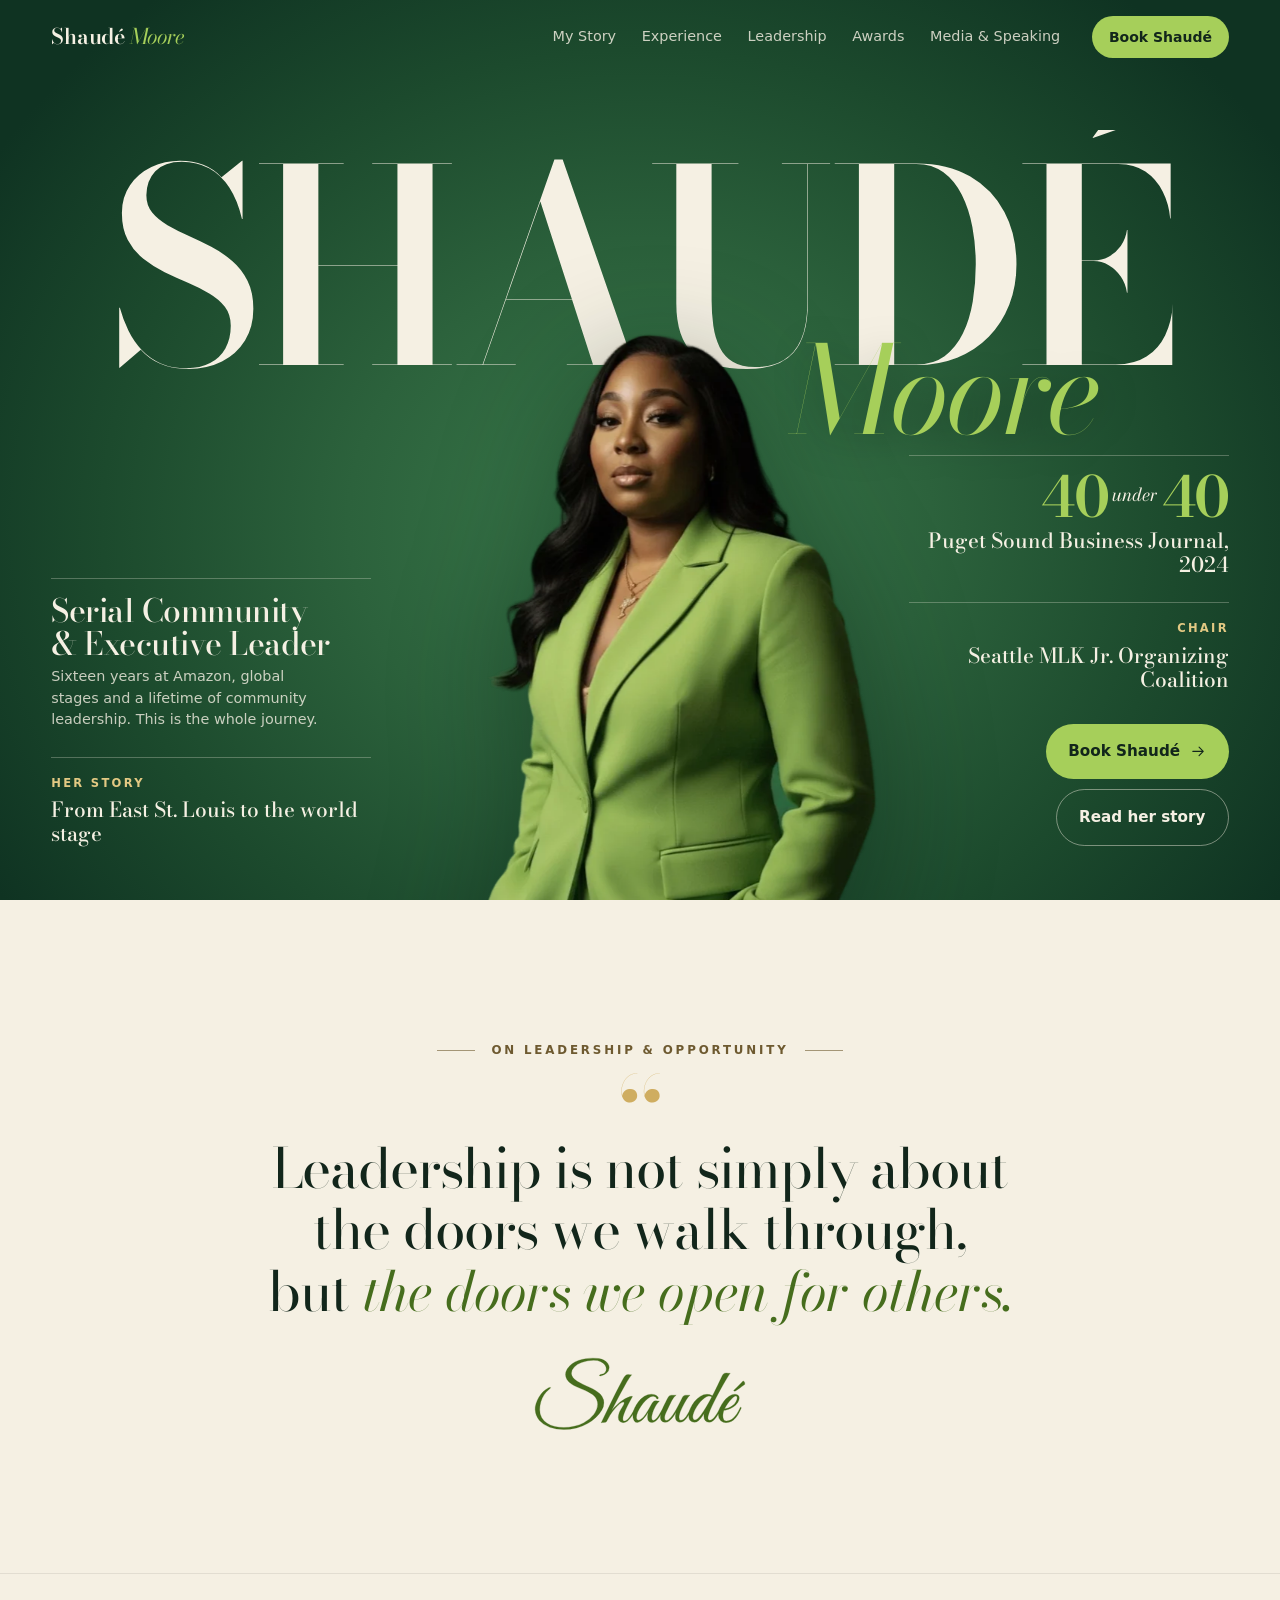
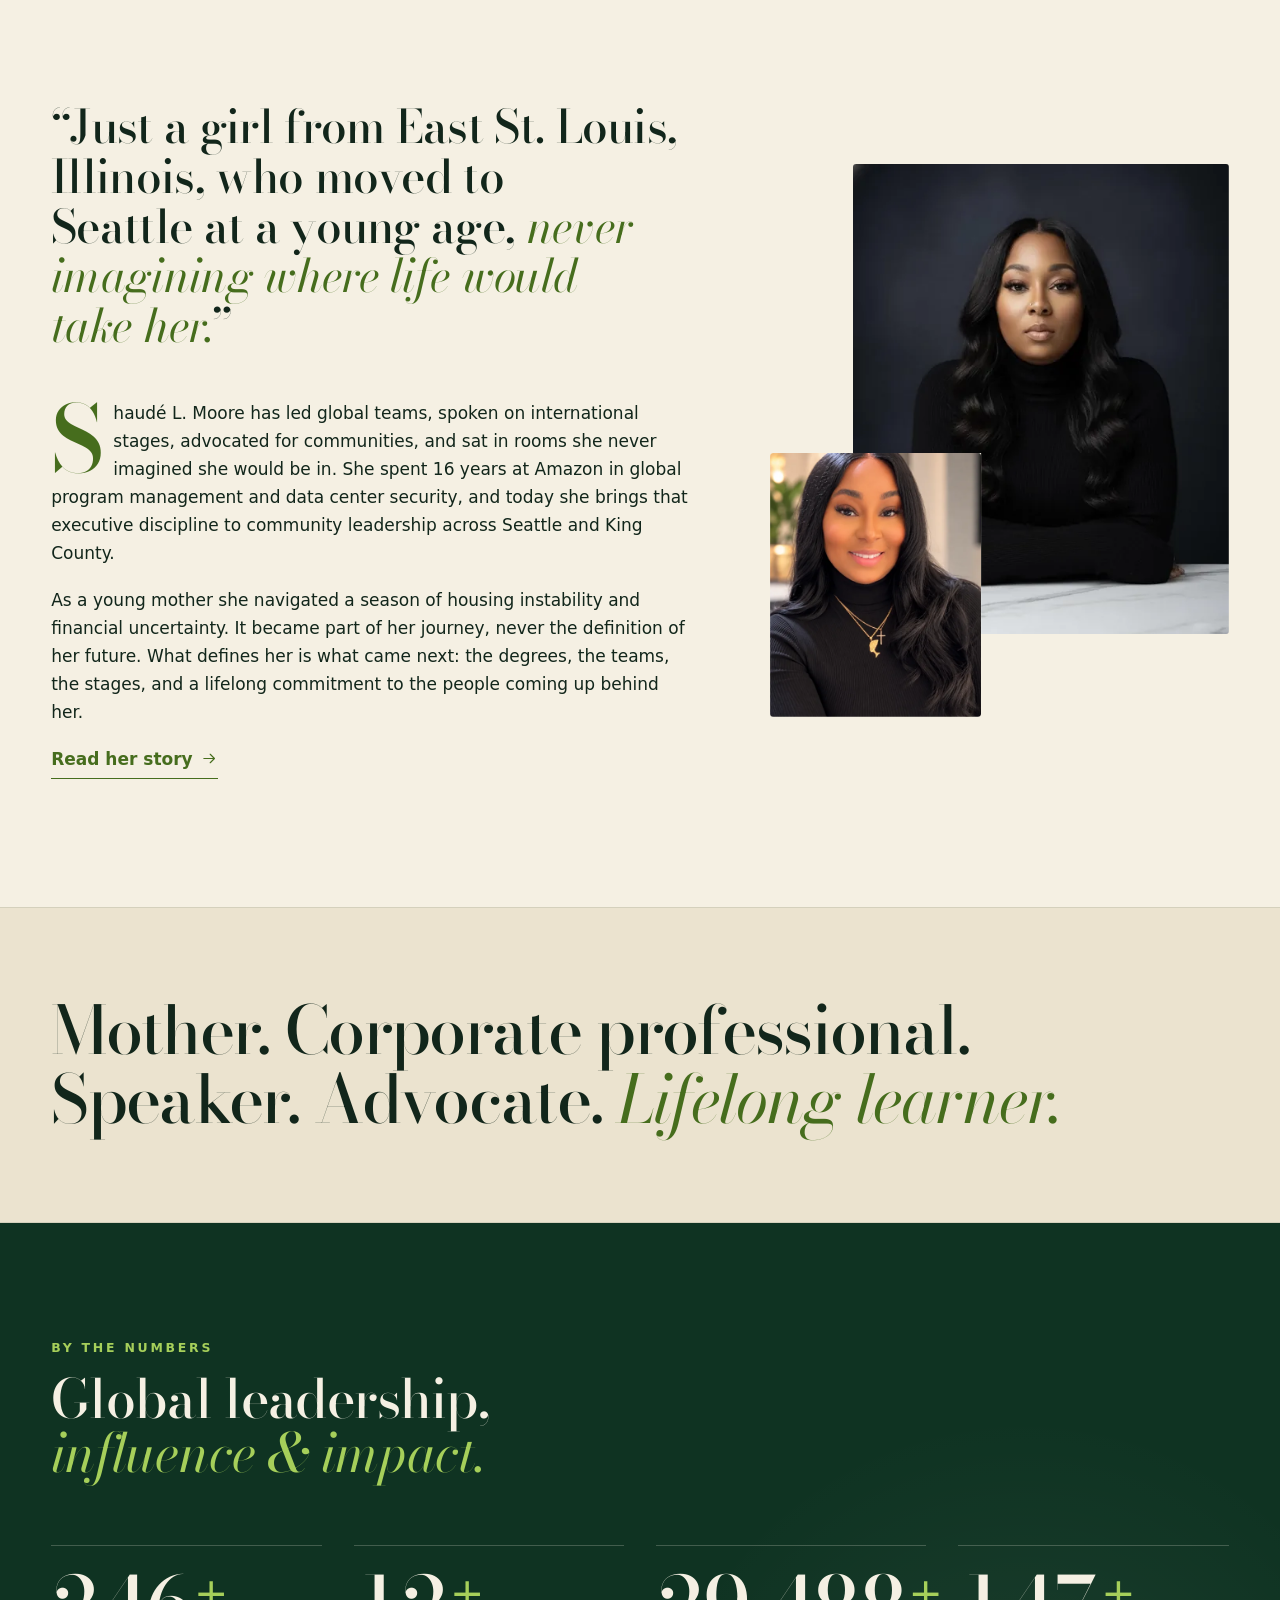
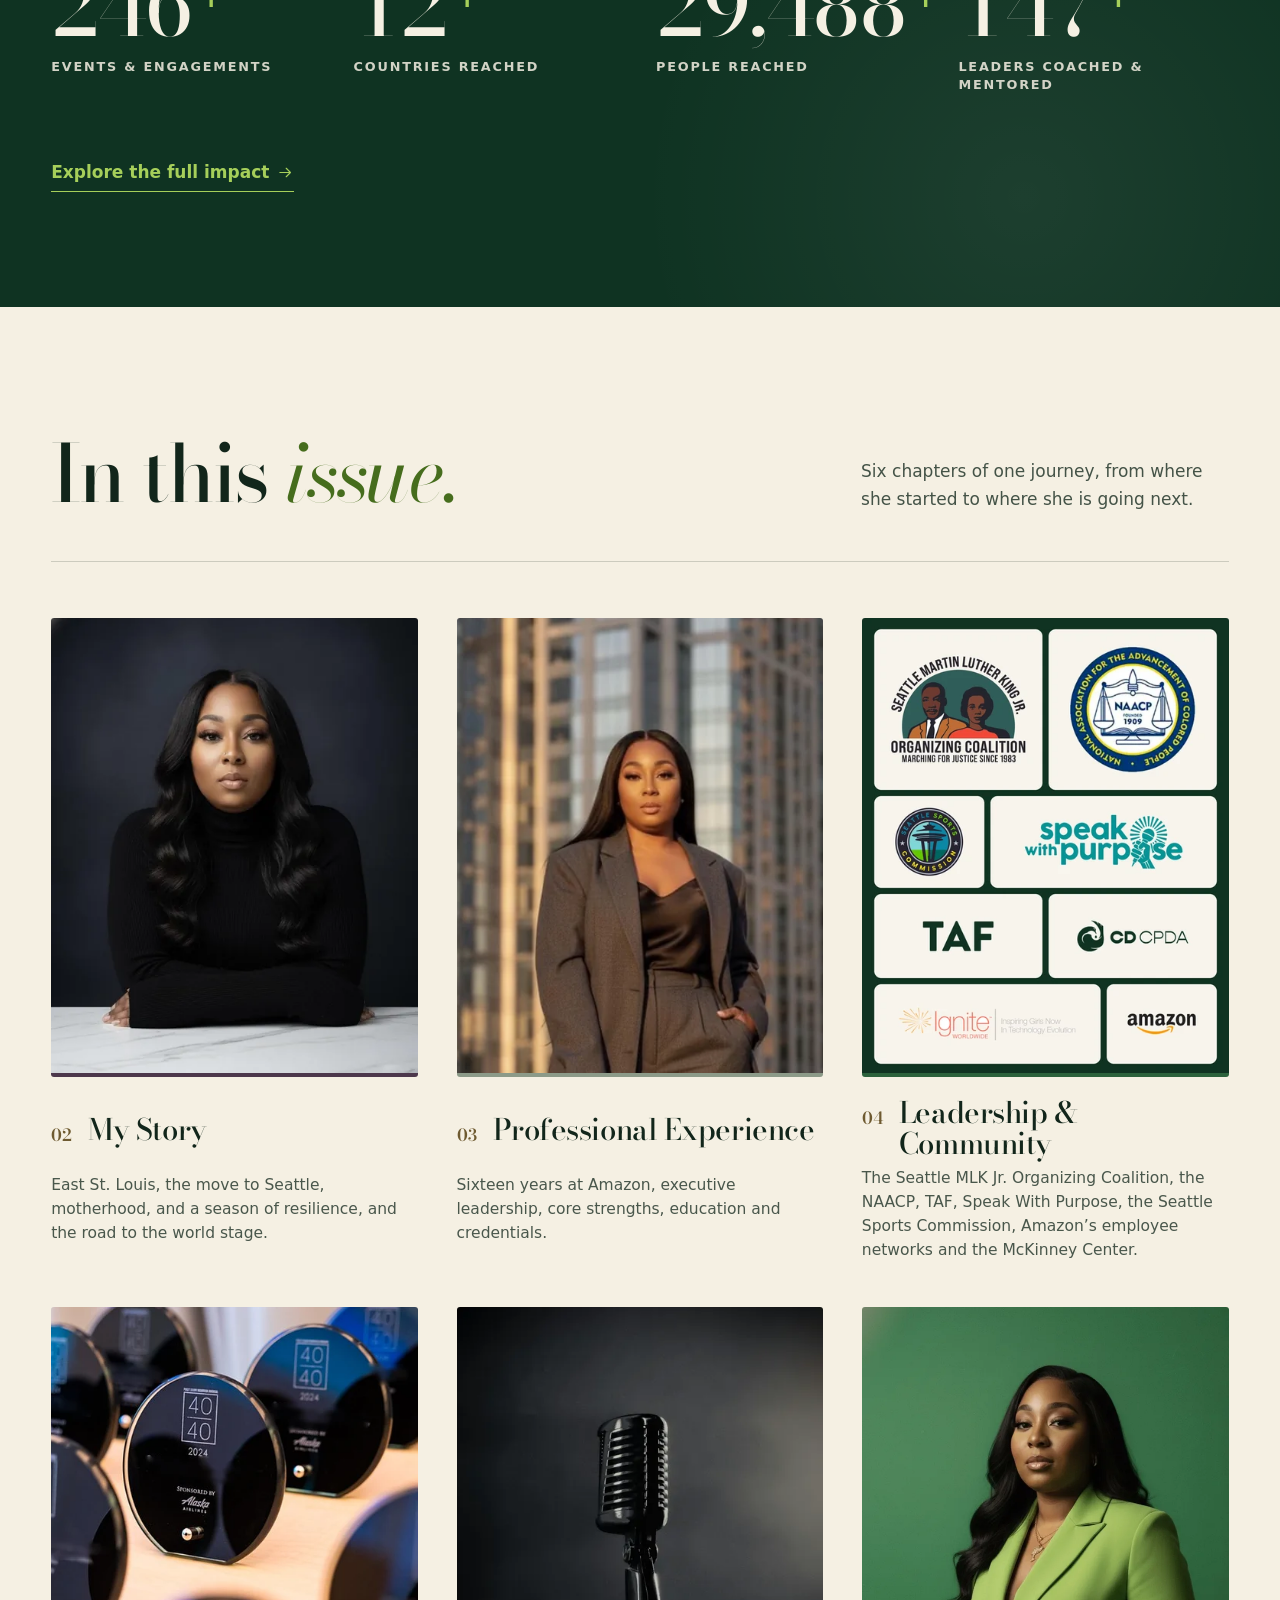
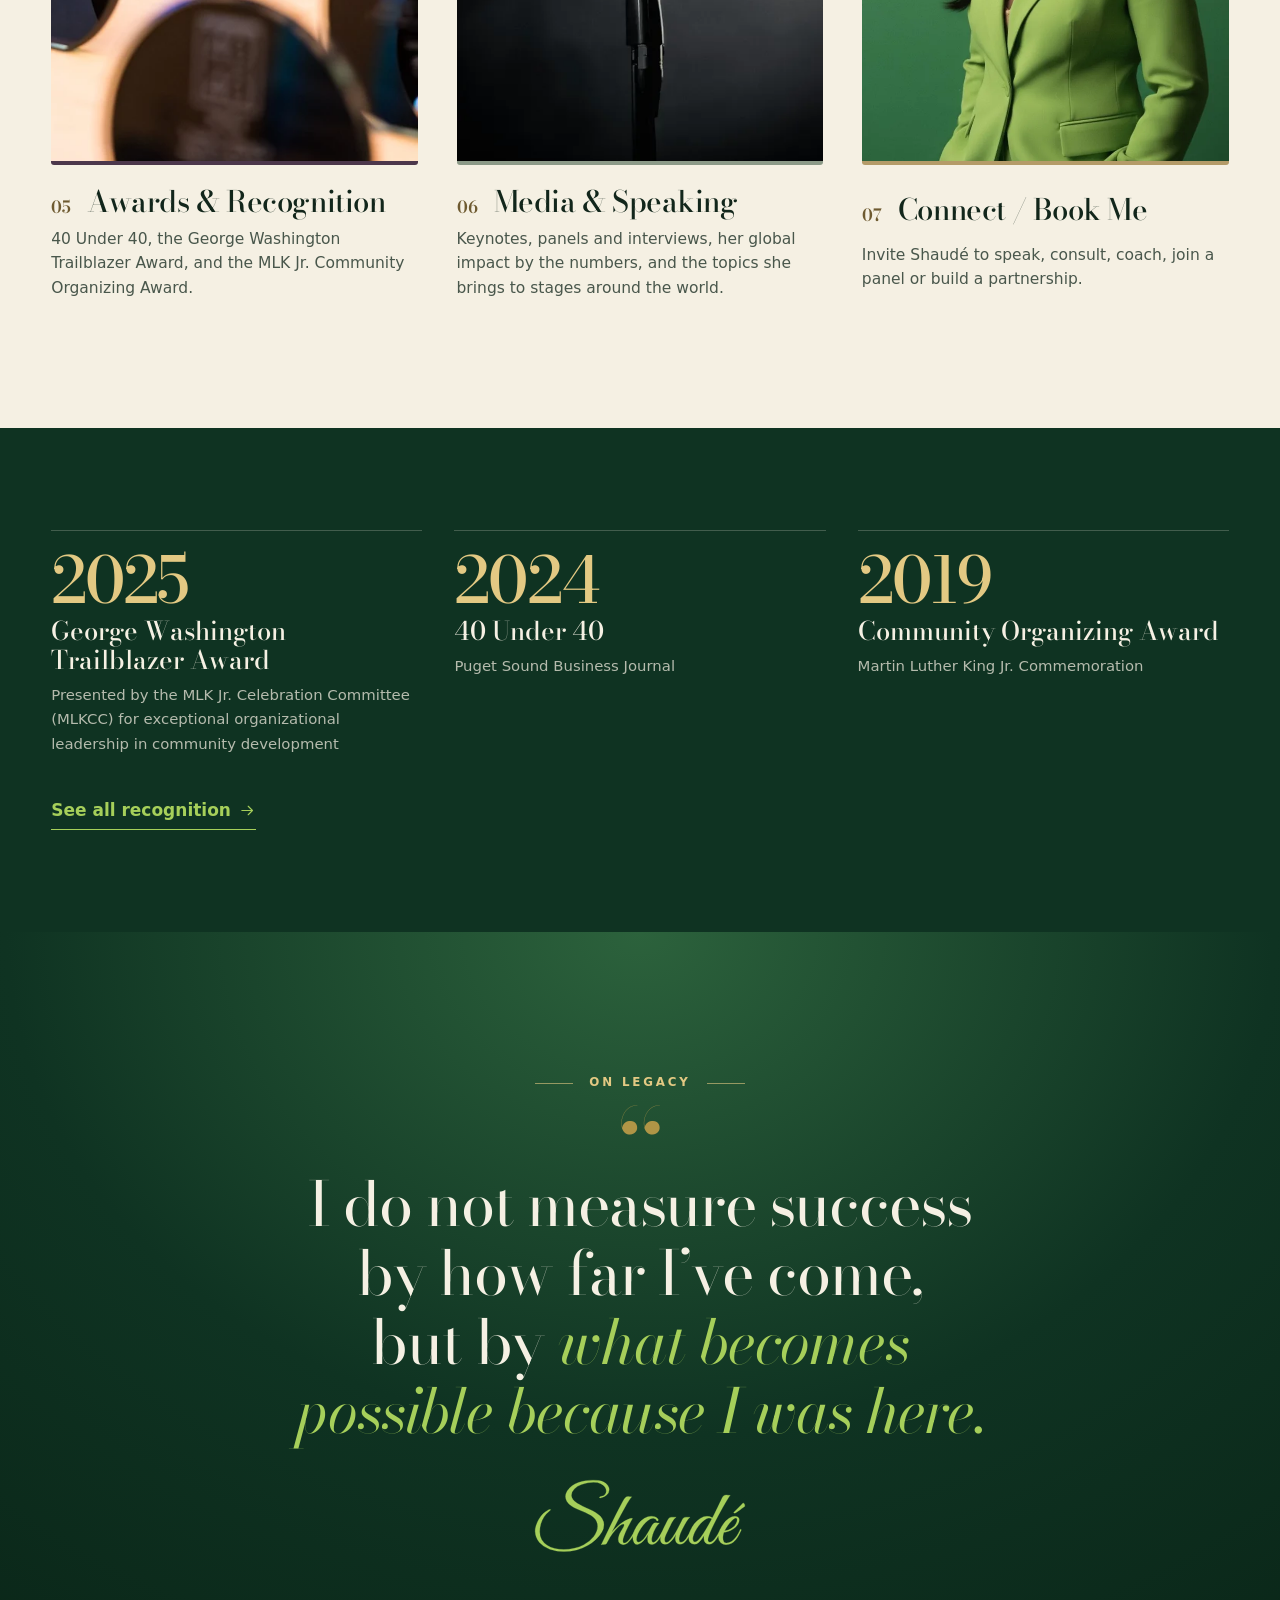
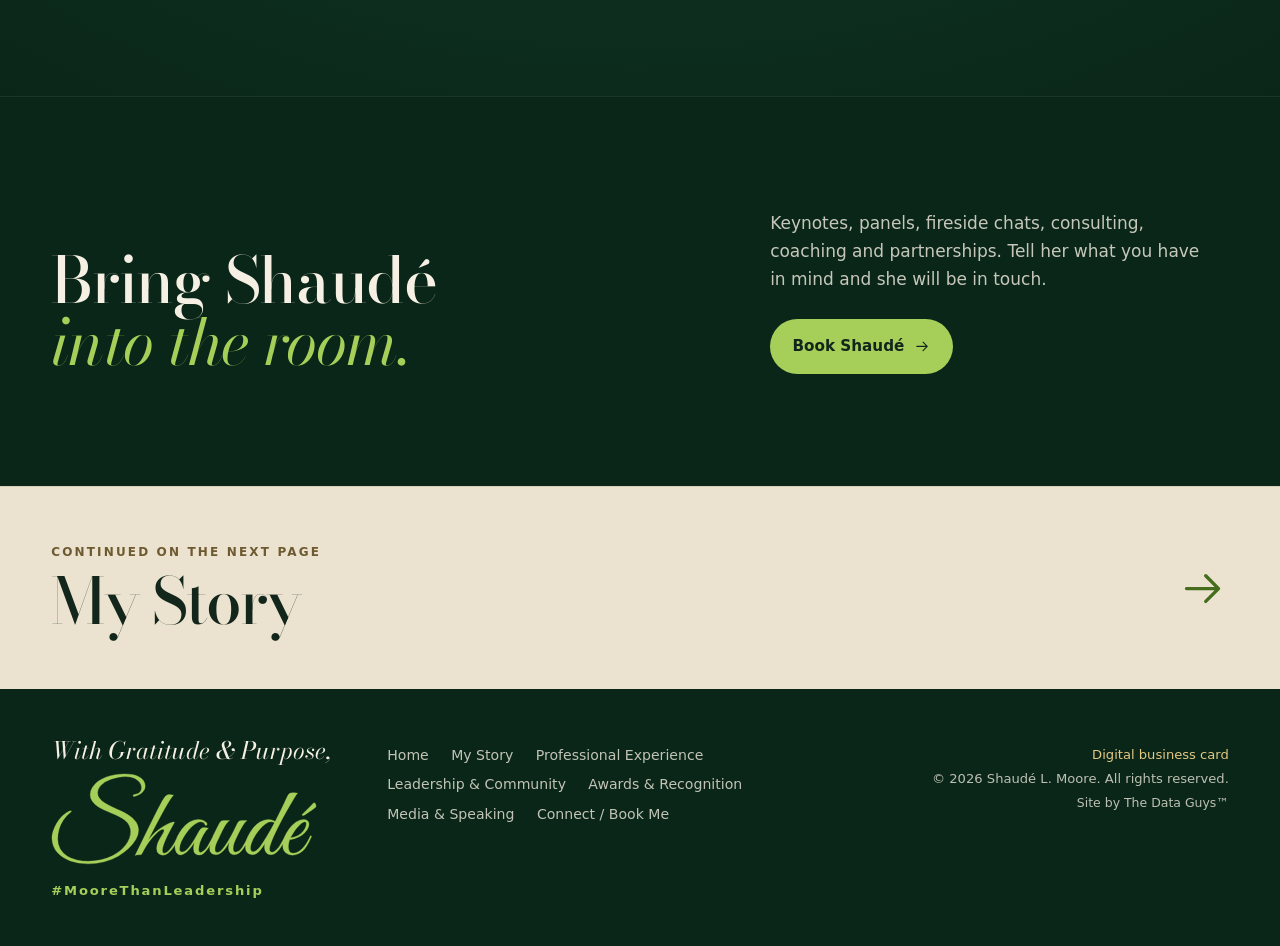
<file: index.html>
<!doctype html>
<html lang="en">
<head>
<meta charset="utf-8">
<meta name="viewport" content="width=device-width, initial-scale=1">
<title>Shaudé Moore | Serial Community &amp; Executive Leader</title>
<meta name="description" content="Seattle executive leader, speaker and advocate. 16 years at Amazon, Chair of the Seattle MLK Jr. Organizing Coalition and a PSBJ 40 Under 40 honoree.">
<meta name="author" content="Shaudé L. Moore">
<meta name="robots" content="index, follow, max-image-preview:large, max-snippet:-1">
<link rel="canonical" href="https://shaudemoore.com/">
<meta property="og:locale" content="en_US">
<meta property="og:title" content="Shaudé Moore | Serial Community &amp; Executive Leader">
<meta property="og:description" content="Seattle executive leader, speaker and advocate. 16 years at Amazon, Chair of the Seattle MLK Jr. Organizing Coalition and a PSBJ 40 Under 40 honoree.">
<meta property="og:image" content="https://shaudemoore.com/img/og.jpg">
<meta property="og:image:width" content="1200">
<meta property="og:image:height" content="630">
<meta property="og:image:alt" content="Shaudé Moore, Serial Community &amp; Executive Leader">
<meta property="og:site_name" content="Shaudé Moore">
<meta property="og:url" content="https://shaudemoore.com/">
<meta name="twitter:title" content="Shaudé Moore | Serial Community &amp; Executive Leader">
<meta name="twitter:description" content="Seattle executive leader, speaker and advocate. 16 years at Amazon, Chair of the Seattle MLK Jr. Organizing Coalition and a PSBJ 40 Under 40 honoree.">
<meta name="twitter:image" content="https://shaudemoore.com/img/og.jpg">
<meta property="og:type" content="profile">
<meta name="twitter:card" content="summary_large_image">
<meta name="twitter:image:alt" content="Shaudé Moore, Serial Community &amp; Executive Leader">
<meta property="profile:first_name" content="Shaudé">
<meta property="profile:last_name" content="Moore">
<meta name="theme-color" content="#0f3322">
<link rel="icon" href="favicon.svg" type="image/svg+xml">
<link rel="icon" href="favicon-48.png" sizes="48x48" type="image/png">
<link rel="apple-touch-icon" href="apple-touch-icon.png">
<link rel="manifest" href="site.webmanifest">
<link rel="preconnect" href="https://fonts.googleapis.com">
<link rel="preconnect" href="https://fonts.gstatic.com" crossorigin>
<link href="https://fonts.googleapis.com/css2?family=Bodoni+Moda:ital,opsz,wght@0,6..96,400..900;1,6..96,400..900&display=swap" rel="stylesheet">
<link href="https://api.fontshare.com/v2/css?f[]=general-sans@400,500,600&display=swap" rel="stylesheet">
<link rel="preload" as="image" href="img/cover-cut-1100.webp" type="image/webp">
<link rel="stylesheet" href="styles.css">
<script>document.documentElement.classList.add('js')</script>
<script type="application/ld+json">{"@context": "https://schema.org", "@graph": [{"@type": "WebSite", "@id": "https://shaudemoore.com/#website", "url": "https://shaudemoore.com/", "name": "Shaudé Moore", "inLanguage": "en-US", "publisher": {"@id": "https://shaudemoore.com/#shaude"}}, {"@type": "Person", "@id": "https://shaudemoore.com/#shaude", "name": "Shaudé L. Moore", "alternateName": ["Shaudé Moore", "Shaude Moore", "Shaude L. Moore"], "givenName": "Shaudé", "familyName": "Moore", "honorificSuffix": "BSHS, MBA", "jobTitle": "Serial Community & Executive Leader", "url": "https://shaudemoore.com/", "image": "https://shaudemoore.com/img/shaude-portrait.webp", "birthPlace": "East St. Louis, Illinois", "address": {"@type": "PostalAddress", "addressLocality": "Seattle", "addressRegion": "WA", "addressCountry": "US"}, "worksFor": {"@type": "Organization", "name": "Central District Community Preservation and Development Authority"}, "memberOf": [{"@type": "Organization", "name": "Seattle MLK Jr. Organizing Coalition"}, {"@type": "Organization", "name": "Seattle King County NAACP"}, {"@type": "Organization", "name": "Seattle Sports Commission"}, {"@type": "Organization", "name": "Technology Access Foundation"}, {"@type": "Organization", "name": "Speak With Purpose"}, {"@type": "Organization", "name": "UNCF Seattle Leadership Council"}, {"@type": "Organization", "name": "Year Up United Black Opportunity Alliance"}], "alumniOf": [{"@type": "EducationalOrganization", "name": "University of Phoenix"}, {"@type": "EducationalOrganization", "name": "Grand Canyon University"}, {"@type": "EducationalOrganization", "name": "Cornell University"}], "knowsAbout": ["Executive leadership", "Grant writing", "Resource development", "Community organizing", "Employee resource groups", "Corporate and community partnership", "Public speaking", "Diversity and inclusion"], "award": ["Puget Sound Business Journal 40 Under 40 (2024)", "George Washington Trailblazer Award (2025)", "Martin Luther King Jr. Commemoration Community Organizing Award (2019)"], "sameAs": ["https://www.linkedin.com/in/shaude-moore-edd-candidate-0b251350"]}, {"@type": "ProfilePage", "@id": "https://shaudemoore.com/#page", "url": "https://shaudemoore.com/", "name": "Shaudé Moore | Serial Community & Executive Leader", "description": "Seattle executive leader, speaker and advocate. 16 years at Amazon, Chair of the Seattle MLK Jr. Organizing Coalition and a PSBJ 40 Under 40 honoree.", "mainEntity": {"@id": "https://shaudemoore.com/#shaude"}, "isPartOf": {"@id": "https://shaudemoore.com/#website"}}]}</script>
</head>
<body data-theme="home">
<svg width="0" height="0" style="position:absolute" aria-hidden="true">
  <symbol id="arr" viewBox="0 0 24 24"><path d="M7 17 17 7M9 7h8v8" fill="none" stroke="currentColor" stroke-width="1.6" stroke-linecap="round" stroke-linejoin="round"/></symbol>
  <symbol id="arr-r" viewBox="0 0 24 24"><path d="M4 12h15M13 6l6 6-6 6" fill="none" stroke="currentColor" stroke-width="1.6" stroke-linecap="round" stroke-linejoin="round"/></symbol>
</svg>
<a class="skip" href="#main">Skip to content</a>
<div class="progress" aria-hidden="true"><span></span></div>

<header class="bar" id="bar">
  <a href="index.html" class="bar__mark" aria-label="Shaudé Moore, home">Shaudé <em>Moore</em></a>
  <nav class="bar__nav" aria-label="Primary"><a href="story.html">My Story</a><a href="experience.html">Experience</a><a href="leadership.html">Leadership</a><a href="awards.html">Awards</a><a href="media.html">Media &amp; Speaking</a></nav>
  <a href="connect.html" class="bar__cta">Book Shaudé</a>
  <button class="bar__menu" aria-expanded="false" aria-controls="menu"><span class="sr">Open menu</span><i></i><i></i></button>
</header>

<div class="menu" id="menu" hidden>
  <nav aria-label="Mobile"><a href="index.html" aria-current=page><span>01</span>Home</a><a href="story.html"><span>02</span>My Story</a><a href="experience.html"><span>03</span>Professional Experience</a><a href="leadership.html"><span>04</span>Leadership &amp; Community</a><a href="awards.html"><span>05</span>Awards &amp; Recognition</a><a href="media.html"><span>06</span>Media &amp; Speaking</a><a href="connect.html"><span>07</span>Connect / Book Me</a></nav>
  <p>Mother. Executive. Speaker. Advocate. Lifelong learner.</p>
</div>

<main id="main">

<section class="cover" id="top" aria-label="Introduction">

  <h1 class="cover__mast" aria-label="Shaudé Moore">
    <span class="mast" aria-hidden="true"><span>S</span><span>H</span><span>A</span><span>U</span><span>D</span><span>É</span></span>
  </h1>

  <picture class="cover__fig">
    <source media="(max-width: 760px)" srcset="img/cover-cut-700.webp" type="image/webp">
    <img src="img/cover-cut-1100.webp" alt="Shaudé Moore in a lime green suit, smiling, standing against a green backdrop" width="1100" height="1783" fetchpriority="high">
  </picture>

  <p class="cover__surname" aria-hidden="true">Moore</p>

  <div class="cover__lines cover__lines--l">
    <a href="experience.html" class="cl cl--lead">
      <span class="cl__big">Serial Community &amp; Executive Leader</span>
      <span class="cl__sm">Sixteen years at Amazon, global stages and a lifetime of community leadership. This is the whole journey.</span>
    </a>
    <a href="story.html" class="cl">
      <span class="cl__k">Her story</span>
      <span class="cl__mid">From East St. Louis to the world stage</span>
    </a>
  </div>

  <div class="cover__lines cover__lines--r">
    <a href="awards.html" class="cl">
      <span class="cl__num">40<small>under</small>40</span>
      <span class="cl__mid">Puget Sound Business Journal, 2024</span>
    </a>
    <a href="leadership.html" class="cl">
      <span class="cl__k">Chair</span>
      <span class="cl__mid">Seattle MLK Jr. Organizing Coalition</span>
    </a>
    <div class="cover__ctas">
      <a href="connect.html" class="btn btn--lime">Book Shaudé <svg><use href="#arr-r"/></svg></a>
      <a href="story.html" class="btn btn--ghost">Read her story</a>
    </div>
  </div>
</section>

<section class="epi epi--open" aria-label="In her words: On leadership &amp; opportunity">
  <div class="wrap">
    <figure class="epi__f">
      <p class="epi__k rv">On leadership &amp; opportunity</p>
      <blockquote class="epi__q rv"><p>Leadership is not simply about the doors we walk through, but <em>the doors we open for others.</em></p></blockquote>
      <figcaption class="epi__by rv"><svg class="sig" viewBox="7 -858 2753 990" role="img" aria-label="Shaudé"><defs><mask id="sq-h1" maskUnits="userSpaceOnUse" x="7" y="-858" width="2753" height="990"><g fill="none" stroke="#fff" stroke-width="103" stroke-linecap="round" stroke-linejoin="round"><path d="M240.4 -443.1 L219.2 -431.8 L190.5 -410.6 L155.5 -374.3 L123.0 -328.1 L104.2 -290.6 L93.0 -260.6 L79.2 -205.6 L76.7 -156.9 L81.7 -115.6 L86.7 -96.9 L96.7 -70.6 L108.0 -50.6 L129.2 -23.1 L149.2 -3.2 L186.7 24.3 L229.2 45.6 L282.9 63.1 L351.7 75.6 L425.4 78.1 L485.4 74.3 L554.1 61.8 L625.4 40.6 L692.9 9.3 L747.9 -26.9 L796.6 -69.4 L830.3 -109.4 L859.1 -156.9 L872.8 -195.6 L880.3 -241.9 L880.3 -256.9 L872.8 -290.6 L861.6 -315.6 L845.3 -339.3 L820.3 -364.3 L785.3 -389.3 L754.1 -406.8 L622.9 -465.6 L562.9 -495.6 L524.1 -521.8 L505.4 -539.3 L492.9 -554.3 L481.6 -574.3 L476.7 -588.0 L472.9 -609.3 L480.4 -651.8 L489.1 -676.8 L505.4 -701.8 L537.9 -733.0 L571.6 -755.5 L622.9 -778.0 L681.6 -794.3 L750.4 -804.3 L826.6 -804.3 L859.1 -799.3 L894.1 -788.0 L931.6 -765.5 L955.3 -739.3 L965.3 -720.5 L970.3 -703.0 L970.3 -688.0 L965.3 -661.8 L950.3 -635.5 L927.8 -616.8 L915.3 -610.5 L875.3 -598.0" pathLength="1" style="--d:0s;--t:0.799s"/><path d="M889.1 4.3 L910.3 -10.6 L925.3 -18.1 L931.6 -24.4 L966.6 -93.1 L996.6 -145.6" pathLength="1" style="--d:0.735s;--t:0.054s"/><path d="M997.8 -145.6 L1002.8 -140.6 L1014.1 -141.9" pathLength="1" style="--d:0.785s;--t:0.04s"/><path d="M997.8 -146.9 L1002.8 -173.1 L1035.3 -239.4 L1122.8 -410.6 L1192.8 -538.1 L1219.0 -576.8 L1231.5 -589.3 L1275.3 -605.5" pathLength="1" style="--d:0.822s;--t:0.157s"/><path d="M1015.3 -143.1 L1020.3 -149.4" pathLength="1" style="--d:0.966s;--t:0.04s"/><path d="M1016.6 -141.9 L1027.8 -145.6 L1064.0 -189.4 L1100.3 -225.6 L1145.3 -260.6 L1157.8 -266.9 L1191.5 -274.4 L1201.5 -273.1 L1209.0 -265.6" pathLength="1" style="--d:1.003s;--t:0.07s"/><path d="M1020.3 -150.6 L1021.6 -151.9 L1021.6 -149.4" pathLength="1" style="--d:1.068s;--t:0.04s"/><path d="M1209.0 -265.6 L1199.0 -218.1 L1155.3 -133.1 L1140.3 -91.9 L1136.5 -61.9 L1141.5 -39.4 L1150.3 -19.4 L1156.5 -13.1 L1166.5 -8.1 L1184.0 -8.1 L1205.3 -14.4 L1220.3 -24.4 L1246.5 -50.6 L1286.5 -106.9 L1305.3 -115.6 L1312.8 -115.6 L1315.3 -113.1" pathLength="1" style="--d:1.104s;--t:0.137s"/><path d="M1209.0 -265.6 L1260.3 -315.6 L1274.0 -325.6 L1286.5 -330.6" pathLength="1" style="--d:1.23s;--t:0.04s"/><path d="M1315.3 -111.9 L1314.0 -84.4 L1321.5 -38.1 L1325.3 -29.4 L1332.8 -20.6 L1345.2 -14.4 L1354.0 -14.4 L1380.2 -20.6 L1410.2 -40.6 L1445.2 -78.1 L1481.5 -130.6 L1499.0 -138.1 L1506.5 -138.1 L1512.7 -131.9" pathLength="1" style="--d:1.267s;--t:0.095s"/><path d="M1316.5 -113.1 L1335.3 -160.6 L1354.0 -196.9 L1374.0 -228.1 L1404.0 -266.9 L1434.0 -296.8 L1466.5 -321.8 L1507.7 -341.8 L1524.0 -345.6 L1545.2 -345.6 L1564.0 -343.1 L1581.5 -336.8 L1600.2 -320.6 L1605.2 -311.8 L1604.0 -308.1" pathLength="1" style="--d:1.354s;--t:0.12s"/><path d="M1512.7 -131.9 L1505.2 -69.4 L1506.5 -53.1 L1511.5 -31.9 L1517.7 -21.9 L1525.2 -15.6 L1535.2 -11.9 L1565.2 -16.9 L1581.5 -26.9 L1607.7 -54.4 L1640.2 -104.4 L1653.9 -110.6" pathLength="1" style="--d:1.465s;--t:0.084s"/><path d="M1512.7 -131.9 L1542.7 -196.9 L1571.5 -244.4 L1587.7 -259.4 L1628.9 -271.9" pathLength="1" style="--d:1.543s;--t:0.055s"/><path d="M1648.9 -103.1 L1647.7 -101.9 L1650.2 -101.9" pathLength="1" style="--d:1.593s;--t:0.04s"/><path d="M1650.2 -103.1 L1655.2 -109.4" pathLength="1" style="--d:1.63s;--t:0.04s"/><path d="M1656.4 -110.6 L1662.7 -113.1 L1672.7 -111.9" pathLength="1" style="--d:1.667s;--t:0.04s"/><path d="M1673.9 -110.6 L1670.2 -61.9 L1677.7 -34.4 L1690.2 -18.1 L1701.4 -13.1 L1713.9 -13.1 L1736.4 -18.1 L1762.7 -35.6 L1792.7 -68.1 L1833.9 -129.4" pathLength="1" style="--d:1.704s;--t:0.084s"/><path d="M1673.9 -111.9 L1706.4 -183.1 L1772.7 -313.1 L1790.2 -329.3 L1841.4 -345.6" pathLength="1" style="--d:1.781s;--t:0.086s"/><path d="M1835.2 -130.6 L1836.4 -133.1 L1855.2 -141.9 L1862.7 -141.9 L1865.2 -139.4" pathLength="1" style="--d:1.861s;--t:0.04s"/><path d="M1835.2 -129.4 L1841.4 -124.4 L1861.4 -124.4" pathLength="1" style="--d:1.898s;--t:0.04s"/><path d="M1862.7 -123.1 L1856.4 -74.4 L1861.4 -41.9 L1866.4 -30.6 L1875.2 -20.6 L1890.2 -14.4 L1915.1 -16.9 L1941.4 -29.4 L1971.4 -60.6 L1998.9 -103.1 L2017.6 -111.9 L2025.1 -111.9 L2028.9 -108.1" pathLength="1" style="--d:1.934s;--t:0.087s"/><path d="M1862.7 -124.4 L1865.2 -139.4" pathLength="1" style="--d:2.015s;--t:0.04s"/><path d="M1865.2 -139.4 L1948.9 -306.8 L1968.9 -328.1 L2017.6 -345.6" pathLength="1" style="--d:2.051s;--t:0.077s"/><path d="M2030.1 -106.9 L2028.9 -88.1 L2031.4 -65.6 L2035.1 -49.4 L2042.6 -33.1 L2052.6 -23.1 L2060.1 -19.4 L2086.4 -18.1 L2100.1 -20.6 L2112.6 -26.9 L2133.9 -43.1 L2155.1 -66.9 L2192.6 -120.6 L2218.8 -131.9 L2225.1 -131.9 L2227.6 -129.4" pathLength="1" style="--d:2.122s;--t:0.09s"/><path d="M2030.1 -108.1 L2051.4 -165.6 L2068.9 -199.4 L2091.4 -234.4 L2121.4 -271.9 L2145.1 -295.6 L2176.4 -320.6 L2205.1 -336.8 L2226.3 -344.3 L2255.1 -345.6 L2273.8 -343.1 L2303.8 -331.8 L2318.8 -316.8" pathLength="1" style="--d:2.205s;--t:0.12s"/><path d="M2227.6 -128.1 L2223.8 -71.9 L2230.1 -40.6 L2240.1 -23.1 L2252.6 -15.6 L2258.8 -14.4 L2283.8 -16.9 L2302.6 -24.4 L2338.8 -59.4 L2357.6 -85.6 L2375.1 -115.6 L2398.8 -126.9 L2405.1 -126.9 L2410.1 -121.9" pathLength="1" style="--d:2.315s;--t:0.095s"/><path d="M2228.8 -129.4 L2261.3 -196.9 L2316.3 -301.8 L2318.8 -315.6" pathLength="1" style="--d:2.402s;--t:0.059s"/><path d="M2320.1 -316.8 L2326.3 -321.8 L2452.6 -566.8 L2468.8 -591.8 L2486.3 -608.0 L2531.3 -625.5" pathLength="1" style="--d:2.457s;--t:0.11s"/><path d="M2411.3 -120.6 L2411.3 -93.1 L2415.1 -68.1 L2422.6 -43.1 L2435.1 -25.6 L2446.3 -15.6 L2465.1 -8.1 L2490.0 -6.9 L2515.0 -10.6 L2536.3 -18.1 L2561.3 -33.1 L2573.8 -43.1 L2601.3 -71.9 L2636.3 -124.4 L2665.0 -181.9 L2665.0 -188.1" pathLength="1" style="--d:2.558s;--t:0.122s"/><path d="M2411.3 -121.9 L2427.6 -171.9 L2430.1 -176.9 L2435.1 -179.4" pathLength="1" style="--d:2.67s;--t:0.04s"/><path d="M2436.3 -180.6 L2438.8 -195.6 L2463.8 -238.1 L2496.3 -280.6 L2530.0 -314.3 L2560.0 -335.6 L2586.3 -346.8 L2610.0 -345.6 L2622.5 -340.6 L2626.3 -336.8 L2630.0 -330.6 L2633.8 -310.6 L2628.8 -283.1 L2616.3 -258.1 L2601.3 -236.9 L2570.0 -206.9 L2550.0 -193.1 L2532.5 -184.4 L2480.0 -166.9 L2451.3 -164.4 L2436.3 -179.4" pathLength="1" style="--d:2.707s;--t:0.165s"/><path d="M2583.8 -405.6 L2588.8 -405.6 L2608.8 -420.6 L2680.0 -480.6 L2698.8 -498.1 L2700.0 -510.6" pathLength="1" style="--d:2.859s;--t:0.046s"/></g></mask></defs><path class="sig__ink" d="M413 92Q315 92 233.5 63.0Q152 34 102.0 -22.5Q52 -79 47 -162Q45 -196 58.0 -237.0Q71 -278 94.5 -318.5Q118 -359 150.5 -391.5Q183 -424 220 -441Q223 -443 229.5 -444.0Q236 -445 239 -445Q245 -445 245 -442Q245 -437 230 -426Q188 -393 161 -350Q133 -307 119.0 -258.0Q105 -209 105 -159Q105 -100 130.5 -57.5Q156 -15 199.0 12.5Q242 40 297.0 53.0Q352 66 412 66Q479 66 544.5 51.0Q610 36 664 8Q747 -36 795.5 -101.0Q844 -166 844 -230Q844 -264 829.5 -295.0Q815 -326 783 -351Q759 -370 724.5 -387.0Q690 -404 651.5 -420.0Q613 -436 576.0 -452.5Q539 -469 511 -488Q471 -515 452.5 -546.0Q434 -577 434 -608Q434 -645 455.5 -680.0Q477 -715 514.5 -743.5Q552 -772 599 -788Q640 -802 688.5 -810.0Q737 -818 784 -818Q823 -818 858.5 -812.5Q894 -807 921 -793Q955 -777 973.0 -750.5Q991 -724 991 -695Q991 -655 955 -625Q942 -615 926.0 -606.5Q910 -598 888 -592Q884 -591 879 -591Q867 -591 867 -598Q867 -602 873.5 -606.5Q880 -611 893 -612Q923 -616 938.5 -635.0Q954 -654 954 -679Q954 -705 936.5 -730.5Q919 -756 883.0 -773.5Q847 -791 791 -791Q759 -791 720.5 -784.0Q682 -777 637 -761Q582 -742 545.5 -705.0Q509 -668 509 -626Q509 -600 526.5 -573.5Q544 -547 583 -523Q616 -503 658.0 -483.5Q700 -464 743.0 -444.5Q786 -425 821 -403Q876 -369 900.0 -330.0Q924 -291 924 -250Q924 -202 895.5 -153.5Q867 -105 821.0 -62.5Q775 -20 720 13Q656 51 575.5 71.5Q495 92 413 92ZM888 8Q930 -78 975.5 -172.5Q1021 -267 1069.0 -363.0Q1117 -459 1164 -546Q1181 -576 1195.5 -593.0Q1210 -610 1234 -610Q1243 -610 1255.0 -607.0Q1267 -604 1278 -606Q1265 -592 1242.5 -557.0Q1220 -522 1192.5 -473.0Q1165 -424 1134.5 -367.5Q1104 -311 1074.5 -253.5Q1045 -196 1020 -146Q1040 -172 1061.0 -195.0Q1082 -218 1102 -235Q1124 -255 1157.5 -277.0Q1191 -299 1224.5 -315.0Q1258 -331 1278 -331Q1285 -331 1288 -330Q1288 -330 1277.0 -310.0Q1266 -290 1249.5 -259.0Q1233 -228 1215.5 -192.0Q1198 -156 1185.0 -123.5Q1172 -91 1168 -70Q1165 -54 1165 -43Q1165 -27 1171.0 -21.5Q1177 -16 1184 -16Q1201 -16 1220.5 -33.5Q1240 -51 1259.0 -78.0Q1278 -105 1294.5 -135.5Q1311 -166 1321 -193Q1333 -193 1333 -184Q1322 -157 1305.5 -124.5Q1289 -92 1268.0 -63.0Q1247 -34 1222.0 -15.0Q1197 4 1169 4Q1149 4 1128.0 -10.0Q1107 -24 1107 -61Q1107 -72 1109.0 -84.5Q1111 -97 1116 -113Q1122 -133 1136.0 -157.5Q1150 -182 1172 -219Q1182 -236 1182 -246Q1182 -258 1170 -258Q1160 -258 1143.0 -248.0Q1126 -238 1100 -213Q1075 -189 1038.0 -143.0Q1001 -97 959 -14Q952 -1 943.5 -0.5Q935 0 921 1Q912 2 903.0 2.5Q894 3 888 8ZM1538 3Q1515 3 1497.5 -10.0Q1480 -23 1480 -63Q1480 -80 1482.5 -95.0Q1485 -110 1489 -127Q1480 -112 1464.0 -90.0Q1448 -68 1428.5 -47.0Q1409 -26 1388.5 -12.0Q1368 2 1350 2Q1324 2 1308.0 -21.5Q1292 -45 1292 -83Q1292 -124 1311.0 -171.0Q1330 -218 1363.0 -261.0Q1396 -304 1439.0 -331.0Q1482 -358 1529 -358Q1552 -358 1573.0 -350.5Q1594 -343 1610 -326Q1617 -319 1617 -310Q1617 -304 1612.0 -300.0Q1607 -296 1599 -298Q1588 -333 1552 -333Q1535 -333 1513 -322Q1486 -308 1455.5 -277.5Q1425 -247 1398.5 -208.5Q1372 -170 1355.0 -131.0Q1338 -92 1338 -60Q1338 -27 1363 -27Q1385 -27 1408.5 -48.0Q1432 -69 1453.5 -100.5Q1475 -132 1493.0 -163.0Q1511 -194 1521 -213Q1536 -240 1549.0 -258.0Q1562 -276 1586 -276Q1597 -276 1608.0 -273.0Q1619 -270 1631 -272Q1601 -242 1578.5 -201.0Q1556 -160 1544.0 -120.5Q1532 -81 1532 -54Q1532 -24 1552 -24Q1568 -24 1586.5 -42.0Q1605 -60 1622.5 -87.5Q1640 -115 1655.0 -143.5Q1670 -172 1679 -193Q1684 -193 1687.5 -192.0Q1691 -191 1691 -184Q1690 -180 1687.5 -175.5Q1685 -171 1680 -160Q1672 -144 1658.0 -117.0Q1644 -90 1625.0 -62.5Q1606 -35 1584.0 -16.0Q1562 3 1538 3ZM1708 0Q1697 0 1681.5 -5.0Q1666 -10 1654.5 -23.5Q1643 -37 1643 -64Q1643 -90 1660.0 -124.0Q1677 -158 1690 -184Q1679 -184 1679 -193Q1680 -196 1688.0 -212.0Q1696 -228 1707.0 -250.0Q1718 -272 1728.5 -292.5Q1739 -313 1745 -324Q1757 -346 1783 -346H1845Q1828 -333 1814.5 -317.5Q1801 -302 1781 -261Q1781 -261 1774.0 -247.0Q1767 -233 1756.5 -211.5Q1746 -190 1735.5 -168.0Q1725 -146 1718 -131Q1705 -103 1701.0 -86.5Q1697 -70 1697 -56Q1697 -23 1719 -23Q1743 -23 1777 -62Q1805 -95 1832.0 -141.0Q1859 -187 1883.5 -236.0Q1908 -285 1927 -324Q1938 -346 1966 -346H2021Q1999 -328 1976.5 -292.0Q1954 -256 1927 -200Q1920 -185 1909.0 -162.0Q1898 -139 1889.5 -113.0Q1881 -87 1881 -61Q1881 -26 1906 -26Q1940 -26 1972.0 -73.0Q2004 -120 2035 -193Q2043 -193 2044.5 -192.0Q2046 -191 2047 -184Q2036 -157 2020.5 -125.5Q2005 -94 1985.5 -65.0Q1966 -36 1942.5 -18.0Q1919 0 1891 0Q1866 0 1850.0 -18.5Q1834 -37 1834 -71Q1834 -98 1844 -129Q1827 -99 1805.0 -69.0Q1783 -39 1758.0 -19.5Q1733 0 1708 0ZM2264 0Q2230 0 2214.0 -23.0Q2198 -46 2198 -77Q2198 -86 2199.0 -95.5Q2200 -105 2203 -115Q2189 -93 2170.5 -66.5Q2152 -40 2128.5 -20.5Q2105 -1 2076 -1Q2063 -1 2046.5 -7.0Q2030 -13 2017.5 -30.0Q2005 -47 2005 -80Q2005 -123 2024.0 -171.0Q2043 -219 2076.0 -261.5Q2109 -304 2151.0 -330.5Q2193 -357 2238 -357Q2274 -357 2306 -338Q2321 -366 2338.0 -400.5Q2355 -435 2372.0 -469.0Q2389 -503 2402.0 -531.5Q2415 -560 2422 -575Q2437 -610 2450.5 -619.5Q2464 -629 2483 -629Q2494 -629 2507.5 -626.5Q2521 -624 2534 -625Q2529 -620 2511.0 -592.0Q2493 -564 2467.0 -519.5Q2441 -475 2411.5 -422.0Q2382 -369 2353.5 -313.5Q2325 -258 2301.0 -207.0Q2277 -156 2263.0 -117.0Q2249 -78 2249 -58Q2249 -45 2255.0 -35.5Q2261 -26 2275 -26Q2294 -26 2314.0 -45.0Q2334 -64 2352.5 -92.5Q2371 -121 2385.5 -148.5Q2400 -176 2407 -193Q2419 -193 2419 -184Q2410 -163 2395.0 -132.0Q2380 -101 2360.0 -71.0Q2340 -41 2315.5 -20.5Q2291 0 2264 0ZM2083 -30Q2097 -30 2118.0 -45.5Q2139 -61 2163 -95Q2191 -135 2227.0 -195.0Q2263 -255 2298 -322Q2291 -328 2283.0 -331.0Q2275 -334 2261 -334Q2238 -334 2210.5 -314.5Q2183 -295 2155.5 -264.0Q2128 -233 2105.5 -197.0Q2083 -161 2069.5 -127.5Q2056 -94 2056 -70Q2056 -30 2083 -30ZM2479 4Q2442 4 2412.5 -20.0Q2383 -44 2383 -93Q2383 -134 2401.5 -180.0Q2420 -226 2450.5 -266.5Q2481 -307 2518.5 -332.5Q2556 -358 2594 -358Q2613 -358 2631.0 -347.0Q2649 -336 2649 -309Q2649 -284 2630.0 -254.0Q2611 -224 2576 -198Q2561 -187 2538.0 -177.0Q2515 -167 2492.0 -160.5Q2469 -154 2454 -154Q2449 -142 2444.5 -122.0Q2440 -102 2440 -81Q2440 -56 2450.0 -36.0Q2460 -16 2487 -16Q2520 -16 2548.5 -35.0Q2577 -54 2599.5 -83.0Q2622 -112 2638.0 -142.0Q2654 -172 2663 -193Q2675 -193 2675 -184Q2662 -156 2645.5 -123.0Q2629 -90 2606.5 -61.5Q2584 -33 2552.5 -14.5Q2521 4 2479 4ZM2461 -172Q2475 -172 2508.0 -182.5Q2541 -193 2568 -216Q2594 -239 2608.0 -266.5Q2622 -294 2622 -313Q2622 -335 2606 -335Q2594 -335 2573.0 -319.0Q2552 -303 2521 -265Q2502 -241 2485.0 -213.0Q2468 -185 2461 -172ZM2594 -397Q2587 -397 2582.0 -399.0Q2577 -401 2577 -406Q2608 -435 2638.0 -465.5Q2668 -496 2697 -527Q2705 -527 2712.5 -518.5Q2720 -510 2720 -485Q2711 -477 2694.0 -464.5Q2677 -452 2657.5 -438.0Q2638 -424 2620.5 -413.0Q2603 -402 2594 -397Z" mask="url(#sq-h1)"/></svg><span class="epi__n">Shaudé</span></figcaption>
    </figure>
  </div>
</section>

<section class="intro" aria-labelledby="intro-h">
  <div class="wrap intro__grid">
    <div class="intro__text">
      <h2 id="intro-h" class="intro__h rv">“Just a girl from East St. Louis, Illinois, who moved to Seattle at a young age, <em>never imagining where life would take her.</em>”</h2>
      <div class="intro__body rv">
        <p class="dropcap">Shaudé L. Moore has led global teams, spoken on international stages, advocated for communities, and sat in rooms she never imagined she would be in. She spent 16 years at Amazon in global program management and data center security, and today she brings that executive discipline to community leadership across Seattle and King County.</p>
        <p>As a young mother she navigated a season of housing instability and financial uncertainty. It became part of her journey, never the definition of her future. What defines her is what came next: the degrees, the teams, the stages, and a lifelong commitment to the people coming up behind her.</p>
        <a class="textlink" href="story.html">Read her story <svg><use href="#arr-r"/></svg></a>
      </div>
    </div>
    <div class="intro__photos">
      <figure class="intro__a rv-clip"><img src="img/studio-896.webp" srcset="img/studio-480.webp 480w, img/studio-896.webp 896w" sizes="(max-width: 760px) 60vw, 26vw" alt="Shaudé Moore in a black turtleneck, seated at a marble table against a dark studio backdrop" width="896" height="1152" loading="lazy"></figure>
      <figure class="intro__b rv-clip"><img src="img/smile-512.webp" alt="Shaudé Moore smiling in a black turtleneck and gold necklaces" width="512" height="640" loading="lazy"></figure>
    </div>
  </div>
</section>

<section class="roles" aria-label="Who she is">
  <div class="wrap">
    <p class="roles__line rv"><span>Mother.</span> <span>Corporate professional.</span> <span>Speaker.</span> <span>Advocate.</span> <span><em>Lifelong learner.</em></span></p>
  </div>
</section>

<section class="impact impact--teaser" aria-labelledby="it-h">
  <div class="wrap">
    <div class="impact__top">
      <p class="impact__kick rv">By the numbers</p>
      <h2 id="it-h" class="impact__h rv">Global leadership, <em>influence &amp; impact.</em></h2>
    </div>
    <ul class="mx-row"><li class="rv"><span class="mx__n"><span class="mx__v" data-metric="events" data-target="250">250</span><span class=mx__s>+</span></span><span class="mx__l">Events &amp; Engagements</span></li><li class="rv"><span class="mx__n"><span class="mx__v" data-metric="countries" data-target="12">12</span><span class=mx__s>+</span></span><span class="mx__l">Countries Reached</span></li><li class="rv"><span class="mx__n"><span class="mx__v" data-metric="people" data-target="30000">30,000</span><span class=mx__s>+</span></span><span class="mx__l">People Reached</span></li><li class="rv"><span class="mx__n"><span class="mx__v" data-metric="coached" data-target="150">150</span><span class=mx__s>+</span></span><span class="mx__l">Leaders Coached &amp; Mentored</span></li></ul>
    <a class="textlink rv" href="media.html#impact">Explore the full impact <svg><use href="#arr-r"/></svg></a>
  </div>
</section>


<section class="contents" aria-labelledby="contents-h">
  <div class="wrap">
    <div class="contents__head">
      <h2 id="contents-h" class="d-xl rv">In this <em>issue.</em></h2>
      <p class="rv">Six chapters of one journey, from where she started to where she is going next.</p>
    </div>
    <ol class="contents__list">
      <li class="rv"><a href="story.html" class="ct ct--plum"><span class="ct__n">02</span><span class="ct__t">My Story</span><span class="ct__d">East St. Louis, the move to Seattle, motherhood, and a season of resilience, and the road to the world stage.</span><img src="img/studio-480.webp" alt="Shaudé Moore seated in a black turtleneck in a dark studio" width="480" height="617" loading="lazy"></a></li>
      <li class="rv"><a href="experience.html" class="ct ct--sage"><span class="ct__n">03</span><span class="ct__t">Professional Experience</span><span class="ct__d">Sixteen years at Amazon, executive leadership, core strengths, education and credentials.</span><img src="img/city-480.webp" alt="Shaudé Moore in a brown suit among Seattle high-rises" width="480" height="524" loading="lazy"></a></li>
      <li class="rv"><a href="leadership.html" class="ct ct--green"><span class="ct__n">04</span><span class="ct__t">Leadership &amp; Community</span><span class="ct__d">The Seattle MLK Jr. Organizing Coalition, the NAACP, TAF, Speak With Purpose, the Seattle Sports Commission, Amazon’s employee networks and the McKinney Center.</span><img src="img/logos-480.webp" srcset="img/logos-480.webp 480w, img/logos-960.webp 960w" sizes="(max-width: 700px) 40vw, 30vw" alt="Logos of organizations Shaudé Moore serves, including the Seattle MLK Jr. Organizing Coalition, NAACP, Seattle Sports Commission, TAF, Speak With Purpose, CDCPDA, IGNITE and Amazon" width="480" height="600" loading="lazy" class="ct__img--logos"></a></li>
      <li class="rv"><a href="awards.html" class="ct ct--plum"><span class="ct__n">05</span><span class="ct__t">Awards &amp; Recognition</span><span class="ct__d">40 Under 40, the George Washington Trailblazer Award, and the MLK Jr. Community Organizing Award.</span><img src="img/award-480.webp" srcset="img/award-480.webp 480w, img/award-960.webp 540w" sizes="(max-width: 700px) 40vw, 30vw" alt="Puget Sound Business Journal 2024 40 Under 40 awards on display, honoree names removed for privacy" width="480" height="600" loading="lazy"></a></li>
      <li class="rv"><a href="media.html" class="ct ct--sage"><span class="ct__n">06</span><span class="ct__t">Media &amp; Speaking</span><span class="ct__d">Keynotes, panels and interviews, her global impact by the numbers, and the topics she brings to stages around the world.</span><img src="img/mic-480.webp" srcset="img/mic-480.webp 480w, img/mic-960.webp 960w" sizes="(max-width: 700px) 40vw, 30vw" alt="A stage microphone" width="480" height="600" loading="lazy"></a></li>
      <li class="rv"><a href="connect.html" class="ct ct--gold"><span class="ct__n">07</span><span class="ct__t">Connect / Book Me</span><span class="ct__d">Invite Shaudé to speak, consult, coach, join a panel or build a partnership.</span><img src="img/shaude-full-700.webp" alt="Shaudé Moore in a lime green suit, smiling" width="700" height="1135" loading="lazy"></a></li>
    </ol>
  </div>
</section>

<section class="honors-strip" aria-labelledby="hs-h">
  <div class="wrap">
    <h2 id="hs-h" class="sr">Selected honors</h2>
    <ul class="hs">
      <li class="rv"><span class="hs__y">2025</span><span class="hs__t">George Washington Trailblazer Award</span><span class="hs__s">Presented by the MLK Jr. Celebration Committee (MLKCC) for exceptional organizational leadership in community development</span></li>
      <li class="rv"><span class="hs__y">2024</span><span class="hs__t"><span class="num">40</span> Under <span class="num">40</span></span><span class="hs__s">Puget Sound Business Journal</span></li>
      <li class="rv"><span class="hs__y">2019</span><span class="hs__t">Community Organizing Award</span><span class="hs__s">Martin Luther King Jr. Commemoration</span></li>
    </ul>
    <a class="textlink rv" href="awards.html">See all recognition <svg><use href="#arr-r"/></svg></a>
  </div>
</section>

<section class="epi epi--legacy epi--end" aria-label="In her words: On legacy">
  <div class="wrap">
    <figure class="epi__f">
      <p class="epi__k rv">On legacy</p>
      <blockquote class="epi__q rv"><p>I do not measure success by how far I’ve come, but by <em>what becomes possible because I was here.</em></p></blockquote>
      <figcaption class="epi__by rv"><svg class="sig" viewBox="7 -858 2753 990" role="img" aria-label="Shaudé"><defs><mask id="sq-h2" maskUnits="userSpaceOnUse" x="7" y="-858" width="2753" height="990"><g fill="none" stroke="#fff" stroke-width="103" stroke-linecap="round" stroke-linejoin="round"><path d="M240.4 -443.1 L219.2 -431.8 L190.5 -410.6 L155.5 -374.3 L123.0 -328.1 L104.2 -290.6 L93.0 -260.6 L79.2 -205.6 L76.7 -156.9 L81.7 -115.6 L86.7 -96.9 L96.7 -70.6 L108.0 -50.6 L129.2 -23.1 L149.2 -3.2 L186.7 24.3 L229.2 45.6 L282.9 63.1 L351.7 75.6 L425.4 78.1 L485.4 74.3 L554.1 61.8 L625.4 40.6 L692.9 9.3 L747.9 -26.9 L796.6 -69.4 L830.3 -109.4 L859.1 -156.9 L872.8 -195.6 L880.3 -241.9 L880.3 -256.9 L872.8 -290.6 L861.6 -315.6 L845.3 -339.3 L820.3 -364.3 L785.3 -389.3 L754.1 -406.8 L622.9 -465.6 L562.9 -495.6 L524.1 -521.8 L505.4 -539.3 L492.9 -554.3 L481.6 -574.3 L476.7 -588.0 L472.9 -609.3 L480.4 -651.8 L489.1 -676.8 L505.4 -701.8 L537.9 -733.0 L571.6 -755.5 L622.9 -778.0 L681.6 -794.3 L750.4 -804.3 L826.6 -804.3 L859.1 -799.3 L894.1 -788.0 L931.6 -765.5 L955.3 -739.3 L965.3 -720.5 L970.3 -703.0 L970.3 -688.0 L965.3 -661.8 L950.3 -635.5 L927.8 -616.8 L915.3 -610.5 L875.3 -598.0" pathLength="1" style="--d:0s;--t:0.799s"/><path d="M889.1 4.3 L910.3 -10.6 L925.3 -18.1 L931.6 -24.4 L966.6 -93.1 L996.6 -145.6" pathLength="1" style="--d:0.735s;--t:0.054s"/><path d="M997.8 -145.6 L1002.8 -140.6 L1014.1 -141.9" pathLength="1" style="--d:0.785s;--t:0.04s"/><path d="M997.8 -146.9 L1002.8 -173.1 L1035.3 -239.4 L1122.8 -410.6 L1192.8 -538.1 L1219.0 -576.8 L1231.5 -589.3 L1275.3 -605.5" pathLength="1" style="--d:0.822s;--t:0.157s"/><path d="M1015.3 -143.1 L1020.3 -149.4" pathLength="1" style="--d:0.966s;--t:0.04s"/><path d="M1016.6 -141.9 L1027.8 -145.6 L1064.0 -189.4 L1100.3 -225.6 L1145.3 -260.6 L1157.8 -266.9 L1191.5 -274.4 L1201.5 -273.1 L1209.0 -265.6" pathLength="1" style="--d:1.003s;--t:0.07s"/><path d="M1020.3 -150.6 L1021.6 -151.9 L1021.6 -149.4" pathLength="1" style="--d:1.068s;--t:0.04s"/><path d="M1209.0 -265.6 L1199.0 -218.1 L1155.3 -133.1 L1140.3 -91.9 L1136.5 -61.9 L1141.5 -39.4 L1150.3 -19.4 L1156.5 -13.1 L1166.5 -8.1 L1184.0 -8.1 L1205.3 -14.4 L1220.3 -24.4 L1246.5 -50.6 L1286.5 -106.9 L1305.3 -115.6 L1312.8 -115.6 L1315.3 -113.1" pathLength="1" style="--d:1.104s;--t:0.137s"/><path d="M1209.0 -265.6 L1260.3 -315.6 L1274.0 -325.6 L1286.5 -330.6" pathLength="1" style="--d:1.23s;--t:0.04s"/><path d="M1315.3 -111.9 L1314.0 -84.4 L1321.5 -38.1 L1325.3 -29.4 L1332.8 -20.6 L1345.2 -14.4 L1354.0 -14.4 L1380.2 -20.6 L1410.2 -40.6 L1445.2 -78.1 L1481.5 -130.6 L1499.0 -138.1 L1506.5 -138.1 L1512.7 -131.9" pathLength="1" style="--d:1.267s;--t:0.095s"/><path d="M1316.5 -113.1 L1335.3 -160.6 L1354.0 -196.9 L1374.0 -228.1 L1404.0 -266.9 L1434.0 -296.8 L1466.5 -321.8 L1507.7 -341.8 L1524.0 -345.6 L1545.2 -345.6 L1564.0 -343.1 L1581.5 -336.8 L1600.2 -320.6 L1605.2 -311.8 L1604.0 -308.1" pathLength="1" style="--d:1.354s;--t:0.12s"/><path d="M1512.7 -131.9 L1505.2 -69.4 L1506.5 -53.1 L1511.5 -31.9 L1517.7 -21.9 L1525.2 -15.6 L1535.2 -11.9 L1565.2 -16.9 L1581.5 -26.9 L1607.7 -54.4 L1640.2 -104.4 L1653.9 -110.6" pathLength="1" style="--d:1.465s;--t:0.084s"/><path d="M1512.7 -131.9 L1542.7 -196.9 L1571.5 -244.4 L1587.7 -259.4 L1628.9 -271.9" pathLength="1" style="--d:1.543s;--t:0.055s"/><path d="M1648.9 -103.1 L1647.7 -101.9 L1650.2 -101.9" pathLength="1" style="--d:1.593s;--t:0.04s"/><path d="M1650.2 -103.1 L1655.2 -109.4" pathLength="1" style="--d:1.63s;--t:0.04s"/><path d="M1656.4 -110.6 L1662.7 -113.1 L1672.7 -111.9" pathLength="1" style="--d:1.667s;--t:0.04s"/><path d="M1673.9 -110.6 L1670.2 -61.9 L1677.7 -34.4 L1690.2 -18.1 L1701.4 -13.1 L1713.9 -13.1 L1736.4 -18.1 L1762.7 -35.6 L1792.7 -68.1 L1833.9 -129.4" pathLength="1" style="--d:1.704s;--t:0.084s"/><path d="M1673.9 -111.9 L1706.4 -183.1 L1772.7 -313.1 L1790.2 -329.3 L1841.4 -345.6" pathLength="1" style="--d:1.781s;--t:0.086s"/><path d="M1835.2 -130.6 L1836.4 -133.1 L1855.2 -141.9 L1862.7 -141.9 L1865.2 -139.4" pathLength="1" style="--d:1.861s;--t:0.04s"/><path d="M1835.2 -129.4 L1841.4 -124.4 L1861.4 -124.4" pathLength="1" style="--d:1.898s;--t:0.04s"/><path d="M1862.7 -123.1 L1856.4 -74.4 L1861.4 -41.9 L1866.4 -30.6 L1875.2 -20.6 L1890.2 -14.4 L1915.1 -16.9 L1941.4 -29.4 L1971.4 -60.6 L1998.9 -103.1 L2017.6 -111.9 L2025.1 -111.9 L2028.9 -108.1" pathLength="1" style="--d:1.934s;--t:0.087s"/><path d="M1862.7 -124.4 L1865.2 -139.4" pathLength="1" style="--d:2.015s;--t:0.04s"/><path d="M1865.2 -139.4 L1948.9 -306.8 L1968.9 -328.1 L2017.6 -345.6" pathLength="1" style="--d:2.051s;--t:0.077s"/><path d="M2030.1 -106.9 L2028.9 -88.1 L2031.4 -65.6 L2035.1 -49.4 L2042.6 -33.1 L2052.6 -23.1 L2060.1 -19.4 L2086.4 -18.1 L2100.1 -20.6 L2112.6 -26.9 L2133.9 -43.1 L2155.1 -66.9 L2192.6 -120.6 L2218.8 -131.9 L2225.1 -131.9 L2227.6 -129.4" pathLength="1" style="--d:2.122s;--t:0.09s"/><path d="M2030.1 -108.1 L2051.4 -165.6 L2068.9 -199.4 L2091.4 -234.4 L2121.4 -271.9 L2145.1 -295.6 L2176.4 -320.6 L2205.1 -336.8 L2226.3 -344.3 L2255.1 -345.6 L2273.8 -343.1 L2303.8 -331.8 L2318.8 -316.8" pathLength="1" style="--d:2.205s;--t:0.12s"/><path d="M2227.6 -128.1 L2223.8 -71.9 L2230.1 -40.6 L2240.1 -23.1 L2252.6 -15.6 L2258.8 -14.4 L2283.8 -16.9 L2302.6 -24.4 L2338.8 -59.4 L2357.6 -85.6 L2375.1 -115.6 L2398.8 -126.9 L2405.1 -126.9 L2410.1 -121.9" pathLength="1" style="--d:2.315s;--t:0.095s"/><path d="M2228.8 -129.4 L2261.3 -196.9 L2316.3 -301.8 L2318.8 -315.6" pathLength="1" style="--d:2.402s;--t:0.059s"/><path d="M2320.1 -316.8 L2326.3 -321.8 L2452.6 -566.8 L2468.8 -591.8 L2486.3 -608.0 L2531.3 -625.5" pathLength="1" style="--d:2.457s;--t:0.11s"/><path d="M2411.3 -120.6 L2411.3 -93.1 L2415.1 -68.1 L2422.6 -43.1 L2435.1 -25.6 L2446.3 -15.6 L2465.1 -8.1 L2490.0 -6.9 L2515.0 -10.6 L2536.3 -18.1 L2561.3 -33.1 L2573.8 -43.1 L2601.3 -71.9 L2636.3 -124.4 L2665.0 -181.9 L2665.0 -188.1" pathLength="1" style="--d:2.558s;--t:0.122s"/><path d="M2411.3 -121.9 L2427.6 -171.9 L2430.1 -176.9 L2435.1 -179.4" pathLength="1" style="--d:2.67s;--t:0.04s"/><path d="M2436.3 -180.6 L2438.8 -195.6 L2463.8 -238.1 L2496.3 -280.6 L2530.0 -314.3 L2560.0 -335.6 L2586.3 -346.8 L2610.0 -345.6 L2622.5 -340.6 L2626.3 -336.8 L2630.0 -330.6 L2633.8 -310.6 L2628.8 -283.1 L2616.3 -258.1 L2601.3 -236.9 L2570.0 -206.9 L2550.0 -193.1 L2532.5 -184.4 L2480.0 -166.9 L2451.3 -164.4 L2436.3 -179.4" pathLength="1" style="--d:2.707s;--t:0.165s"/><path d="M2583.8 -405.6 L2588.8 -405.6 L2608.8 -420.6 L2680.0 -480.6 L2698.8 -498.1 L2700.0 -510.6" pathLength="1" style="--d:2.859s;--t:0.046s"/></g></mask></defs><path class="sig__ink" d="M413 92Q315 92 233.5 63.0Q152 34 102.0 -22.5Q52 -79 47 -162Q45 -196 58.0 -237.0Q71 -278 94.5 -318.5Q118 -359 150.5 -391.5Q183 -424 220 -441Q223 -443 229.5 -444.0Q236 -445 239 -445Q245 -445 245 -442Q245 -437 230 -426Q188 -393 161 -350Q133 -307 119.0 -258.0Q105 -209 105 -159Q105 -100 130.5 -57.5Q156 -15 199.0 12.5Q242 40 297.0 53.0Q352 66 412 66Q479 66 544.5 51.0Q610 36 664 8Q747 -36 795.5 -101.0Q844 -166 844 -230Q844 -264 829.5 -295.0Q815 -326 783 -351Q759 -370 724.5 -387.0Q690 -404 651.5 -420.0Q613 -436 576.0 -452.5Q539 -469 511 -488Q471 -515 452.5 -546.0Q434 -577 434 -608Q434 -645 455.5 -680.0Q477 -715 514.5 -743.5Q552 -772 599 -788Q640 -802 688.5 -810.0Q737 -818 784 -818Q823 -818 858.5 -812.5Q894 -807 921 -793Q955 -777 973.0 -750.5Q991 -724 991 -695Q991 -655 955 -625Q942 -615 926.0 -606.5Q910 -598 888 -592Q884 -591 879 -591Q867 -591 867 -598Q867 -602 873.5 -606.5Q880 -611 893 -612Q923 -616 938.5 -635.0Q954 -654 954 -679Q954 -705 936.5 -730.5Q919 -756 883.0 -773.5Q847 -791 791 -791Q759 -791 720.5 -784.0Q682 -777 637 -761Q582 -742 545.5 -705.0Q509 -668 509 -626Q509 -600 526.5 -573.5Q544 -547 583 -523Q616 -503 658.0 -483.5Q700 -464 743.0 -444.5Q786 -425 821 -403Q876 -369 900.0 -330.0Q924 -291 924 -250Q924 -202 895.5 -153.5Q867 -105 821.0 -62.5Q775 -20 720 13Q656 51 575.5 71.5Q495 92 413 92ZM888 8Q930 -78 975.5 -172.5Q1021 -267 1069.0 -363.0Q1117 -459 1164 -546Q1181 -576 1195.5 -593.0Q1210 -610 1234 -610Q1243 -610 1255.0 -607.0Q1267 -604 1278 -606Q1265 -592 1242.5 -557.0Q1220 -522 1192.5 -473.0Q1165 -424 1134.5 -367.5Q1104 -311 1074.5 -253.5Q1045 -196 1020 -146Q1040 -172 1061.0 -195.0Q1082 -218 1102 -235Q1124 -255 1157.5 -277.0Q1191 -299 1224.5 -315.0Q1258 -331 1278 -331Q1285 -331 1288 -330Q1288 -330 1277.0 -310.0Q1266 -290 1249.5 -259.0Q1233 -228 1215.5 -192.0Q1198 -156 1185.0 -123.5Q1172 -91 1168 -70Q1165 -54 1165 -43Q1165 -27 1171.0 -21.5Q1177 -16 1184 -16Q1201 -16 1220.5 -33.5Q1240 -51 1259.0 -78.0Q1278 -105 1294.5 -135.5Q1311 -166 1321 -193Q1333 -193 1333 -184Q1322 -157 1305.5 -124.5Q1289 -92 1268.0 -63.0Q1247 -34 1222.0 -15.0Q1197 4 1169 4Q1149 4 1128.0 -10.0Q1107 -24 1107 -61Q1107 -72 1109.0 -84.5Q1111 -97 1116 -113Q1122 -133 1136.0 -157.5Q1150 -182 1172 -219Q1182 -236 1182 -246Q1182 -258 1170 -258Q1160 -258 1143.0 -248.0Q1126 -238 1100 -213Q1075 -189 1038.0 -143.0Q1001 -97 959 -14Q952 -1 943.5 -0.5Q935 0 921 1Q912 2 903.0 2.5Q894 3 888 8ZM1538 3Q1515 3 1497.5 -10.0Q1480 -23 1480 -63Q1480 -80 1482.5 -95.0Q1485 -110 1489 -127Q1480 -112 1464.0 -90.0Q1448 -68 1428.5 -47.0Q1409 -26 1388.5 -12.0Q1368 2 1350 2Q1324 2 1308.0 -21.5Q1292 -45 1292 -83Q1292 -124 1311.0 -171.0Q1330 -218 1363.0 -261.0Q1396 -304 1439.0 -331.0Q1482 -358 1529 -358Q1552 -358 1573.0 -350.5Q1594 -343 1610 -326Q1617 -319 1617 -310Q1617 -304 1612.0 -300.0Q1607 -296 1599 -298Q1588 -333 1552 -333Q1535 -333 1513 -322Q1486 -308 1455.5 -277.5Q1425 -247 1398.5 -208.5Q1372 -170 1355.0 -131.0Q1338 -92 1338 -60Q1338 -27 1363 -27Q1385 -27 1408.5 -48.0Q1432 -69 1453.5 -100.5Q1475 -132 1493.0 -163.0Q1511 -194 1521 -213Q1536 -240 1549.0 -258.0Q1562 -276 1586 -276Q1597 -276 1608.0 -273.0Q1619 -270 1631 -272Q1601 -242 1578.5 -201.0Q1556 -160 1544.0 -120.5Q1532 -81 1532 -54Q1532 -24 1552 -24Q1568 -24 1586.5 -42.0Q1605 -60 1622.5 -87.5Q1640 -115 1655.0 -143.5Q1670 -172 1679 -193Q1684 -193 1687.5 -192.0Q1691 -191 1691 -184Q1690 -180 1687.5 -175.5Q1685 -171 1680 -160Q1672 -144 1658.0 -117.0Q1644 -90 1625.0 -62.5Q1606 -35 1584.0 -16.0Q1562 3 1538 3ZM1708 0Q1697 0 1681.5 -5.0Q1666 -10 1654.5 -23.5Q1643 -37 1643 -64Q1643 -90 1660.0 -124.0Q1677 -158 1690 -184Q1679 -184 1679 -193Q1680 -196 1688.0 -212.0Q1696 -228 1707.0 -250.0Q1718 -272 1728.5 -292.5Q1739 -313 1745 -324Q1757 -346 1783 -346H1845Q1828 -333 1814.5 -317.5Q1801 -302 1781 -261Q1781 -261 1774.0 -247.0Q1767 -233 1756.5 -211.5Q1746 -190 1735.5 -168.0Q1725 -146 1718 -131Q1705 -103 1701.0 -86.5Q1697 -70 1697 -56Q1697 -23 1719 -23Q1743 -23 1777 -62Q1805 -95 1832.0 -141.0Q1859 -187 1883.5 -236.0Q1908 -285 1927 -324Q1938 -346 1966 -346H2021Q1999 -328 1976.5 -292.0Q1954 -256 1927 -200Q1920 -185 1909.0 -162.0Q1898 -139 1889.5 -113.0Q1881 -87 1881 -61Q1881 -26 1906 -26Q1940 -26 1972.0 -73.0Q2004 -120 2035 -193Q2043 -193 2044.5 -192.0Q2046 -191 2047 -184Q2036 -157 2020.5 -125.5Q2005 -94 1985.5 -65.0Q1966 -36 1942.5 -18.0Q1919 0 1891 0Q1866 0 1850.0 -18.5Q1834 -37 1834 -71Q1834 -98 1844 -129Q1827 -99 1805.0 -69.0Q1783 -39 1758.0 -19.5Q1733 0 1708 0ZM2264 0Q2230 0 2214.0 -23.0Q2198 -46 2198 -77Q2198 -86 2199.0 -95.5Q2200 -105 2203 -115Q2189 -93 2170.5 -66.5Q2152 -40 2128.5 -20.5Q2105 -1 2076 -1Q2063 -1 2046.5 -7.0Q2030 -13 2017.5 -30.0Q2005 -47 2005 -80Q2005 -123 2024.0 -171.0Q2043 -219 2076.0 -261.5Q2109 -304 2151.0 -330.5Q2193 -357 2238 -357Q2274 -357 2306 -338Q2321 -366 2338.0 -400.5Q2355 -435 2372.0 -469.0Q2389 -503 2402.0 -531.5Q2415 -560 2422 -575Q2437 -610 2450.5 -619.5Q2464 -629 2483 -629Q2494 -629 2507.5 -626.5Q2521 -624 2534 -625Q2529 -620 2511.0 -592.0Q2493 -564 2467.0 -519.5Q2441 -475 2411.5 -422.0Q2382 -369 2353.5 -313.5Q2325 -258 2301.0 -207.0Q2277 -156 2263.0 -117.0Q2249 -78 2249 -58Q2249 -45 2255.0 -35.5Q2261 -26 2275 -26Q2294 -26 2314.0 -45.0Q2334 -64 2352.5 -92.5Q2371 -121 2385.5 -148.5Q2400 -176 2407 -193Q2419 -193 2419 -184Q2410 -163 2395.0 -132.0Q2380 -101 2360.0 -71.0Q2340 -41 2315.5 -20.5Q2291 0 2264 0ZM2083 -30Q2097 -30 2118.0 -45.5Q2139 -61 2163 -95Q2191 -135 2227.0 -195.0Q2263 -255 2298 -322Q2291 -328 2283.0 -331.0Q2275 -334 2261 -334Q2238 -334 2210.5 -314.5Q2183 -295 2155.5 -264.0Q2128 -233 2105.5 -197.0Q2083 -161 2069.5 -127.5Q2056 -94 2056 -70Q2056 -30 2083 -30ZM2479 4Q2442 4 2412.5 -20.0Q2383 -44 2383 -93Q2383 -134 2401.5 -180.0Q2420 -226 2450.5 -266.5Q2481 -307 2518.5 -332.5Q2556 -358 2594 -358Q2613 -358 2631.0 -347.0Q2649 -336 2649 -309Q2649 -284 2630.0 -254.0Q2611 -224 2576 -198Q2561 -187 2538.0 -177.0Q2515 -167 2492.0 -160.5Q2469 -154 2454 -154Q2449 -142 2444.5 -122.0Q2440 -102 2440 -81Q2440 -56 2450.0 -36.0Q2460 -16 2487 -16Q2520 -16 2548.5 -35.0Q2577 -54 2599.5 -83.0Q2622 -112 2638.0 -142.0Q2654 -172 2663 -193Q2675 -193 2675 -184Q2662 -156 2645.5 -123.0Q2629 -90 2606.5 -61.5Q2584 -33 2552.5 -14.5Q2521 4 2479 4ZM2461 -172Q2475 -172 2508.0 -182.5Q2541 -193 2568 -216Q2594 -239 2608.0 -266.5Q2622 -294 2622 -313Q2622 -335 2606 -335Q2594 -335 2573.0 -319.0Q2552 -303 2521 -265Q2502 -241 2485.0 -213.0Q2468 -185 2461 -172ZM2594 -397Q2587 -397 2582.0 -399.0Q2577 -401 2577 -406Q2608 -435 2638.0 -465.5Q2668 -496 2697 -527Q2705 -527 2712.5 -518.5Q2720 -510 2720 -485Q2711 -477 2694.0 -464.5Q2677 -452 2657.5 -438.0Q2638 -424 2620.5 -413.0Q2603 -402 2594 -397Z" mask="url(#sq-h2)"/></svg><span class="epi__n">Shaudé</span></figcaption>
    </figure>
  </div>
</section>

<section class="cta-band" aria-label="Book Shaudé">
  <div class="wrap cta-band__in">
    <h2 class="d-lg rv">Bring Shaudé <em>into the room.</em></h2>
    <div class="rv">
      <p>Keynotes, panels, fireside chats, consulting, coaching and partnerships. Tell her what you have in mind and she will be in touch.</p>
      <a class="btn btn--solid" href="connect.html">Book Shaudé <svg><use href="#arr-r"/></svg></a>
    </div>
  </div>
</section>
<nav class="next" aria-label="Next page">
  <a class="wrap next__in" href="story.html">
    <span class="next__k">Continued on the next page</span>
    <span class="next__t">My Story</span>
    <svg><use href="#arr-r"/></svg>
  </a>
</nav>
</main>

<footer class="foot">
  <div class="wrap foot__in">
    <div class="foot__sig"><p>With Gratitude &amp; Purpose,</p><svg class="sig" viewBox="7 -858 2753 990" role="img" aria-label="Shaudé"><defs><mask id="sigm" maskUnits="userSpaceOnUse" x="7" y="-858" width="2753" height="990"><g fill="none" stroke="#fff" stroke-width="103" stroke-linecap="round" stroke-linejoin="round"><path d="M240.4 -443.1 L219.2 -431.8 L190.5 -410.6 L155.5 -374.3 L123.0 -328.1 L104.2 -290.6 L93.0 -260.6 L79.2 -205.6 L76.7 -156.9 L81.7 -115.6 L86.7 -96.9 L96.7 -70.6 L108.0 -50.6 L129.2 -23.1 L149.2 -3.2 L186.7 24.3 L229.2 45.6 L282.9 63.1 L351.7 75.6 L425.4 78.1 L485.4 74.3 L554.1 61.8 L625.4 40.6 L692.9 9.3 L747.9 -26.9 L796.6 -69.4 L830.3 -109.4 L859.1 -156.9 L872.8 -195.6 L880.3 -241.9 L880.3 -256.9 L872.8 -290.6 L861.6 -315.6 L845.3 -339.3 L820.3 -364.3 L785.3 -389.3 L754.1 -406.8 L622.9 -465.6 L562.9 -495.6 L524.1 -521.8 L505.4 -539.3 L492.9 -554.3 L481.6 -574.3 L476.7 -588.0 L472.9 -609.3 L480.4 -651.8 L489.1 -676.8 L505.4 -701.8 L537.9 -733.0 L571.6 -755.5 L622.9 -778.0 L681.6 -794.3 L750.4 -804.3 L826.6 -804.3 L859.1 -799.3 L894.1 -788.0 L931.6 -765.5 L955.3 -739.3 L965.3 -720.5 L970.3 -703.0 L970.3 -688.0 L965.3 -661.8 L950.3 -635.5 L927.8 -616.8 L915.3 -610.5 L875.3 -598.0" pathLength="1" style="--d:0s;--t:0.799s"/><path d="M889.1 4.3 L910.3 -10.6 L925.3 -18.1 L931.6 -24.4 L966.6 -93.1 L996.6 -145.6" pathLength="1" style="--d:0.735s;--t:0.054s"/><path d="M997.8 -145.6 L1002.8 -140.6 L1014.1 -141.9" pathLength="1" style="--d:0.785s;--t:0.04s"/><path d="M997.8 -146.9 L1002.8 -173.1 L1035.3 -239.4 L1122.8 -410.6 L1192.8 -538.1 L1219.0 -576.8 L1231.5 -589.3 L1275.3 -605.5" pathLength="1" style="--d:0.822s;--t:0.157s"/><path d="M1015.3 -143.1 L1020.3 -149.4" pathLength="1" style="--d:0.966s;--t:0.04s"/><path d="M1016.6 -141.9 L1027.8 -145.6 L1064.0 -189.4 L1100.3 -225.6 L1145.3 -260.6 L1157.8 -266.9 L1191.5 -274.4 L1201.5 -273.1 L1209.0 -265.6" pathLength="1" style="--d:1.003s;--t:0.07s"/><path d="M1020.3 -150.6 L1021.6 -151.9 L1021.6 -149.4" pathLength="1" style="--d:1.068s;--t:0.04s"/><path d="M1209.0 -265.6 L1199.0 -218.1 L1155.3 -133.1 L1140.3 -91.9 L1136.5 -61.9 L1141.5 -39.4 L1150.3 -19.4 L1156.5 -13.1 L1166.5 -8.1 L1184.0 -8.1 L1205.3 -14.4 L1220.3 -24.4 L1246.5 -50.6 L1286.5 -106.9 L1305.3 -115.6 L1312.8 -115.6 L1315.3 -113.1" pathLength="1" style="--d:1.104s;--t:0.137s"/><path d="M1209.0 -265.6 L1260.3 -315.6 L1274.0 -325.6 L1286.5 -330.6" pathLength="1" style="--d:1.23s;--t:0.04s"/><path d="M1315.3 -111.9 L1314.0 -84.4 L1321.5 -38.1 L1325.3 -29.4 L1332.8 -20.6 L1345.2 -14.4 L1354.0 -14.4 L1380.2 -20.6 L1410.2 -40.6 L1445.2 -78.1 L1481.5 -130.6 L1499.0 -138.1 L1506.5 -138.1 L1512.7 -131.9" pathLength="1" style="--d:1.267s;--t:0.095s"/><path d="M1316.5 -113.1 L1335.3 -160.6 L1354.0 -196.9 L1374.0 -228.1 L1404.0 -266.9 L1434.0 -296.8 L1466.5 -321.8 L1507.7 -341.8 L1524.0 -345.6 L1545.2 -345.6 L1564.0 -343.1 L1581.5 -336.8 L1600.2 -320.6 L1605.2 -311.8 L1604.0 -308.1" pathLength="1" style="--d:1.354s;--t:0.12s"/><path d="M1512.7 -131.9 L1505.2 -69.4 L1506.5 -53.1 L1511.5 -31.9 L1517.7 -21.9 L1525.2 -15.6 L1535.2 -11.9 L1565.2 -16.9 L1581.5 -26.9 L1607.7 -54.4 L1640.2 -104.4 L1653.9 -110.6" pathLength="1" style="--d:1.465s;--t:0.084s"/><path d="M1512.7 -131.9 L1542.7 -196.9 L1571.5 -244.4 L1587.7 -259.4 L1628.9 -271.9" pathLength="1" style="--d:1.543s;--t:0.055s"/><path d="M1648.9 -103.1 L1647.7 -101.9 L1650.2 -101.9" pathLength="1" style="--d:1.593s;--t:0.04s"/><path d="M1650.2 -103.1 L1655.2 -109.4" pathLength="1" style="--d:1.63s;--t:0.04s"/><path d="M1656.4 -110.6 L1662.7 -113.1 L1672.7 -111.9" pathLength="1" style="--d:1.667s;--t:0.04s"/><path d="M1673.9 -110.6 L1670.2 -61.9 L1677.7 -34.4 L1690.2 -18.1 L1701.4 -13.1 L1713.9 -13.1 L1736.4 -18.1 L1762.7 -35.6 L1792.7 -68.1 L1833.9 -129.4" pathLength="1" style="--d:1.704s;--t:0.084s"/><path d="M1673.9 -111.9 L1706.4 -183.1 L1772.7 -313.1 L1790.2 -329.3 L1841.4 -345.6" pathLength="1" style="--d:1.781s;--t:0.086s"/><path d="M1835.2 -130.6 L1836.4 -133.1 L1855.2 -141.9 L1862.7 -141.9 L1865.2 -139.4" pathLength="1" style="--d:1.861s;--t:0.04s"/><path d="M1835.2 -129.4 L1841.4 -124.4 L1861.4 -124.4" pathLength="1" style="--d:1.898s;--t:0.04s"/><path d="M1862.7 -123.1 L1856.4 -74.4 L1861.4 -41.9 L1866.4 -30.6 L1875.2 -20.6 L1890.2 -14.4 L1915.1 -16.9 L1941.4 -29.4 L1971.4 -60.6 L1998.9 -103.1 L2017.6 -111.9 L2025.1 -111.9 L2028.9 -108.1" pathLength="1" style="--d:1.934s;--t:0.087s"/><path d="M1862.7 -124.4 L1865.2 -139.4" pathLength="1" style="--d:2.015s;--t:0.04s"/><path d="M1865.2 -139.4 L1948.9 -306.8 L1968.9 -328.1 L2017.6 -345.6" pathLength="1" style="--d:2.051s;--t:0.077s"/><path d="M2030.1 -106.9 L2028.9 -88.1 L2031.4 -65.6 L2035.1 -49.4 L2042.6 -33.1 L2052.6 -23.1 L2060.1 -19.4 L2086.4 -18.1 L2100.1 -20.6 L2112.6 -26.9 L2133.9 -43.1 L2155.1 -66.9 L2192.6 -120.6 L2218.8 -131.9 L2225.1 -131.9 L2227.6 -129.4" pathLength="1" style="--d:2.122s;--t:0.09s"/><path d="M2030.1 -108.1 L2051.4 -165.6 L2068.9 -199.4 L2091.4 -234.4 L2121.4 -271.9 L2145.1 -295.6 L2176.4 -320.6 L2205.1 -336.8 L2226.3 -344.3 L2255.1 -345.6 L2273.8 -343.1 L2303.8 -331.8 L2318.8 -316.8" pathLength="1" style="--d:2.205s;--t:0.12s"/><path d="M2227.6 -128.1 L2223.8 -71.9 L2230.1 -40.6 L2240.1 -23.1 L2252.6 -15.6 L2258.8 -14.4 L2283.8 -16.9 L2302.6 -24.4 L2338.8 -59.4 L2357.6 -85.6 L2375.1 -115.6 L2398.8 -126.9 L2405.1 -126.9 L2410.1 -121.9" pathLength="1" style="--d:2.315s;--t:0.095s"/><path d="M2228.8 -129.4 L2261.3 -196.9 L2316.3 -301.8 L2318.8 -315.6" pathLength="1" style="--d:2.402s;--t:0.059s"/><path d="M2320.1 -316.8 L2326.3 -321.8 L2452.6 -566.8 L2468.8 -591.8 L2486.3 -608.0 L2531.3 -625.5" pathLength="1" style="--d:2.457s;--t:0.11s"/><path d="M2411.3 -120.6 L2411.3 -93.1 L2415.1 -68.1 L2422.6 -43.1 L2435.1 -25.6 L2446.3 -15.6 L2465.1 -8.1 L2490.0 -6.9 L2515.0 -10.6 L2536.3 -18.1 L2561.3 -33.1 L2573.8 -43.1 L2601.3 -71.9 L2636.3 -124.4 L2665.0 -181.9 L2665.0 -188.1" pathLength="1" style="--d:2.558s;--t:0.122s"/><path d="M2411.3 -121.9 L2427.6 -171.9 L2430.1 -176.9 L2435.1 -179.4" pathLength="1" style="--d:2.67s;--t:0.04s"/><path d="M2436.3 -180.6 L2438.8 -195.6 L2463.8 -238.1 L2496.3 -280.6 L2530.0 -314.3 L2560.0 -335.6 L2586.3 -346.8 L2610.0 -345.6 L2622.5 -340.6 L2626.3 -336.8 L2630.0 -330.6 L2633.8 -310.6 L2628.8 -283.1 L2616.3 -258.1 L2601.3 -236.9 L2570.0 -206.9 L2550.0 -193.1 L2532.5 -184.4 L2480.0 -166.9 L2451.3 -164.4 L2436.3 -179.4" pathLength="1" style="--d:2.707s;--t:0.165s"/><path d="M2583.8 -405.6 L2588.8 -405.6 L2608.8 -420.6 L2680.0 -480.6 L2698.8 -498.1 L2700.0 -510.6" pathLength="1" style="--d:2.859s;--t:0.046s"/></g></mask></defs><path class="sig__ink" d="M413 92Q315 92 233.5 63.0Q152 34 102.0 -22.5Q52 -79 47 -162Q45 -196 58.0 -237.0Q71 -278 94.5 -318.5Q118 -359 150.5 -391.5Q183 -424 220 -441Q223 -443 229.5 -444.0Q236 -445 239 -445Q245 -445 245 -442Q245 -437 230 -426Q188 -393 161 -350Q133 -307 119.0 -258.0Q105 -209 105 -159Q105 -100 130.5 -57.5Q156 -15 199.0 12.5Q242 40 297.0 53.0Q352 66 412 66Q479 66 544.5 51.0Q610 36 664 8Q747 -36 795.5 -101.0Q844 -166 844 -230Q844 -264 829.5 -295.0Q815 -326 783 -351Q759 -370 724.5 -387.0Q690 -404 651.5 -420.0Q613 -436 576.0 -452.5Q539 -469 511 -488Q471 -515 452.5 -546.0Q434 -577 434 -608Q434 -645 455.5 -680.0Q477 -715 514.5 -743.5Q552 -772 599 -788Q640 -802 688.5 -810.0Q737 -818 784 -818Q823 -818 858.5 -812.5Q894 -807 921 -793Q955 -777 973.0 -750.5Q991 -724 991 -695Q991 -655 955 -625Q942 -615 926.0 -606.5Q910 -598 888 -592Q884 -591 879 -591Q867 -591 867 -598Q867 -602 873.5 -606.5Q880 -611 893 -612Q923 -616 938.5 -635.0Q954 -654 954 -679Q954 -705 936.5 -730.5Q919 -756 883.0 -773.5Q847 -791 791 -791Q759 -791 720.5 -784.0Q682 -777 637 -761Q582 -742 545.5 -705.0Q509 -668 509 -626Q509 -600 526.5 -573.5Q544 -547 583 -523Q616 -503 658.0 -483.5Q700 -464 743.0 -444.5Q786 -425 821 -403Q876 -369 900.0 -330.0Q924 -291 924 -250Q924 -202 895.5 -153.5Q867 -105 821.0 -62.5Q775 -20 720 13Q656 51 575.5 71.5Q495 92 413 92ZM888 8Q930 -78 975.5 -172.5Q1021 -267 1069.0 -363.0Q1117 -459 1164 -546Q1181 -576 1195.5 -593.0Q1210 -610 1234 -610Q1243 -610 1255.0 -607.0Q1267 -604 1278 -606Q1265 -592 1242.5 -557.0Q1220 -522 1192.5 -473.0Q1165 -424 1134.5 -367.5Q1104 -311 1074.5 -253.5Q1045 -196 1020 -146Q1040 -172 1061.0 -195.0Q1082 -218 1102 -235Q1124 -255 1157.5 -277.0Q1191 -299 1224.5 -315.0Q1258 -331 1278 -331Q1285 -331 1288 -330Q1288 -330 1277.0 -310.0Q1266 -290 1249.5 -259.0Q1233 -228 1215.5 -192.0Q1198 -156 1185.0 -123.5Q1172 -91 1168 -70Q1165 -54 1165 -43Q1165 -27 1171.0 -21.5Q1177 -16 1184 -16Q1201 -16 1220.5 -33.5Q1240 -51 1259.0 -78.0Q1278 -105 1294.5 -135.5Q1311 -166 1321 -193Q1333 -193 1333 -184Q1322 -157 1305.5 -124.5Q1289 -92 1268.0 -63.0Q1247 -34 1222.0 -15.0Q1197 4 1169 4Q1149 4 1128.0 -10.0Q1107 -24 1107 -61Q1107 -72 1109.0 -84.5Q1111 -97 1116 -113Q1122 -133 1136.0 -157.5Q1150 -182 1172 -219Q1182 -236 1182 -246Q1182 -258 1170 -258Q1160 -258 1143.0 -248.0Q1126 -238 1100 -213Q1075 -189 1038.0 -143.0Q1001 -97 959 -14Q952 -1 943.5 -0.5Q935 0 921 1Q912 2 903.0 2.5Q894 3 888 8ZM1538 3Q1515 3 1497.5 -10.0Q1480 -23 1480 -63Q1480 -80 1482.5 -95.0Q1485 -110 1489 -127Q1480 -112 1464.0 -90.0Q1448 -68 1428.5 -47.0Q1409 -26 1388.5 -12.0Q1368 2 1350 2Q1324 2 1308.0 -21.5Q1292 -45 1292 -83Q1292 -124 1311.0 -171.0Q1330 -218 1363.0 -261.0Q1396 -304 1439.0 -331.0Q1482 -358 1529 -358Q1552 -358 1573.0 -350.5Q1594 -343 1610 -326Q1617 -319 1617 -310Q1617 -304 1612.0 -300.0Q1607 -296 1599 -298Q1588 -333 1552 -333Q1535 -333 1513 -322Q1486 -308 1455.5 -277.5Q1425 -247 1398.5 -208.5Q1372 -170 1355.0 -131.0Q1338 -92 1338 -60Q1338 -27 1363 -27Q1385 -27 1408.5 -48.0Q1432 -69 1453.5 -100.5Q1475 -132 1493.0 -163.0Q1511 -194 1521 -213Q1536 -240 1549.0 -258.0Q1562 -276 1586 -276Q1597 -276 1608.0 -273.0Q1619 -270 1631 -272Q1601 -242 1578.5 -201.0Q1556 -160 1544.0 -120.5Q1532 -81 1532 -54Q1532 -24 1552 -24Q1568 -24 1586.5 -42.0Q1605 -60 1622.5 -87.5Q1640 -115 1655.0 -143.5Q1670 -172 1679 -193Q1684 -193 1687.5 -192.0Q1691 -191 1691 -184Q1690 -180 1687.5 -175.5Q1685 -171 1680 -160Q1672 -144 1658.0 -117.0Q1644 -90 1625.0 -62.5Q1606 -35 1584.0 -16.0Q1562 3 1538 3ZM1708 0Q1697 0 1681.5 -5.0Q1666 -10 1654.5 -23.5Q1643 -37 1643 -64Q1643 -90 1660.0 -124.0Q1677 -158 1690 -184Q1679 -184 1679 -193Q1680 -196 1688.0 -212.0Q1696 -228 1707.0 -250.0Q1718 -272 1728.5 -292.5Q1739 -313 1745 -324Q1757 -346 1783 -346H1845Q1828 -333 1814.5 -317.5Q1801 -302 1781 -261Q1781 -261 1774.0 -247.0Q1767 -233 1756.5 -211.5Q1746 -190 1735.5 -168.0Q1725 -146 1718 -131Q1705 -103 1701.0 -86.5Q1697 -70 1697 -56Q1697 -23 1719 -23Q1743 -23 1777 -62Q1805 -95 1832.0 -141.0Q1859 -187 1883.5 -236.0Q1908 -285 1927 -324Q1938 -346 1966 -346H2021Q1999 -328 1976.5 -292.0Q1954 -256 1927 -200Q1920 -185 1909.0 -162.0Q1898 -139 1889.5 -113.0Q1881 -87 1881 -61Q1881 -26 1906 -26Q1940 -26 1972.0 -73.0Q2004 -120 2035 -193Q2043 -193 2044.5 -192.0Q2046 -191 2047 -184Q2036 -157 2020.5 -125.5Q2005 -94 1985.5 -65.0Q1966 -36 1942.5 -18.0Q1919 0 1891 0Q1866 0 1850.0 -18.5Q1834 -37 1834 -71Q1834 -98 1844 -129Q1827 -99 1805.0 -69.0Q1783 -39 1758.0 -19.5Q1733 0 1708 0ZM2264 0Q2230 0 2214.0 -23.0Q2198 -46 2198 -77Q2198 -86 2199.0 -95.5Q2200 -105 2203 -115Q2189 -93 2170.5 -66.5Q2152 -40 2128.5 -20.5Q2105 -1 2076 -1Q2063 -1 2046.5 -7.0Q2030 -13 2017.5 -30.0Q2005 -47 2005 -80Q2005 -123 2024.0 -171.0Q2043 -219 2076.0 -261.5Q2109 -304 2151.0 -330.5Q2193 -357 2238 -357Q2274 -357 2306 -338Q2321 -366 2338.0 -400.5Q2355 -435 2372.0 -469.0Q2389 -503 2402.0 -531.5Q2415 -560 2422 -575Q2437 -610 2450.5 -619.5Q2464 -629 2483 -629Q2494 -629 2507.5 -626.5Q2521 -624 2534 -625Q2529 -620 2511.0 -592.0Q2493 -564 2467.0 -519.5Q2441 -475 2411.5 -422.0Q2382 -369 2353.5 -313.5Q2325 -258 2301.0 -207.0Q2277 -156 2263.0 -117.0Q2249 -78 2249 -58Q2249 -45 2255.0 -35.5Q2261 -26 2275 -26Q2294 -26 2314.0 -45.0Q2334 -64 2352.5 -92.5Q2371 -121 2385.5 -148.5Q2400 -176 2407 -193Q2419 -193 2419 -184Q2410 -163 2395.0 -132.0Q2380 -101 2360.0 -71.0Q2340 -41 2315.5 -20.5Q2291 0 2264 0ZM2083 -30Q2097 -30 2118.0 -45.5Q2139 -61 2163 -95Q2191 -135 2227.0 -195.0Q2263 -255 2298 -322Q2291 -328 2283.0 -331.0Q2275 -334 2261 -334Q2238 -334 2210.5 -314.5Q2183 -295 2155.5 -264.0Q2128 -233 2105.5 -197.0Q2083 -161 2069.5 -127.5Q2056 -94 2056 -70Q2056 -30 2083 -30ZM2479 4Q2442 4 2412.5 -20.0Q2383 -44 2383 -93Q2383 -134 2401.5 -180.0Q2420 -226 2450.5 -266.5Q2481 -307 2518.5 -332.5Q2556 -358 2594 -358Q2613 -358 2631.0 -347.0Q2649 -336 2649 -309Q2649 -284 2630.0 -254.0Q2611 -224 2576 -198Q2561 -187 2538.0 -177.0Q2515 -167 2492.0 -160.5Q2469 -154 2454 -154Q2449 -142 2444.5 -122.0Q2440 -102 2440 -81Q2440 -56 2450.0 -36.0Q2460 -16 2487 -16Q2520 -16 2548.5 -35.0Q2577 -54 2599.5 -83.0Q2622 -112 2638.0 -142.0Q2654 -172 2663 -193Q2675 -193 2675 -184Q2662 -156 2645.5 -123.0Q2629 -90 2606.5 -61.5Q2584 -33 2552.5 -14.5Q2521 4 2479 4ZM2461 -172Q2475 -172 2508.0 -182.5Q2541 -193 2568 -216Q2594 -239 2608.0 -266.5Q2622 -294 2622 -313Q2622 -335 2606 -335Q2594 -335 2573.0 -319.0Q2552 -303 2521 -265Q2502 -241 2485.0 -213.0Q2468 -185 2461 -172ZM2594 -397Q2587 -397 2582.0 -399.0Q2577 -401 2577 -406Q2608 -435 2638.0 -465.5Q2668 -496 2697 -527Q2705 -527 2712.5 -518.5Q2720 -510 2720 -485Q2711 -477 2694.0 -464.5Q2677 -452 2657.5 -438.0Q2638 -424 2620.5 -413.0Q2603 -402 2594 -397Z" mask="url(#sigm)"/></svg><p class="foot__tag" lang="en">#MooreThanLeadership</p></div>
    <nav class="foot__nav" aria-label="Footer"><a href="index.html">Home</a><a href="story.html">My Story</a><a href="experience.html">Professional Experience</a><a href="leadership.html">Leadership &amp; Community</a><a href="awards.html">Awards &amp; Recognition</a><a href="media.html">Media &amp; Speaking</a><a href="connect.html">Connect / Book Me</a></nav>
    <div class="foot__meta">
      <p><a href="card.html">Digital business card</a></p>
      <p>&copy; 2026 Shaudé L. Moore. All rights reserved.</p>
      <p class="foot__credit">Site by The Data Guys&trade;</p>
    </div>
  </div>
</footer>

<script src="app.js" defer></script>
</body>
</html>
</file>
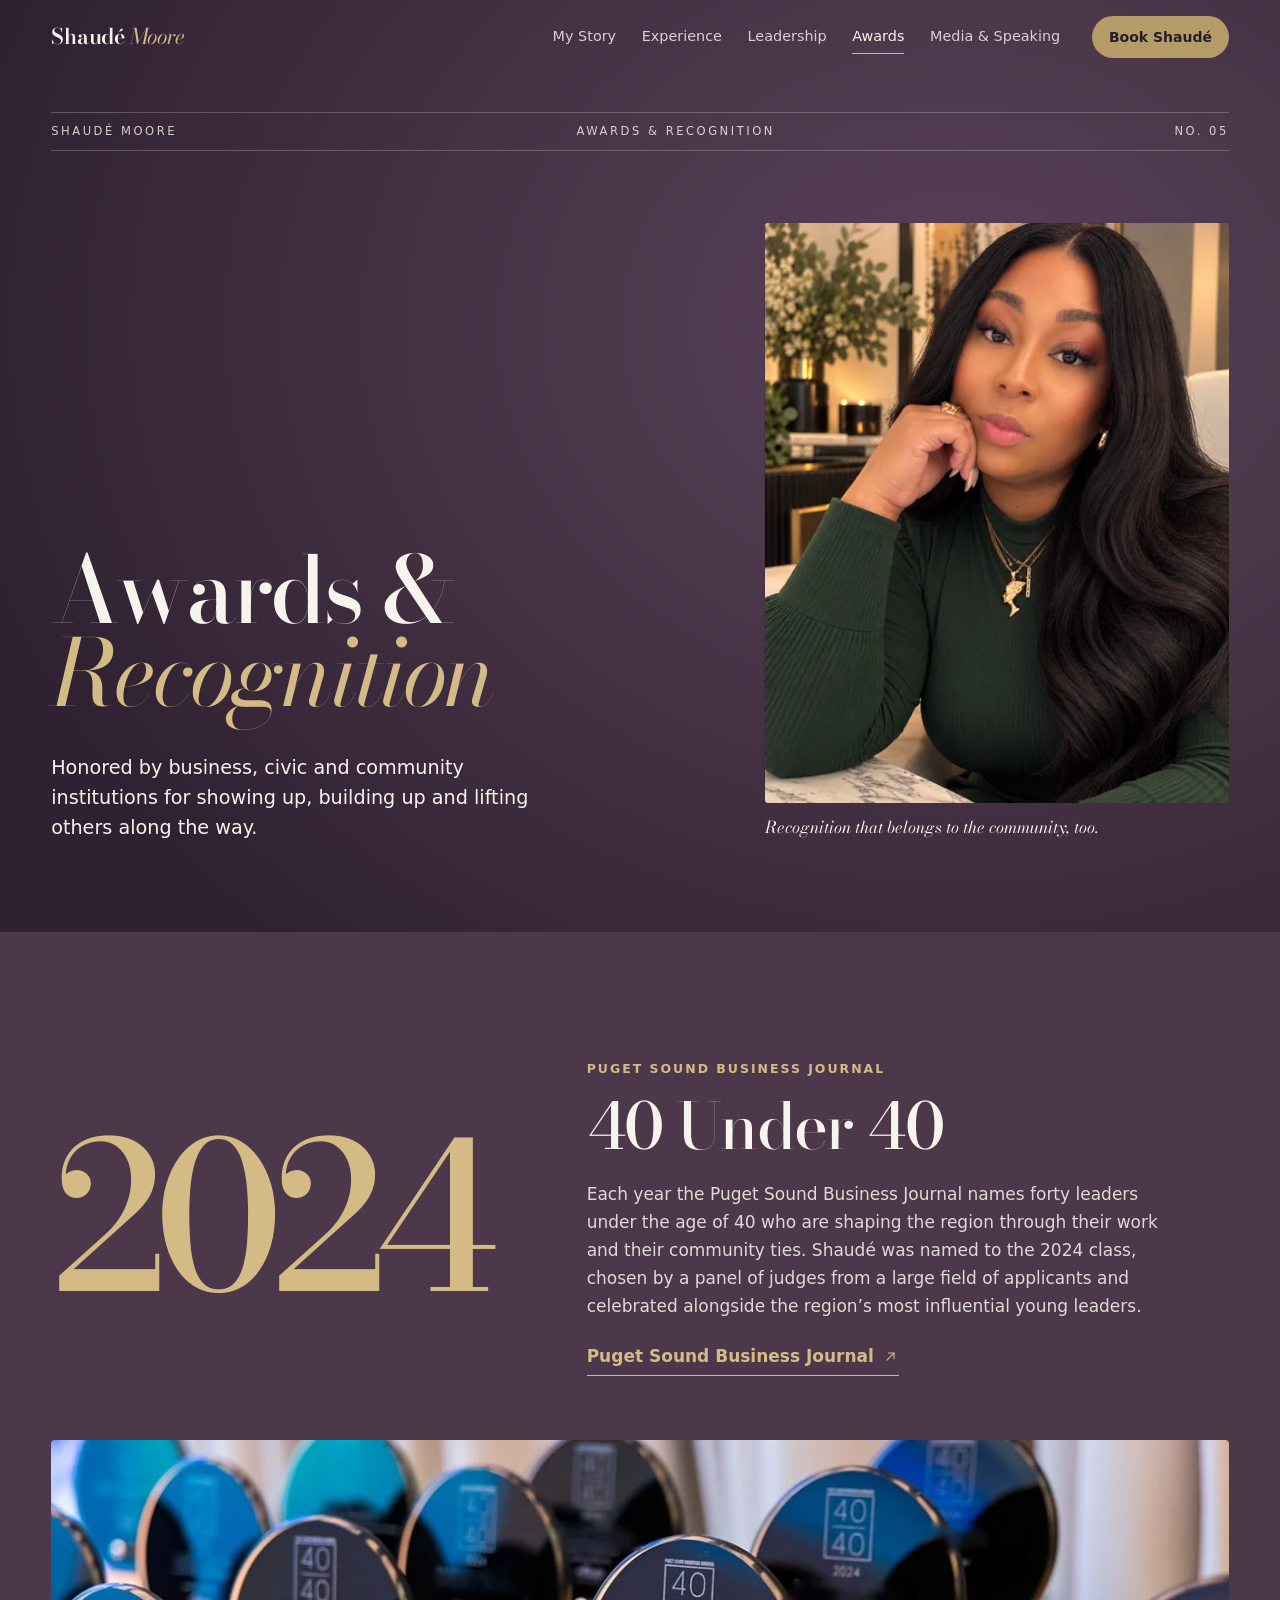
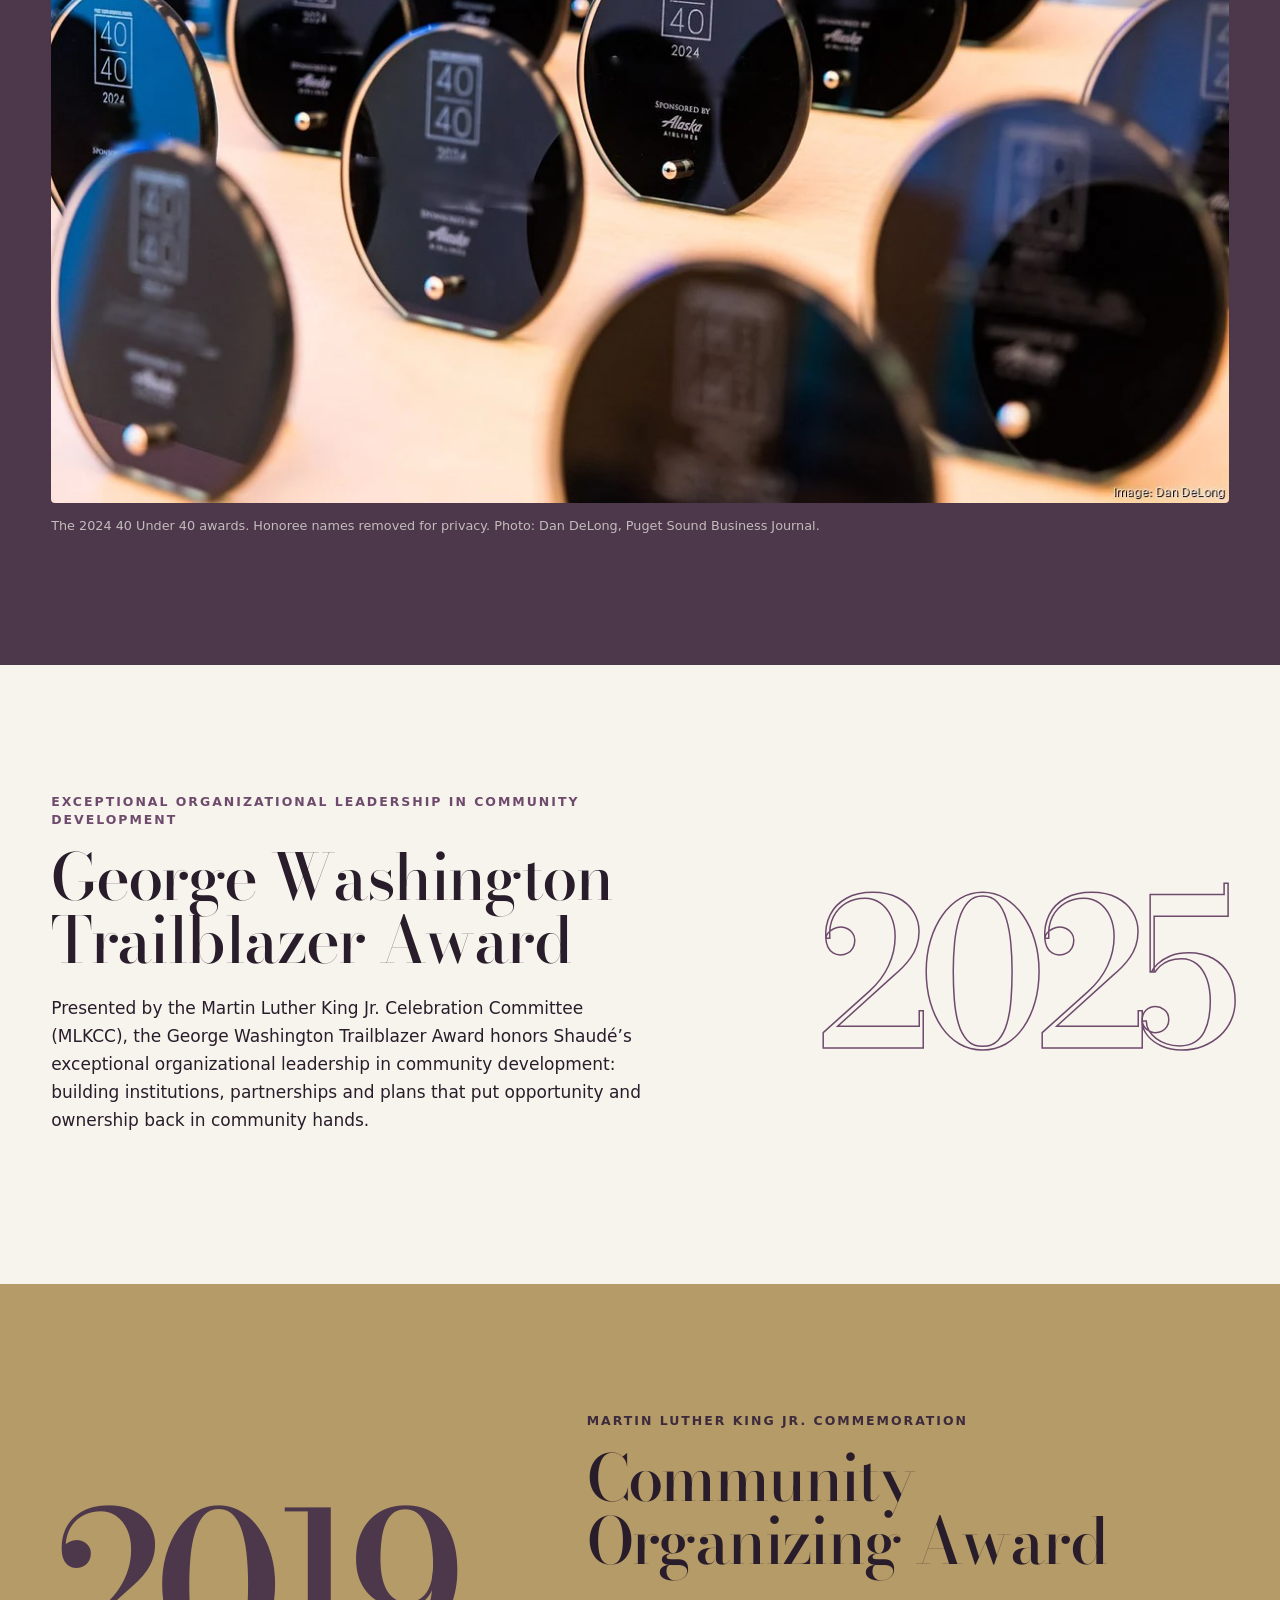
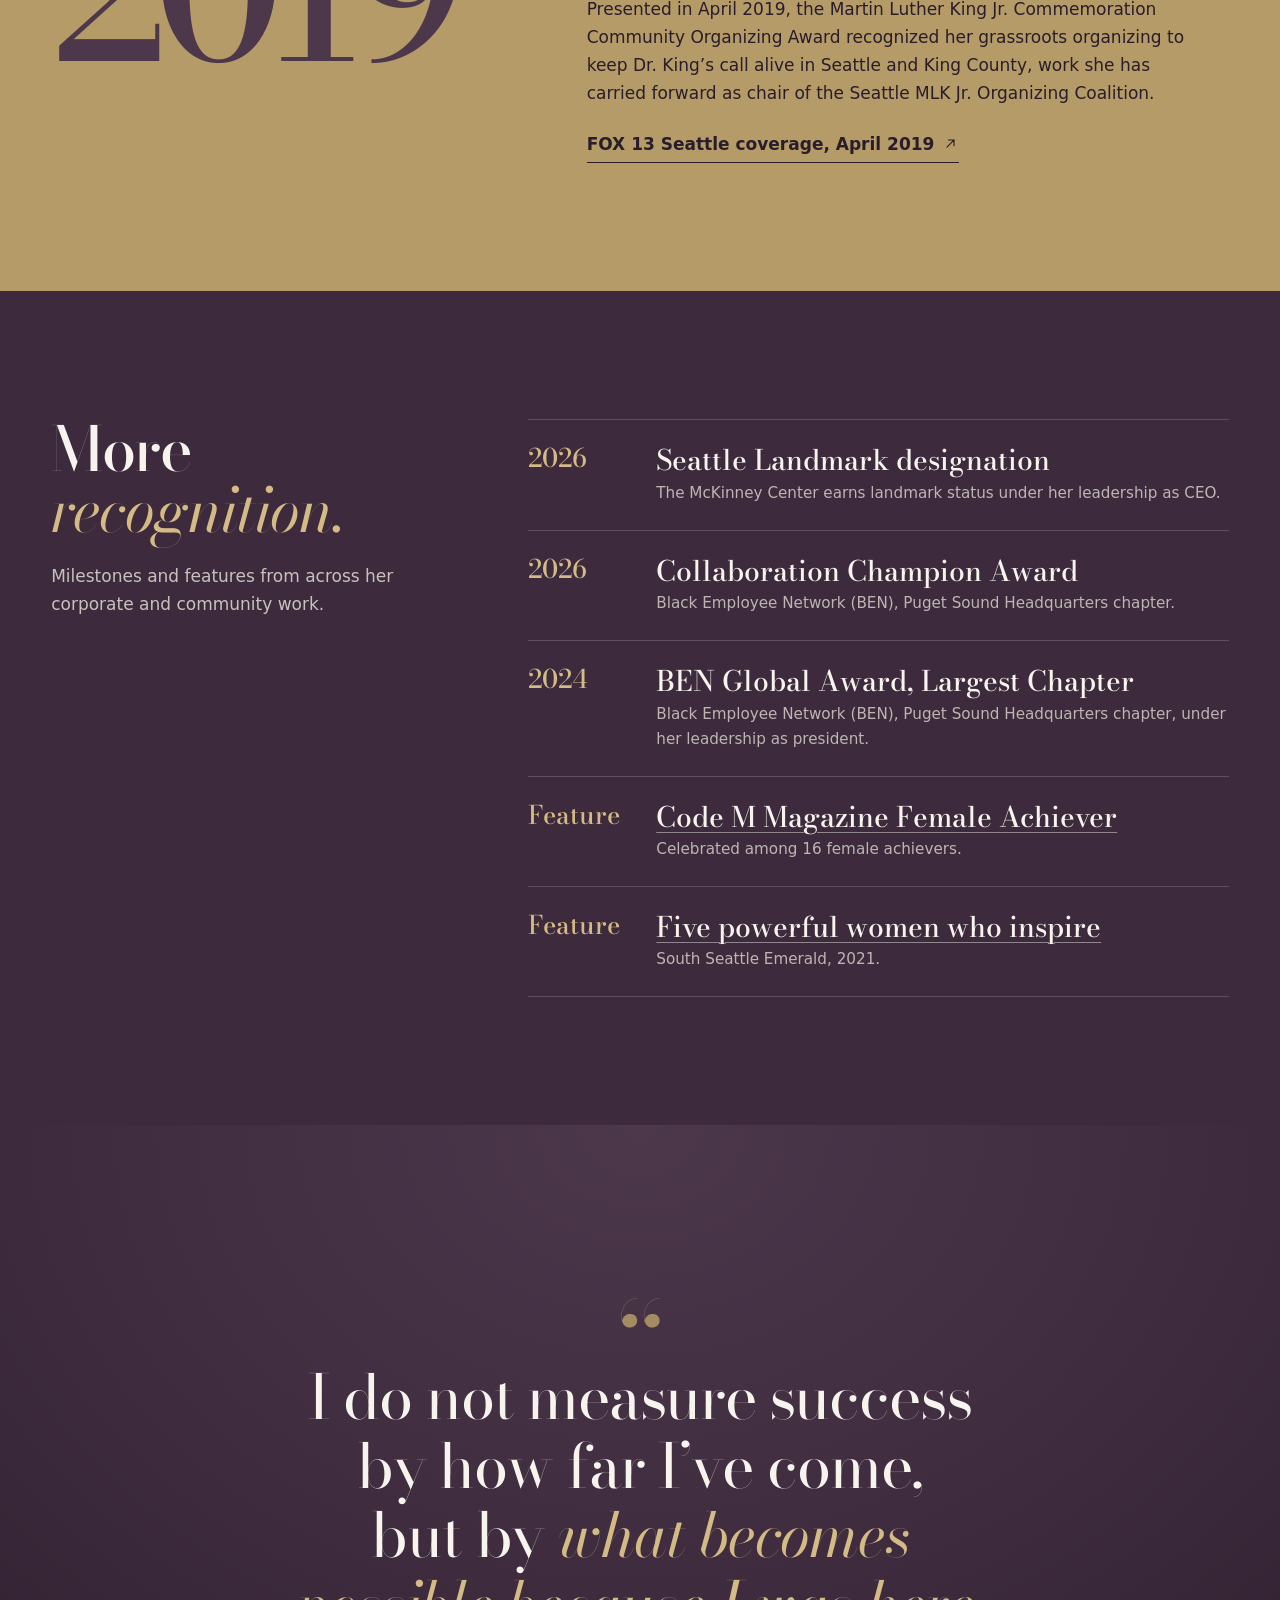
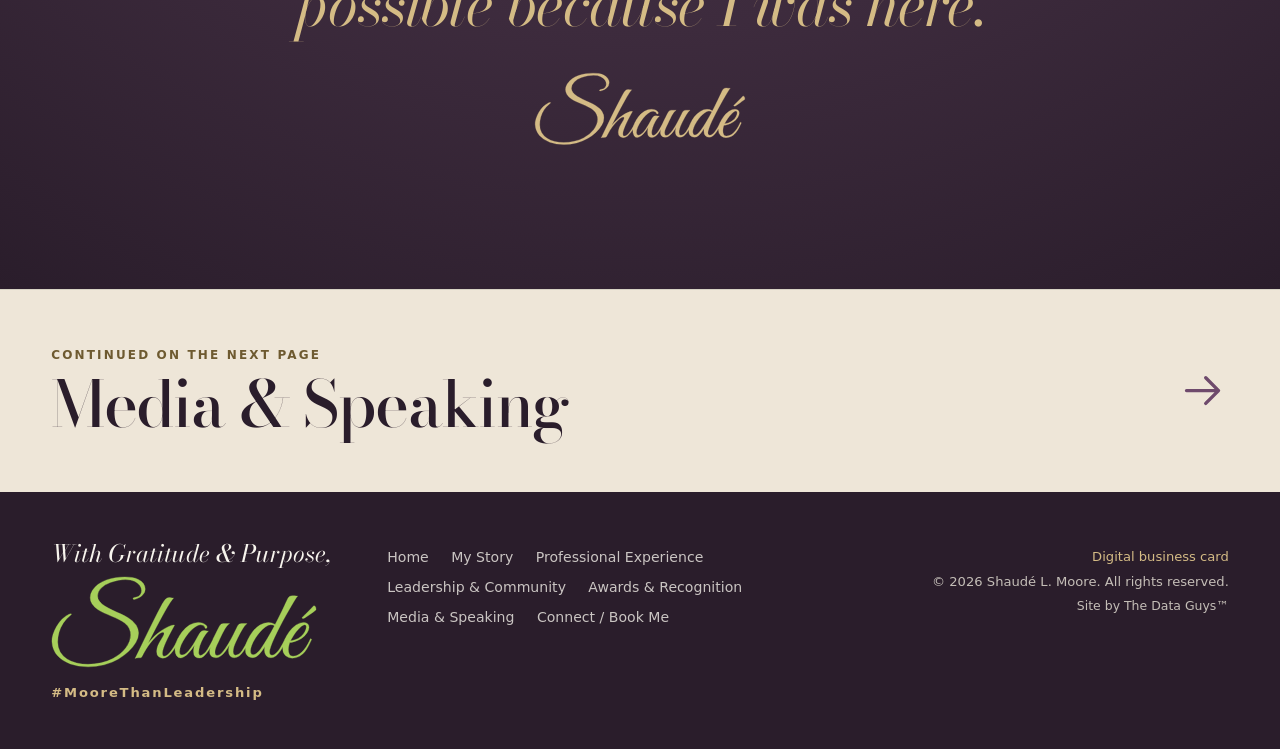
<file: awards.html>
<!doctype html>
<html lang="en">
<head>
<meta charset="utf-8">
<meta name="viewport" content="width=device-width, initial-scale=1">
<title>Awards &amp; Recognition | Shaudé Moore</title>
<meta name="description" content="Shaudé Moore's honors: Puget Sound Business Journal 40 Under 40 (2024), George Washington Trailblazer Award (2025) and MLK Community Organizing Award.">
<meta name="author" content="Shaudé L. Moore">
<meta name="robots" content="index, follow, max-image-preview:large, max-snippet:-1">
<link rel="canonical" href="https://shaudemoore.com/awards.html">
<meta property="og:locale" content="en_US">
<meta property="og:title" content="Awards &amp; Recognition | Shaudé Moore">
<meta property="og:description" content="Shaudé Moore's honors: Puget Sound Business Journal 40 Under 40 (2024), George Washington Trailblazer Award (2025) and MLK Community Organizing Award.">
<meta property="og:image" content="https://shaudemoore.com/img/og.jpg">
<meta property="og:image:width" content="1200">
<meta property="og:image:height" content="630">
<meta property="og:image:alt" content="Shaudé Moore, Serial Community &amp; Executive Leader">
<meta property="og:site_name" content="Shaudé Moore">
<meta property="og:url" content="https://shaudemoore.com/awards.html">
<meta name="twitter:title" content="Awards &amp; Recognition | Shaudé Moore">
<meta name="twitter:description" content="Shaudé Moore's honors: Puget Sound Business Journal 40 Under 40 (2024), George Washington Trailblazer Award (2025) and MLK Community Organizing Award.">
<meta name="twitter:image" content="https://shaudemoore.com/img/og.jpg">
<meta property="og:type" content="profile">
<meta name="twitter:card" content="summary_large_image">
<meta name="twitter:image:alt" content="Shaudé Moore, Serial Community &amp; Executive Leader">
<meta property="profile:first_name" content="Shaudé">
<meta property="profile:last_name" content="Moore">
<meta name="theme-color" content="#2f2131">
<link rel="icon" href="favicon.svg" type="image/svg+xml">
<link rel="icon" href="favicon-48.png" sizes="48x48" type="image/png">
<link rel="apple-touch-icon" href="apple-touch-icon.png">
<link rel="manifest" href="site.webmanifest">
<link rel="preconnect" href="https://fonts.googleapis.com">
<link rel="preconnect" href="https://fonts.gstatic.com" crossorigin>
<link href="https://fonts.googleapis.com/css2?family=Bodoni+Moda:ital,opsz,wght@0,6..96,400..900;1,6..96,400..900&display=swap" rel="stylesheet">
<link href="https://api.fontshare.com/v2/css?f[]=general-sans@400,500,600&display=swap" rel="stylesheet">
<link rel="preload" as="image" href="img/sage-512.webp" type="image/webp">
<link rel="stylesheet" href="styles.css">
<script>document.documentElement.classList.add('js')</script>
<script type="application/ld+json">{"@context": "https://schema.org", "@graph": [{"@type": "WebSite", "@id": "https://shaudemoore.com/#website", "url": "https://shaudemoore.com/", "name": "Shaudé Moore", "inLanguage": "en-US", "publisher": {"@id": "https://shaudemoore.com/#shaude"}}, {"@type": "Person", "@id": "https://shaudemoore.com/#shaude", "name": "Shaudé L. Moore", "url": "https://shaudemoore.com/"}, {"@type": "WebPage", "@id": "https://shaudemoore.com/awards.html#page", "url": "https://shaudemoore.com/awards.html", "name": "Awards & Recognition | Shaudé Moore", "description": "Shaudé Moore's honors: Puget Sound Business Journal 40 Under 40 (2024), George Washington Trailblazer Award (2025) and MLK Community Organizing Award.", "about": {"@id": "https://shaudemoore.com/#shaude"}, "isPartOf": {"@id": "https://shaudemoore.com/#website"}}, {"@type": "BreadcrumbList", "itemListElement": [{"@type": "ListItem", "position": 1, "name": "Home", "item": "https://shaudemoore.com/"}, {"@type": "ListItem", "position": 2, "name": "Awards & Recognition", "item": "https://shaudemoore.com/awards.html"}]}]}</script>
</head>
<body data-theme="awards">
<svg width="0" height="0" style="position:absolute" aria-hidden="true">
  <symbol id="arr" viewBox="0 0 24 24"><path d="M7 17 17 7M9 7h8v8" fill="none" stroke="currentColor" stroke-width="1.6" stroke-linecap="round" stroke-linejoin="round"/></symbol>
  <symbol id="arr-r" viewBox="0 0 24 24"><path d="M4 12h15M13 6l6 6-6 6" fill="none" stroke="currentColor" stroke-width="1.6" stroke-linecap="round" stroke-linejoin="round"/></symbol>
</svg>
<a class="skip" href="#main">Skip to content</a>
<div class="progress" aria-hidden="true"><span></span></div>

<header class="bar" id="bar">
  <a href="index.html" class="bar__mark" aria-label="Shaudé Moore, home">Shaudé <em>Moore</em></a>
  <nav class="bar__nav" aria-label="Primary"><a href="story.html">My Story</a><a href="experience.html">Experience</a><a href="leadership.html">Leadership</a><a href="awards.html" aria-current=page class=is-on>Awards</a><a href="media.html">Media &amp; Speaking</a></nav>
  <a href="connect.html" class="bar__cta">Book Shaudé</a>
  <button class="bar__menu" aria-expanded="false" aria-controls="menu"><span class="sr">Open menu</span><i></i><i></i></button>
</header>

<div class="menu" id="menu" hidden>
  <nav aria-label="Mobile"><a href="index.html"><span>01</span>Home</a><a href="story.html"><span>02</span>My Story</a><a href="experience.html"><span>03</span>Professional Experience</a><a href="leadership.html"><span>04</span>Leadership &amp; Community</a><a href="awards.html" aria-current=page><span>05</span>Awards &amp; Recognition</a><a href="media.html"><span>06</span>Media &amp; Speaking</a><a href="connect.html"><span>07</span>Connect / Book Me</a></nav>
  <p>Mother. Executive. Speaker. Advocate. Lifelong learner.</p>
</div>
<main id="main">
<section class="opener " aria-labelledby="page-h">
  <div class="wrap">
    <div class="folio"><span>Shaudé Moore</span><span class="folio__mid">Awards &amp; Recognition</span><span>No. 05</span></div>
    <div class="opener__grid">
      <div class="opener__text">
        <h1 id="page-h" class="opener__h">Awards &amp; <em>Recognition</em></h1>
        <p class="opener__deck">Honored by business, civic and community institutions for showing up, building up and lifting others along the way.</p>
      </div>
      <figure class="opener__fig rv-clip">
        <img src="img/sage-512.webp" alt="Shaudé Moore in a forest green sweater and gold necklace, resting her chin on her hand" width="512" height="640" fetchpriority="high">
        <figcaption>Recognition that belongs to the community, too.</figcaption>
      </figure>
    </div>
  </div>
</section>
<section class="award award--a" aria-labelledby="aw1">
  <div class="wrap award__grid">
    <p class="award__y rv" aria-hidden="true">2024</p>
    <div class="award__body rv">
      <p class="award__k">Puget Sound Business Journal</p>
      <h2 id="aw1" class="award__t"><span class="num">40</span> Under <span class="num">40</span></h2>
      <p>Each year the Puget Sound Business Journal names forty leaders under the age of 40 who are shaping the region through their work and their community ties. Shaudé was named to the 2024 class, chosen by a panel of judges from a large field of applicants and celebrated alongside the region’s most influential young leaders.</p>
      <a class="textlink" href="https://www.bizjournals.com/seattle/news/career-and-workplace/40-under-40" target="_blank" rel="noopener">Puget Sound Business Journal <svg><use href="#arr"/></svg></a>
    </div>
    <figure class="award__ph rv"><img src="img/psbj-40u40.webp" srcset="img/psbj-40u40-800.webp 800w, img/psbj-40u40.webp 1200w" sizes="(max-width: 1000px) 92vw, 1200px" alt="Puget Sound Business Journal 2024 40 Under 40 awards on display, honoree names removed for privacy" width="1200" height="675" loading="lazy"><figcaption>The 2024 40 Under 40 awards. Honoree names removed for privacy. Photo: Dan DeLong, Puget Sound Business Journal.</figcaption></figure>
  </div>
</section>

<section class="award award--b" aria-labelledby="aw2">
  <div class="wrap award__grid">
    <p class="award__y rv" aria-hidden="true">2025</p>
    <div class="award__body rv">
      <p class="award__k">Exceptional organizational leadership in community development</p>
      <h2 id="aw2" class="award__t">George Washington Trailblazer Award</h2>
      <p>Presented by the Martin Luther King Jr. Celebration Committee (MLKCC), the George Washington Trailblazer Award honors Shaudé’s exceptional organizational leadership in community development: building institutions, partnerships and plans that put opportunity and ownership back in community hands.</p>
    </div>
  </div>
</section>

<section class="award award--c" aria-labelledby="aw3">
  <div class="wrap award__grid">
    <p class="award__y rv" aria-hidden="true">2019</p>
    <div class="award__body rv">
      <p class="award__k">Martin Luther King Jr. Commemoration</p>
      <h2 id="aw3" class="award__t">Community Organizing Award</h2>
      <p>Presented in April 2019, the Martin Luther King Jr. Commemoration Community Organizing Award recognized her grassroots organizing to keep Dr. King’s call alive in Seattle and King County, work she has carried forward as chair of the Seattle MLK Jr. Organizing Coalition.</p>
      <a class="textlink" href="https://www.fox13seattle.com/news/seattle-church-honors-legacy-of-martin-luther-king-jr-on-51st-anniversary-of-assassination" target="_blank" rel="noopener">FOX 13 Seattle coverage, April 2019 <svg><use href="#arr"/></svg></a>
    </div>
  </div>
</section>

<section class="honors" aria-labelledby="honors-h">
  <div class="wrap honors__grid">
    <div class="honors__side">
      <h2 id="honors-h" class="d-xl rv">More <em>recognition.</em></h2>
      <p class="rv">Milestones and features from across her corporate and community work.</p>
    </div>
    <ol class="ledger">
      <li class="rv"><span class="ledger__y">2026</span><span class="ledger__t">Seattle Landmark designation</span><span class="ledger__s">The McKinney Center earns landmark status under her leadership as CEO.</span></li>
      <li class="rv"><span class="ledger__y">2026</span><span class="ledger__t">Collaboration Champion Award</span><span class="ledger__s">Black Employee Network (BEN), Puget Sound Headquarters chapter.</span></li>
      <li class="rv"><span class="ledger__y">2024</span><span class="ledger__t">BEN Global Award, Largest Chapter</span><span class="ledger__s">Black Employee Network (BEN), Puget Sound Headquarters chapter, under her leadership as president.</span></li>
      <li class="rv"><span class="ledger__y">Feature</span><span class="ledger__t"><a href="https://codemmagazine.com/code-m-celebrates-16-female-achievers/" target="_blank" rel="noopener">Code M Magazine Female Achiever</a></span><span class="ledger__s">Celebrated among 16 female achievers.</span></li>
      <li class="rv"><span class="ledger__y">Feature</span><span class="ledger__t"><a href="https://southseattleemerald.org/community/2021/03/22/five-powerful-women-who-inspire-me-as-a-young-woman" target="_blank" rel="noopener">Five powerful women who inspire</a></span><span class="ledger__s">South Seattle Emerald, 2021.</span></li>
    </ol>
  </div>
</section>

<section class="epi epi--legacy epi--end" aria-label="In her words: On legacy">
  <div class="wrap">
    <figure class="epi__f">
      <p class="epi__k rv">On legacy</p>
      <blockquote class="epi__q rv"><p>I do not measure success by how far I’ve come, but by <em>what becomes possible because I was here.</em></p></blockquote>
      <figcaption class="epi__by rv"><svg class="sig" viewBox="7 -858 2753 990" role="img" aria-label="Shaudé"><defs><mask id="sq-a1" maskUnits="userSpaceOnUse" x="7" y="-858" width="2753" height="990"><g fill="none" stroke="#fff" stroke-width="103" stroke-linecap="round" stroke-linejoin="round"><path d="M240.4 -443.1 L219.2 -431.8 L190.5 -410.6 L155.5 -374.3 L123.0 -328.1 L104.2 -290.6 L93.0 -260.6 L79.2 -205.6 L76.7 -156.9 L81.7 -115.6 L86.7 -96.9 L96.7 -70.6 L108.0 -50.6 L129.2 -23.1 L149.2 -3.2 L186.7 24.3 L229.2 45.6 L282.9 63.1 L351.7 75.6 L425.4 78.1 L485.4 74.3 L554.1 61.8 L625.4 40.6 L692.9 9.3 L747.9 -26.9 L796.6 -69.4 L830.3 -109.4 L859.1 -156.9 L872.8 -195.6 L880.3 -241.9 L880.3 -256.9 L872.8 -290.6 L861.6 -315.6 L845.3 -339.3 L820.3 -364.3 L785.3 -389.3 L754.1 -406.8 L622.9 -465.6 L562.9 -495.6 L524.1 -521.8 L505.4 -539.3 L492.9 -554.3 L481.6 -574.3 L476.7 -588.0 L472.9 -609.3 L480.4 -651.8 L489.1 -676.8 L505.4 -701.8 L537.9 -733.0 L571.6 -755.5 L622.9 -778.0 L681.6 -794.3 L750.4 -804.3 L826.6 -804.3 L859.1 -799.3 L894.1 -788.0 L931.6 -765.5 L955.3 -739.3 L965.3 -720.5 L970.3 -703.0 L970.3 -688.0 L965.3 -661.8 L950.3 -635.5 L927.8 -616.8 L915.3 -610.5 L875.3 -598.0" pathLength="1" style="--d:0s;--t:0.799s"/><path d="M889.1 4.3 L910.3 -10.6 L925.3 -18.1 L931.6 -24.4 L966.6 -93.1 L996.6 -145.6" pathLength="1" style="--d:0.735s;--t:0.054s"/><path d="M997.8 -145.6 L1002.8 -140.6 L1014.1 -141.9" pathLength="1" style="--d:0.785s;--t:0.04s"/><path d="M997.8 -146.9 L1002.8 -173.1 L1035.3 -239.4 L1122.8 -410.6 L1192.8 -538.1 L1219.0 -576.8 L1231.5 -589.3 L1275.3 -605.5" pathLength="1" style="--d:0.822s;--t:0.157s"/><path d="M1015.3 -143.1 L1020.3 -149.4" pathLength="1" style="--d:0.966s;--t:0.04s"/><path d="M1016.6 -141.9 L1027.8 -145.6 L1064.0 -189.4 L1100.3 -225.6 L1145.3 -260.6 L1157.8 -266.9 L1191.5 -274.4 L1201.5 -273.1 L1209.0 -265.6" pathLength="1" style="--d:1.003s;--t:0.07s"/><path d="M1020.3 -150.6 L1021.6 -151.9 L1021.6 -149.4" pathLength="1" style="--d:1.068s;--t:0.04s"/><path d="M1209.0 -265.6 L1199.0 -218.1 L1155.3 -133.1 L1140.3 -91.9 L1136.5 -61.9 L1141.5 -39.4 L1150.3 -19.4 L1156.5 -13.1 L1166.5 -8.1 L1184.0 -8.1 L1205.3 -14.4 L1220.3 -24.4 L1246.5 -50.6 L1286.5 -106.9 L1305.3 -115.6 L1312.8 -115.6 L1315.3 -113.1" pathLength="1" style="--d:1.104s;--t:0.137s"/><path d="M1209.0 -265.6 L1260.3 -315.6 L1274.0 -325.6 L1286.5 -330.6" pathLength="1" style="--d:1.23s;--t:0.04s"/><path d="M1315.3 -111.9 L1314.0 -84.4 L1321.5 -38.1 L1325.3 -29.4 L1332.8 -20.6 L1345.2 -14.4 L1354.0 -14.4 L1380.2 -20.6 L1410.2 -40.6 L1445.2 -78.1 L1481.5 -130.6 L1499.0 -138.1 L1506.5 -138.1 L1512.7 -131.9" pathLength="1" style="--d:1.267s;--t:0.095s"/><path d="M1316.5 -113.1 L1335.3 -160.6 L1354.0 -196.9 L1374.0 -228.1 L1404.0 -266.9 L1434.0 -296.8 L1466.5 -321.8 L1507.7 -341.8 L1524.0 -345.6 L1545.2 -345.6 L1564.0 -343.1 L1581.5 -336.8 L1600.2 -320.6 L1605.2 -311.8 L1604.0 -308.1" pathLength="1" style="--d:1.354s;--t:0.12s"/><path d="M1512.7 -131.9 L1505.2 -69.4 L1506.5 -53.1 L1511.5 -31.9 L1517.7 -21.9 L1525.2 -15.6 L1535.2 -11.9 L1565.2 -16.9 L1581.5 -26.9 L1607.7 -54.4 L1640.2 -104.4 L1653.9 -110.6" pathLength="1" style="--d:1.465s;--t:0.084s"/><path d="M1512.7 -131.9 L1542.7 -196.9 L1571.5 -244.4 L1587.7 -259.4 L1628.9 -271.9" pathLength="1" style="--d:1.543s;--t:0.055s"/><path d="M1648.9 -103.1 L1647.7 -101.9 L1650.2 -101.9" pathLength="1" style="--d:1.593s;--t:0.04s"/><path d="M1650.2 -103.1 L1655.2 -109.4" pathLength="1" style="--d:1.63s;--t:0.04s"/><path d="M1656.4 -110.6 L1662.7 -113.1 L1672.7 -111.9" pathLength="1" style="--d:1.667s;--t:0.04s"/><path d="M1673.9 -110.6 L1670.2 -61.9 L1677.7 -34.4 L1690.2 -18.1 L1701.4 -13.1 L1713.9 -13.1 L1736.4 -18.1 L1762.7 -35.6 L1792.7 -68.1 L1833.9 -129.4" pathLength="1" style="--d:1.704s;--t:0.084s"/><path d="M1673.9 -111.9 L1706.4 -183.1 L1772.7 -313.1 L1790.2 -329.3 L1841.4 -345.6" pathLength="1" style="--d:1.781s;--t:0.086s"/><path d="M1835.2 -130.6 L1836.4 -133.1 L1855.2 -141.9 L1862.7 -141.9 L1865.2 -139.4" pathLength="1" style="--d:1.861s;--t:0.04s"/><path d="M1835.2 -129.4 L1841.4 -124.4 L1861.4 -124.4" pathLength="1" style="--d:1.898s;--t:0.04s"/><path d="M1862.7 -123.1 L1856.4 -74.4 L1861.4 -41.9 L1866.4 -30.6 L1875.2 -20.6 L1890.2 -14.4 L1915.1 -16.9 L1941.4 -29.4 L1971.4 -60.6 L1998.9 -103.1 L2017.6 -111.9 L2025.1 -111.9 L2028.9 -108.1" pathLength="1" style="--d:1.934s;--t:0.087s"/><path d="M1862.7 -124.4 L1865.2 -139.4" pathLength="1" style="--d:2.015s;--t:0.04s"/><path d="M1865.2 -139.4 L1948.9 -306.8 L1968.9 -328.1 L2017.6 -345.6" pathLength="1" style="--d:2.051s;--t:0.077s"/><path d="M2030.1 -106.9 L2028.9 -88.1 L2031.4 -65.6 L2035.1 -49.4 L2042.6 -33.1 L2052.6 -23.1 L2060.1 -19.4 L2086.4 -18.1 L2100.1 -20.6 L2112.6 -26.9 L2133.9 -43.1 L2155.1 -66.9 L2192.6 -120.6 L2218.8 -131.9 L2225.1 -131.9 L2227.6 -129.4" pathLength="1" style="--d:2.122s;--t:0.09s"/><path d="M2030.1 -108.1 L2051.4 -165.6 L2068.9 -199.4 L2091.4 -234.4 L2121.4 -271.9 L2145.1 -295.6 L2176.4 -320.6 L2205.1 -336.8 L2226.3 -344.3 L2255.1 -345.6 L2273.8 -343.1 L2303.8 -331.8 L2318.8 -316.8" pathLength="1" style="--d:2.205s;--t:0.12s"/><path d="M2227.6 -128.1 L2223.8 -71.9 L2230.1 -40.6 L2240.1 -23.1 L2252.6 -15.6 L2258.8 -14.4 L2283.8 -16.9 L2302.6 -24.4 L2338.8 -59.4 L2357.6 -85.6 L2375.1 -115.6 L2398.8 -126.9 L2405.1 -126.9 L2410.1 -121.9" pathLength="1" style="--d:2.315s;--t:0.095s"/><path d="M2228.8 -129.4 L2261.3 -196.9 L2316.3 -301.8 L2318.8 -315.6" pathLength="1" style="--d:2.402s;--t:0.059s"/><path d="M2320.1 -316.8 L2326.3 -321.8 L2452.6 -566.8 L2468.8 -591.8 L2486.3 -608.0 L2531.3 -625.5" pathLength="1" style="--d:2.457s;--t:0.11s"/><path d="M2411.3 -120.6 L2411.3 -93.1 L2415.1 -68.1 L2422.6 -43.1 L2435.1 -25.6 L2446.3 -15.6 L2465.1 -8.1 L2490.0 -6.9 L2515.0 -10.6 L2536.3 -18.1 L2561.3 -33.1 L2573.8 -43.1 L2601.3 -71.9 L2636.3 -124.4 L2665.0 -181.9 L2665.0 -188.1" pathLength="1" style="--d:2.558s;--t:0.122s"/><path d="M2411.3 -121.9 L2427.6 -171.9 L2430.1 -176.9 L2435.1 -179.4" pathLength="1" style="--d:2.67s;--t:0.04s"/><path d="M2436.3 -180.6 L2438.8 -195.6 L2463.8 -238.1 L2496.3 -280.6 L2530.0 -314.3 L2560.0 -335.6 L2586.3 -346.8 L2610.0 -345.6 L2622.5 -340.6 L2626.3 -336.8 L2630.0 -330.6 L2633.8 -310.6 L2628.8 -283.1 L2616.3 -258.1 L2601.3 -236.9 L2570.0 -206.9 L2550.0 -193.1 L2532.5 -184.4 L2480.0 -166.9 L2451.3 -164.4 L2436.3 -179.4" pathLength="1" style="--d:2.707s;--t:0.165s"/><path d="M2583.8 -405.6 L2588.8 -405.6 L2608.8 -420.6 L2680.0 -480.6 L2698.8 -498.1 L2700.0 -510.6" pathLength="1" style="--d:2.859s;--t:0.046s"/></g></mask></defs><path class="sig__ink" d="M413 92Q315 92 233.5 63.0Q152 34 102.0 -22.5Q52 -79 47 -162Q45 -196 58.0 -237.0Q71 -278 94.5 -318.5Q118 -359 150.5 -391.5Q183 -424 220 -441Q223 -443 229.5 -444.0Q236 -445 239 -445Q245 -445 245 -442Q245 -437 230 -426Q188 -393 161 -350Q133 -307 119.0 -258.0Q105 -209 105 -159Q105 -100 130.5 -57.5Q156 -15 199.0 12.5Q242 40 297.0 53.0Q352 66 412 66Q479 66 544.5 51.0Q610 36 664 8Q747 -36 795.5 -101.0Q844 -166 844 -230Q844 -264 829.5 -295.0Q815 -326 783 -351Q759 -370 724.5 -387.0Q690 -404 651.5 -420.0Q613 -436 576.0 -452.5Q539 -469 511 -488Q471 -515 452.5 -546.0Q434 -577 434 -608Q434 -645 455.5 -680.0Q477 -715 514.5 -743.5Q552 -772 599 -788Q640 -802 688.5 -810.0Q737 -818 784 -818Q823 -818 858.5 -812.5Q894 -807 921 -793Q955 -777 973.0 -750.5Q991 -724 991 -695Q991 -655 955 -625Q942 -615 926.0 -606.5Q910 -598 888 -592Q884 -591 879 -591Q867 -591 867 -598Q867 -602 873.5 -606.5Q880 -611 893 -612Q923 -616 938.5 -635.0Q954 -654 954 -679Q954 -705 936.5 -730.5Q919 -756 883.0 -773.5Q847 -791 791 -791Q759 -791 720.5 -784.0Q682 -777 637 -761Q582 -742 545.5 -705.0Q509 -668 509 -626Q509 -600 526.5 -573.5Q544 -547 583 -523Q616 -503 658.0 -483.5Q700 -464 743.0 -444.5Q786 -425 821 -403Q876 -369 900.0 -330.0Q924 -291 924 -250Q924 -202 895.5 -153.5Q867 -105 821.0 -62.5Q775 -20 720 13Q656 51 575.5 71.5Q495 92 413 92ZM888 8Q930 -78 975.5 -172.5Q1021 -267 1069.0 -363.0Q1117 -459 1164 -546Q1181 -576 1195.5 -593.0Q1210 -610 1234 -610Q1243 -610 1255.0 -607.0Q1267 -604 1278 -606Q1265 -592 1242.5 -557.0Q1220 -522 1192.5 -473.0Q1165 -424 1134.5 -367.5Q1104 -311 1074.5 -253.5Q1045 -196 1020 -146Q1040 -172 1061.0 -195.0Q1082 -218 1102 -235Q1124 -255 1157.5 -277.0Q1191 -299 1224.5 -315.0Q1258 -331 1278 -331Q1285 -331 1288 -330Q1288 -330 1277.0 -310.0Q1266 -290 1249.5 -259.0Q1233 -228 1215.5 -192.0Q1198 -156 1185.0 -123.5Q1172 -91 1168 -70Q1165 -54 1165 -43Q1165 -27 1171.0 -21.5Q1177 -16 1184 -16Q1201 -16 1220.5 -33.5Q1240 -51 1259.0 -78.0Q1278 -105 1294.5 -135.5Q1311 -166 1321 -193Q1333 -193 1333 -184Q1322 -157 1305.5 -124.5Q1289 -92 1268.0 -63.0Q1247 -34 1222.0 -15.0Q1197 4 1169 4Q1149 4 1128.0 -10.0Q1107 -24 1107 -61Q1107 -72 1109.0 -84.5Q1111 -97 1116 -113Q1122 -133 1136.0 -157.5Q1150 -182 1172 -219Q1182 -236 1182 -246Q1182 -258 1170 -258Q1160 -258 1143.0 -248.0Q1126 -238 1100 -213Q1075 -189 1038.0 -143.0Q1001 -97 959 -14Q952 -1 943.5 -0.5Q935 0 921 1Q912 2 903.0 2.5Q894 3 888 8ZM1538 3Q1515 3 1497.5 -10.0Q1480 -23 1480 -63Q1480 -80 1482.5 -95.0Q1485 -110 1489 -127Q1480 -112 1464.0 -90.0Q1448 -68 1428.5 -47.0Q1409 -26 1388.5 -12.0Q1368 2 1350 2Q1324 2 1308.0 -21.5Q1292 -45 1292 -83Q1292 -124 1311.0 -171.0Q1330 -218 1363.0 -261.0Q1396 -304 1439.0 -331.0Q1482 -358 1529 -358Q1552 -358 1573.0 -350.5Q1594 -343 1610 -326Q1617 -319 1617 -310Q1617 -304 1612.0 -300.0Q1607 -296 1599 -298Q1588 -333 1552 -333Q1535 -333 1513 -322Q1486 -308 1455.5 -277.5Q1425 -247 1398.5 -208.5Q1372 -170 1355.0 -131.0Q1338 -92 1338 -60Q1338 -27 1363 -27Q1385 -27 1408.5 -48.0Q1432 -69 1453.5 -100.5Q1475 -132 1493.0 -163.0Q1511 -194 1521 -213Q1536 -240 1549.0 -258.0Q1562 -276 1586 -276Q1597 -276 1608.0 -273.0Q1619 -270 1631 -272Q1601 -242 1578.5 -201.0Q1556 -160 1544.0 -120.5Q1532 -81 1532 -54Q1532 -24 1552 -24Q1568 -24 1586.5 -42.0Q1605 -60 1622.5 -87.5Q1640 -115 1655.0 -143.5Q1670 -172 1679 -193Q1684 -193 1687.5 -192.0Q1691 -191 1691 -184Q1690 -180 1687.5 -175.5Q1685 -171 1680 -160Q1672 -144 1658.0 -117.0Q1644 -90 1625.0 -62.5Q1606 -35 1584.0 -16.0Q1562 3 1538 3ZM1708 0Q1697 0 1681.5 -5.0Q1666 -10 1654.5 -23.5Q1643 -37 1643 -64Q1643 -90 1660.0 -124.0Q1677 -158 1690 -184Q1679 -184 1679 -193Q1680 -196 1688.0 -212.0Q1696 -228 1707.0 -250.0Q1718 -272 1728.5 -292.5Q1739 -313 1745 -324Q1757 -346 1783 -346H1845Q1828 -333 1814.5 -317.5Q1801 -302 1781 -261Q1781 -261 1774.0 -247.0Q1767 -233 1756.5 -211.5Q1746 -190 1735.5 -168.0Q1725 -146 1718 -131Q1705 -103 1701.0 -86.5Q1697 -70 1697 -56Q1697 -23 1719 -23Q1743 -23 1777 -62Q1805 -95 1832.0 -141.0Q1859 -187 1883.5 -236.0Q1908 -285 1927 -324Q1938 -346 1966 -346H2021Q1999 -328 1976.5 -292.0Q1954 -256 1927 -200Q1920 -185 1909.0 -162.0Q1898 -139 1889.5 -113.0Q1881 -87 1881 -61Q1881 -26 1906 -26Q1940 -26 1972.0 -73.0Q2004 -120 2035 -193Q2043 -193 2044.5 -192.0Q2046 -191 2047 -184Q2036 -157 2020.5 -125.5Q2005 -94 1985.5 -65.0Q1966 -36 1942.5 -18.0Q1919 0 1891 0Q1866 0 1850.0 -18.5Q1834 -37 1834 -71Q1834 -98 1844 -129Q1827 -99 1805.0 -69.0Q1783 -39 1758.0 -19.5Q1733 0 1708 0ZM2264 0Q2230 0 2214.0 -23.0Q2198 -46 2198 -77Q2198 -86 2199.0 -95.5Q2200 -105 2203 -115Q2189 -93 2170.5 -66.5Q2152 -40 2128.5 -20.5Q2105 -1 2076 -1Q2063 -1 2046.5 -7.0Q2030 -13 2017.5 -30.0Q2005 -47 2005 -80Q2005 -123 2024.0 -171.0Q2043 -219 2076.0 -261.5Q2109 -304 2151.0 -330.5Q2193 -357 2238 -357Q2274 -357 2306 -338Q2321 -366 2338.0 -400.5Q2355 -435 2372.0 -469.0Q2389 -503 2402.0 -531.5Q2415 -560 2422 -575Q2437 -610 2450.5 -619.5Q2464 -629 2483 -629Q2494 -629 2507.5 -626.5Q2521 -624 2534 -625Q2529 -620 2511.0 -592.0Q2493 -564 2467.0 -519.5Q2441 -475 2411.5 -422.0Q2382 -369 2353.5 -313.5Q2325 -258 2301.0 -207.0Q2277 -156 2263.0 -117.0Q2249 -78 2249 -58Q2249 -45 2255.0 -35.5Q2261 -26 2275 -26Q2294 -26 2314.0 -45.0Q2334 -64 2352.5 -92.5Q2371 -121 2385.5 -148.5Q2400 -176 2407 -193Q2419 -193 2419 -184Q2410 -163 2395.0 -132.0Q2380 -101 2360.0 -71.0Q2340 -41 2315.5 -20.5Q2291 0 2264 0ZM2083 -30Q2097 -30 2118.0 -45.5Q2139 -61 2163 -95Q2191 -135 2227.0 -195.0Q2263 -255 2298 -322Q2291 -328 2283.0 -331.0Q2275 -334 2261 -334Q2238 -334 2210.5 -314.5Q2183 -295 2155.5 -264.0Q2128 -233 2105.5 -197.0Q2083 -161 2069.5 -127.5Q2056 -94 2056 -70Q2056 -30 2083 -30ZM2479 4Q2442 4 2412.5 -20.0Q2383 -44 2383 -93Q2383 -134 2401.5 -180.0Q2420 -226 2450.5 -266.5Q2481 -307 2518.5 -332.5Q2556 -358 2594 -358Q2613 -358 2631.0 -347.0Q2649 -336 2649 -309Q2649 -284 2630.0 -254.0Q2611 -224 2576 -198Q2561 -187 2538.0 -177.0Q2515 -167 2492.0 -160.5Q2469 -154 2454 -154Q2449 -142 2444.5 -122.0Q2440 -102 2440 -81Q2440 -56 2450.0 -36.0Q2460 -16 2487 -16Q2520 -16 2548.5 -35.0Q2577 -54 2599.5 -83.0Q2622 -112 2638.0 -142.0Q2654 -172 2663 -193Q2675 -193 2675 -184Q2662 -156 2645.5 -123.0Q2629 -90 2606.5 -61.5Q2584 -33 2552.5 -14.5Q2521 4 2479 4ZM2461 -172Q2475 -172 2508.0 -182.5Q2541 -193 2568 -216Q2594 -239 2608.0 -266.5Q2622 -294 2622 -313Q2622 -335 2606 -335Q2594 -335 2573.0 -319.0Q2552 -303 2521 -265Q2502 -241 2485.0 -213.0Q2468 -185 2461 -172ZM2594 -397Q2587 -397 2582.0 -399.0Q2577 -401 2577 -406Q2608 -435 2638.0 -465.5Q2668 -496 2697 -527Q2705 -527 2712.5 -518.5Q2720 -510 2720 -485Q2711 -477 2694.0 -464.5Q2677 -452 2657.5 -438.0Q2638 -424 2620.5 -413.0Q2603 -402 2594 -397Z" mask="url(#sq-a1)"/></svg><span class="epi__n">Shaudé</span></figcaption>
    </figure>
  </div>
</section>


<nav class="next" aria-label="Next page">
  <a class="wrap next__in" href="media.html">
    <span class="next__k">Continued on the next page</span>
    <span class="next__t">Media &amp; Speaking</span>
    <svg><use href="#arr-r"/></svg>
  </a>
</nav>
</main>

<footer class="foot">
  <div class="wrap foot__in">
    <div class="foot__sig"><p>With Gratitude &amp; Purpose,</p><svg class="sig" viewBox="7 -858 2753 990" role="img" aria-label="Shaudé"><defs><mask id="sigm" maskUnits="userSpaceOnUse" x="7" y="-858" width="2753" height="990"><g fill="none" stroke="#fff" stroke-width="103" stroke-linecap="round" stroke-linejoin="round"><path d="M240.4 -443.1 L219.2 -431.8 L190.5 -410.6 L155.5 -374.3 L123.0 -328.1 L104.2 -290.6 L93.0 -260.6 L79.2 -205.6 L76.7 -156.9 L81.7 -115.6 L86.7 -96.9 L96.7 -70.6 L108.0 -50.6 L129.2 -23.1 L149.2 -3.2 L186.7 24.3 L229.2 45.6 L282.9 63.1 L351.7 75.6 L425.4 78.1 L485.4 74.3 L554.1 61.8 L625.4 40.6 L692.9 9.3 L747.9 -26.9 L796.6 -69.4 L830.3 -109.4 L859.1 -156.9 L872.8 -195.6 L880.3 -241.9 L880.3 -256.9 L872.8 -290.6 L861.6 -315.6 L845.3 -339.3 L820.3 -364.3 L785.3 -389.3 L754.1 -406.8 L622.9 -465.6 L562.9 -495.6 L524.1 -521.8 L505.4 -539.3 L492.9 -554.3 L481.6 -574.3 L476.7 -588.0 L472.9 -609.3 L480.4 -651.8 L489.1 -676.8 L505.4 -701.8 L537.9 -733.0 L571.6 -755.5 L622.9 -778.0 L681.6 -794.3 L750.4 -804.3 L826.6 -804.3 L859.1 -799.3 L894.1 -788.0 L931.6 -765.5 L955.3 -739.3 L965.3 -720.5 L970.3 -703.0 L970.3 -688.0 L965.3 -661.8 L950.3 -635.5 L927.8 -616.8 L915.3 -610.5 L875.3 -598.0" pathLength="1" style="--d:0s;--t:0.799s"/><path d="M889.1 4.3 L910.3 -10.6 L925.3 -18.1 L931.6 -24.4 L966.6 -93.1 L996.6 -145.6" pathLength="1" style="--d:0.735s;--t:0.054s"/><path d="M997.8 -145.6 L1002.8 -140.6 L1014.1 -141.9" pathLength="1" style="--d:0.785s;--t:0.04s"/><path d="M997.8 -146.9 L1002.8 -173.1 L1035.3 -239.4 L1122.8 -410.6 L1192.8 -538.1 L1219.0 -576.8 L1231.5 -589.3 L1275.3 -605.5" pathLength="1" style="--d:0.822s;--t:0.157s"/><path d="M1015.3 -143.1 L1020.3 -149.4" pathLength="1" style="--d:0.966s;--t:0.04s"/><path d="M1016.6 -141.9 L1027.8 -145.6 L1064.0 -189.4 L1100.3 -225.6 L1145.3 -260.6 L1157.8 -266.9 L1191.5 -274.4 L1201.5 -273.1 L1209.0 -265.6" pathLength="1" style="--d:1.003s;--t:0.07s"/><path d="M1020.3 -150.6 L1021.6 -151.9 L1021.6 -149.4" pathLength="1" style="--d:1.068s;--t:0.04s"/><path d="M1209.0 -265.6 L1199.0 -218.1 L1155.3 -133.1 L1140.3 -91.9 L1136.5 -61.9 L1141.5 -39.4 L1150.3 -19.4 L1156.5 -13.1 L1166.5 -8.1 L1184.0 -8.1 L1205.3 -14.4 L1220.3 -24.4 L1246.5 -50.6 L1286.5 -106.9 L1305.3 -115.6 L1312.8 -115.6 L1315.3 -113.1" pathLength="1" style="--d:1.104s;--t:0.137s"/><path d="M1209.0 -265.6 L1260.3 -315.6 L1274.0 -325.6 L1286.5 -330.6" pathLength="1" style="--d:1.23s;--t:0.04s"/><path d="M1315.3 -111.9 L1314.0 -84.4 L1321.5 -38.1 L1325.3 -29.4 L1332.8 -20.6 L1345.2 -14.4 L1354.0 -14.4 L1380.2 -20.6 L1410.2 -40.6 L1445.2 -78.1 L1481.5 -130.6 L1499.0 -138.1 L1506.5 -138.1 L1512.7 -131.9" pathLength="1" style="--d:1.267s;--t:0.095s"/><path d="M1316.5 -113.1 L1335.3 -160.6 L1354.0 -196.9 L1374.0 -228.1 L1404.0 -266.9 L1434.0 -296.8 L1466.5 -321.8 L1507.7 -341.8 L1524.0 -345.6 L1545.2 -345.6 L1564.0 -343.1 L1581.5 -336.8 L1600.2 -320.6 L1605.2 -311.8 L1604.0 -308.1" pathLength="1" style="--d:1.354s;--t:0.12s"/><path d="M1512.7 -131.9 L1505.2 -69.4 L1506.5 -53.1 L1511.5 -31.9 L1517.7 -21.9 L1525.2 -15.6 L1535.2 -11.9 L1565.2 -16.9 L1581.5 -26.9 L1607.7 -54.4 L1640.2 -104.4 L1653.9 -110.6" pathLength="1" style="--d:1.465s;--t:0.084s"/><path d="M1512.7 -131.9 L1542.7 -196.9 L1571.5 -244.4 L1587.7 -259.4 L1628.9 -271.9" pathLength="1" style="--d:1.543s;--t:0.055s"/><path d="M1648.9 -103.1 L1647.7 -101.9 L1650.2 -101.9" pathLength="1" style="--d:1.593s;--t:0.04s"/><path d="M1650.2 -103.1 L1655.2 -109.4" pathLength="1" style="--d:1.63s;--t:0.04s"/><path d="M1656.4 -110.6 L1662.7 -113.1 L1672.7 -111.9" pathLength="1" style="--d:1.667s;--t:0.04s"/><path d="M1673.9 -110.6 L1670.2 -61.9 L1677.7 -34.4 L1690.2 -18.1 L1701.4 -13.1 L1713.9 -13.1 L1736.4 -18.1 L1762.7 -35.6 L1792.7 -68.1 L1833.9 -129.4" pathLength="1" style="--d:1.704s;--t:0.084s"/><path d="M1673.9 -111.9 L1706.4 -183.1 L1772.7 -313.1 L1790.2 -329.3 L1841.4 -345.6" pathLength="1" style="--d:1.781s;--t:0.086s"/><path d="M1835.2 -130.6 L1836.4 -133.1 L1855.2 -141.9 L1862.7 -141.9 L1865.2 -139.4" pathLength="1" style="--d:1.861s;--t:0.04s"/><path d="M1835.2 -129.4 L1841.4 -124.4 L1861.4 -124.4" pathLength="1" style="--d:1.898s;--t:0.04s"/><path d="M1862.7 -123.1 L1856.4 -74.4 L1861.4 -41.9 L1866.4 -30.6 L1875.2 -20.6 L1890.2 -14.4 L1915.1 -16.9 L1941.4 -29.4 L1971.4 -60.6 L1998.9 -103.1 L2017.6 -111.9 L2025.1 -111.9 L2028.9 -108.1" pathLength="1" style="--d:1.934s;--t:0.087s"/><path d="M1862.7 -124.4 L1865.2 -139.4" pathLength="1" style="--d:2.015s;--t:0.04s"/><path d="M1865.2 -139.4 L1948.9 -306.8 L1968.9 -328.1 L2017.6 -345.6" pathLength="1" style="--d:2.051s;--t:0.077s"/><path d="M2030.1 -106.9 L2028.9 -88.1 L2031.4 -65.6 L2035.1 -49.4 L2042.6 -33.1 L2052.6 -23.1 L2060.1 -19.4 L2086.4 -18.1 L2100.1 -20.6 L2112.6 -26.9 L2133.9 -43.1 L2155.1 -66.9 L2192.6 -120.6 L2218.8 -131.9 L2225.1 -131.9 L2227.6 -129.4" pathLength="1" style="--d:2.122s;--t:0.09s"/><path d="M2030.1 -108.1 L2051.4 -165.6 L2068.9 -199.4 L2091.4 -234.4 L2121.4 -271.9 L2145.1 -295.6 L2176.4 -320.6 L2205.1 -336.8 L2226.3 -344.3 L2255.1 -345.6 L2273.8 -343.1 L2303.8 -331.8 L2318.8 -316.8" pathLength="1" style="--d:2.205s;--t:0.12s"/><path d="M2227.6 -128.1 L2223.8 -71.9 L2230.1 -40.6 L2240.1 -23.1 L2252.6 -15.6 L2258.8 -14.4 L2283.8 -16.9 L2302.6 -24.4 L2338.8 -59.4 L2357.6 -85.6 L2375.1 -115.6 L2398.8 -126.9 L2405.1 -126.9 L2410.1 -121.9" pathLength="1" style="--d:2.315s;--t:0.095s"/><path d="M2228.8 -129.4 L2261.3 -196.9 L2316.3 -301.8 L2318.8 -315.6" pathLength="1" style="--d:2.402s;--t:0.059s"/><path d="M2320.1 -316.8 L2326.3 -321.8 L2452.6 -566.8 L2468.8 -591.8 L2486.3 -608.0 L2531.3 -625.5" pathLength="1" style="--d:2.457s;--t:0.11s"/><path d="M2411.3 -120.6 L2411.3 -93.1 L2415.1 -68.1 L2422.6 -43.1 L2435.1 -25.6 L2446.3 -15.6 L2465.1 -8.1 L2490.0 -6.9 L2515.0 -10.6 L2536.3 -18.1 L2561.3 -33.1 L2573.8 -43.1 L2601.3 -71.9 L2636.3 -124.4 L2665.0 -181.9 L2665.0 -188.1" pathLength="1" style="--d:2.558s;--t:0.122s"/><path d="M2411.3 -121.9 L2427.6 -171.9 L2430.1 -176.9 L2435.1 -179.4" pathLength="1" style="--d:2.67s;--t:0.04s"/><path d="M2436.3 -180.6 L2438.8 -195.6 L2463.8 -238.1 L2496.3 -280.6 L2530.0 -314.3 L2560.0 -335.6 L2586.3 -346.8 L2610.0 -345.6 L2622.5 -340.6 L2626.3 -336.8 L2630.0 -330.6 L2633.8 -310.6 L2628.8 -283.1 L2616.3 -258.1 L2601.3 -236.9 L2570.0 -206.9 L2550.0 -193.1 L2532.5 -184.4 L2480.0 -166.9 L2451.3 -164.4 L2436.3 -179.4" pathLength="1" style="--d:2.707s;--t:0.165s"/><path d="M2583.8 -405.6 L2588.8 -405.6 L2608.8 -420.6 L2680.0 -480.6 L2698.8 -498.1 L2700.0 -510.6" pathLength="1" style="--d:2.859s;--t:0.046s"/></g></mask></defs><path class="sig__ink" d="M413 92Q315 92 233.5 63.0Q152 34 102.0 -22.5Q52 -79 47 -162Q45 -196 58.0 -237.0Q71 -278 94.5 -318.5Q118 -359 150.5 -391.5Q183 -424 220 -441Q223 -443 229.5 -444.0Q236 -445 239 -445Q245 -445 245 -442Q245 -437 230 -426Q188 -393 161 -350Q133 -307 119.0 -258.0Q105 -209 105 -159Q105 -100 130.5 -57.5Q156 -15 199.0 12.5Q242 40 297.0 53.0Q352 66 412 66Q479 66 544.5 51.0Q610 36 664 8Q747 -36 795.5 -101.0Q844 -166 844 -230Q844 -264 829.5 -295.0Q815 -326 783 -351Q759 -370 724.5 -387.0Q690 -404 651.5 -420.0Q613 -436 576.0 -452.5Q539 -469 511 -488Q471 -515 452.5 -546.0Q434 -577 434 -608Q434 -645 455.5 -680.0Q477 -715 514.5 -743.5Q552 -772 599 -788Q640 -802 688.5 -810.0Q737 -818 784 -818Q823 -818 858.5 -812.5Q894 -807 921 -793Q955 -777 973.0 -750.5Q991 -724 991 -695Q991 -655 955 -625Q942 -615 926.0 -606.5Q910 -598 888 -592Q884 -591 879 -591Q867 -591 867 -598Q867 -602 873.5 -606.5Q880 -611 893 -612Q923 -616 938.5 -635.0Q954 -654 954 -679Q954 -705 936.5 -730.5Q919 -756 883.0 -773.5Q847 -791 791 -791Q759 -791 720.5 -784.0Q682 -777 637 -761Q582 -742 545.5 -705.0Q509 -668 509 -626Q509 -600 526.5 -573.5Q544 -547 583 -523Q616 -503 658.0 -483.5Q700 -464 743.0 -444.5Q786 -425 821 -403Q876 -369 900.0 -330.0Q924 -291 924 -250Q924 -202 895.5 -153.5Q867 -105 821.0 -62.5Q775 -20 720 13Q656 51 575.5 71.5Q495 92 413 92ZM888 8Q930 -78 975.5 -172.5Q1021 -267 1069.0 -363.0Q1117 -459 1164 -546Q1181 -576 1195.5 -593.0Q1210 -610 1234 -610Q1243 -610 1255.0 -607.0Q1267 -604 1278 -606Q1265 -592 1242.5 -557.0Q1220 -522 1192.5 -473.0Q1165 -424 1134.5 -367.5Q1104 -311 1074.5 -253.5Q1045 -196 1020 -146Q1040 -172 1061.0 -195.0Q1082 -218 1102 -235Q1124 -255 1157.5 -277.0Q1191 -299 1224.5 -315.0Q1258 -331 1278 -331Q1285 -331 1288 -330Q1288 -330 1277.0 -310.0Q1266 -290 1249.5 -259.0Q1233 -228 1215.5 -192.0Q1198 -156 1185.0 -123.5Q1172 -91 1168 -70Q1165 -54 1165 -43Q1165 -27 1171.0 -21.5Q1177 -16 1184 -16Q1201 -16 1220.5 -33.5Q1240 -51 1259.0 -78.0Q1278 -105 1294.5 -135.5Q1311 -166 1321 -193Q1333 -193 1333 -184Q1322 -157 1305.5 -124.5Q1289 -92 1268.0 -63.0Q1247 -34 1222.0 -15.0Q1197 4 1169 4Q1149 4 1128.0 -10.0Q1107 -24 1107 -61Q1107 -72 1109.0 -84.5Q1111 -97 1116 -113Q1122 -133 1136.0 -157.5Q1150 -182 1172 -219Q1182 -236 1182 -246Q1182 -258 1170 -258Q1160 -258 1143.0 -248.0Q1126 -238 1100 -213Q1075 -189 1038.0 -143.0Q1001 -97 959 -14Q952 -1 943.5 -0.5Q935 0 921 1Q912 2 903.0 2.5Q894 3 888 8ZM1538 3Q1515 3 1497.5 -10.0Q1480 -23 1480 -63Q1480 -80 1482.5 -95.0Q1485 -110 1489 -127Q1480 -112 1464.0 -90.0Q1448 -68 1428.5 -47.0Q1409 -26 1388.5 -12.0Q1368 2 1350 2Q1324 2 1308.0 -21.5Q1292 -45 1292 -83Q1292 -124 1311.0 -171.0Q1330 -218 1363.0 -261.0Q1396 -304 1439.0 -331.0Q1482 -358 1529 -358Q1552 -358 1573.0 -350.5Q1594 -343 1610 -326Q1617 -319 1617 -310Q1617 -304 1612.0 -300.0Q1607 -296 1599 -298Q1588 -333 1552 -333Q1535 -333 1513 -322Q1486 -308 1455.5 -277.5Q1425 -247 1398.5 -208.5Q1372 -170 1355.0 -131.0Q1338 -92 1338 -60Q1338 -27 1363 -27Q1385 -27 1408.5 -48.0Q1432 -69 1453.5 -100.5Q1475 -132 1493.0 -163.0Q1511 -194 1521 -213Q1536 -240 1549.0 -258.0Q1562 -276 1586 -276Q1597 -276 1608.0 -273.0Q1619 -270 1631 -272Q1601 -242 1578.5 -201.0Q1556 -160 1544.0 -120.5Q1532 -81 1532 -54Q1532 -24 1552 -24Q1568 -24 1586.5 -42.0Q1605 -60 1622.5 -87.5Q1640 -115 1655.0 -143.5Q1670 -172 1679 -193Q1684 -193 1687.5 -192.0Q1691 -191 1691 -184Q1690 -180 1687.5 -175.5Q1685 -171 1680 -160Q1672 -144 1658.0 -117.0Q1644 -90 1625.0 -62.5Q1606 -35 1584.0 -16.0Q1562 3 1538 3ZM1708 0Q1697 0 1681.5 -5.0Q1666 -10 1654.5 -23.5Q1643 -37 1643 -64Q1643 -90 1660.0 -124.0Q1677 -158 1690 -184Q1679 -184 1679 -193Q1680 -196 1688.0 -212.0Q1696 -228 1707.0 -250.0Q1718 -272 1728.5 -292.5Q1739 -313 1745 -324Q1757 -346 1783 -346H1845Q1828 -333 1814.5 -317.5Q1801 -302 1781 -261Q1781 -261 1774.0 -247.0Q1767 -233 1756.5 -211.5Q1746 -190 1735.5 -168.0Q1725 -146 1718 -131Q1705 -103 1701.0 -86.5Q1697 -70 1697 -56Q1697 -23 1719 -23Q1743 -23 1777 -62Q1805 -95 1832.0 -141.0Q1859 -187 1883.5 -236.0Q1908 -285 1927 -324Q1938 -346 1966 -346H2021Q1999 -328 1976.5 -292.0Q1954 -256 1927 -200Q1920 -185 1909.0 -162.0Q1898 -139 1889.5 -113.0Q1881 -87 1881 -61Q1881 -26 1906 -26Q1940 -26 1972.0 -73.0Q2004 -120 2035 -193Q2043 -193 2044.5 -192.0Q2046 -191 2047 -184Q2036 -157 2020.5 -125.5Q2005 -94 1985.5 -65.0Q1966 -36 1942.5 -18.0Q1919 0 1891 0Q1866 0 1850.0 -18.5Q1834 -37 1834 -71Q1834 -98 1844 -129Q1827 -99 1805.0 -69.0Q1783 -39 1758.0 -19.5Q1733 0 1708 0ZM2264 0Q2230 0 2214.0 -23.0Q2198 -46 2198 -77Q2198 -86 2199.0 -95.5Q2200 -105 2203 -115Q2189 -93 2170.5 -66.5Q2152 -40 2128.5 -20.5Q2105 -1 2076 -1Q2063 -1 2046.5 -7.0Q2030 -13 2017.5 -30.0Q2005 -47 2005 -80Q2005 -123 2024.0 -171.0Q2043 -219 2076.0 -261.5Q2109 -304 2151.0 -330.5Q2193 -357 2238 -357Q2274 -357 2306 -338Q2321 -366 2338.0 -400.5Q2355 -435 2372.0 -469.0Q2389 -503 2402.0 -531.5Q2415 -560 2422 -575Q2437 -610 2450.5 -619.5Q2464 -629 2483 -629Q2494 -629 2507.5 -626.5Q2521 -624 2534 -625Q2529 -620 2511.0 -592.0Q2493 -564 2467.0 -519.5Q2441 -475 2411.5 -422.0Q2382 -369 2353.5 -313.5Q2325 -258 2301.0 -207.0Q2277 -156 2263.0 -117.0Q2249 -78 2249 -58Q2249 -45 2255.0 -35.5Q2261 -26 2275 -26Q2294 -26 2314.0 -45.0Q2334 -64 2352.5 -92.5Q2371 -121 2385.5 -148.5Q2400 -176 2407 -193Q2419 -193 2419 -184Q2410 -163 2395.0 -132.0Q2380 -101 2360.0 -71.0Q2340 -41 2315.5 -20.5Q2291 0 2264 0ZM2083 -30Q2097 -30 2118.0 -45.5Q2139 -61 2163 -95Q2191 -135 2227.0 -195.0Q2263 -255 2298 -322Q2291 -328 2283.0 -331.0Q2275 -334 2261 -334Q2238 -334 2210.5 -314.5Q2183 -295 2155.5 -264.0Q2128 -233 2105.5 -197.0Q2083 -161 2069.5 -127.5Q2056 -94 2056 -70Q2056 -30 2083 -30ZM2479 4Q2442 4 2412.5 -20.0Q2383 -44 2383 -93Q2383 -134 2401.5 -180.0Q2420 -226 2450.5 -266.5Q2481 -307 2518.5 -332.5Q2556 -358 2594 -358Q2613 -358 2631.0 -347.0Q2649 -336 2649 -309Q2649 -284 2630.0 -254.0Q2611 -224 2576 -198Q2561 -187 2538.0 -177.0Q2515 -167 2492.0 -160.5Q2469 -154 2454 -154Q2449 -142 2444.5 -122.0Q2440 -102 2440 -81Q2440 -56 2450.0 -36.0Q2460 -16 2487 -16Q2520 -16 2548.5 -35.0Q2577 -54 2599.5 -83.0Q2622 -112 2638.0 -142.0Q2654 -172 2663 -193Q2675 -193 2675 -184Q2662 -156 2645.5 -123.0Q2629 -90 2606.5 -61.5Q2584 -33 2552.5 -14.5Q2521 4 2479 4ZM2461 -172Q2475 -172 2508.0 -182.5Q2541 -193 2568 -216Q2594 -239 2608.0 -266.5Q2622 -294 2622 -313Q2622 -335 2606 -335Q2594 -335 2573.0 -319.0Q2552 -303 2521 -265Q2502 -241 2485.0 -213.0Q2468 -185 2461 -172ZM2594 -397Q2587 -397 2582.0 -399.0Q2577 -401 2577 -406Q2608 -435 2638.0 -465.5Q2668 -496 2697 -527Q2705 -527 2712.5 -518.5Q2720 -510 2720 -485Q2711 -477 2694.0 -464.5Q2677 -452 2657.5 -438.0Q2638 -424 2620.5 -413.0Q2603 -402 2594 -397Z" mask="url(#sigm)"/></svg><p class="foot__tag" lang="en">#MooreThanLeadership</p></div>
    <nav class="foot__nav" aria-label="Footer"><a href="index.html">Home</a><a href="story.html">My Story</a><a href="experience.html">Professional Experience</a><a href="leadership.html">Leadership &amp; Community</a><a href="awards.html">Awards &amp; Recognition</a><a href="media.html">Media &amp; Speaking</a><a href="connect.html">Connect / Book Me</a></nav>
    <div class="foot__meta">
      <p><a href="card.html">Digital business card</a></p>
      <p>&copy; 2026 Shaudé L. Moore. All rights reserved.</p>
      <p class="foot__credit">Site by The Data Guys&trade;</p>
    </div>
  </div>
</footer>

<script src="app.js" defer></script>
</body>
</html>
</file>
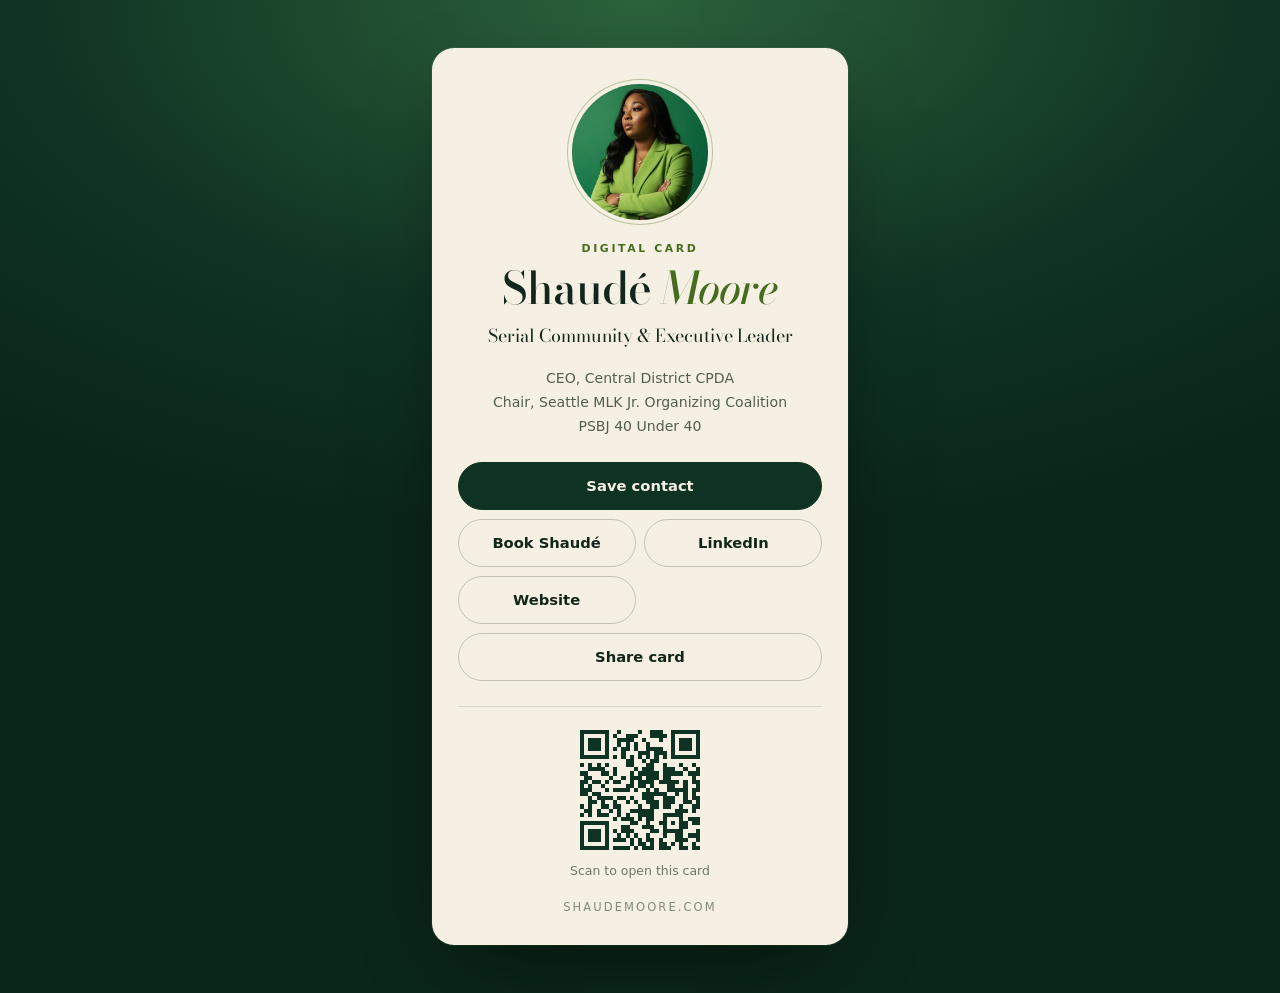
<file: card.html>
<!doctype html>
<html lang="en">
<head>
<meta charset="utf-8">
<meta name="viewport" content="width=device-width, initial-scale=1">
<title>Digital Business Card | Shaudé Moore</title>
<meta name="description" content="Digital business card for Shaudé Moore, Serial Community &amp; Executive Leader. Save her contact, email her or book her to speak.">
<meta name="author" content="Shaudé L. Moore">
<meta name="robots" content="index, follow, max-image-preview:large, max-snippet:-1">
<link rel="canonical" href="https://shaudemoore.com/card.html">
<meta property="og:locale" content="en_US">
<meta property="og:title" content="Digital Business Card | Shaudé Moore">
<meta property="og:description" content="Digital business card for Shaudé Moore, Serial Community &amp; Executive Leader. Save her contact, email her or book her to speak.">
<meta property="og:image" content="https://shaudemoore.com/img/og.jpg">
<meta property="og:image:width" content="1200">
<meta property="og:image:height" content="630">
<meta property="og:image:alt" content="Shaudé Moore, Serial Community &amp; Executive Leader">
<meta property="og:site_name" content="Shaudé Moore">
<meta property="og:url" content="https://shaudemoore.com/card.html">
<meta name="twitter:title" content="Digital Business Card | Shaudé Moore">
<meta name="twitter:description" content="Digital business card for Shaudé Moore, Serial Community &amp; Executive Leader. Save her contact, email her or book her to speak.">
<meta name="twitter:image" content="https://shaudemoore.com/img/og.jpg">
<meta property="og:type" content="profile">
<meta name="twitter:card" content="summary_large_image">
<meta name="twitter:image:alt" content="Shaudé Moore, Serial Community &amp; Executive Leader">
<meta property="profile:first_name" content="Shaudé">
<meta property="profile:last_name" content="Moore">
<meta name="theme-color" content="#0f3322">
<link rel="icon" href="favicon.svg" type="image/svg+xml">
<link rel="icon" href="favicon-48.png" sizes="48x48" type="image/png">
<link rel="apple-touch-icon" href="apple-touch-icon.png">
<link rel="manifest" href="site.webmanifest">
<link rel="preconnect" href="https://fonts.googleapis.com">
<link rel="preconnect" href="https://fonts.gstatic.com" crossorigin>
<link href="https://fonts.googleapis.com/css2?family=Bodoni+Moda:ital,opsz,wght@0,6..96,400..900;1,6..96,400..900&display=swap" rel="stylesheet">
<link href="https://api.fontshare.com/v2/css?f[]=general-sans@400,500,600&display=swap" rel="stylesheet">
<link rel="stylesheet" href="styles.css">
<script>document.documentElement.classList.add('js')</script>
<script type="application/ld+json">{"@context": "https://schema.org", "@graph": [{"@type": "WebSite", "@id": "https://shaudemoore.com/#website", "url": "https://shaudemoore.com/", "name": "Shaudé Moore", "inLanguage": "en-US", "publisher": {"@id": "https://shaudemoore.com/#shaude"}}, {"@type": "Person", "@id": "https://shaudemoore.com/#shaude", "name": "Shaudé L. Moore", "url": "https://shaudemoore.com/"}, {"@type": "WebPage", "@id": "https://shaudemoore.com/card.html#page", "url": "https://shaudemoore.com/card.html", "name": "Digital Business Card | Shaudé Moore", "description": "Digital business card for Shaudé Moore, Serial Community & Executive Leader. Save her contact, email her or book her to speak.", "about": {"@id": "https://shaudemoore.com/#shaude"}, "isPartOf": {"@id": "https://shaudemoore.com/#website"}}, {"@type": "BreadcrumbList", "itemListElement": [{"@type": "ListItem", "position": 1, "name": "Home", "item": "https://shaudemoore.com/"}, {"@type": "ListItem", "position": 2, "name": "Digital Business Card", "item": "https://shaudemoore.com/card.html"}]}]}</script>
</head>
<body data-theme="card">
<svg width="0" height="0" style="position:absolute" aria-hidden="true">
  <symbol id="arr" viewBox="0 0 24 24"><path d="M7 17 17 7M9 7h8v8" fill="none" stroke="currentColor" stroke-width="1.6" stroke-linecap="round" stroke-linejoin="round"/></symbol>
  <symbol id="arr-r" viewBox="0 0 24 24"><path d="M4 12h15M13 6l6 6-6 6" fill="none" stroke="currentColor" stroke-width="1.6" stroke-linecap="round" stroke-linejoin="round"/></symbol>
</svg>
<a class="skip" href="#main">Skip to content</a>
<div class="progress" aria-hidden="true"><span></span></div>

<main id="main" class="vc">
  <article class="vc__card">
    <figure class="vc__photo"><img src="img/shaude-portrait.webp" alt="Shaudé Moore in a lime green suit" width="960" height="960"></figure>
    <p class="vc__k">Digital card</p>
    <h1 class="vc__name">Shaudé <em>Moore</em></h1>
    <p class="vc__title">Serial Community &amp; Executive Leader</p>
    <ul class="vc__roles">
      <li>CEO, Central District CPDA</li>
      <li>Chair, Seattle MLK Jr. Organizing Coalition</li>
      <li>PSBJ 40 Under 40</li>
    </ul>
    <div class="vc__actions">
      <a class="vc__btn vc__btn--main" href="shaude-moore.vcf" download>Save contact</a>
      <a class="vc__btn" href="connect.html#book">Book Shaudé</a>
      <a class="vc__btn" href="https://www.linkedin.com/in/shaude-moore-edd-candidate-0b251350" target="_blank" rel="noopener">LinkedIn</a>
      <a class="vc__btn" href="index.html">Website</a>
      <button class="vc__btn" type="button" data-share="https://shaudemoore.com/card.html">Share card</button>
    </div>
    <div class="vc__qr">
      <svg viewBox="0 0 29 29" shape-rendering="crispEdges" role="img" aria-label="QR code for shaudemoore.com/card.html"><path d="M0,0h1v1h-1zM1,0h1v1h-1zM2,0h1v1h-1zM3,0h1v1h-1zM4,0h1v1h-1zM5,0h1v1h-1zM6,0h1v1h-1zM9,0h1v1h-1zM14,0h1v1h-1zM17,0h1v1h-1zM18,0h1v1h-1zM19,0h1v1h-1zM22,0h1v1h-1zM23,0h1v1h-1zM24,0h1v1h-1zM25,0h1v1h-1zM26,0h1v1h-1zM27,0h1v1h-1zM28,0h1v1h-1zM0,1h1v1h-1zM6,1h1v1h-1zM8,1h1v1h-1zM11,1h1v1h-1zM12,1h1v1h-1zM13,1h1v1h-1zM17,1h1v1h-1zM18,1h1v1h-1zM19,1h1v1h-1zM20,1h1v1h-1zM22,1h1v1h-1zM28,1h1v1h-1zM0,2h1v1h-1zM2,2h1v1h-1zM3,2h1v1h-1zM4,2h1v1h-1zM6,2h1v1h-1zM9,2h1v1h-1zM10,2h1v1h-1zM11,2h1v1h-1zM12,2h1v1h-1zM15,2h1v1h-1zM19,2h1v1h-1zM22,2h1v1h-1zM24,2h1v1h-1zM25,2h1v1h-1zM26,2h1v1h-1zM28,2h1v1h-1zM0,3h1v1h-1zM2,3h1v1h-1zM3,3h1v1h-1zM4,3h1v1h-1zM6,3h1v1h-1zM9,3h1v1h-1zM11,3h1v1h-1zM13,3h1v1h-1zM16,3h1v1h-1zM22,3h1v1h-1zM24,3h1v1h-1zM25,3h1v1h-1zM26,3h1v1h-1zM28,3h1v1h-1zM0,4h1v1h-1zM2,4h1v1h-1zM3,4h1v1h-1zM4,4h1v1h-1zM6,4h1v1h-1zM8,4h1v1h-1zM10,4h1v1h-1zM11,4h1v1h-1zM13,4h1v1h-1zM16,4h1v1h-1zM17,4h1v1h-1zM18,4h1v1h-1zM19,4h1v1h-1zM22,4h1v1h-1zM24,4h1v1h-1zM25,4h1v1h-1zM26,4h1v1h-1zM28,4h1v1h-1zM0,5h1v1h-1zM6,5h1v1h-1zM10,5h1v1h-1zM14,5h1v1h-1zM15,5h1v1h-1zM16,5h1v1h-1zM18,5h1v1h-1zM19,5h1v1h-1zM20,5h1v1h-1zM22,5h1v1h-1zM28,5h1v1h-1zM0,6h1v1h-1zM1,6h1v1h-1zM2,6h1v1h-1zM3,6h1v1h-1zM4,6h1v1h-1zM5,6h1v1h-1zM6,6h1v1h-1zM8,6h1v1h-1zM10,6h1v1h-1zM12,6h1v1h-1zM14,6h1v1h-1zM16,6h1v1h-1zM18,6h1v1h-1zM20,6h1v1h-1zM22,6h1v1h-1zM23,6h1v1h-1zM24,6h1v1h-1zM25,6h1v1h-1zM26,6h1v1h-1zM27,6h1v1h-1zM28,6h1v1h-1zM11,7h1v1h-1zM12,7h1v1h-1zM15,7h1v1h-1zM17,7h1v1h-1zM18,7h1v1h-1zM0,8h1v1h-1zM2,8h1v1h-1zM4,8h1v1h-1zM6,8h1v1h-1zM11,8h1v1h-1zM12,8h1v1h-1zM16,8h1v1h-1zM17,8h1v1h-1zM20,8h1v1h-1zM24,8h1v1h-1zM27,8h1v1h-1zM2,9h1v1h-1zM3,9h1v1h-1zM4,9h1v1h-1zM5,9h1v1h-1zM8,9h1v1h-1zM13,9h1v1h-1zM15,9h1v1h-1zM16,9h1v1h-1zM17,9h1v1h-1zM20,9h1v1h-1zM21,9h1v1h-1zM22,9h1v1h-1zM25,9h1v1h-1zM28,9h1v1h-1zM0,10h1v1h-1zM1,10h1v1h-1zM5,10h1v1h-1zM6,10h1v1h-1zM8,10h1v1h-1zM12,10h1v1h-1zM14,10h1v1h-1zM15,10h1v1h-1zM16,10h1v1h-1zM17,10h1v1h-1zM18,10h1v1h-1zM20,10h1v1h-1zM21,10h1v1h-1zM22,10h1v1h-1zM23,10h1v1h-1zM24,10h1v1h-1zM26,10h1v1h-1zM27,10h1v1h-1zM28,10h1v1h-1zM1,11h1v1h-1zM2,11h1v1h-1zM7,11h1v1h-1zM10,11h1v1h-1zM12,11h1v1h-1zM13,11h1v1h-1zM14,11h1v1h-1zM16,11h1v1h-1zM17,11h1v1h-1zM18,11h1v1h-1zM20,11h1v1h-1zM21,11h1v1h-1zM27,11h1v1h-1zM0,12h1v1h-1zM1,12h1v1h-1zM3,12h1v1h-1zM4,12h1v1h-1zM6,12h1v1h-1zM8,12h1v1h-1zM9,12h1v1h-1zM12,12h1v1h-1zM14,12h1v1h-1zM15,12h1v1h-1zM16,12h1v1h-1zM17,12h1v1h-1zM19,12h1v1h-1zM20,12h1v1h-1zM21,12h1v1h-1zM22,12h1v1h-1zM23,12h1v1h-1zM25,12h1v1h-1zM27,12h1v1h-1zM28,12h1v1h-1zM0,13h1v1h-1zM2,13h1v1h-1zM5,13h1v1h-1zM11,13h1v1h-1zM12,13h1v1h-1zM14,13h1v1h-1zM15,13h1v1h-1zM17,13h1v1h-1zM21,13h1v1h-1zM22,13h1v1h-1zM25,13h1v1h-1zM28,13h1v1h-1zM0,14h1v1h-1zM1,14h1v1h-1zM2,14h1v1h-1zM6,14h1v1h-1zM8,14h1v1h-1zM9,14h1v1h-1zM10,14h1v1h-1zM11,14h1v1h-1zM13,14h1v1h-1zM16,14h1v1h-1zM18,14h1v1h-1zM21,14h1v1h-1zM22,14h1v1h-1zM23,14h1v1h-1zM24,14h1v1h-1zM25,14h1v1h-1zM27,14h1v1h-1zM28,14h1v1h-1zM0,15h1v1h-1zM1,15h1v1h-1zM3,15h1v1h-1zM4,15h1v1h-1zM15,15h1v1h-1zM16,15h1v1h-1zM17,15h1v1h-1zM18,15h1v1h-1zM19,15h1v1h-1zM20,15h1v1h-1zM23,15h1v1h-1zM25,15h1v1h-1zM27,15h1v1h-1zM2,16h1v1h-1zM4,16h1v1h-1zM5,16h1v1h-1zM6,16h1v1h-1zM7,16h1v1h-1zM9,16h1v1h-1zM10,16h1v1h-1zM12,16h1v1h-1zM15,16h1v1h-1zM16,16h1v1h-1zM17,16h1v1h-1zM20,16h1v1h-1zM21,16h1v1h-1zM22,16h1v1h-1zM25,16h1v1h-1zM27,16h1v1h-1zM28,16h1v1h-1zM2,17h1v1h-1zM3,17h1v1h-1zM5,17h1v1h-1zM8,17h1v1h-1zM11,17h1v1h-1zM13,17h1v1h-1zM16,17h1v1h-1zM17,17h1v1h-1zM18,17h1v1h-1zM20,17h1v1h-1zM21,17h1v1h-1zM22,17h1v1h-1zM25,17h1v1h-1zM26,17h1v1h-1zM28,17h1v1h-1zM0,18h1v1h-1zM2,18h1v1h-1zM5,18h1v1h-1zM6,18h1v1h-1zM8,18h1v1h-1zM9,18h1v1h-1zM14,18h1v1h-1zM17,18h1v1h-1zM18,18h1v1h-1zM20,18h1v1h-1zM21,18h1v1h-1zM24,18h1v1h-1zM27,18h1v1h-1zM28,18h1v1h-1zM1,19h1v1h-1zM2,19h1v1h-1zM4,19h1v1h-1zM7,19h1v1h-1zM9,19h1v1h-1zM12,19h1v1h-1zM13,19h1v1h-1zM14,19h1v1h-1zM15,19h1v1h-1zM16,19h1v1h-1zM17,19h1v1h-1zM23,19h1v1h-1zM24,19h1v1h-1zM25,19h1v1h-1zM27,19h1v1h-1zM0,20h1v1h-1zM2,20h1v1h-1zM4,20h1v1h-1zM5,20h1v1h-1zM6,20h1v1h-1zM9,20h1v1h-1zM11,20h1v1h-1zM14,20h1v1h-1zM15,20h1v1h-1zM16,20h1v1h-1zM17,20h1v1h-1zM20,20h1v1h-1zM21,20h1v1h-1zM22,20h1v1h-1zM23,20h1v1h-1zM24,20h1v1h-1zM8,21h1v1h-1zM10,21h1v1h-1zM11,21h1v1h-1zM12,21h1v1h-1zM14,21h1v1h-1zM16,21h1v1h-1zM17,21h1v1h-1zM20,21h1v1h-1zM24,21h1v1h-1zM26,21h1v1h-1zM27,21h1v1h-1zM28,21h1v1h-1zM0,22h1v1h-1zM1,22h1v1h-1zM2,22h1v1h-1zM3,22h1v1h-1zM4,22h1v1h-1zM5,22h1v1h-1zM6,22h1v1h-1zM12,22h1v1h-1zM13,22h1v1h-1zM16,22h1v1h-1zM19,22h1v1h-1zM20,22h1v1h-1zM22,22h1v1h-1zM24,22h1v1h-1zM25,22h1v1h-1zM27,22h1v1h-1zM28,22h1v1h-1zM0,23h1v1h-1zM6,23h1v1h-1zM10,23h1v1h-1zM11,23h1v1h-1zM15,23h1v1h-1zM16,23h1v1h-1zM17,23h1v1h-1zM20,23h1v1h-1zM24,23h1v1h-1zM25,23h1v1h-1zM0,24h1v1h-1zM2,24h1v1h-1zM3,24h1v1h-1zM4,24h1v1h-1zM6,24h1v1h-1zM8,24h1v1h-1zM10,24h1v1h-1zM11,24h1v1h-1zM12,24h1v1h-1zM17,24h1v1h-1zM18,24h1v1h-1zM20,24h1v1h-1zM21,24h1v1h-1zM22,24h1v1h-1zM23,24h1v1h-1zM24,24h1v1h-1zM28,24h1v1h-1zM0,25h1v1h-1zM2,25h1v1h-1zM3,25h1v1h-1zM4,25h1v1h-1zM6,25h1v1h-1zM9,25h1v1h-1zM11,25h1v1h-1zM13,25h1v1h-1zM16,25h1v1h-1zM20,25h1v1h-1zM23,25h1v1h-1zM24,25h1v1h-1zM26,25h1v1h-1zM27,25h1v1h-1zM28,25h1v1h-1zM0,26h1v1h-1zM2,26h1v1h-1zM3,26h1v1h-1zM4,26h1v1h-1zM6,26h1v1h-1zM8,26h1v1h-1zM9,26h1v1h-1zM10,26h1v1h-1zM12,26h1v1h-1zM14,26h1v1h-1zM16,26h1v1h-1zM17,26h1v1h-1zM19,26h1v1h-1zM23,26h1v1h-1zM24,26h1v1h-1zM25,26h1v1h-1zM28,26h1v1h-1zM0,27h1v1h-1zM6,27h1v1h-1zM12,27h1v1h-1zM14,27h1v1h-1zM15,27h1v1h-1zM17,27h1v1h-1zM19,27h1v1h-1zM20,27h1v1h-1zM22,27h1v1h-1zM24,27h1v1h-1zM27,27h1v1h-1zM0,28h1v1h-1zM1,28h1v1h-1zM2,28h1v1h-1zM3,28h1v1h-1zM4,28h1v1h-1zM5,28h1v1h-1zM6,28h1v1h-1zM8,28h1v1h-1zM9,28h1v1h-1zM10,28h1v1h-1zM11,28h1v1h-1zM13,28h1v1h-1zM15,28h1v1h-1zM16,28h1v1h-1zM17,28h1v1h-1zM19,28h1v1h-1zM20,28h1v1h-1zM21,28h1v1h-1zM24,28h1v1h-1zM25,28h1v1h-1zM27,28h1v1h-1zM28,28h1v1h-1z" fill="currentColor"/></svg>
      <p>Scan to open this card</p>
    </div>
    <p class="vc__url">shaudemoore.com</p>
  </article>
</main>
<script>
document.querySelector('[data-share]').addEventListener('click', async e => {
  const b = e.currentTarget, url = b.dataset.share;
  try {
    if (navigator.share) { await navigator.share({title: 'Shaudé Moore', text: 'Shaudé Moore, Serial Community & Executive Leader', url}); return; }
    await navigator.clipboard.writeText(url); b.textContent = 'Link copied';
  } catch (err) { if (err && err.name !== 'AbortError') { b.textContent = 'Link copied'; } }
  setTimeout(() => b.textContent = 'Share card', 2200);
});
</script>
</body>
</html>
</file>
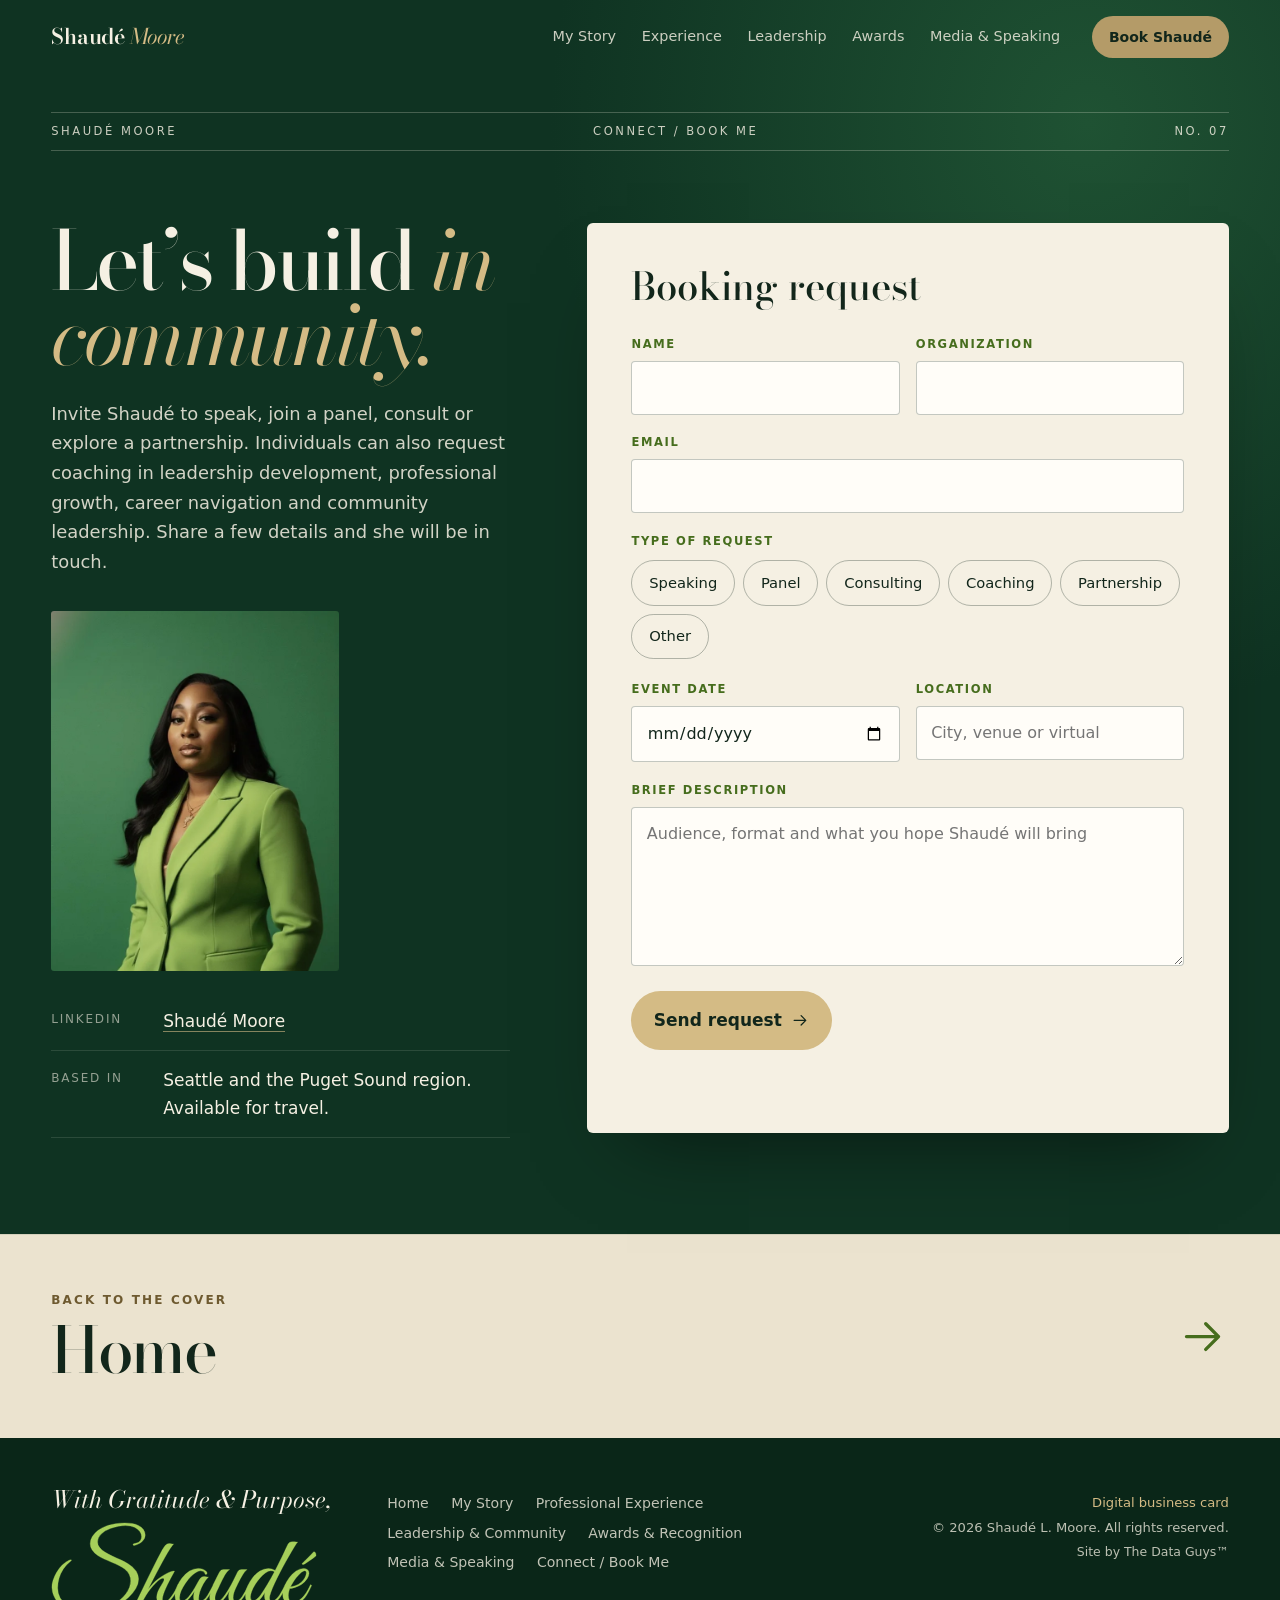
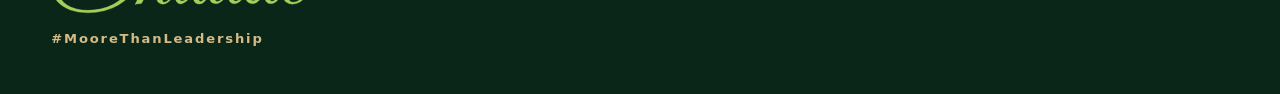
<file: connect.html>
<!doctype html>
<html lang="en">
<head>
<meta charset="utf-8">
<meta name="viewport" content="width=device-width, initial-scale=1">
<title>Book Shaudé Moore | Speaking, Panels &amp; Coaching</title>
<meta name="description" content="Invite Shaudé Moore to keynote, join a panel, coach, consult or partner. Send a short booking request and she will follow up.">
<meta name="author" content="Shaudé L. Moore">
<meta name="robots" content="index, follow, max-image-preview:large, max-snippet:-1">
<link rel="canonical" href="https://shaudemoore.com/connect.html">
<meta property="og:locale" content="en_US">
<meta property="og:title" content="Book Shaudé Moore | Speaking, Panels &amp; Coaching">
<meta property="og:description" content="Invite Shaudé Moore to keynote, join a panel, coach, consult or partner. Send a short booking request and she will follow up.">
<meta property="og:image" content="https://shaudemoore.com/img/og.jpg">
<meta property="og:image:width" content="1200">
<meta property="og:image:height" content="630">
<meta property="og:image:alt" content="Shaudé Moore, Serial Community &amp; Executive Leader">
<meta property="og:site_name" content="Shaudé Moore">
<meta property="og:url" content="https://shaudemoore.com/connect.html">
<meta name="twitter:title" content="Book Shaudé Moore | Speaking, Panels &amp; Coaching">
<meta name="twitter:description" content="Invite Shaudé Moore to keynote, join a panel, coach, consult or partner. Send a short booking request and she will follow up.">
<meta name="twitter:image" content="https://shaudemoore.com/img/og.jpg">
<meta property="og:type" content="profile">
<meta name="twitter:card" content="summary_large_image">
<meta name="twitter:image:alt" content="Shaudé Moore, Serial Community &amp; Executive Leader">
<meta property="profile:first_name" content="Shaudé">
<meta property="profile:last_name" content="Moore">
<meta name="theme-color" content="#0f3322">
<link rel="icon" href="favicon.svg" type="image/svg+xml">
<link rel="icon" href="favicon-48.png" sizes="48x48" type="image/png">
<link rel="apple-touch-icon" href="apple-touch-icon.png">
<link rel="manifest" href="site.webmanifest">
<link rel="preconnect" href="https://fonts.googleapis.com">
<link rel="preconnect" href="https://fonts.gstatic.com" crossorigin>
<link href="https://fonts.googleapis.com/css2?family=Bodoni+Moda:ital,opsz,wght@0,6..96,400..900;1,6..96,400..900&display=swap" rel="stylesheet">
<link href="https://api.fontshare.com/v2/css?f[]=general-sans@400,500,600&display=swap" rel="stylesheet">
<link rel="stylesheet" href="styles.css">
<script>document.documentElement.classList.add('js')</script>
<script type="application/ld+json">{"@context": "https://schema.org", "@graph": [{"@type": "WebSite", "@id": "https://shaudemoore.com/#website", "url": "https://shaudemoore.com/", "name": "Shaudé Moore", "inLanguage": "en-US", "publisher": {"@id": "https://shaudemoore.com/#shaude"}}, {"@type": "Person", "@id": "https://shaudemoore.com/#shaude", "name": "Shaudé L. Moore", "url": "https://shaudemoore.com/"}, {"@type": "WebPage", "@id": "https://shaudemoore.com/connect.html#page", "url": "https://shaudemoore.com/connect.html", "name": "Book Shaudé Moore | Speaking, Panels & Coaching", "description": "Invite Shaudé Moore to keynote, join a panel, coach, consult or partner. Send a short booking request and she will follow up.", "about": {"@id": "https://shaudemoore.com/#shaude"}, "isPartOf": {"@id": "https://shaudemoore.com/#website"}}, {"@type": "BreadcrumbList", "itemListElement": [{"@type": "ListItem", "position": 1, "name": "Home", "item": "https://shaudemoore.com/"}, {"@type": "ListItem", "position": 2, "name": "Connect / Book Me", "item": "https://shaudemoore.com/connect.html"}]}]}</script>
</head>
<body data-theme="connect">
<svg width="0" height="0" style="position:absolute" aria-hidden="true">
  <symbol id="arr" viewBox="0 0 24 24"><path d="M7 17 17 7M9 7h8v8" fill="none" stroke="currentColor" stroke-width="1.6" stroke-linecap="round" stroke-linejoin="round"/></symbol>
  <symbol id="arr-r" viewBox="0 0 24 24"><path d="M4 12h15M13 6l6 6-6 6" fill="none" stroke="currentColor" stroke-width="1.6" stroke-linecap="round" stroke-linejoin="round"/></symbol>
</svg>
<a class="skip" href="#main">Skip to content</a>
<div class="progress" aria-hidden="true"><span></span></div>

<header class="bar" id="bar">
  <a href="index.html" class="bar__mark" aria-label="Shaudé Moore, home">Shaudé <em>Moore</em></a>
  <nav class="bar__nav" aria-label="Primary"><a href="story.html">My Story</a><a href="experience.html">Experience</a><a href="leadership.html">Leadership</a><a href="awards.html">Awards</a><a href="media.html">Media &amp; Speaking</a></nav>
  <a href="connect.html" class="bar__cta" aria-current=page>Book Shaudé</a>
  <button class="bar__menu" aria-expanded="false" aria-controls="menu"><span class="sr">Open menu</span><i></i><i></i></button>
</header>

<div class="menu" id="menu" hidden>
  <nav aria-label="Mobile"><a href="index.html"><span>01</span>Home</a><a href="story.html"><span>02</span>My Story</a><a href="experience.html"><span>03</span>Professional Experience</a><a href="leadership.html"><span>04</span>Leadership &amp; Community</a><a href="awards.html"><span>05</span>Awards &amp; Recognition</a><a href="media.html"><span>06</span>Media &amp; Speaking</a><a href="connect.html" aria-current=page><span>07</span>Connect / Book Me</a></nav>
  <p>Mother. Executive. Speaker. Advocate. Lifelong learner.</p>
</div>
<main id="main">
<section class="book" aria-labelledby="page-h">
  <div class="wrap">
    <div class="folio"><span>Shaudé Moore</span><span class="folio__mid">Connect / Book Me</span><span>No. 07</span></div>
    <div class="book__grid">
      <div class="book__intro">
        <h1 id="page-h" class="connect__h">Let’s build <em>in community.</em></h1>
        <p class="book__deck">Invite Shaudé to speak, join a panel, consult or explore a partnership. Individuals can also request coaching in leadership development, professional growth, career navigation and community leadership. Share a few details and she will be in touch.</p>
        <figure class="book__fig rv-clip"><img src="img/shaude-full-700.webp" alt="Shaudé Moore in a lime green suit, full length, smiling" width="700" height="1135" loading="lazy"></figure>
        <dl class="contact">
          <div><dt>LinkedIn</dt><dd><a href="https://www.linkedin.com/in/shaude-moore-edd-candidate-0b251350" target="_blank" rel="noopener">Shaudé Moore</a></dd></div>
          <div><dt>Based in</dt><dd>Seattle and the Puget Sound region. Available for travel.</dd></div>
        </dl>
      </div>

      <form class="form" id="book" action="https://formsubmit.co/shaudemoore89@gmail.com" method="POST" novalidate>
        <h2 class="form__h">Booking request</h2>
        <input type="hidden" name="_subject" value="New booking request from shaudemoore.com">
        <input type="hidden" name="_template" value="table">
        <input type="hidden" name="_captcha" value="false">
        <input type="text" name="_honey" class="sr" tabindex="-1" autocomplete="off" aria-hidden="true">
        <div class="f2">
          <label class="fld"><span>Name</span><input name="name" autocomplete="name" required></label>
          <label class="fld"><span>Organization</span><input name="organization" autocomplete="organization"></label>
        </div>
        <label class="fld"><span>Email</span><input type="email" name="email" autocomplete="email" required></label>
        <fieldset class="fld chips">
          <legend>Type of request</legend>
          <div class="chips__row">
          <label><input type="radio" name="request_type" value="Speaking engagement" required><span>Speaking</span></label>
          <label><input type="radio" name="request_type" value="Panel"><span>Panel</span></label>
          <label><input type="radio" name="request_type" value="Consulting"><span>Consulting</span></label>
          <label><input type="radio" name="request_type" value="Coaching"><span>Coaching</span></label>
          <label><input type="radio" name="request_type" value="Partnership"><span>Partnership</span></label>
          <label><input type="radio" name="request_type" value="Other"><span>Other</span></label>
          </div>
        </fieldset>
        <div class="f2">
          <label class="fld"><span>Event date</span><input type="date" name="event_date"></label>
          <label class="fld"><span>Location</span><input name="location" placeholder="City, venue or virtual"></label>
        </div>
        <label class="fld"><span>Brief description</span><textarea name="description" rows="5" required placeholder="Audience, format and what you hope Shaudé will bring"></textarea></label>
        <button class="btn btn--solid form__go" type="submit">Send request <svg><use href="#arr-r"/></svg></button>
        <p class="form__status" role="status" aria-live="polite"></p>
      </form>
    </div>
  </div>
</section>

<nav class="next" aria-label="Next page">
  <a class="wrap next__in" href="index.html">
    <span class="next__k">Back to the cover</span>
    <span class="next__t">Home</span>
    <svg><use href="#arr-r"/></svg>
  </a>
</nav>
</main>

<footer class="foot">
  <div class="wrap foot__in">
    <div class="foot__sig"><p>With Gratitude &amp; Purpose,</p><svg class="sig" viewBox="7 -858 2753 990" role="img" aria-label="Shaudé"><defs><mask id="sigm" maskUnits="userSpaceOnUse" x="7" y="-858" width="2753" height="990"><g fill="none" stroke="#fff" stroke-width="103" stroke-linecap="round" stroke-linejoin="round"><path d="M240.4 -443.1 L219.2 -431.8 L190.5 -410.6 L155.5 -374.3 L123.0 -328.1 L104.2 -290.6 L93.0 -260.6 L79.2 -205.6 L76.7 -156.9 L81.7 -115.6 L86.7 -96.9 L96.7 -70.6 L108.0 -50.6 L129.2 -23.1 L149.2 -3.2 L186.7 24.3 L229.2 45.6 L282.9 63.1 L351.7 75.6 L425.4 78.1 L485.4 74.3 L554.1 61.8 L625.4 40.6 L692.9 9.3 L747.9 -26.9 L796.6 -69.4 L830.3 -109.4 L859.1 -156.9 L872.8 -195.6 L880.3 -241.9 L880.3 -256.9 L872.8 -290.6 L861.6 -315.6 L845.3 -339.3 L820.3 -364.3 L785.3 -389.3 L754.1 -406.8 L622.9 -465.6 L562.9 -495.6 L524.1 -521.8 L505.4 -539.3 L492.9 -554.3 L481.6 -574.3 L476.7 -588.0 L472.9 -609.3 L480.4 -651.8 L489.1 -676.8 L505.4 -701.8 L537.9 -733.0 L571.6 -755.5 L622.9 -778.0 L681.6 -794.3 L750.4 -804.3 L826.6 -804.3 L859.1 -799.3 L894.1 -788.0 L931.6 -765.5 L955.3 -739.3 L965.3 -720.5 L970.3 -703.0 L970.3 -688.0 L965.3 -661.8 L950.3 -635.5 L927.8 -616.8 L915.3 -610.5 L875.3 -598.0" pathLength="1" style="--d:0s;--t:0.799s"/><path d="M889.1 4.3 L910.3 -10.6 L925.3 -18.1 L931.6 -24.4 L966.6 -93.1 L996.6 -145.6" pathLength="1" style="--d:0.735s;--t:0.054s"/><path d="M997.8 -145.6 L1002.8 -140.6 L1014.1 -141.9" pathLength="1" style="--d:0.785s;--t:0.04s"/><path d="M997.8 -146.9 L1002.8 -173.1 L1035.3 -239.4 L1122.8 -410.6 L1192.8 -538.1 L1219.0 -576.8 L1231.5 -589.3 L1275.3 -605.5" pathLength="1" style="--d:0.822s;--t:0.157s"/><path d="M1015.3 -143.1 L1020.3 -149.4" pathLength="1" style="--d:0.966s;--t:0.04s"/><path d="M1016.6 -141.9 L1027.8 -145.6 L1064.0 -189.4 L1100.3 -225.6 L1145.3 -260.6 L1157.8 -266.9 L1191.5 -274.4 L1201.5 -273.1 L1209.0 -265.6" pathLength="1" style="--d:1.003s;--t:0.07s"/><path d="M1020.3 -150.6 L1021.6 -151.9 L1021.6 -149.4" pathLength="1" style="--d:1.068s;--t:0.04s"/><path d="M1209.0 -265.6 L1199.0 -218.1 L1155.3 -133.1 L1140.3 -91.9 L1136.5 -61.9 L1141.5 -39.4 L1150.3 -19.4 L1156.5 -13.1 L1166.5 -8.1 L1184.0 -8.1 L1205.3 -14.4 L1220.3 -24.4 L1246.5 -50.6 L1286.5 -106.9 L1305.3 -115.6 L1312.8 -115.6 L1315.3 -113.1" pathLength="1" style="--d:1.104s;--t:0.137s"/><path d="M1209.0 -265.6 L1260.3 -315.6 L1274.0 -325.6 L1286.5 -330.6" pathLength="1" style="--d:1.23s;--t:0.04s"/><path d="M1315.3 -111.9 L1314.0 -84.4 L1321.5 -38.1 L1325.3 -29.4 L1332.8 -20.6 L1345.2 -14.4 L1354.0 -14.4 L1380.2 -20.6 L1410.2 -40.6 L1445.2 -78.1 L1481.5 -130.6 L1499.0 -138.1 L1506.5 -138.1 L1512.7 -131.9" pathLength="1" style="--d:1.267s;--t:0.095s"/><path d="M1316.5 -113.1 L1335.3 -160.6 L1354.0 -196.9 L1374.0 -228.1 L1404.0 -266.9 L1434.0 -296.8 L1466.5 -321.8 L1507.7 -341.8 L1524.0 -345.6 L1545.2 -345.6 L1564.0 -343.1 L1581.5 -336.8 L1600.2 -320.6 L1605.2 -311.8 L1604.0 -308.1" pathLength="1" style="--d:1.354s;--t:0.12s"/><path d="M1512.7 -131.9 L1505.2 -69.4 L1506.5 -53.1 L1511.5 -31.9 L1517.7 -21.9 L1525.2 -15.6 L1535.2 -11.9 L1565.2 -16.9 L1581.5 -26.9 L1607.7 -54.4 L1640.2 -104.4 L1653.9 -110.6" pathLength="1" style="--d:1.465s;--t:0.084s"/><path d="M1512.7 -131.9 L1542.7 -196.9 L1571.5 -244.4 L1587.7 -259.4 L1628.9 -271.9" pathLength="1" style="--d:1.543s;--t:0.055s"/><path d="M1648.9 -103.1 L1647.7 -101.9 L1650.2 -101.9" pathLength="1" style="--d:1.593s;--t:0.04s"/><path d="M1650.2 -103.1 L1655.2 -109.4" pathLength="1" style="--d:1.63s;--t:0.04s"/><path d="M1656.4 -110.6 L1662.7 -113.1 L1672.7 -111.9" pathLength="1" style="--d:1.667s;--t:0.04s"/><path d="M1673.9 -110.6 L1670.2 -61.9 L1677.7 -34.4 L1690.2 -18.1 L1701.4 -13.1 L1713.9 -13.1 L1736.4 -18.1 L1762.7 -35.6 L1792.7 -68.1 L1833.9 -129.4" pathLength="1" style="--d:1.704s;--t:0.084s"/><path d="M1673.9 -111.9 L1706.4 -183.1 L1772.7 -313.1 L1790.2 -329.3 L1841.4 -345.6" pathLength="1" style="--d:1.781s;--t:0.086s"/><path d="M1835.2 -130.6 L1836.4 -133.1 L1855.2 -141.9 L1862.7 -141.9 L1865.2 -139.4" pathLength="1" style="--d:1.861s;--t:0.04s"/><path d="M1835.2 -129.4 L1841.4 -124.4 L1861.4 -124.4" pathLength="1" style="--d:1.898s;--t:0.04s"/><path d="M1862.7 -123.1 L1856.4 -74.4 L1861.4 -41.9 L1866.4 -30.6 L1875.2 -20.6 L1890.2 -14.4 L1915.1 -16.9 L1941.4 -29.4 L1971.4 -60.6 L1998.9 -103.1 L2017.6 -111.9 L2025.1 -111.9 L2028.9 -108.1" pathLength="1" style="--d:1.934s;--t:0.087s"/><path d="M1862.7 -124.4 L1865.2 -139.4" pathLength="1" style="--d:2.015s;--t:0.04s"/><path d="M1865.2 -139.4 L1948.9 -306.8 L1968.9 -328.1 L2017.6 -345.6" pathLength="1" style="--d:2.051s;--t:0.077s"/><path d="M2030.1 -106.9 L2028.9 -88.1 L2031.4 -65.6 L2035.1 -49.4 L2042.6 -33.1 L2052.6 -23.1 L2060.1 -19.4 L2086.4 -18.1 L2100.1 -20.6 L2112.6 -26.9 L2133.9 -43.1 L2155.1 -66.9 L2192.6 -120.6 L2218.8 -131.9 L2225.1 -131.9 L2227.6 -129.4" pathLength="1" style="--d:2.122s;--t:0.09s"/><path d="M2030.1 -108.1 L2051.4 -165.6 L2068.9 -199.4 L2091.4 -234.4 L2121.4 -271.9 L2145.1 -295.6 L2176.4 -320.6 L2205.1 -336.8 L2226.3 -344.3 L2255.1 -345.6 L2273.8 -343.1 L2303.8 -331.8 L2318.8 -316.8" pathLength="1" style="--d:2.205s;--t:0.12s"/><path d="M2227.6 -128.1 L2223.8 -71.9 L2230.1 -40.6 L2240.1 -23.1 L2252.6 -15.6 L2258.8 -14.4 L2283.8 -16.9 L2302.6 -24.4 L2338.8 -59.4 L2357.6 -85.6 L2375.1 -115.6 L2398.8 -126.9 L2405.1 -126.9 L2410.1 -121.9" pathLength="1" style="--d:2.315s;--t:0.095s"/><path d="M2228.8 -129.4 L2261.3 -196.9 L2316.3 -301.8 L2318.8 -315.6" pathLength="1" style="--d:2.402s;--t:0.059s"/><path d="M2320.1 -316.8 L2326.3 -321.8 L2452.6 -566.8 L2468.8 -591.8 L2486.3 -608.0 L2531.3 -625.5" pathLength="1" style="--d:2.457s;--t:0.11s"/><path d="M2411.3 -120.6 L2411.3 -93.1 L2415.1 -68.1 L2422.6 -43.1 L2435.1 -25.6 L2446.3 -15.6 L2465.1 -8.1 L2490.0 -6.9 L2515.0 -10.6 L2536.3 -18.1 L2561.3 -33.1 L2573.8 -43.1 L2601.3 -71.9 L2636.3 -124.4 L2665.0 -181.9 L2665.0 -188.1" pathLength="1" style="--d:2.558s;--t:0.122s"/><path d="M2411.3 -121.9 L2427.6 -171.9 L2430.1 -176.9 L2435.1 -179.4" pathLength="1" style="--d:2.67s;--t:0.04s"/><path d="M2436.3 -180.6 L2438.8 -195.6 L2463.8 -238.1 L2496.3 -280.6 L2530.0 -314.3 L2560.0 -335.6 L2586.3 -346.8 L2610.0 -345.6 L2622.5 -340.6 L2626.3 -336.8 L2630.0 -330.6 L2633.8 -310.6 L2628.8 -283.1 L2616.3 -258.1 L2601.3 -236.9 L2570.0 -206.9 L2550.0 -193.1 L2532.5 -184.4 L2480.0 -166.9 L2451.3 -164.4 L2436.3 -179.4" pathLength="1" style="--d:2.707s;--t:0.165s"/><path d="M2583.8 -405.6 L2588.8 -405.6 L2608.8 -420.6 L2680.0 -480.6 L2698.8 -498.1 L2700.0 -510.6" pathLength="1" style="--d:2.859s;--t:0.046s"/></g></mask></defs><path class="sig__ink" d="M413 92Q315 92 233.5 63.0Q152 34 102.0 -22.5Q52 -79 47 -162Q45 -196 58.0 -237.0Q71 -278 94.5 -318.5Q118 -359 150.5 -391.5Q183 -424 220 -441Q223 -443 229.5 -444.0Q236 -445 239 -445Q245 -445 245 -442Q245 -437 230 -426Q188 -393 161 -350Q133 -307 119.0 -258.0Q105 -209 105 -159Q105 -100 130.5 -57.5Q156 -15 199.0 12.5Q242 40 297.0 53.0Q352 66 412 66Q479 66 544.5 51.0Q610 36 664 8Q747 -36 795.5 -101.0Q844 -166 844 -230Q844 -264 829.5 -295.0Q815 -326 783 -351Q759 -370 724.5 -387.0Q690 -404 651.5 -420.0Q613 -436 576.0 -452.5Q539 -469 511 -488Q471 -515 452.5 -546.0Q434 -577 434 -608Q434 -645 455.5 -680.0Q477 -715 514.5 -743.5Q552 -772 599 -788Q640 -802 688.5 -810.0Q737 -818 784 -818Q823 -818 858.5 -812.5Q894 -807 921 -793Q955 -777 973.0 -750.5Q991 -724 991 -695Q991 -655 955 -625Q942 -615 926.0 -606.5Q910 -598 888 -592Q884 -591 879 -591Q867 -591 867 -598Q867 -602 873.5 -606.5Q880 -611 893 -612Q923 -616 938.5 -635.0Q954 -654 954 -679Q954 -705 936.5 -730.5Q919 -756 883.0 -773.5Q847 -791 791 -791Q759 -791 720.5 -784.0Q682 -777 637 -761Q582 -742 545.5 -705.0Q509 -668 509 -626Q509 -600 526.5 -573.5Q544 -547 583 -523Q616 -503 658.0 -483.5Q700 -464 743.0 -444.5Q786 -425 821 -403Q876 -369 900.0 -330.0Q924 -291 924 -250Q924 -202 895.5 -153.5Q867 -105 821.0 -62.5Q775 -20 720 13Q656 51 575.5 71.5Q495 92 413 92ZM888 8Q930 -78 975.5 -172.5Q1021 -267 1069.0 -363.0Q1117 -459 1164 -546Q1181 -576 1195.5 -593.0Q1210 -610 1234 -610Q1243 -610 1255.0 -607.0Q1267 -604 1278 -606Q1265 -592 1242.5 -557.0Q1220 -522 1192.5 -473.0Q1165 -424 1134.5 -367.5Q1104 -311 1074.5 -253.5Q1045 -196 1020 -146Q1040 -172 1061.0 -195.0Q1082 -218 1102 -235Q1124 -255 1157.5 -277.0Q1191 -299 1224.5 -315.0Q1258 -331 1278 -331Q1285 -331 1288 -330Q1288 -330 1277.0 -310.0Q1266 -290 1249.5 -259.0Q1233 -228 1215.5 -192.0Q1198 -156 1185.0 -123.5Q1172 -91 1168 -70Q1165 -54 1165 -43Q1165 -27 1171.0 -21.5Q1177 -16 1184 -16Q1201 -16 1220.5 -33.5Q1240 -51 1259.0 -78.0Q1278 -105 1294.5 -135.5Q1311 -166 1321 -193Q1333 -193 1333 -184Q1322 -157 1305.5 -124.5Q1289 -92 1268.0 -63.0Q1247 -34 1222.0 -15.0Q1197 4 1169 4Q1149 4 1128.0 -10.0Q1107 -24 1107 -61Q1107 -72 1109.0 -84.5Q1111 -97 1116 -113Q1122 -133 1136.0 -157.5Q1150 -182 1172 -219Q1182 -236 1182 -246Q1182 -258 1170 -258Q1160 -258 1143.0 -248.0Q1126 -238 1100 -213Q1075 -189 1038.0 -143.0Q1001 -97 959 -14Q952 -1 943.5 -0.5Q935 0 921 1Q912 2 903.0 2.5Q894 3 888 8ZM1538 3Q1515 3 1497.5 -10.0Q1480 -23 1480 -63Q1480 -80 1482.5 -95.0Q1485 -110 1489 -127Q1480 -112 1464.0 -90.0Q1448 -68 1428.5 -47.0Q1409 -26 1388.5 -12.0Q1368 2 1350 2Q1324 2 1308.0 -21.5Q1292 -45 1292 -83Q1292 -124 1311.0 -171.0Q1330 -218 1363.0 -261.0Q1396 -304 1439.0 -331.0Q1482 -358 1529 -358Q1552 -358 1573.0 -350.5Q1594 -343 1610 -326Q1617 -319 1617 -310Q1617 -304 1612.0 -300.0Q1607 -296 1599 -298Q1588 -333 1552 -333Q1535 -333 1513 -322Q1486 -308 1455.5 -277.5Q1425 -247 1398.5 -208.5Q1372 -170 1355.0 -131.0Q1338 -92 1338 -60Q1338 -27 1363 -27Q1385 -27 1408.5 -48.0Q1432 -69 1453.5 -100.5Q1475 -132 1493.0 -163.0Q1511 -194 1521 -213Q1536 -240 1549.0 -258.0Q1562 -276 1586 -276Q1597 -276 1608.0 -273.0Q1619 -270 1631 -272Q1601 -242 1578.5 -201.0Q1556 -160 1544.0 -120.5Q1532 -81 1532 -54Q1532 -24 1552 -24Q1568 -24 1586.5 -42.0Q1605 -60 1622.5 -87.5Q1640 -115 1655.0 -143.5Q1670 -172 1679 -193Q1684 -193 1687.5 -192.0Q1691 -191 1691 -184Q1690 -180 1687.5 -175.5Q1685 -171 1680 -160Q1672 -144 1658.0 -117.0Q1644 -90 1625.0 -62.5Q1606 -35 1584.0 -16.0Q1562 3 1538 3ZM1708 0Q1697 0 1681.5 -5.0Q1666 -10 1654.5 -23.5Q1643 -37 1643 -64Q1643 -90 1660.0 -124.0Q1677 -158 1690 -184Q1679 -184 1679 -193Q1680 -196 1688.0 -212.0Q1696 -228 1707.0 -250.0Q1718 -272 1728.5 -292.5Q1739 -313 1745 -324Q1757 -346 1783 -346H1845Q1828 -333 1814.5 -317.5Q1801 -302 1781 -261Q1781 -261 1774.0 -247.0Q1767 -233 1756.5 -211.5Q1746 -190 1735.5 -168.0Q1725 -146 1718 -131Q1705 -103 1701.0 -86.5Q1697 -70 1697 -56Q1697 -23 1719 -23Q1743 -23 1777 -62Q1805 -95 1832.0 -141.0Q1859 -187 1883.5 -236.0Q1908 -285 1927 -324Q1938 -346 1966 -346H2021Q1999 -328 1976.5 -292.0Q1954 -256 1927 -200Q1920 -185 1909.0 -162.0Q1898 -139 1889.5 -113.0Q1881 -87 1881 -61Q1881 -26 1906 -26Q1940 -26 1972.0 -73.0Q2004 -120 2035 -193Q2043 -193 2044.5 -192.0Q2046 -191 2047 -184Q2036 -157 2020.5 -125.5Q2005 -94 1985.5 -65.0Q1966 -36 1942.5 -18.0Q1919 0 1891 0Q1866 0 1850.0 -18.5Q1834 -37 1834 -71Q1834 -98 1844 -129Q1827 -99 1805.0 -69.0Q1783 -39 1758.0 -19.5Q1733 0 1708 0ZM2264 0Q2230 0 2214.0 -23.0Q2198 -46 2198 -77Q2198 -86 2199.0 -95.5Q2200 -105 2203 -115Q2189 -93 2170.5 -66.5Q2152 -40 2128.5 -20.5Q2105 -1 2076 -1Q2063 -1 2046.5 -7.0Q2030 -13 2017.5 -30.0Q2005 -47 2005 -80Q2005 -123 2024.0 -171.0Q2043 -219 2076.0 -261.5Q2109 -304 2151.0 -330.5Q2193 -357 2238 -357Q2274 -357 2306 -338Q2321 -366 2338.0 -400.5Q2355 -435 2372.0 -469.0Q2389 -503 2402.0 -531.5Q2415 -560 2422 -575Q2437 -610 2450.5 -619.5Q2464 -629 2483 -629Q2494 -629 2507.5 -626.5Q2521 -624 2534 -625Q2529 -620 2511.0 -592.0Q2493 -564 2467.0 -519.5Q2441 -475 2411.5 -422.0Q2382 -369 2353.5 -313.5Q2325 -258 2301.0 -207.0Q2277 -156 2263.0 -117.0Q2249 -78 2249 -58Q2249 -45 2255.0 -35.5Q2261 -26 2275 -26Q2294 -26 2314.0 -45.0Q2334 -64 2352.5 -92.5Q2371 -121 2385.5 -148.5Q2400 -176 2407 -193Q2419 -193 2419 -184Q2410 -163 2395.0 -132.0Q2380 -101 2360.0 -71.0Q2340 -41 2315.5 -20.5Q2291 0 2264 0ZM2083 -30Q2097 -30 2118.0 -45.5Q2139 -61 2163 -95Q2191 -135 2227.0 -195.0Q2263 -255 2298 -322Q2291 -328 2283.0 -331.0Q2275 -334 2261 -334Q2238 -334 2210.5 -314.5Q2183 -295 2155.5 -264.0Q2128 -233 2105.5 -197.0Q2083 -161 2069.5 -127.5Q2056 -94 2056 -70Q2056 -30 2083 -30ZM2479 4Q2442 4 2412.5 -20.0Q2383 -44 2383 -93Q2383 -134 2401.5 -180.0Q2420 -226 2450.5 -266.5Q2481 -307 2518.5 -332.5Q2556 -358 2594 -358Q2613 -358 2631.0 -347.0Q2649 -336 2649 -309Q2649 -284 2630.0 -254.0Q2611 -224 2576 -198Q2561 -187 2538.0 -177.0Q2515 -167 2492.0 -160.5Q2469 -154 2454 -154Q2449 -142 2444.5 -122.0Q2440 -102 2440 -81Q2440 -56 2450.0 -36.0Q2460 -16 2487 -16Q2520 -16 2548.5 -35.0Q2577 -54 2599.5 -83.0Q2622 -112 2638.0 -142.0Q2654 -172 2663 -193Q2675 -193 2675 -184Q2662 -156 2645.5 -123.0Q2629 -90 2606.5 -61.5Q2584 -33 2552.5 -14.5Q2521 4 2479 4ZM2461 -172Q2475 -172 2508.0 -182.5Q2541 -193 2568 -216Q2594 -239 2608.0 -266.5Q2622 -294 2622 -313Q2622 -335 2606 -335Q2594 -335 2573.0 -319.0Q2552 -303 2521 -265Q2502 -241 2485.0 -213.0Q2468 -185 2461 -172ZM2594 -397Q2587 -397 2582.0 -399.0Q2577 -401 2577 -406Q2608 -435 2638.0 -465.5Q2668 -496 2697 -527Q2705 -527 2712.5 -518.5Q2720 -510 2720 -485Q2711 -477 2694.0 -464.5Q2677 -452 2657.5 -438.0Q2638 -424 2620.5 -413.0Q2603 -402 2594 -397Z" mask="url(#sigm)"/></svg><p class="foot__tag" lang="en">#MooreThanLeadership</p></div>
    <nav class="foot__nav" aria-label="Footer"><a href="index.html">Home</a><a href="story.html">My Story</a><a href="experience.html">Professional Experience</a><a href="leadership.html">Leadership &amp; Community</a><a href="awards.html">Awards &amp; Recognition</a><a href="media.html">Media &amp; Speaking</a><a href="connect.html">Connect / Book Me</a></nav>
    <div class="foot__meta">
      <p><a href="card.html">Digital business card</a></p>
      <p>&copy; 2026 Shaudé L. Moore. All rights reserved.</p>
      <p class="foot__credit">Site by The Data Guys&trade;</p>
    </div>
  </div>
</footer>

<script src="app.js" defer></script>
</body>
</html>
</file>
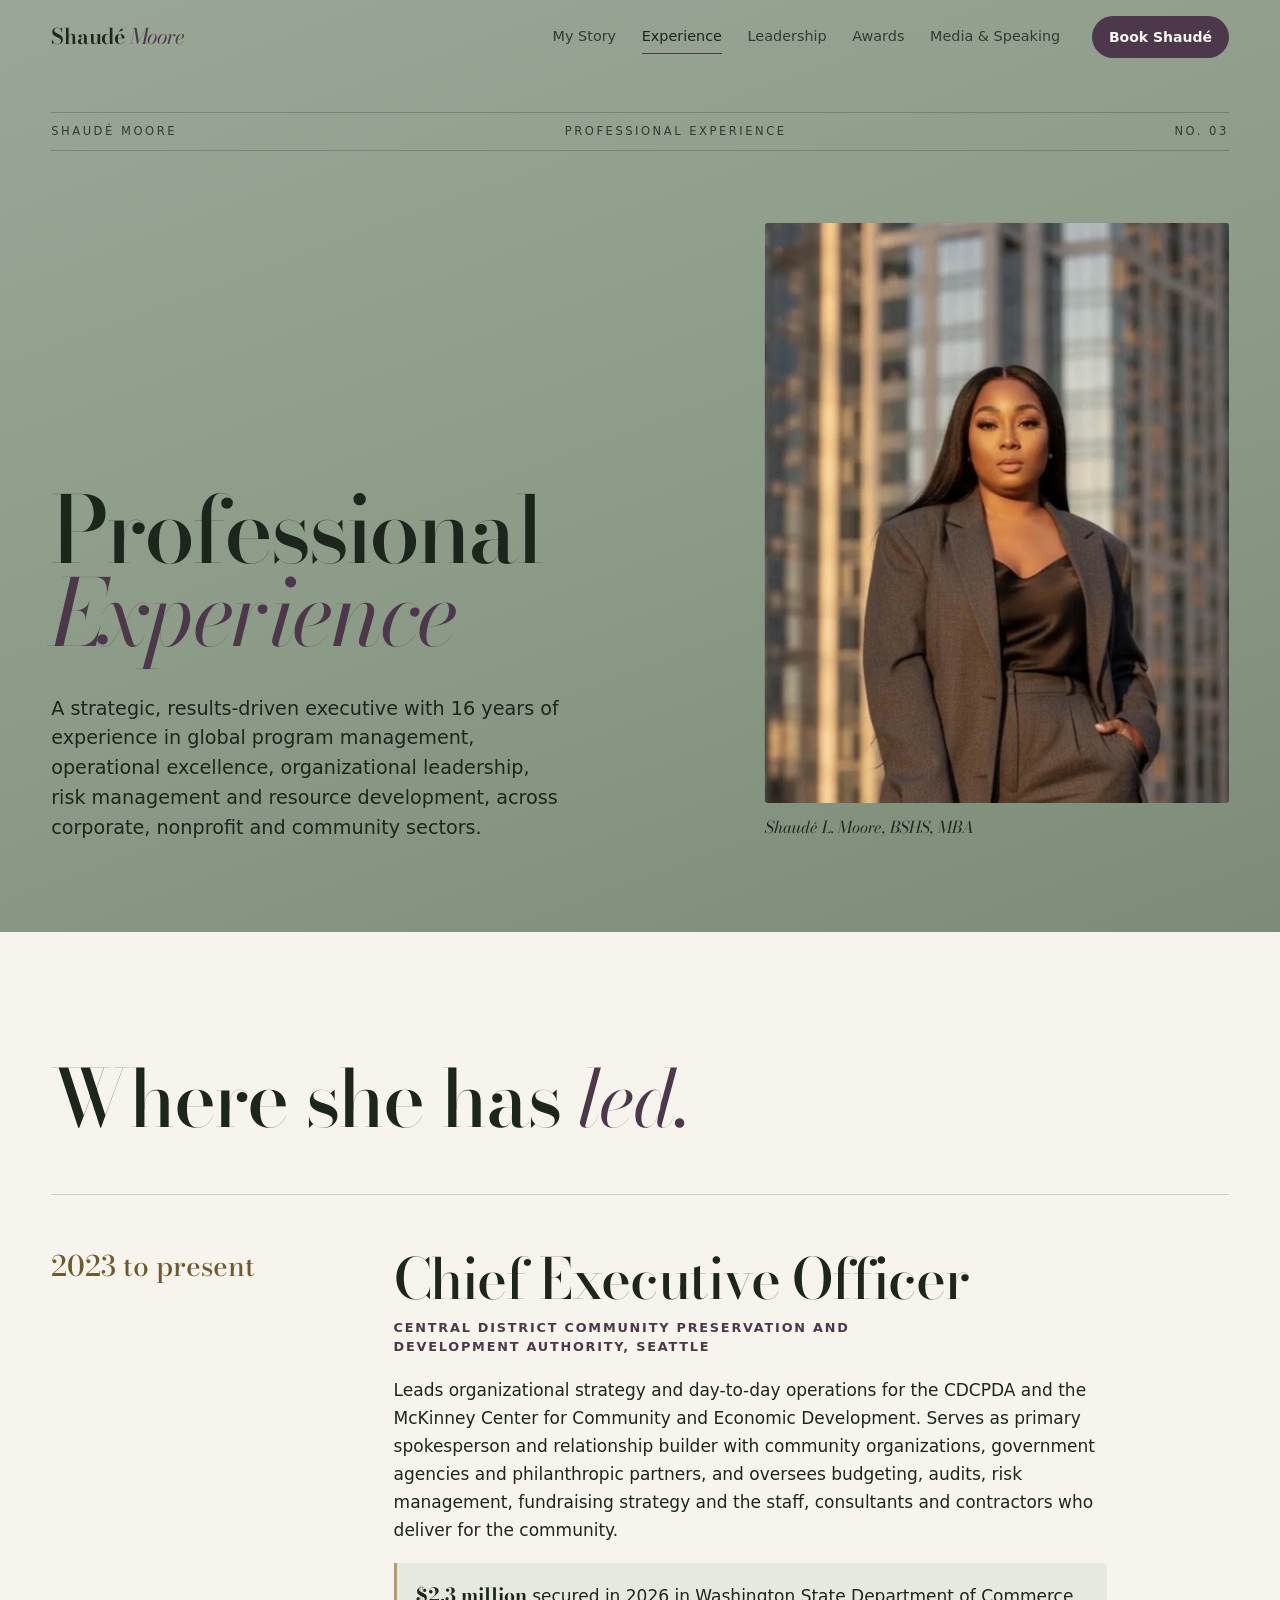
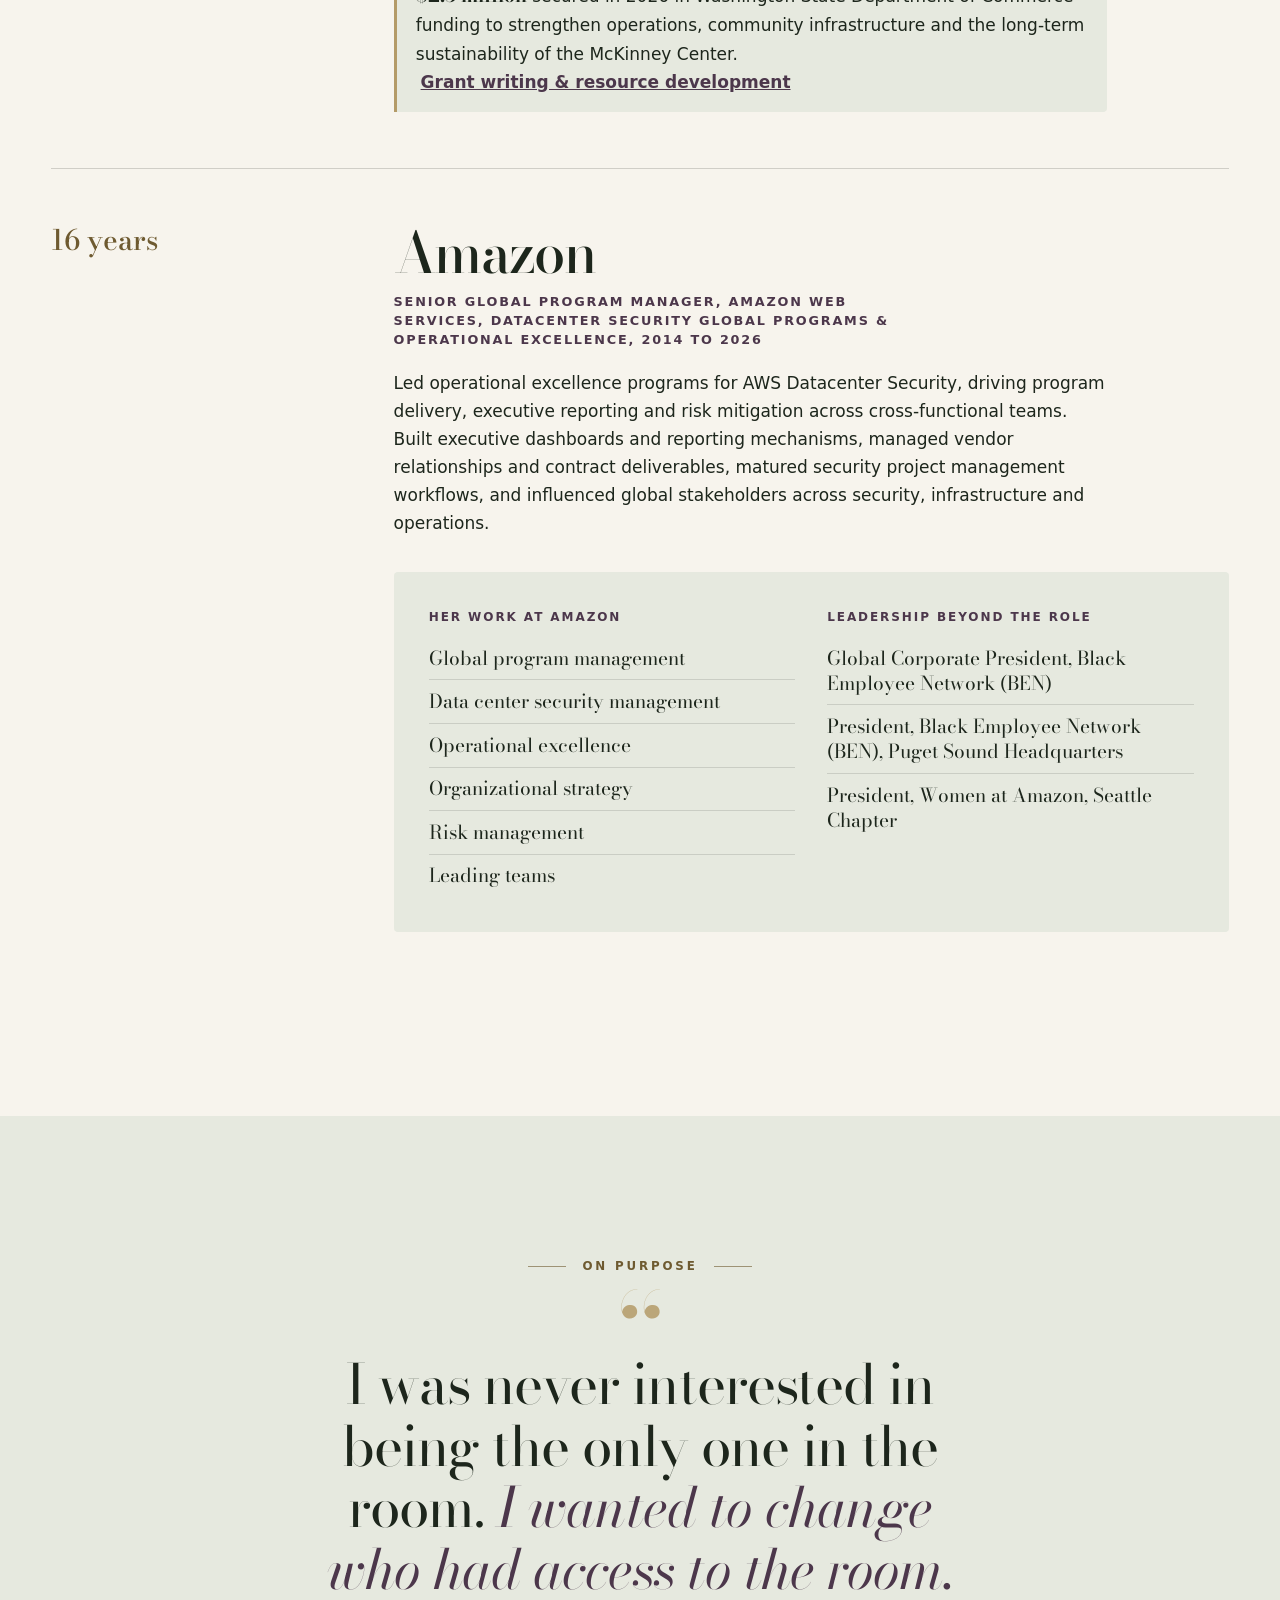
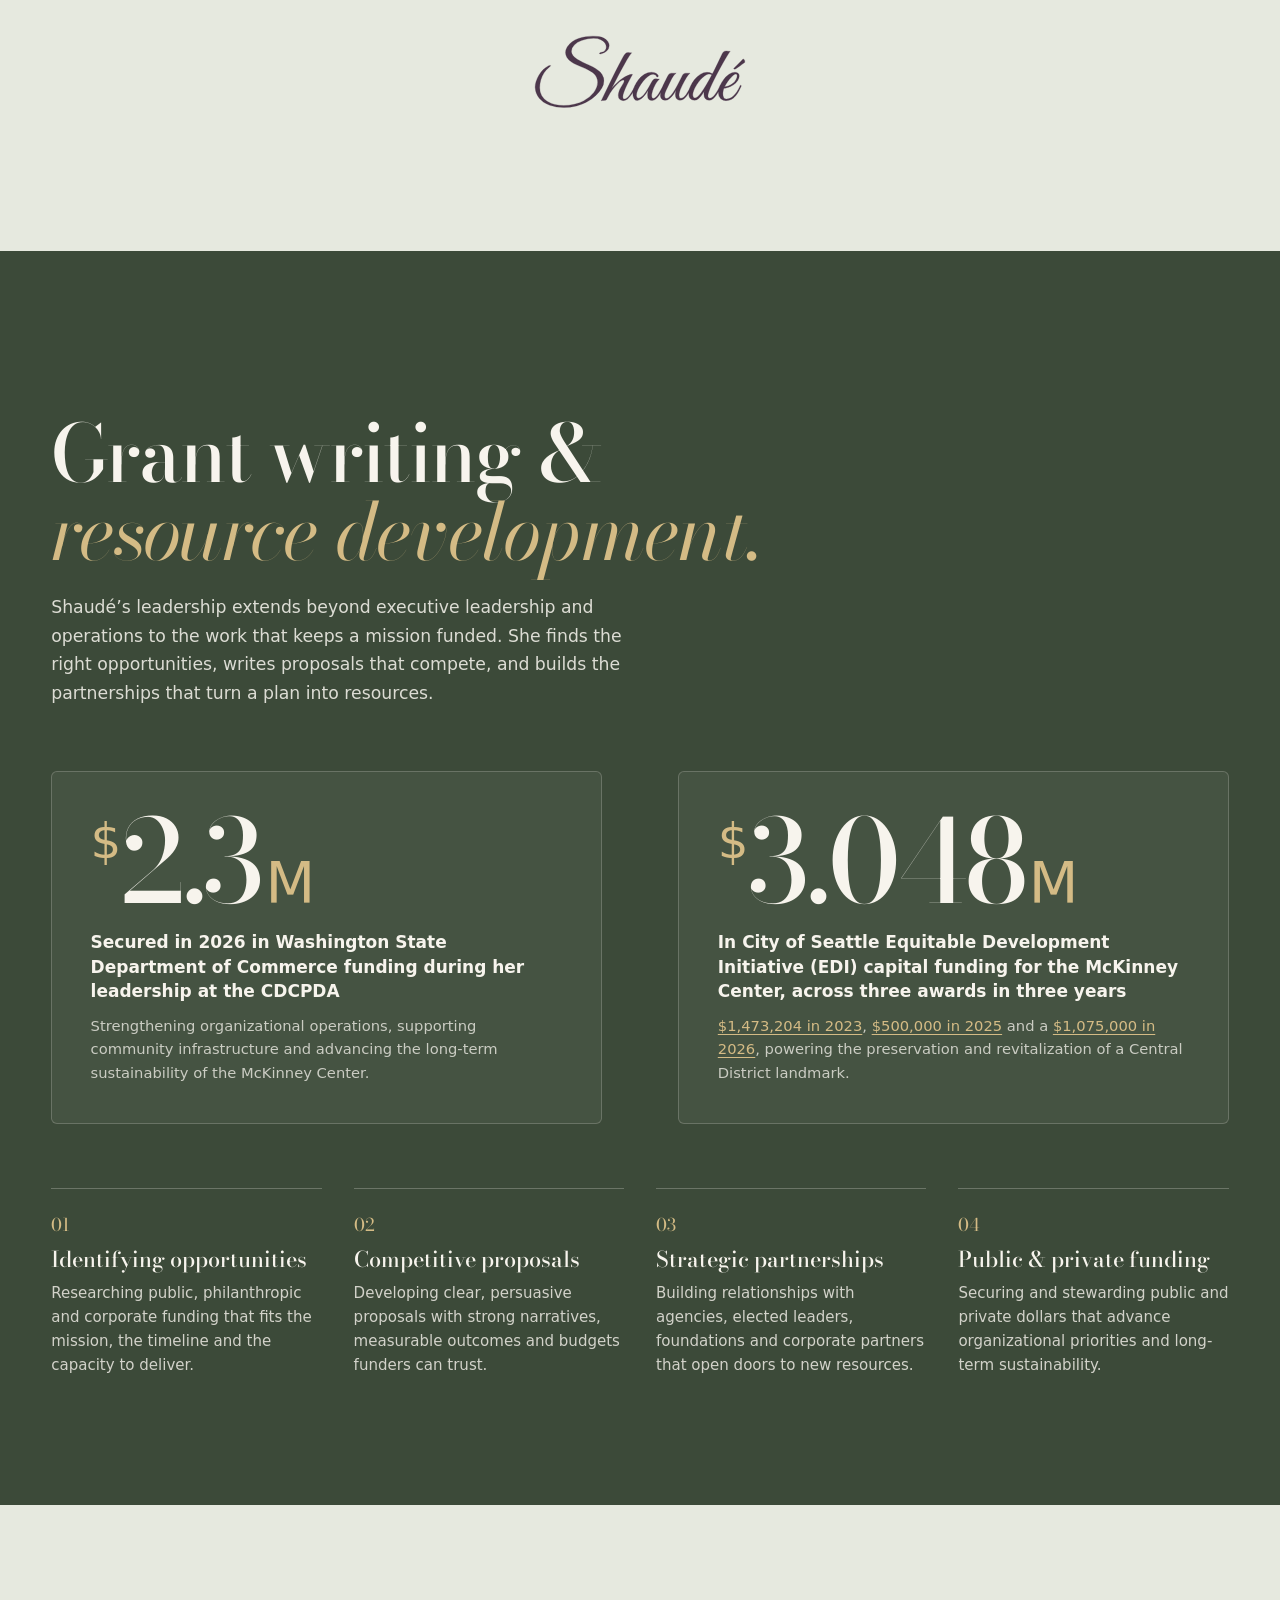
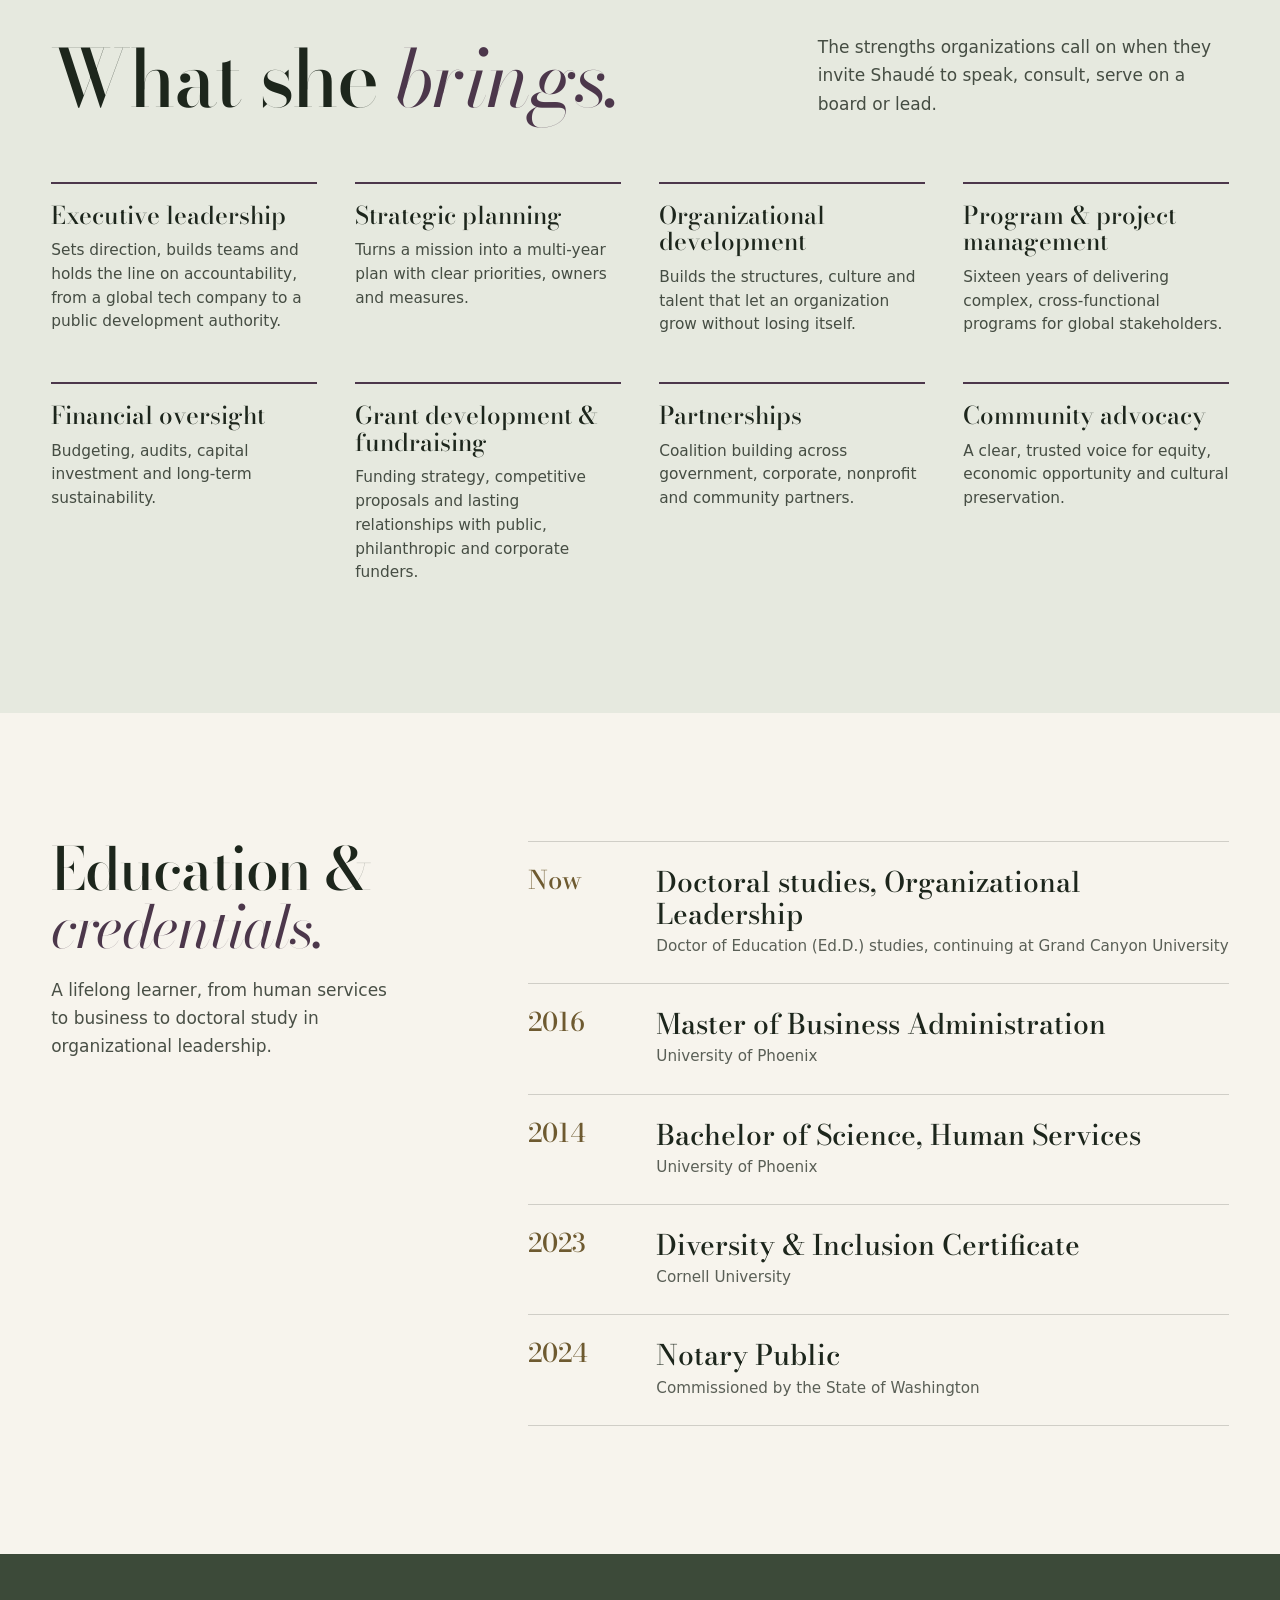
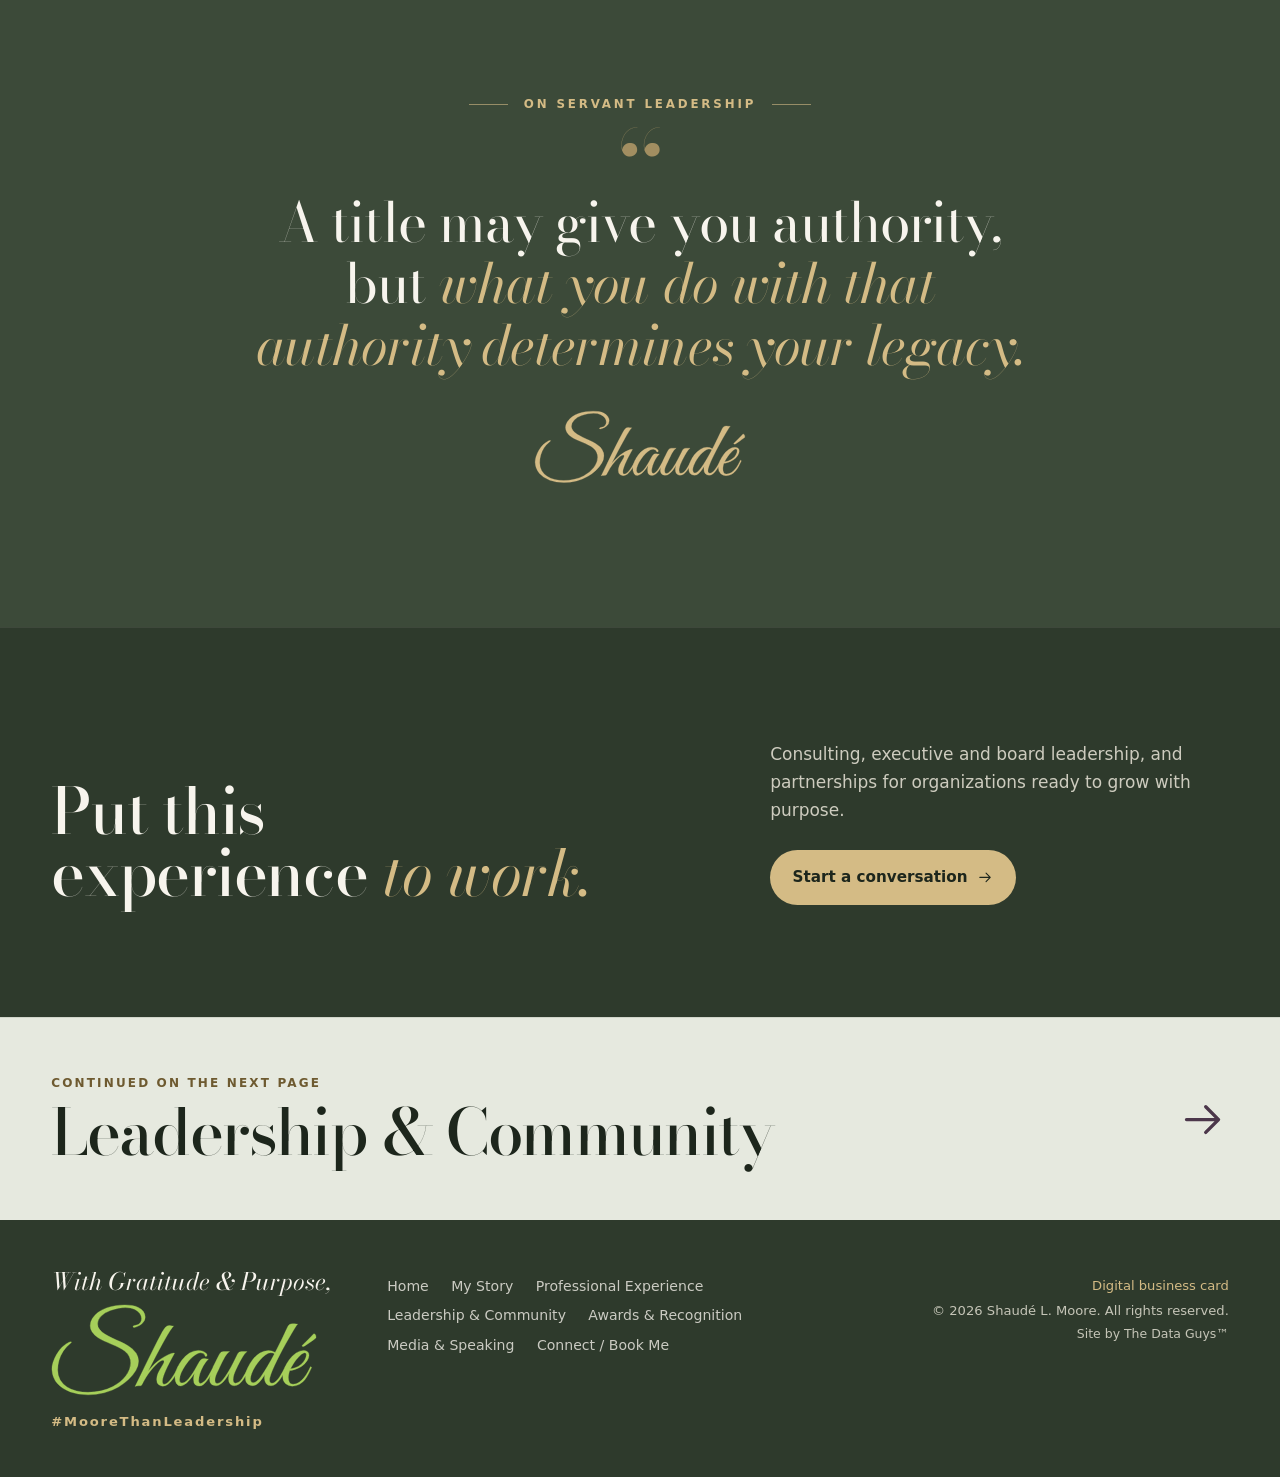
<file: experience.html>
<!doctype html>
<html lang="en">
<head>
<meta charset="utf-8">
<meta name="viewport" content="width=device-width, initial-scale=1">
<title>Professional Experience | Shaudé Moore, Executive Leader</title>
<meta name="description" content="Shaudé Moore's career: 16 years at Amazon in global program management, CEO leadership, grant writing and resource development, an MBA and doctoral studies.">
<meta name="author" content="Shaudé L. Moore">
<meta name="robots" content="index, follow, max-image-preview:large, max-snippet:-1">
<link rel="canonical" href="https://shaudemoore.com/experience.html">
<meta property="og:locale" content="en_US">
<meta property="og:title" content="Professional Experience | Shaudé Moore, Executive Leader">
<meta property="og:description" content="Shaudé Moore's career: 16 years at Amazon in global program management, CEO leadership, grant writing and resource development, an MBA and doctoral studies.">
<meta property="og:image" content="https://shaudemoore.com/img/og.jpg">
<meta property="og:image:width" content="1200">
<meta property="og:image:height" content="630">
<meta property="og:image:alt" content="Shaudé Moore, Serial Community &amp; Executive Leader">
<meta property="og:site_name" content="Shaudé Moore">
<meta property="og:url" content="https://shaudemoore.com/experience.html">
<meta name="twitter:title" content="Professional Experience | Shaudé Moore, Executive Leader">
<meta name="twitter:description" content="Shaudé Moore's career: 16 years at Amazon in global program management, CEO leadership, grant writing and resource development, an MBA and doctoral studies.">
<meta name="twitter:image" content="https://shaudemoore.com/img/og.jpg">
<meta property="og:type" content="profile">
<meta name="twitter:card" content="summary_large_image">
<meta name="twitter:image:alt" content="Shaudé Moore, Serial Community &amp; Executive Leader">
<meta property="profile:first_name" content="Shaudé">
<meta property="profile:last_name" content="Moore">
<meta name="theme-color" content="#8c9a88">
<link rel="icon" href="favicon.svg" type="image/svg+xml">
<link rel="icon" href="favicon-48.png" sizes="48x48" type="image/png">
<link rel="apple-touch-icon" href="apple-touch-icon.png">
<link rel="manifest" href="site.webmanifest">
<link rel="preconnect" href="https://fonts.googleapis.com">
<link rel="preconnect" href="https://fonts.gstatic.com" crossorigin>
<link href="https://fonts.googleapis.com/css2?family=Bodoni+Moda:ital,opsz,wght@0,6..96,400..900;1,6..96,400..900&display=swap" rel="stylesheet">
<link href="https://api.fontshare.com/v2/css?f[]=general-sans@400,500,600&display=swap" rel="stylesheet">
<link rel="preload" as="image" href="img/city-800.webp" type="image/webp">
<link rel="stylesheet" href="styles.css">
<script>document.documentElement.classList.add('js')</script>
<script type="application/ld+json">{"@context": "https://schema.org", "@graph": [{"@type": "WebSite", "@id": "https://shaudemoore.com/#website", "url": "https://shaudemoore.com/", "name": "Shaudé Moore", "inLanguage": "en-US", "publisher": {"@id": "https://shaudemoore.com/#shaude"}}, {"@type": "Person", "@id": "https://shaudemoore.com/#shaude", "name": "Shaudé L. Moore", "url": "https://shaudemoore.com/"}, {"@type": "WebPage", "@id": "https://shaudemoore.com/experience.html#page", "url": "https://shaudemoore.com/experience.html", "name": "Professional Experience | Shaudé Moore, Executive Leader", "description": "Shaudé Moore's career: 16 years at Amazon in global program management, CEO leadership, grant writing and resource development, an MBA and doctoral studies.", "about": {"@id": "https://shaudemoore.com/#shaude"}, "isPartOf": {"@id": "https://shaudemoore.com/#website"}}, {"@type": "BreadcrumbList", "itemListElement": [{"@type": "ListItem", "position": 1, "name": "Home", "item": "https://shaudemoore.com/"}, {"@type": "ListItem", "position": 2, "name": "Professional Experience", "item": "https://shaudemoore.com/experience.html"}]}]}</script>
</head>
<body data-theme="experience">
<svg width="0" height="0" style="position:absolute" aria-hidden="true">
  <symbol id="arr" viewBox="0 0 24 24"><path d="M7 17 17 7M9 7h8v8" fill="none" stroke="currentColor" stroke-width="1.6" stroke-linecap="round" stroke-linejoin="round"/></symbol>
  <symbol id="arr-r" viewBox="0 0 24 24"><path d="M4 12h15M13 6l6 6-6 6" fill="none" stroke="currentColor" stroke-width="1.6" stroke-linecap="round" stroke-linejoin="round"/></symbol>
</svg>
<a class="skip" href="#main">Skip to content</a>
<div class="progress" aria-hidden="true"><span></span></div>

<header class="bar" id="bar">
  <a href="index.html" class="bar__mark" aria-label="Shaudé Moore, home">Shaudé <em>Moore</em></a>
  <nav class="bar__nav" aria-label="Primary"><a href="story.html">My Story</a><a href="experience.html" aria-current=page class=is-on>Experience</a><a href="leadership.html">Leadership</a><a href="awards.html">Awards</a><a href="media.html">Media &amp; Speaking</a></nav>
  <a href="connect.html" class="bar__cta">Book Shaudé</a>
  <button class="bar__menu" aria-expanded="false" aria-controls="menu"><span class="sr">Open menu</span><i></i><i></i></button>
</header>

<div class="menu" id="menu" hidden>
  <nav aria-label="Mobile"><a href="index.html"><span>01</span>Home</a><a href="story.html"><span>02</span>My Story</a><a href="experience.html" aria-current=page><span>03</span>Professional Experience</a><a href="leadership.html"><span>04</span>Leadership &amp; Community</a><a href="awards.html"><span>05</span>Awards &amp; Recognition</a><a href="media.html"><span>06</span>Media &amp; Speaking</a><a href="connect.html"><span>07</span>Connect / Book Me</a></nav>
  <p>Mother. Executive. Speaker. Advocate. Lifelong learner.</p>
</div>
<main id="main">
<section class="opener " aria-labelledby="page-h">
  <div class="wrap">
    <div class="folio"><span>Shaudé Moore</span><span class="folio__mid">Professional Experience</span><span>No. 03</span></div>
    <div class="opener__grid">
      <div class="opener__text">
        <h1 id="page-h" class="opener__h">Professional <em>Experience</em></h1>
        <p class="opener__deck">A strategic, results-driven executive with 16 years of experience in global program management, operational excellence, organizational leadership, risk management and resource development, across corporate, nonprofit and community sectors.</p>
      </div>
      <figure class="opener__fig rv-clip">
        <img src="img/city-800.webp" srcset="img/city-480.webp 480w, img/city-800.webp 800w" sizes="(max-width: 760px) 90vw, 40vw" alt="Shaudé Moore in a tailored brown suit, standing among city high-rises at golden hour" width="800" height="874" fetchpriority="high">
        <figcaption>Shaudé L. Moore, BSHS, MBA</figcaption>
      </figure>
    </div>
  </div>
</section>
<section class="career" aria-labelledby="career-h">
  <div class="wrap">
    <h2 id="career-h" class="d-xl rv">Where she has <em>led.</em></h2>

    <article class="job rv">
      <div class="job__when">2023 to present</div>
      <div class="job__main">
        <h3 class="job__t">Chief Executive Officer</h3>
        <p class="job__org">Central District Community Preservation and Development Authority, Seattle</p>
        <p>Leads organizational strategy and day-to-day operations for the CDCPDA and the McKinney Center for Community and Economic Development. Serves as primary spokesperson and relationship builder with community organizations, government agencies and philanthropic partners, and oversees budgeting, audits, risk management, fundraising strategy and the staff, consultants and contractors who deliver for the community.</p>
        <p class="job__win"><strong>$2.3 million</strong> secured in 2026 in Washington State Department of Commerce funding to strengthen operations, community infrastructure and the long-term sustainability of the McKinney Center. <a href="#grants">Grant writing &amp; resource development</a></p>
      </div>
    </article>

    <article class="job job--feature rv" id="amazon">
      <div class="job__when">16 years</div>
      <div class="job__main">
        <h3 class="job__t">Amazon</h3>
        <p class="job__org">Senior Global Program Manager, Amazon Web Services, Datacenter Security Global Programs &amp; Operational Excellence, 2014 to 2026</p>
        <p>Led operational excellence programs for AWS Datacenter Security, driving program delivery, executive reporting and risk mitigation across cross-functional teams. Built executive dashboards and reporting mechanisms, managed vendor relationships and contract deliverables, matured security project management workflows, and influenced global stakeholders across security, infrastructure and operations.</p>
        <div class="job__cols">
          <div><h4>Her work at Amazon</h4><ul class="ticks"><li>Global program management</li><li>Data center security management</li><li>Operational excellence</li><li>Organizational strategy</li><li>Risk management</li><li>Leading teams</li></ul></div>
          <div><h4>Leadership beyond the role</h4><ul class="ticks">
            <li>Global Corporate President, Black Employee Network (BEN)</li>
            <li>President, Black Employee Network (BEN), Puget Sound Headquarters</li>
            <li>President, Women at Amazon, Seattle Chapter</li></ul></div>
        </div>
      </div>
    </article>
  </div>
</section>


<section class="epi epi--tint" aria-label="In her words: On purpose">
  <div class="wrap">
    <figure class="epi__f">
      <p class="epi__k rv">On purpose</p>
      <blockquote class="epi__q rv"><p>I was never interested in being the only one in the room. <em>I wanted to change who had access to the room.</em></p></blockquote>
      <figcaption class="epi__by rv"><svg class="sig" viewBox="7 -858 2753 990" role="img" aria-label="Shaudé"><defs><mask id="sq-e1" maskUnits="userSpaceOnUse" x="7" y="-858" width="2753" height="990"><g fill="none" stroke="#fff" stroke-width="103" stroke-linecap="round" stroke-linejoin="round"><path d="M240.4 -443.1 L219.2 -431.8 L190.5 -410.6 L155.5 -374.3 L123.0 -328.1 L104.2 -290.6 L93.0 -260.6 L79.2 -205.6 L76.7 -156.9 L81.7 -115.6 L86.7 -96.9 L96.7 -70.6 L108.0 -50.6 L129.2 -23.1 L149.2 -3.2 L186.7 24.3 L229.2 45.6 L282.9 63.1 L351.7 75.6 L425.4 78.1 L485.4 74.3 L554.1 61.8 L625.4 40.6 L692.9 9.3 L747.9 -26.9 L796.6 -69.4 L830.3 -109.4 L859.1 -156.9 L872.8 -195.6 L880.3 -241.9 L880.3 -256.9 L872.8 -290.6 L861.6 -315.6 L845.3 -339.3 L820.3 -364.3 L785.3 -389.3 L754.1 -406.8 L622.9 -465.6 L562.9 -495.6 L524.1 -521.8 L505.4 -539.3 L492.9 -554.3 L481.6 -574.3 L476.7 -588.0 L472.9 -609.3 L480.4 -651.8 L489.1 -676.8 L505.4 -701.8 L537.9 -733.0 L571.6 -755.5 L622.9 -778.0 L681.6 -794.3 L750.4 -804.3 L826.6 -804.3 L859.1 -799.3 L894.1 -788.0 L931.6 -765.5 L955.3 -739.3 L965.3 -720.5 L970.3 -703.0 L970.3 -688.0 L965.3 -661.8 L950.3 -635.5 L927.8 -616.8 L915.3 -610.5 L875.3 -598.0" pathLength="1" style="--d:0s;--t:0.799s"/><path d="M889.1 4.3 L910.3 -10.6 L925.3 -18.1 L931.6 -24.4 L966.6 -93.1 L996.6 -145.6" pathLength="1" style="--d:0.735s;--t:0.054s"/><path d="M997.8 -145.6 L1002.8 -140.6 L1014.1 -141.9" pathLength="1" style="--d:0.785s;--t:0.04s"/><path d="M997.8 -146.9 L1002.8 -173.1 L1035.3 -239.4 L1122.8 -410.6 L1192.8 -538.1 L1219.0 -576.8 L1231.5 -589.3 L1275.3 -605.5" pathLength="1" style="--d:0.822s;--t:0.157s"/><path d="M1015.3 -143.1 L1020.3 -149.4" pathLength="1" style="--d:0.966s;--t:0.04s"/><path d="M1016.6 -141.9 L1027.8 -145.6 L1064.0 -189.4 L1100.3 -225.6 L1145.3 -260.6 L1157.8 -266.9 L1191.5 -274.4 L1201.5 -273.1 L1209.0 -265.6" pathLength="1" style="--d:1.003s;--t:0.07s"/><path d="M1020.3 -150.6 L1021.6 -151.9 L1021.6 -149.4" pathLength="1" style="--d:1.068s;--t:0.04s"/><path d="M1209.0 -265.6 L1199.0 -218.1 L1155.3 -133.1 L1140.3 -91.9 L1136.5 -61.9 L1141.5 -39.4 L1150.3 -19.4 L1156.5 -13.1 L1166.5 -8.1 L1184.0 -8.1 L1205.3 -14.4 L1220.3 -24.4 L1246.5 -50.6 L1286.5 -106.9 L1305.3 -115.6 L1312.8 -115.6 L1315.3 -113.1" pathLength="1" style="--d:1.104s;--t:0.137s"/><path d="M1209.0 -265.6 L1260.3 -315.6 L1274.0 -325.6 L1286.5 -330.6" pathLength="1" style="--d:1.23s;--t:0.04s"/><path d="M1315.3 -111.9 L1314.0 -84.4 L1321.5 -38.1 L1325.3 -29.4 L1332.8 -20.6 L1345.2 -14.4 L1354.0 -14.4 L1380.2 -20.6 L1410.2 -40.6 L1445.2 -78.1 L1481.5 -130.6 L1499.0 -138.1 L1506.5 -138.1 L1512.7 -131.9" pathLength="1" style="--d:1.267s;--t:0.095s"/><path d="M1316.5 -113.1 L1335.3 -160.6 L1354.0 -196.9 L1374.0 -228.1 L1404.0 -266.9 L1434.0 -296.8 L1466.5 -321.8 L1507.7 -341.8 L1524.0 -345.6 L1545.2 -345.6 L1564.0 -343.1 L1581.5 -336.8 L1600.2 -320.6 L1605.2 -311.8 L1604.0 -308.1" pathLength="1" style="--d:1.354s;--t:0.12s"/><path d="M1512.7 -131.9 L1505.2 -69.4 L1506.5 -53.1 L1511.5 -31.9 L1517.7 -21.9 L1525.2 -15.6 L1535.2 -11.9 L1565.2 -16.9 L1581.5 -26.9 L1607.7 -54.4 L1640.2 -104.4 L1653.9 -110.6" pathLength="1" style="--d:1.465s;--t:0.084s"/><path d="M1512.7 -131.9 L1542.7 -196.9 L1571.5 -244.4 L1587.7 -259.4 L1628.9 -271.9" pathLength="1" style="--d:1.543s;--t:0.055s"/><path d="M1648.9 -103.1 L1647.7 -101.9 L1650.2 -101.9" pathLength="1" style="--d:1.593s;--t:0.04s"/><path d="M1650.2 -103.1 L1655.2 -109.4" pathLength="1" style="--d:1.63s;--t:0.04s"/><path d="M1656.4 -110.6 L1662.7 -113.1 L1672.7 -111.9" pathLength="1" style="--d:1.667s;--t:0.04s"/><path d="M1673.9 -110.6 L1670.2 -61.9 L1677.7 -34.4 L1690.2 -18.1 L1701.4 -13.1 L1713.9 -13.1 L1736.4 -18.1 L1762.7 -35.6 L1792.7 -68.1 L1833.9 -129.4" pathLength="1" style="--d:1.704s;--t:0.084s"/><path d="M1673.9 -111.9 L1706.4 -183.1 L1772.7 -313.1 L1790.2 -329.3 L1841.4 -345.6" pathLength="1" style="--d:1.781s;--t:0.086s"/><path d="M1835.2 -130.6 L1836.4 -133.1 L1855.2 -141.9 L1862.7 -141.9 L1865.2 -139.4" pathLength="1" style="--d:1.861s;--t:0.04s"/><path d="M1835.2 -129.4 L1841.4 -124.4 L1861.4 -124.4" pathLength="1" style="--d:1.898s;--t:0.04s"/><path d="M1862.7 -123.1 L1856.4 -74.4 L1861.4 -41.9 L1866.4 -30.6 L1875.2 -20.6 L1890.2 -14.4 L1915.1 -16.9 L1941.4 -29.4 L1971.4 -60.6 L1998.9 -103.1 L2017.6 -111.9 L2025.1 -111.9 L2028.9 -108.1" pathLength="1" style="--d:1.934s;--t:0.087s"/><path d="M1862.7 -124.4 L1865.2 -139.4" pathLength="1" style="--d:2.015s;--t:0.04s"/><path d="M1865.2 -139.4 L1948.9 -306.8 L1968.9 -328.1 L2017.6 -345.6" pathLength="1" style="--d:2.051s;--t:0.077s"/><path d="M2030.1 -106.9 L2028.9 -88.1 L2031.4 -65.6 L2035.1 -49.4 L2042.6 -33.1 L2052.6 -23.1 L2060.1 -19.4 L2086.4 -18.1 L2100.1 -20.6 L2112.6 -26.9 L2133.9 -43.1 L2155.1 -66.9 L2192.6 -120.6 L2218.8 -131.9 L2225.1 -131.9 L2227.6 -129.4" pathLength="1" style="--d:2.122s;--t:0.09s"/><path d="M2030.1 -108.1 L2051.4 -165.6 L2068.9 -199.4 L2091.4 -234.4 L2121.4 -271.9 L2145.1 -295.6 L2176.4 -320.6 L2205.1 -336.8 L2226.3 -344.3 L2255.1 -345.6 L2273.8 -343.1 L2303.8 -331.8 L2318.8 -316.8" pathLength="1" style="--d:2.205s;--t:0.12s"/><path d="M2227.6 -128.1 L2223.8 -71.9 L2230.1 -40.6 L2240.1 -23.1 L2252.6 -15.6 L2258.8 -14.4 L2283.8 -16.9 L2302.6 -24.4 L2338.8 -59.4 L2357.6 -85.6 L2375.1 -115.6 L2398.8 -126.9 L2405.1 -126.9 L2410.1 -121.9" pathLength="1" style="--d:2.315s;--t:0.095s"/><path d="M2228.8 -129.4 L2261.3 -196.9 L2316.3 -301.8 L2318.8 -315.6" pathLength="1" style="--d:2.402s;--t:0.059s"/><path d="M2320.1 -316.8 L2326.3 -321.8 L2452.6 -566.8 L2468.8 -591.8 L2486.3 -608.0 L2531.3 -625.5" pathLength="1" style="--d:2.457s;--t:0.11s"/><path d="M2411.3 -120.6 L2411.3 -93.1 L2415.1 -68.1 L2422.6 -43.1 L2435.1 -25.6 L2446.3 -15.6 L2465.1 -8.1 L2490.0 -6.9 L2515.0 -10.6 L2536.3 -18.1 L2561.3 -33.1 L2573.8 -43.1 L2601.3 -71.9 L2636.3 -124.4 L2665.0 -181.9 L2665.0 -188.1" pathLength="1" style="--d:2.558s;--t:0.122s"/><path d="M2411.3 -121.9 L2427.6 -171.9 L2430.1 -176.9 L2435.1 -179.4" pathLength="1" style="--d:2.67s;--t:0.04s"/><path d="M2436.3 -180.6 L2438.8 -195.6 L2463.8 -238.1 L2496.3 -280.6 L2530.0 -314.3 L2560.0 -335.6 L2586.3 -346.8 L2610.0 -345.6 L2622.5 -340.6 L2626.3 -336.8 L2630.0 -330.6 L2633.8 -310.6 L2628.8 -283.1 L2616.3 -258.1 L2601.3 -236.9 L2570.0 -206.9 L2550.0 -193.1 L2532.5 -184.4 L2480.0 -166.9 L2451.3 -164.4 L2436.3 -179.4" pathLength="1" style="--d:2.707s;--t:0.165s"/><path d="M2583.8 -405.6 L2588.8 -405.6 L2608.8 -420.6 L2680.0 -480.6 L2698.8 -498.1 L2700.0 -510.6" pathLength="1" style="--d:2.859s;--t:0.046s"/></g></mask></defs><path class="sig__ink" d="M413 92Q315 92 233.5 63.0Q152 34 102.0 -22.5Q52 -79 47 -162Q45 -196 58.0 -237.0Q71 -278 94.5 -318.5Q118 -359 150.5 -391.5Q183 -424 220 -441Q223 -443 229.5 -444.0Q236 -445 239 -445Q245 -445 245 -442Q245 -437 230 -426Q188 -393 161 -350Q133 -307 119.0 -258.0Q105 -209 105 -159Q105 -100 130.5 -57.5Q156 -15 199.0 12.5Q242 40 297.0 53.0Q352 66 412 66Q479 66 544.5 51.0Q610 36 664 8Q747 -36 795.5 -101.0Q844 -166 844 -230Q844 -264 829.5 -295.0Q815 -326 783 -351Q759 -370 724.5 -387.0Q690 -404 651.5 -420.0Q613 -436 576.0 -452.5Q539 -469 511 -488Q471 -515 452.5 -546.0Q434 -577 434 -608Q434 -645 455.5 -680.0Q477 -715 514.5 -743.5Q552 -772 599 -788Q640 -802 688.5 -810.0Q737 -818 784 -818Q823 -818 858.5 -812.5Q894 -807 921 -793Q955 -777 973.0 -750.5Q991 -724 991 -695Q991 -655 955 -625Q942 -615 926.0 -606.5Q910 -598 888 -592Q884 -591 879 -591Q867 -591 867 -598Q867 -602 873.5 -606.5Q880 -611 893 -612Q923 -616 938.5 -635.0Q954 -654 954 -679Q954 -705 936.5 -730.5Q919 -756 883.0 -773.5Q847 -791 791 -791Q759 -791 720.5 -784.0Q682 -777 637 -761Q582 -742 545.5 -705.0Q509 -668 509 -626Q509 -600 526.5 -573.5Q544 -547 583 -523Q616 -503 658.0 -483.5Q700 -464 743.0 -444.5Q786 -425 821 -403Q876 -369 900.0 -330.0Q924 -291 924 -250Q924 -202 895.5 -153.5Q867 -105 821.0 -62.5Q775 -20 720 13Q656 51 575.5 71.5Q495 92 413 92ZM888 8Q930 -78 975.5 -172.5Q1021 -267 1069.0 -363.0Q1117 -459 1164 -546Q1181 -576 1195.5 -593.0Q1210 -610 1234 -610Q1243 -610 1255.0 -607.0Q1267 -604 1278 -606Q1265 -592 1242.5 -557.0Q1220 -522 1192.5 -473.0Q1165 -424 1134.5 -367.5Q1104 -311 1074.5 -253.5Q1045 -196 1020 -146Q1040 -172 1061.0 -195.0Q1082 -218 1102 -235Q1124 -255 1157.5 -277.0Q1191 -299 1224.5 -315.0Q1258 -331 1278 -331Q1285 -331 1288 -330Q1288 -330 1277.0 -310.0Q1266 -290 1249.5 -259.0Q1233 -228 1215.5 -192.0Q1198 -156 1185.0 -123.5Q1172 -91 1168 -70Q1165 -54 1165 -43Q1165 -27 1171.0 -21.5Q1177 -16 1184 -16Q1201 -16 1220.5 -33.5Q1240 -51 1259.0 -78.0Q1278 -105 1294.5 -135.5Q1311 -166 1321 -193Q1333 -193 1333 -184Q1322 -157 1305.5 -124.5Q1289 -92 1268.0 -63.0Q1247 -34 1222.0 -15.0Q1197 4 1169 4Q1149 4 1128.0 -10.0Q1107 -24 1107 -61Q1107 -72 1109.0 -84.5Q1111 -97 1116 -113Q1122 -133 1136.0 -157.5Q1150 -182 1172 -219Q1182 -236 1182 -246Q1182 -258 1170 -258Q1160 -258 1143.0 -248.0Q1126 -238 1100 -213Q1075 -189 1038.0 -143.0Q1001 -97 959 -14Q952 -1 943.5 -0.5Q935 0 921 1Q912 2 903.0 2.5Q894 3 888 8ZM1538 3Q1515 3 1497.5 -10.0Q1480 -23 1480 -63Q1480 -80 1482.5 -95.0Q1485 -110 1489 -127Q1480 -112 1464.0 -90.0Q1448 -68 1428.5 -47.0Q1409 -26 1388.5 -12.0Q1368 2 1350 2Q1324 2 1308.0 -21.5Q1292 -45 1292 -83Q1292 -124 1311.0 -171.0Q1330 -218 1363.0 -261.0Q1396 -304 1439.0 -331.0Q1482 -358 1529 -358Q1552 -358 1573.0 -350.5Q1594 -343 1610 -326Q1617 -319 1617 -310Q1617 -304 1612.0 -300.0Q1607 -296 1599 -298Q1588 -333 1552 -333Q1535 -333 1513 -322Q1486 -308 1455.5 -277.5Q1425 -247 1398.5 -208.5Q1372 -170 1355.0 -131.0Q1338 -92 1338 -60Q1338 -27 1363 -27Q1385 -27 1408.5 -48.0Q1432 -69 1453.5 -100.5Q1475 -132 1493.0 -163.0Q1511 -194 1521 -213Q1536 -240 1549.0 -258.0Q1562 -276 1586 -276Q1597 -276 1608.0 -273.0Q1619 -270 1631 -272Q1601 -242 1578.5 -201.0Q1556 -160 1544.0 -120.5Q1532 -81 1532 -54Q1532 -24 1552 -24Q1568 -24 1586.5 -42.0Q1605 -60 1622.5 -87.5Q1640 -115 1655.0 -143.5Q1670 -172 1679 -193Q1684 -193 1687.5 -192.0Q1691 -191 1691 -184Q1690 -180 1687.5 -175.5Q1685 -171 1680 -160Q1672 -144 1658.0 -117.0Q1644 -90 1625.0 -62.5Q1606 -35 1584.0 -16.0Q1562 3 1538 3ZM1708 0Q1697 0 1681.5 -5.0Q1666 -10 1654.5 -23.5Q1643 -37 1643 -64Q1643 -90 1660.0 -124.0Q1677 -158 1690 -184Q1679 -184 1679 -193Q1680 -196 1688.0 -212.0Q1696 -228 1707.0 -250.0Q1718 -272 1728.5 -292.5Q1739 -313 1745 -324Q1757 -346 1783 -346H1845Q1828 -333 1814.5 -317.5Q1801 -302 1781 -261Q1781 -261 1774.0 -247.0Q1767 -233 1756.5 -211.5Q1746 -190 1735.5 -168.0Q1725 -146 1718 -131Q1705 -103 1701.0 -86.5Q1697 -70 1697 -56Q1697 -23 1719 -23Q1743 -23 1777 -62Q1805 -95 1832.0 -141.0Q1859 -187 1883.5 -236.0Q1908 -285 1927 -324Q1938 -346 1966 -346H2021Q1999 -328 1976.5 -292.0Q1954 -256 1927 -200Q1920 -185 1909.0 -162.0Q1898 -139 1889.5 -113.0Q1881 -87 1881 -61Q1881 -26 1906 -26Q1940 -26 1972.0 -73.0Q2004 -120 2035 -193Q2043 -193 2044.5 -192.0Q2046 -191 2047 -184Q2036 -157 2020.5 -125.5Q2005 -94 1985.5 -65.0Q1966 -36 1942.5 -18.0Q1919 0 1891 0Q1866 0 1850.0 -18.5Q1834 -37 1834 -71Q1834 -98 1844 -129Q1827 -99 1805.0 -69.0Q1783 -39 1758.0 -19.5Q1733 0 1708 0ZM2264 0Q2230 0 2214.0 -23.0Q2198 -46 2198 -77Q2198 -86 2199.0 -95.5Q2200 -105 2203 -115Q2189 -93 2170.5 -66.5Q2152 -40 2128.5 -20.5Q2105 -1 2076 -1Q2063 -1 2046.5 -7.0Q2030 -13 2017.5 -30.0Q2005 -47 2005 -80Q2005 -123 2024.0 -171.0Q2043 -219 2076.0 -261.5Q2109 -304 2151.0 -330.5Q2193 -357 2238 -357Q2274 -357 2306 -338Q2321 -366 2338.0 -400.5Q2355 -435 2372.0 -469.0Q2389 -503 2402.0 -531.5Q2415 -560 2422 -575Q2437 -610 2450.5 -619.5Q2464 -629 2483 -629Q2494 -629 2507.5 -626.5Q2521 -624 2534 -625Q2529 -620 2511.0 -592.0Q2493 -564 2467.0 -519.5Q2441 -475 2411.5 -422.0Q2382 -369 2353.5 -313.5Q2325 -258 2301.0 -207.0Q2277 -156 2263.0 -117.0Q2249 -78 2249 -58Q2249 -45 2255.0 -35.5Q2261 -26 2275 -26Q2294 -26 2314.0 -45.0Q2334 -64 2352.5 -92.5Q2371 -121 2385.5 -148.5Q2400 -176 2407 -193Q2419 -193 2419 -184Q2410 -163 2395.0 -132.0Q2380 -101 2360.0 -71.0Q2340 -41 2315.5 -20.5Q2291 0 2264 0ZM2083 -30Q2097 -30 2118.0 -45.5Q2139 -61 2163 -95Q2191 -135 2227.0 -195.0Q2263 -255 2298 -322Q2291 -328 2283.0 -331.0Q2275 -334 2261 -334Q2238 -334 2210.5 -314.5Q2183 -295 2155.5 -264.0Q2128 -233 2105.5 -197.0Q2083 -161 2069.5 -127.5Q2056 -94 2056 -70Q2056 -30 2083 -30ZM2479 4Q2442 4 2412.5 -20.0Q2383 -44 2383 -93Q2383 -134 2401.5 -180.0Q2420 -226 2450.5 -266.5Q2481 -307 2518.5 -332.5Q2556 -358 2594 -358Q2613 -358 2631.0 -347.0Q2649 -336 2649 -309Q2649 -284 2630.0 -254.0Q2611 -224 2576 -198Q2561 -187 2538.0 -177.0Q2515 -167 2492.0 -160.5Q2469 -154 2454 -154Q2449 -142 2444.5 -122.0Q2440 -102 2440 -81Q2440 -56 2450.0 -36.0Q2460 -16 2487 -16Q2520 -16 2548.5 -35.0Q2577 -54 2599.5 -83.0Q2622 -112 2638.0 -142.0Q2654 -172 2663 -193Q2675 -193 2675 -184Q2662 -156 2645.5 -123.0Q2629 -90 2606.5 -61.5Q2584 -33 2552.5 -14.5Q2521 4 2479 4ZM2461 -172Q2475 -172 2508.0 -182.5Q2541 -193 2568 -216Q2594 -239 2608.0 -266.5Q2622 -294 2622 -313Q2622 -335 2606 -335Q2594 -335 2573.0 -319.0Q2552 -303 2521 -265Q2502 -241 2485.0 -213.0Q2468 -185 2461 -172ZM2594 -397Q2587 -397 2582.0 -399.0Q2577 -401 2577 -406Q2608 -435 2638.0 -465.5Q2668 -496 2697 -527Q2705 -527 2712.5 -518.5Q2720 -510 2720 -485Q2711 -477 2694.0 -464.5Q2677 -452 2657.5 -438.0Q2638 -424 2620.5 -413.0Q2603 -402 2594 -397Z" mask="url(#sq-e1)"/></svg><span class="epi__n">Shaudé</span></figcaption>
    </figure>
  </div>
</section>

<section class="grant" id="grants" aria-labelledby="grant-h">
  <div class="wrap grant__grid">
    <div class="grant__head">
      <p class="grant__kick rv">Funding strategy &amp; sustainability</p>
      <h2 id="grant-h" class="d-xl rv">Grant writing &amp; <em>resource development.</em></h2>
      <p class="grant__deck rv">Shaudé’s leadership extends beyond executive leadership and operations to the work that keeps a mission funded. She finds the right opportunities, writes proposals that compete, and builds the partnerships that turn a plan into resources.</p>
    </div>
    <div class="grant__fig rv">
      <p class="grant__n"><span class="grant__cur">$</span>2.3<span class="grant__m">M</span></p>
      <p class="grant__l">Secured in 2026 in Washington State Department of Commerce funding during her leadership at the CDCPDA</p>
      <p class="grant__s">Strengthening organizational operations, supporting community infrastructure and advancing the long-term sustainability of the McKinney Center.</p>
    </div>
    <div class="grant__fig grant__fig--edi rv">
      <p class="grant__n"><span class="grant__cur">$</span>3.048<span class="grant__m">M</span></p>
      <p class="grant__l">In City of Seattle Equitable Development Initiative (EDI) capital funding for the McKinney Center, across three awards in three years</p>
      <p class="grant__s"><a href="https://harrell.seattle.gov/2023/09/20/mayor-harrell-announces-9-5-million-to-community-organizations-through-the-equitable-development-initiative/" target="_blank" rel="noopener">$1,473,204 in 2023</a>, <a href="https://harrell.seattle.gov/2025/12/04/mayor-harrell-announces-27-8-million-to-community-organizations-through-the-equitable-development-initiative/" target="_blank" rel="noopener">$500,000 in 2025</a> and a <a href="https://dailyplanit.seattle.gov/seattle-announces-14-8-million-in-equitable-development-awards-to-advance-18-community-projects/" target="_blank" rel="noopener">$1,075,000 in 2026</a>, powering the preservation and revitalization of a Central District landmark.</p>
    </div>
    <ol class="grant__steps">
      <li class="rv"><span class="grant__i">01</span><h3>Identifying opportunities</h3><p>Researching public, philanthropic and corporate funding that fits the mission, the timeline and the capacity to deliver.</p></li>
      <li class="rv"><span class="grant__i">02</span><h3>Competitive proposals</h3><p>Developing clear, persuasive proposals with strong narratives, measurable outcomes and budgets funders can trust.</p></li>
      <li class="rv"><span class="grant__i">03</span><h3>Strategic partnerships</h3><p>Building relationships with agencies, elected leaders, foundations and corporate partners that open doors to new resources.</p></li>
      <li class="rv"><span class="grant__i">04</span><h3>Public &amp; private funding</h3><p>Securing and stewarding public and private dollars that advance organizational priorities and long-term sustainability.</p></li>
    </ol>
  </div>
</section>

<section class="strengths" aria-labelledby="str-h">
  <div class="wrap">
    <div class="strengths__head">
      <h2 id="str-h" class="d-xl rv">What she <em>brings.</em></h2>
      <p class="rv">The strengths organizations call on when they invite Shaudé to speak, consult, serve on a board or lead.</p>
    </div>
    <ul class="strengths__list"><li class="rv"><h3>Executive leadership</h3><p>Sets direction, builds teams and holds the line on accountability, from a global tech company to a public development authority.</p></li><li class="rv"><h3>Strategic planning</h3><p>Turns a mission into a multi-year plan with clear priorities, owners and measures.</p></li><li class="rv"><h3>Organizational development</h3><p>Builds the structures, culture and talent that let an organization grow without losing itself.</p></li><li class="rv"><h3>Program &amp; project management</h3><p>Sixteen years of delivering complex, cross-functional programs for global stakeholders.</p></li><li class="rv"><h3>Financial oversight</h3><p>Budgeting, audits, capital investment and long-term sustainability.</p></li><li class="rv"><h3>Grant development &amp; fundraising</h3><p>Funding strategy, competitive proposals and lasting relationships with public, philanthropic and corporate funders.</p></li><li class="rv"><h3>Partnerships</h3><p>Coalition building across government, corporate, nonprofit and community partners.</p></li><li class="rv"><h3>Community advocacy</h3><p>A clear, trusted voice for equity, economic opportunity and cultural preservation.</p></li></ul>
  </div>
</section>

<section class="creds" aria-labelledby="creds-h">
  <div class="wrap creds__grid">
    <div class="creds__side">
      <h2 id="creds-h" class="d-xl rv">Education&nbsp;&amp; <em>credentials.</em></h2>
      <p class="rv">A lifelong learner, from human services to business to doctoral study in organizational leadership.</p>
    </div>
    <ol class="ledger ledger--light">
      <li class="rv"><span class="ledger__y">Now</span><span class="ledger__t">Doctoral studies, Organizational Leadership</span><span class="ledger__s">Doctor of Education (Ed.D.) studies, continuing at Grand Canyon University</span></li>
      <li class="rv"><span class="ledger__y">2016</span><span class="ledger__t">Master of Business Administration</span><span class="ledger__s">University of Phoenix</span></li>
      <li class="rv"><span class="ledger__y">2014</span><span class="ledger__t">Bachelor of Science, Human Services</span><span class="ledger__s">University of Phoenix</span></li>
      <li class="rv"><span class="ledger__y">2023</span><span class="ledger__t">Diversity &amp; Inclusion Certificate</span><span class="ledger__s">Cornell University</span></li>
      <li class="rv"><span class="ledger__y">2024</span><span class="ledger__t">Notary Public</span><span class="ledger__s">Commissioned by the State of Washington</span></li>
    </ol>
  </div>
</section>

<section class="epi epi--forest epi--end" aria-label="In her words: On servant leadership">
  <div class="wrap">
    <figure class="epi__f">
      <p class="epi__k rv">On servant leadership</p>
      <blockquote class="epi__q rv"><p>A title may give you authority, but <em>what you do with that authority determines your legacy.</em></p></blockquote>
      <figcaption class="epi__by rv"><svg class="sig" viewBox="7 -858 2753 990" role="img" aria-label="Shaudé"><defs><mask id="sq-e2" maskUnits="userSpaceOnUse" x="7" y="-858" width="2753" height="990"><g fill="none" stroke="#fff" stroke-width="103" stroke-linecap="round" stroke-linejoin="round"><path d="M240.4 -443.1 L219.2 -431.8 L190.5 -410.6 L155.5 -374.3 L123.0 -328.1 L104.2 -290.6 L93.0 -260.6 L79.2 -205.6 L76.7 -156.9 L81.7 -115.6 L86.7 -96.9 L96.7 -70.6 L108.0 -50.6 L129.2 -23.1 L149.2 -3.2 L186.7 24.3 L229.2 45.6 L282.9 63.1 L351.7 75.6 L425.4 78.1 L485.4 74.3 L554.1 61.8 L625.4 40.6 L692.9 9.3 L747.9 -26.9 L796.6 -69.4 L830.3 -109.4 L859.1 -156.9 L872.8 -195.6 L880.3 -241.9 L880.3 -256.9 L872.8 -290.6 L861.6 -315.6 L845.3 -339.3 L820.3 -364.3 L785.3 -389.3 L754.1 -406.8 L622.9 -465.6 L562.9 -495.6 L524.1 -521.8 L505.4 -539.3 L492.9 -554.3 L481.6 -574.3 L476.7 -588.0 L472.9 -609.3 L480.4 -651.8 L489.1 -676.8 L505.4 -701.8 L537.9 -733.0 L571.6 -755.5 L622.9 -778.0 L681.6 -794.3 L750.4 -804.3 L826.6 -804.3 L859.1 -799.3 L894.1 -788.0 L931.6 -765.5 L955.3 -739.3 L965.3 -720.5 L970.3 -703.0 L970.3 -688.0 L965.3 -661.8 L950.3 -635.5 L927.8 -616.8 L915.3 -610.5 L875.3 -598.0" pathLength="1" style="--d:0s;--t:0.799s"/><path d="M889.1 4.3 L910.3 -10.6 L925.3 -18.1 L931.6 -24.4 L966.6 -93.1 L996.6 -145.6" pathLength="1" style="--d:0.735s;--t:0.054s"/><path d="M997.8 -145.6 L1002.8 -140.6 L1014.1 -141.9" pathLength="1" style="--d:0.785s;--t:0.04s"/><path d="M997.8 -146.9 L1002.8 -173.1 L1035.3 -239.4 L1122.8 -410.6 L1192.8 -538.1 L1219.0 -576.8 L1231.5 -589.3 L1275.3 -605.5" pathLength="1" style="--d:0.822s;--t:0.157s"/><path d="M1015.3 -143.1 L1020.3 -149.4" pathLength="1" style="--d:0.966s;--t:0.04s"/><path d="M1016.6 -141.9 L1027.8 -145.6 L1064.0 -189.4 L1100.3 -225.6 L1145.3 -260.6 L1157.8 -266.9 L1191.5 -274.4 L1201.5 -273.1 L1209.0 -265.6" pathLength="1" style="--d:1.003s;--t:0.07s"/><path d="M1020.3 -150.6 L1021.6 -151.9 L1021.6 -149.4" pathLength="1" style="--d:1.068s;--t:0.04s"/><path d="M1209.0 -265.6 L1199.0 -218.1 L1155.3 -133.1 L1140.3 -91.9 L1136.5 -61.9 L1141.5 -39.4 L1150.3 -19.4 L1156.5 -13.1 L1166.5 -8.1 L1184.0 -8.1 L1205.3 -14.4 L1220.3 -24.4 L1246.5 -50.6 L1286.5 -106.9 L1305.3 -115.6 L1312.8 -115.6 L1315.3 -113.1" pathLength="1" style="--d:1.104s;--t:0.137s"/><path d="M1209.0 -265.6 L1260.3 -315.6 L1274.0 -325.6 L1286.5 -330.6" pathLength="1" style="--d:1.23s;--t:0.04s"/><path d="M1315.3 -111.9 L1314.0 -84.4 L1321.5 -38.1 L1325.3 -29.4 L1332.8 -20.6 L1345.2 -14.4 L1354.0 -14.4 L1380.2 -20.6 L1410.2 -40.6 L1445.2 -78.1 L1481.5 -130.6 L1499.0 -138.1 L1506.5 -138.1 L1512.7 -131.9" pathLength="1" style="--d:1.267s;--t:0.095s"/><path d="M1316.5 -113.1 L1335.3 -160.6 L1354.0 -196.9 L1374.0 -228.1 L1404.0 -266.9 L1434.0 -296.8 L1466.5 -321.8 L1507.7 -341.8 L1524.0 -345.6 L1545.2 -345.6 L1564.0 -343.1 L1581.5 -336.8 L1600.2 -320.6 L1605.2 -311.8 L1604.0 -308.1" pathLength="1" style="--d:1.354s;--t:0.12s"/><path d="M1512.7 -131.9 L1505.2 -69.4 L1506.5 -53.1 L1511.5 -31.9 L1517.7 -21.9 L1525.2 -15.6 L1535.2 -11.9 L1565.2 -16.9 L1581.5 -26.9 L1607.7 -54.4 L1640.2 -104.4 L1653.9 -110.6" pathLength="1" style="--d:1.465s;--t:0.084s"/><path d="M1512.7 -131.9 L1542.7 -196.9 L1571.5 -244.4 L1587.7 -259.4 L1628.9 -271.9" pathLength="1" style="--d:1.543s;--t:0.055s"/><path d="M1648.9 -103.1 L1647.7 -101.9 L1650.2 -101.9" pathLength="1" style="--d:1.593s;--t:0.04s"/><path d="M1650.2 -103.1 L1655.2 -109.4" pathLength="1" style="--d:1.63s;--t:0.04s"/><path d="M1656.4 -110.6 L1662.7 -113.1 L1672.7 -111.9" pathLength="1" style="--d:1.667s;--t:0.04s"/><path d="M1673.9 -110.6 L1670.2 -61.9 L1677.7 -34.4 L1690.2 -18.1 L1701.4 -13.1 L1713.9 -13.1 L1736.4 -18.1 L1762.7 -35.6 L1792.7 -68.1 L1833.9 -129.4" pathLength="1" style="--d:1.704s;--t:0.084s"/><path d="M1673.9 -111.9 L1706.4 -183.1 L1772.7 -313.1 L1790.2 -329.3 L1841.4 -345.6" pathLength="1" style="--d:1.781s;--t:0.086s"/><path d="M1835.2 -130.6 L1836.4 -133.1 L1855.2 -141.9 L1862.7 -141.9 L1865.2 -139.4" pathLength="1" style="--d:1.861s;--t:0.04s"/><path d="M1835.2 -129.4 L1841.4 -124.4 L1861.4 -124.4" pathLength="1" style="--d:1.898s;--t:0.04s"/><path d="M1862.7 -123.1 L1856.4 -74.4 L1861.4 -41.9 L1866.4 -30.6 L1875.2 -20.6 L1890.2 -14.4 L1915.1 -16.9 L1941.4 -29.4 L1971.4 -60.6 L1998.9 -103.1 L2017.6 -111.9 L2025.1 -111.9 L2028.9 -108.1" pathLength="1" style="--d:1.934s;--t:0.087s"/><path d="M1862.7 -124.4 L1865.2 -139.4" pathLength="1" style="--d:2.015s;--t:0.04s"/><path d="M1865.2 -139.4 L1948.9 -306.8 L1968.9 -328.1 L2017.6 -345.6" pathLength="1" style="--d:2.051s;--t:0.077s"/><path d="M2030.1 -106.9 L2028.9 -88.1 L2031.4 -65.6 L2035.1 -49.4 L2042.6 -33.1 L2052.6 -23.1 L2060.1 -19.4 L2086.4 -18.1 L2100.1 -20.6 L2112.6 -26.9 L2133.9 -43.1 L2155.1 -66.9 L2192.6 -120.6 L2218.8 -131.9 L2225.1 -131.9 L2227.6 -129.4" pathLength="1" style="--d:2.122s;--t:0.09s"/><path d="M2030.1 -108.1 L2051.4 -165.6 L2068.9 -199.4 L2091.4 -234.4 L2121.4 -271.9 L2145.1 -295.6 L2176.4 -320.6 L2205.1 -336.8 L2226.3 -344.3 L2255.1 -345.6 L2273.8 -343.1 L2303.8 -331.8 L2318.8 -316.8" pathLength="1" style="--d:2.205s;--t:0.12s"/><path d="M2227.6 -128.1 L2223.8 -71.9 L2230.1 -40.6 L2240.1 -23.1 L2252.6 -15.6 L2258.8 -14.4 L2283.8 -16.9 L2302.6 -24.4 L2338.8 -59.4 L2357.6 -85.6 L2375.1 -115.6 L2398.8 -126.9 L2405.1 -126.9 L2410.1 -121.9" pathLength="1" style="--d:2.315s;--t:0.095s"/><path d="M2228.8 -129.4 L2261.3 -196.9 L2316.3 -301.8 L2318.8 -315.6" pathLength="1" style="--d:2.402s;--t:0.059s"/><path d="M2320.1 -316.8 L2326.3 -321.8 L2452.6 -566.8 L2468.8 -591.8 L2486.3 -608.0 L2531.3 -625.5" pathLength="1" style="--d:2.457s;--t:0.11s"/><path d="M2411.3 -120.6 L2411.3 -93.1 L2415.1 -68.1 L2422.6 -43.1 L2435.1 -25.6 L2446.3 -15.6 L2465.1 -8.1 L2490.0 -6.9 L2515.0 -10.6 L2536.3 -18.1 L2561.3 -33.1 L2573.8 -43.1 L2601.3 -71.9 L2636.3 -124.4 L2665.0 -181.9 L2665.0 -188.1" pathLength="1" style="--d:2.558s;--t:0.122s"/><path d="M2411.3 -121.9 L2427.6 -171.9 L2430.1 -176.9 L2435.1 -179.4" pathLength="1" style="--d:2.67s;--t:0.04s"/><path d="M2436.3 -180.6 L2438.8 -195.6 L2463.8 -238.1 L2496.3 -280.6 L2530.0 -314.3 L2560.0 -335.6 L2586.3 -346.8 L2610.0 -345.6 L2622.5 -340.6 L2626.3 -336.8 L2630.0 -330.6 L2633.8 -310.6 L2628.8 -283.1 L2616.3 -258.1 L2601.3 -236.9 L2570.0 -206.9 L2550.0 -193.1 L2532.5 -184.4 L2480.0 -166.9 L2451.3 -164.4 L2436.3 -179.4" pathLength="1" style="--d:2.707s;--t:0.165s"/><path d="M2583.8 -405.6 L2588.8 -405.6 L2608.8 -420.6 L2680.0 -480.6 L2698.8 -498.1 L2700.0 -510.6" pathLength="1" style="--d:2.859s;--t:0.046s"/></g></mask></defs><path class="sig__ink" d="M413 92Q315 92 233.5 63.0Q152 34 102.0 -22.5Q52 -79 47 -162Q45 -196 58.0 -237.0Q71 -278 94.5 -318.5Q118 -359 150.5 -391.5Q183 -424 220 -441Q223 -443 229.5 -444.0Q236 -445 239 -445Q245 -445 245 -442Q245 -437 230 -426Q188 -393 161 -350Q133 -307 119.0 -258.0Q105 -209 105 -159Q105 -100 130.5 -57.5Q156 -15 199.0 12.5Q242 40 297.0 53.0Q352 66 412 66Q479 66 544.5 51.0Q610 36 664 8Q747 -36 795.5 -101.0Q844 -166 844 -230Q844 -264 829.5 -295.0Q815 -326 783 -351Q759 -370 724.5 -387.0Q690 -404 651.5 -420.0Q613 -436 576.0 -452.5Q539 -469 511 -488Q471 -515 452.5 -546.0Q434 -577 434 -608Q434 -645 455.5 -680.0Q477 -715 514.5 -743.5Q552 -772 599 -788Q640 -802 688.5 -810.0Q737 -818 784 -818Q823 -818 858.5 -812.5Q894 -807 921 -793Q955 -777 973.0 -750.5Q991 -724 991 -695Q991 -655 955 -625Q942 -615 926.0 -606.5Q910 -598 888 -592Q884 -591 879 -591Q867 -591 867 -598Q867 -602 873.5 -606.5Q880 -611 893 -612Q923 -616 938.5 -635.0Q954 -654 954 -679Q954 -705 936.5 -730.5Q919 -756 883.0 -773.5Q847 -791 791 -791Q759 -791 720.5 -784.0Q682 -777 637 -761Q582 -742 545.5 -705.0Q509 -668 509 -626Q509 -600 526.5 -573.5Q544 -547 583 -523Q616 -503 658.0 -483.5Q700 -464 743.0 -444.5Q786 -425 821 -403Q876 -369 900.0 -330.0Q924 -291 924 -250Q924 -202 895.5 -153.5Q867 -105 821.0 -62.5Q775 -20 720 13Q656 51 575.5 71.5Q495 92 413 92ZM888 8Q930 -78 975.5 -172.5Q1021 -267 1069.0 -363.0Q1117 -459 1164 -546Q1181 -576 1195.5 -593.0Q1210 -610 1234 -610Q1243 -610 1255.0 -607.0Q1267 -604 1278 -606Q1265 -592 1242.5 -557.0Q1220 -522 1192.5 -473.0Q1165 -424 1134.5 -367.5Q1104 -311 1074.5 -253.5Q1045 -196 1020 -146Q1040 -172 1061.0 -195.0Q1082 -218 1102 -235Q1124 -255 1157.5 -277.0Q1191 -299 1224.5 -315.0Q1258 -331 1278 -331Q1285 -331 1288 -330Q1288 -330 1277.0 -310.0Q1266 -290 1249.5 -259.0Q1233 -228 1215.5 -192.0Q1198 -156 1185.0 -123.5Q1172 -91 1168 -70Q1165 -54 1165 -43Q1165 -27 1171.0 -21.5Q1177 -16 1184 -16Q1201 -16 1220.5 -33.5Q1240 -51 1259.0 -78.0Q1278 -105 1294.5 -135.5Q1311 -166 1321 -193Q1333 -193 1333 -184Q1322 -157 1305.5 -124.5Q1289 -92 1268.0 -63.0Q1247 -34 1222.0 -15.0Q1197 4 1169 4Q1149 4 1128.0 -10.0Q1107 -24 1107 -61Q1107 -72 1109.0 -84.5Q1111 -97 1116 -113Q1122 -133 1136.0 -157.5Q1150 -182 1172 -219Q1182 -236 1182 -246Q1182 -258 1170 -258Q1160 -258 1143.0 -248.0Q1126 -238 1100 -213Q1075 -189 1038.0 -143.0Q1001 -97 959 -14Q952 -1 943.5 -0.5Q935 0 921 1Q912 2 903.0 2.5Q894 3 888 8ZM1538 3Q1515 3 1497.5 -10.0Q1480 -23 1480 -63Q1480 -80 1482.5 -95.0Q1485 -110 1489 -127Q1480 -112 1464.0 -90.0Q1448 -68 1428.5 -47.0Q1409 -26 1388.5 -12.0Q1368 2 1350 2Q1324 2 1308.0 -21.5Q1292 -45 1292 -83Q1292 -124 1311.0 -171.0Q1330 -218 1363.0 -261.0Q1396 -304 1439.0 -331.0Q1482 -358 1529 -358Q1552 -358 1573.0 -350.5Q1594 -343 1610 -326Q1617 -319 1617 -310Q1617 -304 1612.0 -300.0Q1607 -296 1599 -298Q1588 -333 1552 -333Q1535 -333 1513 -322Q1486 -308 1455.5 -277.5Q1425 -247 1398.5 -208.5Q1372 -170 1355.0 -131.0Q1338 -92 1338 -60Q1338 -27 1363 -27Q1385 -27 1408.5 -48.0Q1432 -69 1453.5 -100.5Q1475 -132 1493.0 -163.0Q1511 -194 1521 -213Q1536 -240 1549.0 -258.0Q1562 -276 1586 -276Q1597 -276 1608.0 -273.0Q1619 -270 1631 -272Q1601 -242 1578.5 -201.0Q1556 -160 1544.0 -120.5Q1532 -81 1532 -54Q1532 -24 1552 -24Q1568 -24 1586.5 -42.0Q1605 -60 1622.5 -87.5Q1640 -115 1655.0 -143.5Q1670 -172 1679 -193Q1684 -193 1687.5 -192.0Q1691 -191 1691 -184Q1690 -180 1687.5 -175.5Q1685 -171 1680 -160Q1672 -144 1658.0 -117.0Q1644 -90 1625.0 -62.5Q1606 -35 1584.0 -16.0Q1562 3 1538 3ZM1708 0Q1697 0 1681.5 -5.0Q1666 -10 1654.5 -23.5Q1643 -37 1643 -64Q1643 -90 1660.0 -124.0Q1677 -158 1690 -184Q1679 -184 1679 -193Q1680 -196 1688.0 -212.0Q1696 -228 1707.0 -250.0Q1718 -272 1728.5 -292.5Q1739 -313 1745 -324Q1757 -346 1783 -346H1845Q1828 -333 1814.5 -317.5Q1801 -302 1781 -261Q1781 -261 1774.0 -247.0Q1767 -233 1756.5 -211.5Q1746 -190 1735.5 -168.0Q1725 -146 1718 -131Q1705 -103 1701.0 -86.5Q1697 -70 1697 -56Q1697 -23 1719 -23Q1743 -23 1777 -62Q1805 -95 1832.0 -141.0Q1859 -187 1883.5 -236.0Q1908 -285 1927 -324Q1938 -346 1966 -346H2021Q1999 -328 1976.5 -292.0Q1954 -256 1927 -200Q1920 -185 1909.0 -162.0Q1898 -139 1889.5 -113.0Q1881 -87 1881 -61Q1881 -26 1906 -26Q1940 -26 1972.0 -73.0Q2004 -120 2035 -193Q2043 -193 2044.5 -192.0Q2046 -191 2047 -184Q2036 -157 2020.5 -125.5Q2005 -94 1985.5 -65.0Q1966 -36 1942.5 -18.0Q1919 0 1891 0Q1866 0 1850.0 -18.5Q1834 -37 1834 -71Q1834 -98 1844 -129Q1827 -99 1805.0 -69.0Q1783 -39 1758.0 -19.5Q1733 0 1708 0ZM2264 0Q2230 0 2214.0 -23.0Q2198 -46 2198 -77Q2198 -86 2199.0 -95.5Q2200 -105 2203 -115Q2189 -93 2170.5 -66.5Q2152 -40 2128.5 -20.5Q2105 -1 2076 -1Q2063 -1 2046.5 -7.0Q2030 -13 2017.5 -30.0Q2005 -47 2005 -80Q2005 -123 2024.0 -171.0Q2043 -219 2076.0 -261.5Q2109 -304 2151.0 -330.5Q2193 -357 2238 -357Q2274 -357 2306 -338Q2321 -366 2338.0 -400.5Q2355 -435 2372.0 -469.0Q2389 -503 2402.0 -531.5Q2415 -560 2422 -575Q2437 -610 2450.5 -619.5Q2464 -629 2483 -629Q2494 -629 2507.5 -626.5Q2521 -624 2534 -625Q2529 -620 2511.0 -592.0Q2493 -564 2467.0 -519.5Q2441 -475 2411.5 -422.0Q2382 -369 2353.5 -313.5Q2325 -258 2301.0 -207.0Q2277 -156 2263.0 -117.0Q2249 -78 2249 -58Q2249 -45 2255.0 -35.5Q2261 -26 2275 -26Q2294 -26 2314.0 -45.0Q2334 -64 2352.5 -92.5Q2371 -121 2385.5 -148.5Q2400 -176 2407 -193Q2419 -193 2419 -184Q2410 -163 2395.0 -132.0Q2380 -101 2360.0 -71.0Q2340 -41 2315.5 -20.5Q2291 0 2264 0ZM2083 -30Q2097 -30 2118.0 -45.5Q2139 -61 2163 -95Q2191 -135 2227.0 -195.0Q2263 -255 2298 -322Q2291 -328 2283.0 -331.0Q2275 -334 2261 -334Q2238 -334 2210.5 -314.5Q2183 -295 2155.5 -264.0Q2128 -233 2105.5 -197.0Q2083 -161 2069.5 -127.5Q2056 -94 2056 -70Q2056 -30 2083 -30ZM2479 4Q2442 4 2412.5 -20.0Q2383 -44 2383 -93Q2383 -134 2401.5 -180.0Q2420 -226 2450.5 -266.5Q2481 -307 2518.5 -332.5Q2556 -358 2594 -358Q2613 -358 2631.0 -347.0Q2649 -336 2649 -309Q2649 -284 2630.0 -254.0Q2611 -224 2576 -198Q2561 -187 2538.0 -177.0Q2515 -167 2492.0 -160.5Q2469 -154 2454 -154Q2449 -142 2444.5 -122.0Q2440 -102 2440 -81Q2440 -56 2450.0 -36.0Q2460 -16 2487 -16Q2520 -16 2548.5 -35.0Q2577 -54 2599.5 -83.0Q2622 -112 2638.0 -142.0Q2654 -172 2663 -193Q2675 -193 2675 -184Q2662 -156 2645.5 -123.0Q2629 -90 2606.5 -61.5Q2584 -33 2552.5 -14.5Q2521 4 2479 4ZM2461 -172Q2475 -172 2508.0 -182.5Q2541 -193 2568 -216Q2594 -239 2608.0 -266.5Q2622 -294 2622 -313Q2622 -335 2606 -335Q2594 -335 2573.0 -319.0Q2552 -303 2521 -265Q2502 -241 2485.0 -213.0Q2468 -185 2461 -172ZM2594 -397Q2587 -397 2582.0 -399.0Q2577 -401 2577 -406Q2608 -435 2638.0 -465.5Q2668 -496 2697 -527Q2705 -527 2712.5 -518.5Q2720 -510 2720 -485Q2711 -477 2694.0 -464.5Q2677 -452 2657.5 -438.0Q2638 -424 2620.5 -413.0Q2603 -402 2594 -397Z" mask="url(#sq-e2)"/></svg><span class="epi__n">Shaudé</span></figcaption>
    </figure>
  </div>
</section>

<section class="cta-band" aria-label="Book Shaudé">
  <div class="wrap cta-band__in">
    <h2 class="d-lg rv">Put this experience <em>to work.</em></h2>
    <div class="rv">
      <p>Consulting, executive and board leadership, and partnerships for organizations ready to grow with purpose.</p>
      <a class="btn btn--solid" href="connect.html">Start a conversation <svg><use href="#arr-r"/></svg></a>
    </div>
  </div>
</section>
<nav class="next" aria-label="Next page">
  <a class="wrap next__in" href="leadership.html">
    <span class="next__k">Continued on the next page</span>
    <span class="next__t">Leadership &amp; Community</span>
    <svg><use href="#arr-r"/></svg>
  </a>
</nav>
</main>

<footer class="foot">
  <div class="wrap foot__in">
    <div class="foot__sig"><p>With Gratitude &amp; Purpose,</p><svg class="sig" viewBox="7 -858 2753 990" role="img" aria-label="Shaudé"><defs><mask id="sigm" maskUnits="userSpaceOnUse" x="7" y="-858" width="2753" height="990"><g fill="none" stroke="#fff" stroke-width="103" stroke-linecap="round" stroke-linejoin="round"><path d="M240.4 -443.1 L219.2 -431.8 L190.5 -410.6 L155.5 -374.3 L123.0 -328.1 L104.2 -290.6 L93.0 -260.6 L79.2 -205.6 L76.7 -156.9 L81.7 -115.6 L86.7 -96.9 L96.7 -70.6 L108.0 -50.6 L129.2 -23.1 L149.2 -3.2 L186.7 24.3 L229.2 45.6 L282.9 63.1 L351.7 75.6 L425.4 78.1 L485.4 74.3 L554.1 61.8 L625.4 40.6 L692.9 9.3 L747.9 -26.9 L796.6 -69.4 L830.3 -109.4 L859.1 -156.9 L872.8 -195.6 L880.3 -241.9 L880.3 -256.9 L872.8 -290.6 L861.6 -315.6 L845.3 -339.3 L820.3 -364.3 L785.3 -389.3 L754.1 -406.8 L622.9 -465.6 L562.9 -495.6 L524.1 -521.8 L505.4 -539.3 L492.9 -554.3 L481.6 -574.3 L476.7 -588.0 L472.9 -609.3 L480.4 -651.8 L489.1 -676.8 L505.4 -701.8 L537.9 -733.0 L571.6 -755.5 L622.9 -778.0 L681.6 -794.3 L750.4 -804.3 L826.6 -804.3 L859.1 -799.3 L894.1 -788.0 L931.6 -765.5 L955.3 -739.3 L965.3 -720.5 L970.3 -703.0 L970.3 -688.0 L965.3 -661.8 L950.3 -635.5 L927.8 -616.8 L915.3 -610.5 L875.3 -598.0" pathLength="1" style="--d:0s;--t:0.799s"/><path d="M889.1 4.3 L910.3 -10.6 L925.3 -18.1 L931.6 -24.4 L966.6 -93.1 L996.6 -145.6" pathLength="1" style="--d:0.735s;--t:0.054s"/><path d="M997.8 -145.6 L1002.8 -140.6 L1014.1 -141.9" pathLength="1" style="--d:0.785s;--t:0.04s"/><path d="M997.8 -146.9 L1002.8 -173.1 L1035.3 -239.4 L1122.8 -410.6 L1192.8 -538.1 L1219.0 -576.8 L1231.5 -589.3 L1275.3 -605.5" pathLength="1" style="--d:0.822s;--t:0.157s"/><path d="M1015.3 -143.1 L1020.3 -149.4" pathLength="1" style="--d:0.966s;--t:0.04s"/><path d="M1016.6 -141.9 L1027.8 -145.6 L1064.0 -189.4 L1100.3 -225.6 L1145.3 -260.6 L1157.8 -266.9 L1191.5 -274.4 L1201.5 -273.1 L1209.0 -265.6" pathLength="1" style="--d:1.003s;--t:0.07s"/><path d="M1020.3 -150.6 L1021.6 -151.9 L1021.6 -149.4" pathLength="1" style="--d:1.068s;--t:0.04s"/><path d="M1209.0 -265.6 L1199.0 -218.1 L1155.3 -133.1 L1140.3 -91.9 L1136.5 -61.9 L1141.5 -39.4 L1150.3 -19.4 L1156.5 -13.1 L1166.5 -8.1 L1184.0 -8.1 L1205.3 -14.4 L1220.3 -24.4 L1246.5 -50.6 L1286.5 -106.9 L1305.3 -115.6 L1312.8 -115.6 L1315.3 -113.1" pathLength="1" style="--d:1.104s;--t:0.137s"/><path d="M1209.0 -265.6 L1260.3 -315.6 L1274.0 -325.6 L1286.5 -330.6" pathLength="1" style="--d:1.23s;--t:0.04s"/><path d="M1315.3 -111.9 L1314.0 -84.4 L1321.5 -38.1 L1325.3 -29.4 L1332.8 -20.6 L1345.2 -14.4 L1354.0 -14.4 L1380.2 -20.6 L1410.2 -40.6 L1445.2 -78.1 L1481.5 -130.6 L1499.0 -138.1 L1506.5 -138.1 L1512.7 -131.9" pathLength="1" style="--d:1.267s;--t:0.095s"/><path d="M1316.5 -113.1 L1335.3 -160.6 L1354.0 -196.9 L1374.0 -228.1 L1404.0 -266.9 L1434.0 -296.8 L1466.5 -321.8 L1507.7 -341.8 L1524.0 -345.6 L1545.2 -345.6 L1564.0 -343.1 L1581.5 -336.8 L1600.2 -320.6 L1605.2 -311.8 L1604.0 -308.1" pathLength="1" style="--d:1.354s;--t:0.12s"/><path d="M1512.7 -131.9 L1505.2 -69.4 L1506.5 -53.1 L1511.5 -31.9 L1517.7 -21.9 L1525.2 -15.6 L1535.2 -11.9 L1565.2 -16.9 L1581.5 -26.9 L1607.7 -54.4 L1640.2 -104.4 L1653.9 -110.6" pathLength="1" style="--d:1.465s;--t:0.084s"/><path d="M1512.7 -131.9 L1542.7 -196.9 L1571.5 -244.4 L1587.7 -259.4 L1628.9 -271.9" pathLength="1" style="--d:1.543s;--t:0.055s"/><path d="M1648.9 -103.1 L1647.7 -101.9 L1650.2 -101.9" pathLength="1" style="--d:1.593s;--t:0.04s"/><path d="M1650.2 -103.1 L1655.2 -109.4" pathLength="1" style="--d:1.63s;--t:0.04s"/><path d="M1656.4 -110.6 L1662.7 -113.1 L1672.7 -111.9" pathLength="1" style="--d:1.667s;--t:0.04s"/><path d="M1673.9 -110.6 L1670.2 -61.9 L1677.7 -34.4 L1690.2 -18.1 L1701.4 -13.1 L1713.9 -13.1 L1736.4 -18.1 L1762.7 -35.6 L1792.7 -68.1 L1833.9 -129.4" pathLength="1" style="--d:1.704s;--t:0.084s"/><path d="M1673.9 -111.9 L1706.4 -183.1 L1772.7 -313.1 L1790.2 -329.3 L1841.4 -345.6" pathLength="1" style="--d:1.781s;--t:0.086s"/><path d="M1835.2 -130.6 L1836.4 -133.1 L1855.2 -141.9 L1862.7 -141.9 L1865.2 -139.4" pathLength="1" style="--d:1.861s;--t:0.04s"/><path d="M1835.2 -129.4 L1841.4 -124.4 L1861.4 -124.4" pathLength="1" style="--d:1.898s;--t:0.04s"/><path d="M1862.7 -123.1 L1856.4 -74.4 L1861.4 -41.9 L1866.4 -30.6 L1875.2 -20.6 L1890.2 -14.4 L1915.1 -16.9 L1941.4 -29.4 L1971.4 -60.6 L1998.9 -103.1 L2017.6 -111.9 L2025.1 -111.9 L2028.9 -108.1" pathLength="1" style="--d:1.934s;--t:0.087s"/><path d="M1862.7 -124.4 L1865.2 -139.4" pathLength="1" style="--d:2.015s;--t:0.04s"/><path d="M1865.2 -139.4 L1948.9 -306.8 L1968.9 -328.1 L2017.6 -345.6" pathLength="1" style="--d:2.051s;--t:0.077s"/><path d="M2030.1 -106.9 L2028.9 -88.1 L2031.4 -65.6 L2035.1 -49.4 L2042.6 -33.1 L2052.6 -23.1 L2060.1 -19.4 L2086.4 -18.1 L2100.1 -20.6 L2112.6 -26.9 L2133.9 -43.1 L2155.1 -66.9 L2192.6 -120.6 L2218.8 -131.9 L2225.1 -131.9 L2227.6 -129.4" pathLength="1" style="--d:2.122s;--t:0.09s"/><path d="M2030.1 -108.1 L2051.4 -165.6 L2068.9 -199.4 L2091.4 -234.4 L2121.4 -271.9 L2145.1 -295.6 L2176.4 -320.6 L2205.1 -336.8 L2226.3 -344.3 L2255.1 -345.6 L2273.8 -343.1 L2303.8 -331.8 L2318.8 -316.8" pathLength="1" style="--d:2.205s;--t:0.12s"/><path d="M2227.6 -128.1 L2223.8 -71.9 L2230.1 -40.6 L2240.1 -23.1 L2252.6 -15.6 L2258.8 -14.4 L2283.8 -16.9 L2302.6 -24.4 L2338.8 -59.4 L2357.6 -85.6 L2375.1 -115.6 L2398.8 -126.9 L2405.1 -126.9 L2410.1 -121.9" pathLength="1" style="--d:2.315s;--t:0.095s"/><path d="M2228.8 -129.4 L2261.3 -196.9 L2316.3 -301.8 L2318.8 -315.6" pathLength="1" style="--d:2.402s;--t:0.059s"/><path d="M2320.1 -316.8 L2326.3 -321.8 L2452.6 -566.8 L2468.8 -591.8 L2486.3 -608.0 L2531.3 -625.5" pathLength="1" style="--d:2.457s;--t:0.11s"/><path d="M2411.3 -120.6 L2411.3 -93.1 L2415.1 -68.1 L2422.6 -43.1 L2435.1 -25.6 L2446.3 -15.6 L2465.1 -8.1 L2490.0 -6.9 L2515.0 -10.6 L2536.3 -18.1 L2561.3 -33.1 L2573.8 -43.1 L2601.3 -71.9 L2636.3 -124.4 L2665.0 -181.9 L2665.0 -188.1" pathLength="1" style="--d:2.558s;--t:0.122s"/><path d="M2411.3 -121.9 L2427.6 -171.9 L2430.1 -176.9 L2435.1 -179.4" pathLength="1" style="--d:2.67s;--t:0.04s"/><path d="M2436.3 -180.6 L2438.8 -195.6 L2463.8 -238.1 L2496.3 -280.6 L2530.0 -314.3 L2560.0 -335.6 L2586.3 -346.8 L2610.0 -345.6 L2622.5 -340.6 L2626.3 -336.8 L2630.0 -330.6 L2633.8 -310.6 L2628.8 -283.1 L2616.3 -258.1 L2601.3 -236.9 L2570.0 -206.9 L2550.0 -193.1 L2532.5 -184.4 L2480.0 -166.9 L2451.3 -164.4 L2436.3 -179.4" pathLength="1" style="--d:2.707s;--t:0.165s"/><path d="M2583.8 -405.6 L2588.8 -405.6 L2608.8 -420.6 L2680.0 -480.6 L2698.8 -498.1 L2700.0 -510.6" pathLength="1" style="--d:2.859s;--t:0.046s"/></g></mask></defs><path class="sig__ink" d="M413 92Q315 92 233.5 63.0Q152 34 102.0 -22.5Q52 -79 47 -162Q45 -196 58.0 -237.0Q71 -278 94.5 -318.5Q118 -359 150.5 -391.5Q183 -424 220 -441Q223 -443 229.5 -444.0Q236 -445 239 -445Q245 -445 245 -442Q245 -437 230 -426Q188 -393 161 -350Q133 -307 119.0 -258.0Q105 -209 105 -159Q105 -100 130.5 -57.5Q156 -15 199.0 12.5Q242 40 297.0 53.0Q352 66 412 66Q479 66 544.5 51.0Q610 36 664 8Q747 -36 795.5 -101.0Q844 -166 844 -230Q844 -264 829.5 -295.0Q815 -326 783 -351Q759 -370 724.5 -387.0Q690 -404 651.5 -420.0Q613 -436 576.0 -452.5Q539 -469 511 -488Q471 -515 452.5 -546.0Q434 -577 434 -608Q434 -645 455.5 -680.0Q477 -715 514.5 -743.5Q552 -772 599 -788Q640 -802 688.5 -810.0Q737 -818 784 -818Q823 -818 858.5 -812.5Q894 -807 921 -793Q955 -777 973.0 -750.5Q991 -724 991 -695Q991 -655 955 -625Q942 -615 926.0 -606.5Q910 -598 888 -592Q884 -591 879 -591Q867 -591 867 -598Q867 -602 873.5 -606.5Q880 -611 893 -612Q923 -616 938.5 -635.0Q954 -654 954 -679Q954 -705 936.5 -730.5Q919 -756 883.0 -773.5Q847 -791 791 -791Q759 -791 720.5 -784.0Q682 -777 637 -761Q582 -742 545.5 -705.0Q509 -668 509 -626Q509 -600 526.5 -573.5Q544 -547 583 -523Q616 -503 658.0 -483.5Q700 -464 743.0 -444.5Q786 -425 821 -403Q876 -369 900.0 -330.0Q924 -291 924 -250Q924 -202 895.5 -153.5Q867 -105 821.0 -62.5Q775 -20 720 13Q656 51 575.5 71.5Q495 92 413 92ZM888 8Q930 -78 975.5 -172.5Q1021 -267 1069.0 -363.0Q1117 -459 1164 -546Q1181 -576 1195.5 -593.0Q1210 -610 1234 -610Q1243 -610 1255.0 -607.0Q1267 -604 1278 -606Q1265 -592 1242.5 -557.0Q1220 -522 1192.5 -473.0Q1165 -424 1134.5 -367.5Q1104 -311 1074.5 -253.5Q1045 -196 1020 -146Q1040 -172 1061.0 -195.0Q1082 -218 1102 -235Q1124 -255 1157.5 -277.0Q1191 -299 1224.5 -315.0Q1258 -331 1278 -331Q1285 -331 1288 -330Q1288 -330 1277.0 -310.0Q1266 -290 1249.5 -259.0Q1233 -228 1215.5 -192.0Q1198 -156 1185.0 -123.5Q1172 -91 1168 -70Q1165 -54 1165 -43Q1165 -27 1171.0 -21.5Q1177 -16 1184 -16Q1201 -16 1220.5 -33.5Q1240 -51 1259.0 -78.0Q1278 -105 1294.5 -135.5Q1311 -166 1321 -193Q1333 -193 1333 -184Q1322 -157 1305.5 -124.5Q1289 -92 1268.0 -63.0Q1247 -34 1222.0 -15.0Q1197 4 1169 4Q1149 4 1128.0 -10.0Q1107 -24 1107 -61Q1107 -72 1109.0 -84.5Q1111 -97 1116 -113Q1122 -133 1136.0 -157.5Q1150 -182 1172 -219Q1182 -236 1182 -246Q1182 -258 1170 -258Q1160 -258 1143.0 -248.0Q1126 -238 1100 -213Q1075 -189 1038.0 -143.0Q1001 -97 959 -14Q952 -1 943.5 -0.5Q935 0 921 1Q912 2 903.0 2.5Q894 3 888 8ZM1538 3Q1515 3 1497.5 -10.0Q1480 -23 1480 -63Q1480 -80 1482.5 -95.0Q1485 -110 1489 -127Q1480 -112 1464.0 -90.0Q1448 -68 1428.5 -47.0Q1409 -26 1388.5 -12.0Q1368 2 1350 2Q1324 2 1308.0 -21.5Q1292 -45 1292 -83Q1292 -124 1311.0 -171.0Q1330 -218 1363.0 -261.0Q1396 -304 1439.0 -331.0Q1482 -358 1529 -358Q1552 -358 1573.0 -350.5Q1594 -343 1610 -326Q1617 -319 1617 -310Q1617 -304 1612.0 -300.0Q1607 -296 1599 -298Q1588 -333 1552 -333Q1535 -333 1513 -322Q1486 -308 1455.5 -277.5Q1425 -247 1398.5 -208.5Q1372 -170 1355.0 -131.0Q1338 -92 1338 -60Q1338 -27 1363 -27Q1385 -27 1408.5 -48.0Q1432 -69 1453.5 -100.5Q1475 -132 1493.0 -163.0Q1511 -194 1521 -213Q1536 -240 1549.0 -258.0Q1562 -276 1586 -276Q1597 -276 1608.0 -273.0Q1619 -270 1631 -272Q1601 -242 1578.5 -201.0Q1556 -160 1544.0 -120.5Q1532 -81 1532 -54Q1532 -24 1552 -24Q1568 -24 1586.5 -42.0Q1605 -60 1622.5 -87.5Q1640 -115 1655.0 -143.5Q1670 -172 1679 -193Q1684 -193 1687.5 -192.0Q1691 -191 1691 -184Q1690 -180 1687.5 -175.5Q1685 -171 1680 -160Q1672 -144 1658.0 -117.0Q1644 -90 1625.0 -62.5Q1606 -35 1584.0 -16.0Q1562 3 1538 3ZM1708 0Q1697 0 1681.5 -5.0Q1666 -10 1654.5 -23.5Q1643 -37 1643 -64Q1643 -90 1660.0 -124.0Q1677 -158 1690 -184Q1679 -184 1679 -193Q1680 -196 1688.0 -212.0Q1696 -228 1707.0 -250.0Q1718 -272 1728.5 -292.5Q1739 -313 1745 -324Q1757 -346 1783 -346H1845Q1828 -333 1814.5 -317.5Q1801 -302 1781 -261Q1781 -261 1774.0 -247.0Q1767 -233 1756.5 -211.5Q1746 -190 1735.5 -168.0Q1725 -146 1718 -131Q1705 -103 1701.0 -86.5Q1697 -70 1697 -56Q1697 -23 1719 -23Q1743 -23 1777 -62Q1805 -95 1832.0 -141.0Q1859 -187 1883.5 -236.0Q1908 -285 1927 -324Q1938 -346 1966 -346H2021Q1999 -328 1976.5 -292.0Q1954 -256 1927 -200Q1920 -185 1909.0 -162.0Q1898 -139 1889.5 -113.0Q1881 -87 1881 -61Q1881 -26 1906 -26Q1940 -26 1972.0 -73.0Q2004 -120 2035 -193Q2043 -193 2044.5 -192.0Q2046 -191 2047 -184Q2036 -157 2020.5 -125.5Q2005 -94 1985.5 -65.0Q1966 -36 1942.5 -18.0Q1919 0 1891 0Q1866 0 1850.0 -18.5Q1834 -37 1834 -71Q1834 -98 1844 -129Q1827 -99 1805.0 -69.0Q1783 -39 1758.0 -19.5Q1733 0 1708 0ZM2264 0Q2230 0 2214.0 -23.0Q2198 -46 2198 -77Q2198 -86 2199.0 -95.5Q2200 -105 2203 -115Q2189 -93 2170.5 -66.5Q2152 -40 2128.5 -20.5Q2105 -1 2076 -1Q2063 -1 2046.5 -7.0Q2030 -13 2017.5 -30.0Q2005 -47 2005 -80Q2005 -123 2024.0 -171.0Q2043 -219 2076.0 -261.5Q2109 -304 2151.0 -330.5Q2193 -357 2238 -357Q2274 -357 2306 -338Q2321 -366 2338.0 -400.5Q2355 -435 2372.0 -469.0Q2389 -503 2402.0 -531.5Q2415 -560 2422 -575Q2437 -610 2450.5 -619.5Q2464 -629 2483 -629Q2494 -629 2507.5 -626.5Q2521 -624 2534 -625Q2529 -620 2511.0 -592.0Q2493 -564 2467.0 -519.5Q2441 -475 2411.5 -422.0Q2382 -369 2353.5 -313.5Q2325 -258 2301.0 -207.0Q2277 -156 2263.0 -117.0Q2249 -78 2249 -58Q2249 -45 2255.0 -35.5Q2261 -26 2275 -26Q2294 -26 2314.0 -45.0Q2334 -64 2352.5 -92.5Q2371 -121 2385.5 -148.5Q2400 -176 2407 -193Q2419 -193 2419 -184Q2410 -163 2395.0 -132.0Q2380 -101 2360.0 -71.0Q2340 -41 2315.5 -20.5Q2291 0 2264 0ZM2083 -30Q2097 -30 2118.0 -45.5Q2139 -61 2163 -95Q2191 -135 2227.0 -195.0Q2263 -255 2298 -322Q2291 -328 2283.0 -331.0Q2275 -334 2261 -334Q2238 -334 2210.5 -314.5Q2183 -295 2155.5 -264.0Q2128 -233 2105.5 -197.0Q2083 -161 2069.5 -127.5Q2056 -94 2056 -70Q2056 -30 2083 -30ZM2479 4Q2442 4 2412.5 -20.0Q2383 -44 2383 -93Q2383 -134 2401.5 -180.0Q2420 -226 2450.5 -266.5Q2481 -307 2518.5 -332.5Q2556 -358 2594 -358Q2613 -358 2631.0 -347.0Q2649 -336 2649 -309Q2649 -284 2630.0 -254.0Q2611 -224 2576 -198Q2561 -187 2538.0 -177.0Q2515 -167 2492.0 -160.5Q2469 -154 2454 -154Q2449 -142 2444.5 -122.0Q2440 -102 2440 -81Q2440 -56 2450.0 -36.0Q2460 -16 2487 -16Q2520 -16 2548.5 -35.0Q2577 -54 2599.5 -83.0Q2622 -112 2638.0 -142.0Q2654 -172 2663 -193Q2675 -193 2675 -184Q2662 -156 2645.5 -123.0Q2629 -90 2606.5 -61.5Q2584 -33 2552.5 -14.5Q2521 4 2479 4ZM2461 -172Q2475 -172 2508.0 -182.5Q2541 -193 2568 -216Q2594 -239 2608.0 -266.5Q2622 -294 2622 -313Q2622 -335 2606 -335Q2594 -335 2573.0 -319.0Q2552 -303 2521 -265Q2502 -241 2485.0 -213.0Q2468 -185 2461 -172ZM2594 -397Q2587 -397 2582.0 -399.0Q2577 -401 2577 -406Q2608 -435 2638.0 -465.5Q2668 -496 2697 -527Q2705 -527 2712.5 -518.5Q2720 -510 2720 -485Q2711 -477 2694.0 -464.5Q2677 -452 2657.5 -438.0Q2638 -424 2620.5 -413.0Q2603 -402 2594 -397Z" mask="url(#sigm)"/></svg><p class="foot__tag" lang="en">#MooreThanLeadership</p></div>
    <nav class="foot__nav" aria-label="Footer"><a href="index.html">Home</a><a href="story.html">My Story</a><a href="experience.html">Professional Experience</a><a href="leadership.html">Leadership &amp; Community</a><a href="awards.html">Awards &amp; Recognition</a><a href="media.html">Media &amp; Speaking</a><a href="connect.html">Connect / Book Me</a></nav>
    <div class="foot__meta">
      <p><a href="card.html">Digital business card</a></p>
      <p>&copy; 2026 Shaudé L. Moore. All rights reserved.</p>
      <p class="foot__credit">Site by The Data Guys&trade;</p>
    </div>
  </div>
</footer>

<script src="app.js" defer></script>
</body>
</html>
</file>
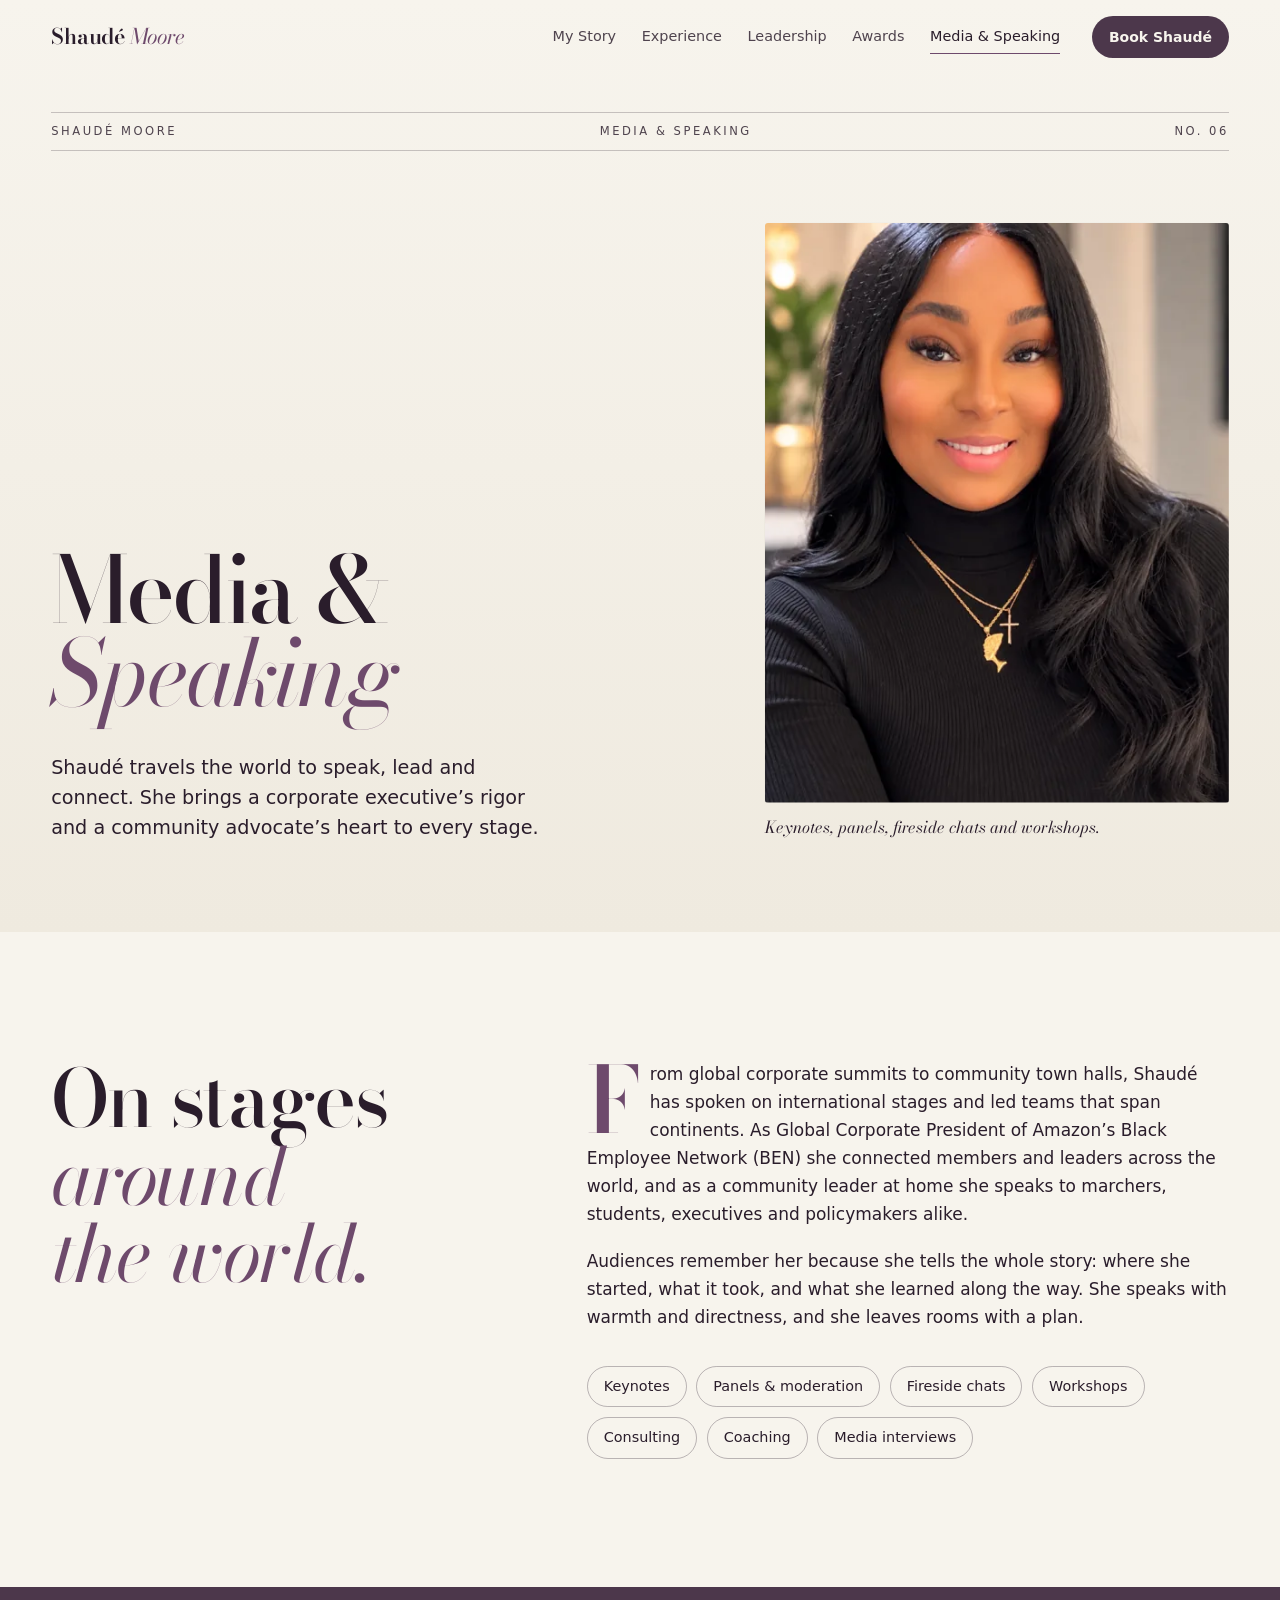
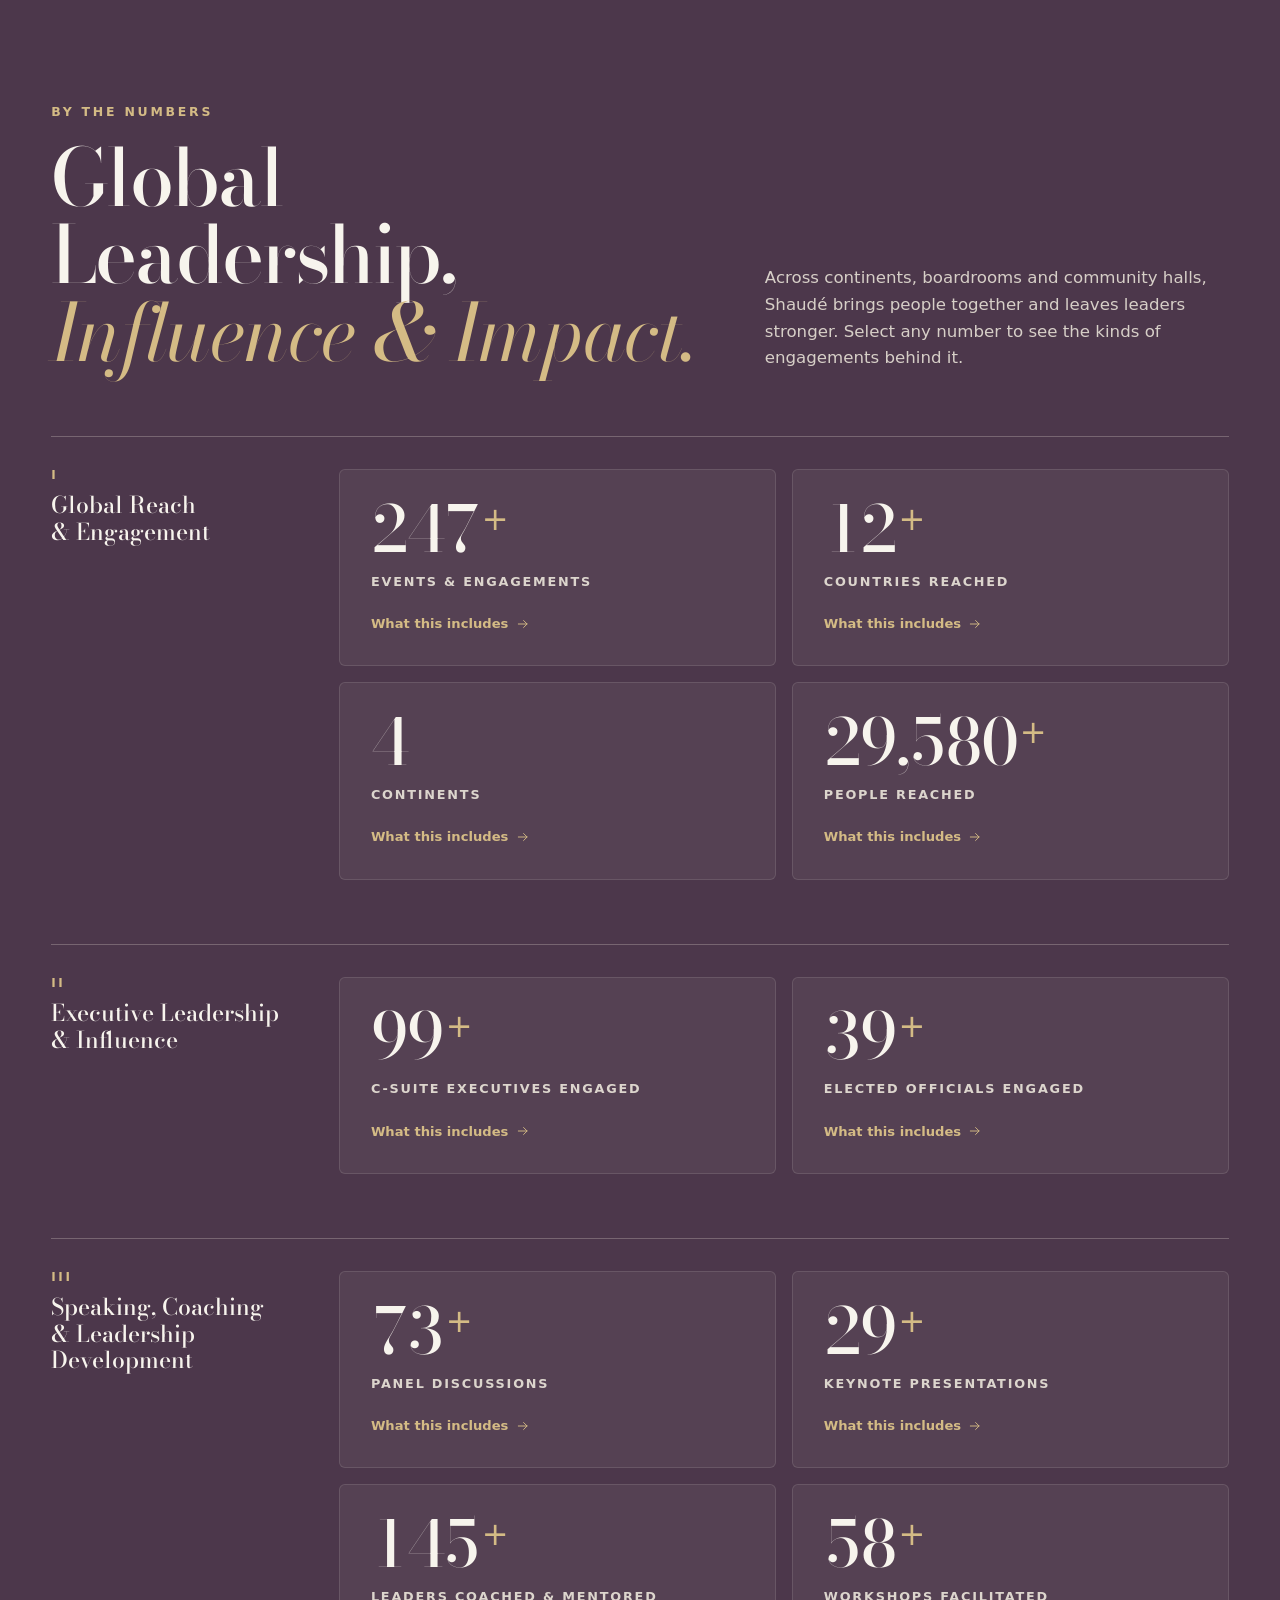
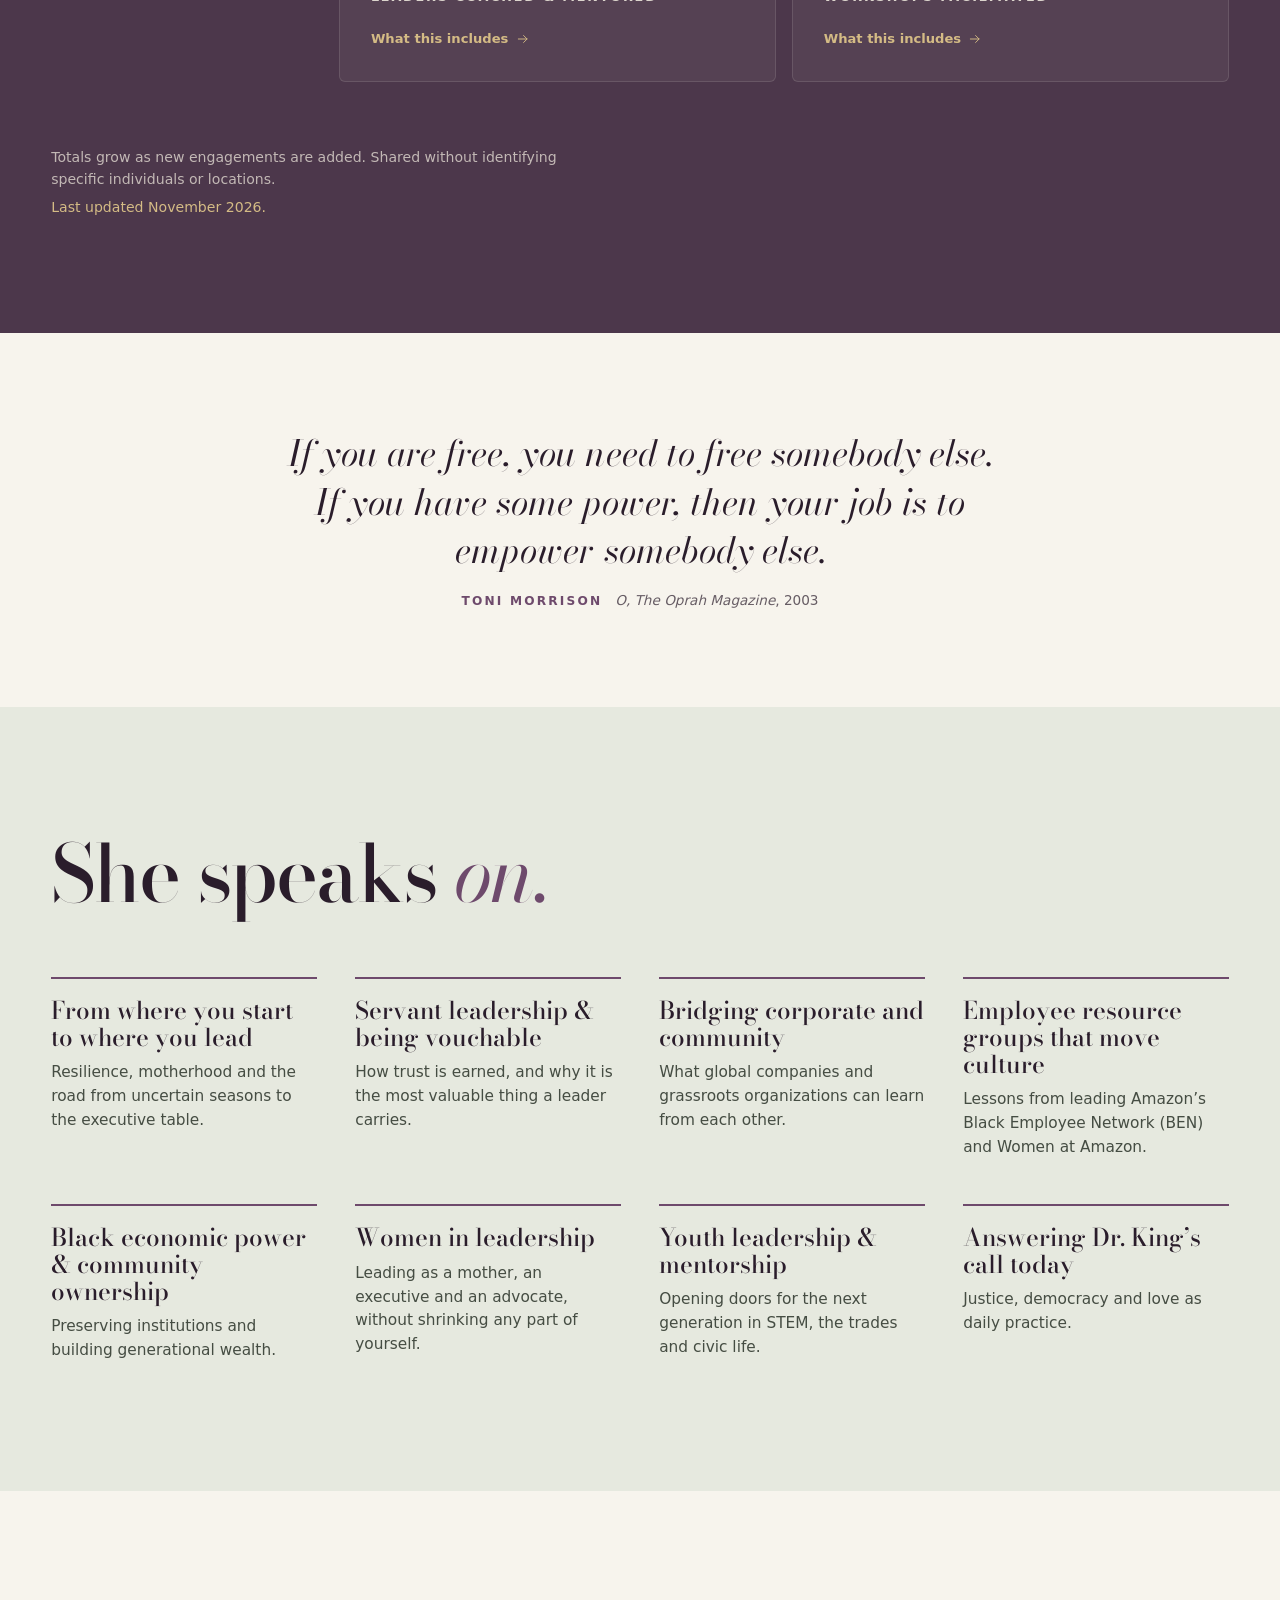
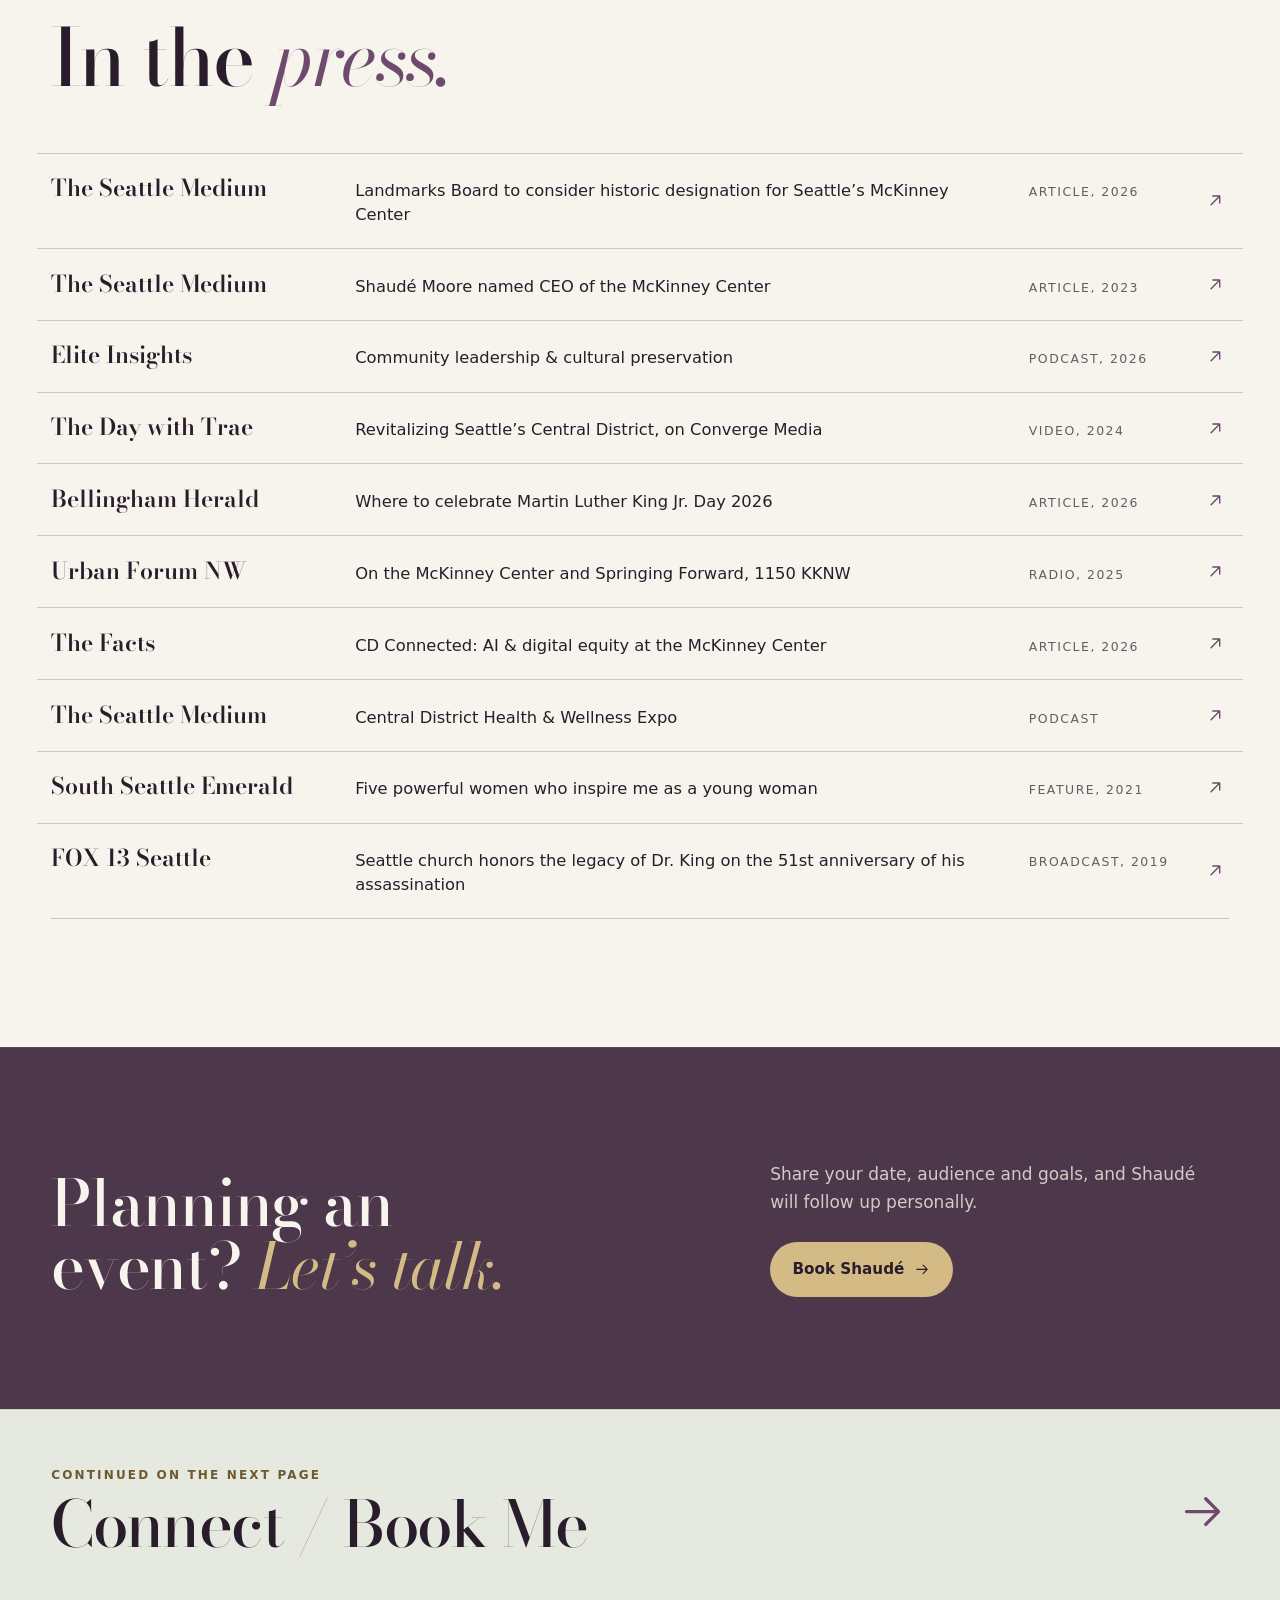
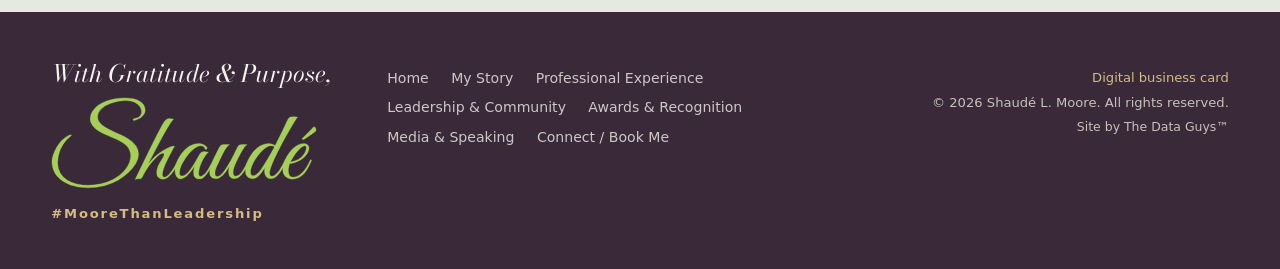
<file: media.html>
<!doctype html>
<html lang="en">
<head>
<meta charset="utf-8">
<meta name="viewport" content="width=device-width, initial-scale=1">
<title>Keynote Speaker | Media &amp; Speaking | Shaudé Moore</title>
<meta name="description" content="Book Shaudé Moore for keynotes, panels and interviews on leadership, resilience, ERGs, community partnership and Black economic power.">
<meta name="author" content="Shaudé L. Moore">
<meta name="robots" content="index, follow, max-image-preview:large, max-snippet:-1">
<link rel="canonical" href="https://shaudemoore.com/media.html">
<meta property="og:locale" content="en_US">
<meta property="og:title" content="Keynote Speaker | Media &amp; Speaking | Shaudé Moore">
<meta property="og:description" content="Book Shaudé Moore for keynotes, panels and interviews on leadership, resilience, ERGs, community partnership and Black economic power.">
<meta property="og:image" content="https://shaudemoore.com/img/og.jpg">
<meta property="og:image:width" content="1200">
<meta property="og:image:height" content="630">
<meta property="og:image:alt" content="Shaudé Moore, Serial Community &amp; Executive Leader">
<meta property="og:site_name" content="Shaudé Moore">
<meta property="og:url" content="https://shaudemoore.com/media.html">
<meta name="twitter:title" content="Keynote Speaker | Media &amp; Speaking | Shaudé Moore">
<meta name="twitter:description" content="Book Shaudé Moore for keynotes, panels and interviews on leadership, resilience, ERGs, community partnership and Black economic power.">
<meta name="twitter:image" content="https://shaudemoore.com/img/og.jpg">
<meta property="og:type" content="profile">
<meta name="twitter:card" content="summary_large_image">
<meta name="twitter:image:alt" content="Shaudé Moore, Serial Community &amp; Executive Leader">
<meta property="profile:first_name" content="Shaudé">
<meta property="profile:last_name" content="Moore">
<meta name="theme-color" content="#f7f4ed">
<link rel="icon" href="favicon.svg" type="image/svg+xml">
<link rel="icon" href="favicon-48.png" sizes="48x48" type="image/png">
<link rel="apple-touch-icon" href="apple-touch-icon.png">
<link rel="manifest" href="site.webmanifest">
<link rel="preconnect" href="https://fonts.googleapis.com">
<link rel="preconnect" href="https://fonts.gstatic.com" crossorigin>
<link href="https://fonts.googleapis.com/css2?family=Bodoni+Moda:ital,opsz,wght@0,6..96,400..900;1,6..96,400..900&display=swap" rel="stylesheet">
<link href="https://api.fontshare.com/v2/css?f[]=general-sans@400,500,600&display=swap" rel="stylesheet">
<link rel="preload" as="image" href="img/smile-512.webp" type="image/webp">
<link rel="stylesheet" href="styles.css">
<script>document.documentElement.classList.add('js')</script>
<script type="application/ld+json">{"@context": "https://schema.org", "@graph": [{"@type": "WebSite", "@id": "https://shaudemoore.com/#website", "url": "https://shaudemoore.com/", "name": "Shaudé Moore", "inLanguage": "en-US", "publisher": {"@id": "https://shaudemoore.com/#shaude"}}, {"@type": "Person", "@id": "https://shaudemoore.com/#shaude", "name": "Shaudé L. Moore", "url": "https://shaudemoore.com/"}, {"@type": "WebPage", "@id": "https://shaudemoore.com/media.html#page", "url": "https://shaudemoore.com/media.html", "name": "Keynote Speaker | Media & Speaking | Shaudé Moore", "description": "Book Shaudé Moore for keynotes, panels and interviews on leadership, resilience, ERGs, community partnership and Black economic power.", "about": {"@id": "https://shaudemoore.com/#shaude"}, "isPartOf": {"@id": "https://shaudemoore.com/#website"}}, {"@type": "BreadcrumbList", "itemListElement": [{"@type": "ListItem", "position": 1, "name": "Home", "item": "https://shaudemoore.com/"}, {"@type": "ListItem", "position": 2, "name": "Media & Speaking", "item": "https://shaudemoore.com/media.html"}]}]}</script>
</head>
<body data-theme="media">
<svg width="0" height="0" style="position:absolute" aria-hidden="true">
  <symbol id="arr" viewBox="0 0 24 24"><path d="M7 17 17 7M9 7h8v8" fill="none" stroke="currentColor" stroke-width="1.6" stroke-linecap="round" stroke-linejoin="round"/></symbol>
  <symbol id="arr-r" viewBox="0 0 24 24"><path d="M4 12h15M13 6l6 6-6 6" fill="none" stroke="currentColor" stroke-width="1.6" stroke-linecap="round" stroke-linejoin="round"/></symbol>
</svg>
<a class="skip" href="#main">Skip to content</a>
<div class="progress" aria-hidden="true"><span></span></div>

<header class="bar" id="bar">
  <a href="index.html" class="bar__mark" aria-label="Shaudé Moore, home">Shaudé <em>Moore</em></a>
  <nav class="bar__nav" aria-label="Primary"><a href="story.html">My Story</a><a href="experience.html">Experience</a><a href="leadership.html">Leadership</a><a href="awards.html">Awards</a><a href="media.html" aria-current=page class=is-on>Media &amp; Speaking</a></nav>
  <a href="connect.html" class="bar__cta">Book Shaudé</a>
  <button class="bar__menu" aria-expanded="false" aria-controls="menu"><span class="sr">Open menu</span><i></i><i></i></button>
</header>

<div class="menu" id="menu" hidden>
  <nav aria-label="Mobile"><a href="index.html"><span>01</span>Home</a><a href="story.html"><span>02</span>My Story</a><a href="experience.html"><span>03</span>Professional Experience</a><a href="leadership.html"><span>04</span>Leadership &amp; Community</a><a href="awards.html"><span>05</span>Awards &amp; Recognition</a><a href="media.html" aria-current=page><span>06</span>Media &amp; Speaking</a><a href="connect.html"><span>07</span>Connect / Book Me</a></nav>
  <p>Mother. Executive. Speaker. Advocate. Lifelong learner.</p>
</div>
<main id="main">
<section class="opener " aria-labelledby="page-h">
  <div class="wrap">
    <div class="folio"><span>Shaudé Moore</span><span class="folio__mid">Media &amp; Speaking</span><span>No. 06</span></div>
    <div class="opener__grid">
      <div class="opener__text">
        <h1 id="page-h" class="opener__h">Media &amp; <em>Speaking</em></h1>
        <p class="opener__deck">Shaudé travels the world to speak, lead and connect. She brings a corporate executive’s rigor and a community advocate’s heart to every stage.</p>
      </div>
      <figure class="opener__fig rv-clip">
        <img src="img/smile-512.webp" alt="Shaudé Moore smiling in a black turtleneck and gold necklaces" width="512" height="640" fetchpriority="high">
        <figcaption>Keynotes, panels, fireside chats and workshops.</figcaption>
      </figure>
    </div>
  </div>
</section>
<section class="stage" aria-labelledby="stage-h">
  <div class="wrap stage__grid">
    <h2 id="stage-h" class="d-xl rv">On stages <em>around the world.</em></h2>
    <div class="stage__body rv">
      <p class="dropcap">From global corporate summits to community town halls, Shaudé has spoken on international stages and led teams that span continents. As Global Corporate President of Amazon’s Black Employee Network (BEN) she connected members and leaders across the world, and as a community leader at home she speaks to marchers, students, executives and policymakers alike.</p>
      <p>Audiences remember her because she tells the whole story: where she started, what it took, and what she learned along the way. She speaks with warmth and directness, and she leaves rooms with a plan.</p>
      <ul class="formats">
        <li>Keynotes</li><li>Panels &amp; moderation</li><li>Fireside chats</li><li>Workshops</li><li>Consulting</li><li>Coaching</li><li>Media interviews</li>
      </ul>
    </div>
  </div>
</section>


<section class="impact impact--full" id="impact" aria-labelledby="impact-h">
  <div class="wrap">
    <div class="impact__head">
      <p class="impact__kick rv">By the numbers</p>
      <h2 id="impact-h" class="d-xl rv">Global Leadership, <em>Influence &amp; Impact.</em></h2>
      <p class="impact__deck rv">Across continents, boardrooms and community halls, Shaudé brings people together and leaves leaders stronger. Select any number to see the kinds of engagements behind it.</p>
    </div>
    <div class="ig"><h3 class="ig__h rv"><span class="ig__r">I</span>Global Reach &amp; Engagement</h3><ul class="ig__grid"><li class="rv"><button type="button" class="mx" data-open="events" aria-haspopup="dialog"><span class="mx__n"><span class="mx__v" data-metric="events" data-target="250">250</span><span class=mx__s>+</span></span><span class="mx__l">Events &amp; Engagements</span><span class="mx__more">What this includes <svg aria-hidden="true"><use href="#arr-r"/></svg></span></button></li><li class="rv"><button type="button" class="mx" data-open="countries" aria-haspopup="dialog"><span class="mx__n"><span class="mx__v" data-metric="countries" data-target="12">12</span><span class=mx__s>+</span></span><span class="mx__l">Countries Reached</span><span class="mx__more">What this includes <svg aria-hidden="true"><use href="#arr-r"/></svg></span></button></li><li class="rv"><button type="button" class="mx" data-open="continents" aria-haspopup="dialog"><span class="mx__n"><span class="mx__v" data-metric="continents" data-target="4">4</span></span><span class="mx__l">Continents</span><span class="mx__more">What this includes <svg aria-hidden="true"><use href="#arr-r"/></svg></span></button></li><li class="rv"><button type="button" class="mx" data-open="people" aria-haspopup="dialog"><span class="mx__n"><span class="mx__v" data-metric="people" data-target="30000">30,000</span><span class=mx__s>+</span></span><span class="mx__l">People Reached</span><span class="mx__more">What this includes <svg aria-hidden="true"><use href="#arr-r"/></svg></span></button></li></ul></div><div class="ig"><h3 class="ig__h rv"><span class="ig__r">II</span>Executive Leadership &amp; Influence</h3><ul class="ig__grid"><li class="rv"><button type="button" class="mx" data-open="csuite" aria-haspopup="dialog"><span class="mx__n"><span class="mx__v" data-metric="csuite" data-target="100">100</span><span class=mx__s>+</span></span><span class="mx__l">C-Suite Executives Engaged</span><span class="mx__more">What this includes <svg aria-hidden="true"><use href="#arr-r"/></svg></span></button></li><li class="rv"><button type="button" class="mx" data-open="elected" aria-haspopup="dialog"><span class="mx__n"><span class="mx__v" data-metric="elected" data-target="40">40</span><span class=mx__s>+</span></span><span class="mx__l">Elected Officials Engaged</span><span class="mx__more">What this includes <svg aria-hidden="true"><use href="#arr-r"/></svg></span></button></li></ul></div><div class="ig"><h3 class="ig__h rv"><span class="ig__r">III</span>Speaking, Coaching &amp; Leadership Development</h3><ul class="ig__grid"><li class="rv"><button type="button" class="mx" data-open="panels" aria-haspopup="dialog"><span class="mx__n"><span class="mx__v" data-metric="panels" data-target="75">75</span><span class=mx__s>+</span></span><span class="mx__l">Panel Discussions</span><span class="mx__more">What this includes <svg aria-hidden="true"><use href="#arr-r"/></svg></span></button></li><li class="rv"><button type="button" class="mx" data-open="keynotes" aria-haspopup="dialog"><span class="mx__n"><span class="mx__v" data-metric="keynotes" data-target="30">30</span><span class=mx__s>+</span></span><span class="mx__l">Keynote Presentations</span><span class="mx__more">What this includes <svg aria-hidden="true"><use href="#arr-r"/></svg></span></button></li><li class="rv"><button type="button" class="mx" data-open="coached" aria-haspopup="dialog"><span class="mx__n"><span class="mx__v" data-metric="coached" data-target="150">150</span><span class=mx__s>+</span></span><span class="mx__l">Leaders Coached &amp; Mentored</span><span class="mx__more">What this includes <svg aria-hidden="true"><use href="#arr-r"/></svg></span></button></li><li class="rv"><button type="button" class="mx" data-open="workshops" aria-haspopup="dialog"><span class="mx__n"><span class="mx__v" data-metric="workshops" data-target="60">60</span><span class=mx__s>+</span></span><span class="mx__l">Workshops Facilitated</span><span class="mx__more">What this includes <svg aria-hidden="true"><use href="#arr-r"/></svg></span></button></li></ul></div>
    <p class="impact__note rv">Totals grow as new engagements are added. Shared without identifying specific individuals or locations. <span class="impact__upd">Last updated <span data-metric-updated>November 2026</span>.</span></p>
  </div>
  <dialog class="imd" id="imd" aria-labelledby="imd-t">
    <form method="dialog"><button class="imd__x" aria-label="Close">&times;</button></form>
    <p class="imd__g" id="imd-g"></p>
    <p class="imd__n" id="imd-n"></p>
    <h3 class="imd__t" id="imd-t"></h3>
    <p class="imd__d" id="imd-d"></p>
    <p class="imd__k">Types of engagements</p>
    <ul class="imd__chips" id="imd-c"></ul>
    <a class="btn imd__cta" href="connect.html">Invite Shaudé to speak</a>
  </dialog>
  <script type="application/json" id="impact-data">{"events": {"group": "Global Reach &amp; Engagement", "label": "Events &amp; Engagements", "suf": "+", "desc": "Conferences, corporate summits, community forums, civic celebrations and leadership gatherings, from her sixteen years at Amazon to her community leadership today.", "types": ["Corporate summits", "Employee resource group convenings", "Community forums &amp; town halls", "Civic &amp; cultural celebrations", "Leadership development events"]}, "countries": {"group": "Global Reach &amp; Engagement", "label": "Countries Reached", "suf": "+", "desc": "International engagements leading conversations, building global networks and connecting with leaders from many backgrounds and cultures.", "types": ["Global employee network leadership", "International conferences", "Cross-border team leadership", "Cultural exchange &amp; partnership"]}, "continents": {"group": "Global Reach &amp; Engagement", "label": "Continents", "suf": "", "desc": "Work that spans four continents, bringing a global lens to local leadership and a community lens to global rooms.", "types": ["Global corporate programs", "International speaking", "Worldwide team collaboration"]}, "people": {"group": "Global Reach &amp; Engagement", "label": "People Reached", "suf": "+", "desc": "Audiences reached in person through keynotes, panels, workshops, conferences and community programs.", "types": ["Conference audiences", "Employee communities", "Community &amp; civic events", "Youth &amp; education programs"]}, "csuite": {"group": "Executive Leadership &amp; Influence", "label": "C-Suite Executives Engaged", "suf": "+", "desc": "Strategy conversations, partnership development, program sponsorship and leadership panels with senior corporate executives.", "types": ["Partnership &amp; sponsorship development", "Executive roundtables", "Leadership panels", "Strategic advisory conversations"]}, "elected": {"group": "Executive Leadership &amp; Influence", "label": "Elected Officials Engaged", "suf": "+", "desc": "Collaboration with local, state and national elected leaders on community priorities, civic events and policy conversations.", "types": ["Community priority briefings", "Civic &amp; commemorative events", "Policy &amp; funding conversations", "Coalition building"]}, "panels": {"group": "Speaking, Coaching &amp; Leadership Development", "label": "Panel Discussions", "suf": "+", "desc": "Panels and moderated conversations on leadership, employee resource groups, corporate and community partnership, and community advancement.", "types": ["Panelist", "Moderator", "Fireside chats", "Community conversations"]}, "keynotes": {"group": "Speaking, Coaching &amp; Leadership Development", "label": "Keynote Presentations", "suf": "+", "desc": "Keynotes for corporate, community, civic and educational audiences, built around resilience, servant leadership and lasting impact.", "types": ["Corporate &amp; ERG keynotes", "Community &amp; civic keynotes", "Education &amp; youth audiences", "Commemorative programs"]}, "coached": {"group": "Speaking, Coaching &amp; Leadership Development", "label": "Leaders Coached &amp; Mentored", "suf": "+", "desc": "Emerging professionals through executives, coached on leadership development, career navigation, professional growth and community leadership.", "types": ["Leadership development", "Career navigation", "Professional growth", "Community leadership"]}, "workshops": {"group": "Speaking, Coaching &amp; Leadership Development", "label": "Workshops Facilitated", "suf": "+", "desc": "Interactive sessions on leadership, organizational development and community advancement that leave every room with a plan.", "types": ["Leadership workshops", "Organizational development", "Team &amp; ERG strategy sessions", "Community capacity building"]}}</script>
</section>

<section class="hq-sec" aria-label="A guiding voice"><div class="wrap"><figure class="hq  rv"><blockquote><p>If you are free, you need to free somebody else. If you have some power, then your job is to empower somebody else.</p></blockquote><figcaption><span class="hq__who">Toni Morrison</span><span class="hq__src"><i>O, The Oprah Magazine</i>, 2003</span></figcaption></figure></div></section>
<section class="topics-sec" aria-labelledby="topics-h">
  <div class="wrap">
    <h2 id="topics-h" class="d-xl rv">She speaks <em>on.</em></h2>
    <ul class="strengths__list topics-grid"><li class="rv"><h3>From where you start to where you lead</h3><p>Resilience, motherhood and the road from uncertain seasons to the executive table.</p></li><li class="rv"><h3>Servant leadership &amp; being vouchable</h3><p>How trust is earned, and why it is the most valuable thing a leader carries.</p></li><li class="rv"><h3>Bridging corporate and community</h3><p>What global companies and grassroots organizations can learn from each other.</p></li><li class="rv"><h3>Employee resource groups that move culture</h3><p>Lessons from leading Amazon’s Black Employee Network (BEN) and Women at Amazon.</p></li><li class="rv"><h3>Black economic power &amp; community ownership</h3><p>Preserving institutions and building generational wealth.</p></li><li class="rv"><h3>Women in leadership</h3><p>Leading as a mother, an executive and an advocate, without shrinking any part of yourself.</p></li><li class="rv"><h3>Youth leadership &amp; mentorship</h3><p>Opening doors for the next generation in STEM, the trades and civic life.</p></li><li class="rv"><h3>Answering Dr. King’s call today</h3><p>Justice, democracy and love as daily practice.</p></li></ul>
  </div>
</section>

<section class="press" aria-labelledby="press-h">
  <div class="wrap">
    <h2 id="press-h" class="d-xl rv">In the <em>press.</em></h2>
    <ul class="press__list"><li><a href="https://seattlemedium.com/mckinney-center-historic-designation" target="_blank" rel="noopener"><span class="p__pub">The Seattle Medium</span><span class="p__t">Landmarks Board to consider historic designation for Seattle’s McKinney Center</span><span class="p__m">Article, 2026</span><svg><use href="#arr"/></svg></a></li><li><a href="https://seattlemedium.com/shaude-moore-named-ceo-of-the-mckinney-center-for-community-and-economic-development/" target="_blank" rel="noopener"><span class="p__pub">The Seattle Medium</span><span class="p__t">Shaudé Moore named CEO of the McKinney Center</span><span class="p__m">Article, 2023</span><svg><use href="#arr"/></svg></a></li><li><a href="https://podcasts.apple.com/us/podcast/elite-insights/id1824342241" target="_blank" rel="noopener"><span class="p__pub">Elite Insights</span><span class="p__t">Community leadership &amp; cultural preservation</span><span class="p__m">Podcast, 2026</span><svg><use href="#arr"/></svg></a></li><li><a href="https://www.whereweconverge.com/tdwt/v/shaude-moore-leads-cdcpdas-efforts-to-revitalize-seattles-central-district" target="_blank" rel="noopener"><span class="p__pub">The Day with Trae</span><span class="p__t">Revitalizing Seattle’s Central District, on Converge Media</span><span class="p__m">Video, 2024</span><svg><use href="#arr"/></svg></a></li><li><a href="https://www.bellinghamherald.com/news/state/washington/seattle/article314354450.html" target="_blank" rel="noopener"><span class="p__pub">Bellingham Herald</span><span class="p__t">Where to celebrate Martin Luther King Jr. Day 2026</span><span class="p__m">Article, 2026</span><svg><use href="#arr"/></svg></a></li><li><a href="https://1150kknw.com/episode/sonics-legends-play-tribute-to-slick-watts" target="_blank" rel="noopener"><span class="p__pub">Urban Forum NW</span><span class="p__t">On the McKinney Center and Springing Forward, 1150 KKNW</span><span class="p__m">Radio, 2025</span><svg><use href="#arr"/></svg></a></li><li><a href="https://www.thefactsnewspaper.com/post/cd-connected-a-community-conversation-on-ai-digital-equity-at-the-mckinney-center" target="_blank" rel="noopener"><span class="p__pub">The Facts</span><span class="p__t">CD Connected: AI &amp; digital equity at the McKinney Center</span><span class="p__m">Article, 2026</span><svg><use href="#arr"/></svg></a></li><li><a href="https://seattlemedium.com/central-district-health-wellness-expo-shaude-moore" target="_blank" rel="noopener"><span class="p__pub">The Seattle Medium</span><span class="p__t">Central District Health &amp; Wellness Expo</span><span class="p__m">Podcast</span><svg><use href="#arr"/></svg></a></li><li><a href="https://southseattleemerald.org/community/2021/03/22/five-powerful-women-who-inspire-me-as-a-young-woman" target="_blank" rel="noopener"><span class="p__pub">South Seattle Emerald</span><span class="p__t">Five powerful women who inspire me as a young woman</span><span class="p__m">Feature, 2021</span><svg><use href="#arr"/></svg></a></li><li><a href="https://www.fox13seattle.com/news/seattle-church-honors-legacy-of-martin-luther-king-jr-on-51st-anniversary-of-assassination" target="_blank" rel="noopener"><span class="p__pub">FOX 13 Seattle</span><span class="p__t">Seattle church honors the legacy of Dr. King on the 51st anniversary of his assassination</span><span class="p__m">Broadcast, 2019</span><svg><use href="#arr"/></svg></a></li></ul>
  </div>
</section>

<section class="cta-band" aria-label="Book Shaudé">
  <div class="wrap cta-band__in">
    <h2 class="d-lg rv">Planning an event? <em>Let’s talk.</em></h2>
    <div class="rv">
      <p>Share your date, audience and goals, and Shaudé will follow up personally.</p>
      <a class="btn btn--solid" href="connect.html">Book Shaudé <svg><use href="#arr-r"/></svg></a>
    </div>
  </div>
</section>
<nav class="next" aria-label="Next page">
  <a class="wrap next__in" href="connect.html">
    <span class="next__k">Continued on the next page</span>
    <span class="next__t">Connect / Book Me</span>
    <svg><use href="#arr-r"/></svg>
  </a>
</nav>
</main>

<footer class="foot">
  <div class="wrap foot__in">
    <div class="foot__sig"><p>With Gratitude &amp; Purpose,</p><svg class="sig" viewBox="7 -858 2753 990" role="img" aria-label="Shaudé"><defs><mask id="sigm" maskUnits="userSpaceOnUse" x="7" y="-858" width="2753" height="990"><g fill="none" stroke="#fff" stroke-width="103" stroke-linecap="round" stroke-linejoin="round"><path d="M240.4 -443.1 L219.2 -431.8 L190.5 -410.6 L155.5 -374.3 L123.0 -328.1 L104.2 -290.6 L93.0 -260.6 L79.2 -205.6 L76.7 -156.9 L81.7 -115.6 L86.7 -96.9 L96.7 -70.6 L108.0 -50.6 L129.2 -23.1 L149.2 -3.2 L186.7 24.3 L229.2 45.6 L282.9 63.1 L351.7 75.6 L425.4 78.1 L485.4 74.3 L554.1 61.8 L625.4 40.6 L692.9 9.3 L747.9 -26.9 L796.6 -69.4 L830.3 -109.4 L859.1 -156.9 L872.8 -195.6 L880.3 -241.9 L880.3 -256.9 L872.8 -290.6 L861.6 -315.6 L845.3 -339.3 L820.3 -364.3 L785.3 -389.3 L754.1 -406.8 L622.9 -465.6 L562.9 -495.6 L524.1 -521.8 L505.4 -539.3 L492.9 -554.3 L481.6 -574.3 L476.7 -588.0 L472.9 -609.3 L480.4 -651.8 L489.1 -676.8 L505.4 -701.8 L537.9 -733.0 L571.6 -755.5 L622.9 -778.0 L681.6 -794.3 L750.4 -804.3 L826.6 -804.3 L859.1 -799.3 L894.1 -788.0 L931.6 -765.5 L955.3 -739.3 L965.3 -720.5 L970.3 -703.0 L970.3 -688.0 L965.3 -661.8 L950.3 -635.5 L927.8 -616.8 L915.3 -610.5 L875.3 -598.0" pathLength="1" style="--d:0s;--t:0.799s"/><path d="M889.1 4.3 L910.3 -10.6 L925.3 -18.1 L931.6 -24.4 L966.6 -93.1 L996.6 -145.6" pathLength="1" style="--d:0.735s;--t:0.054s"/><path d="M997.8 -145.6 L1002.8 -140.6 L1014.1 -141.9" pathLength="1" style="--d:0.785s;--t:0.04s"/><path d="M997.8 -146.9 L1002.8 -173.1 L1035.3 -239.4 L1122.8 -410.6 L1192.8 -538.1 L1219.0 -576.8 L1231.5 -589.3 L1275.3 -605.5" pathLength="1" style="--d:0.822s;--t:0.157s"/><path d="M1015.3 -143.1 L1020.3 -149.4" pathLength="1" style="--d:0.966s;--t:0.04s"/><path d="M1016.6 -141.9 L1027.8 -145.6 L1064.0 -189.4 L1100.3 -225.6 L1145.3 -260.6 L1157.8 -266.9 L1191.5 -274.4 L1201.5 -273.1 L1209.0 -265.6" pathLength="1" style="--d:1.003s;--t:0.07s"/><path d="M1020.3 -150.6 L1021.6 -151.9 L1021.6 -149.4" pathLength="1" style="--d:1.068s;--t:0.04s"/><path d="M1209.0 -265.6 L1199.0 -218.1 L1155.3 -133.1 L1140.3 -91.9 L1136.5 -61.9 L1141.5 -39.4 L1150.3 -19.4 L1156.5 -13.1 L1166.5 -8.1 L1184.0 -8.1 L1205.3 -14.4 L1220.3 -24.4 L1246.5 -50.6 L1286.5 -106.9 L1305.3 -115.6 L1312.8 -115.6 L1315.3 -113.1" pathLength="1" style="--d:1.104s;--t:0.137s"/><path d="M1209.0 -265.6 L1260.3 -315.6 L1274.0 -325.6 L1286.5 -330.6" pathLength="1" style="--d:1.23s;--t:0.04s"/><path d="M1315.3 -111.9 L1314.0 -84.4 L1321.5 -38.1 L1325.3 -29.4 L1332.8 -20.6 L1345.2 -14.4 L1354.0 -14.4 L1380.2 -20.6 L1410.2 -40.6 L1445.2 -78.1 L1481.5 -130.6 L1499.0 -138.1 L1506.5 -138.1 L1512.7 -131.9" pathLength="1" style="--d:1.267s;--t:0.095s"/><path d="M1316.5 -113.1 L1335.3 -160.6 L1354.0 -196.9 L1374.0 -228.1 L1404.0 -266.9 L1434.0 -296.8 L1466.5 -321.8 L1507.7 -341.8 L1524.0 -345.6 L1545.2 -345.6 L1564.0 -343.1 L1581.5 -336.8 L1600.2 -320.6 L1605.2 -311.8 L1604.0 -308.1" pathLength="1" style="--d:1.354s;--t:0.12s"/><path d="M1512.7 -131.9 L1505.2 -69.4 L1506.5 -53.1 L1511.5 -31.9 L1517.7 -21.9 L1525.2 -15.6 L1535.2 -11.9 L1565.2 -16.9 L1581.5 -26.9 L1607.7 -54.4 L1640.2 -104.4 L1653.9 -110.6" pathLength="1" style="--d:1.465s;--t:0.084s"/><path d="M1512.7 -131.9 L1542.7 -196.9 L1571.5 -244.4 L1587.7 -259.4 L1628.9 -271.9" pathLength="1" style="--d:1.543s;--t:0.055s"/><path d="M1648.9 -103.1 L1647.7 -101.9 L1650.2 -101.9" pathLength="1" style="--d:1.593s;--t:0.04s"/><path d="M1650.2 -103.1 L1655.2 -109.4" pathLength="1" style="--d:1.63s;--t:0.04s"/><path d="M1656.4 -110.6 L1662.7 -113.1 L1672.7 -111.9" pathLength="1" style="--d:1.667s;--t:0.04s"/><path d="M1673.9 -110.6 L1670.2 -61.9 L1677.7 -34.4 L1690.2 -18.1 L1701.4 -13.1 L1713.9 -13.1 L1736.4 -18.1 L1762.7 -35.6 L1792.7 -68.1 L1833.9 -129.4" pathLength="1" style="--d:1.704s;--t:0.084s"/><path d="M1673.9 -111.9 L1706.4 -183.1 L1772.7 -313.1 L1790.2 -329.3 L1841.4 -345.6" pathLength="1" style="--d:1.781s;--t:0.086s"/><path d="M1835.2 -130.6 L1836.4 -133.1 L1855.2 -141.9 L1862.7 -141.9 L1865.2 -139.4" pathLength="1" style="--d:1.861s;--t:0.04s"/><path d="M1835.2 -129.4 L1841.4 -124.4 L1861.4 -124.4" pathLength="1" style="--d:1.898s;--t:0.04s"/><path d="M1862.7 -123.1 L1856.4 -74.4 L1861.4 -41.9 L1866.4 -30.6 L1875.2 -20.6 L1890.2 -14.4 L1915.1 -16.9 L1941.4 -29.4 L1971.4 -60.6 L1998.9 -103.1 L2017.6 -111.9 L2025.1 -111.9 L2028.9 -108.1" pathLength="1" style="--d:1.934s;--t:0.087s"/><path d="M1862.7 -124.4 L1865.2 -139.4" pathLength="1" style="--d:2.015s;--t:0.04s"/><path d="M1865.2 -139.4 L1948.9 -306.8 L1968.9 -328.1 L2017.6 -345.6" pathLength="1" style="--d:2.051s;--t:0.077s"/><path d="M2030.1 -106.9 L2028.9 -88.1 L2031.4 -65.6 L2035.1 -49.4 L2042.6 -33.1 L2052.6 -23.1 L2060.1 -19.4 L2086.4 -18.1 L2100.1 -20.6 L2112.6 -26.9 L2133.9 -43.1 L2155.1 -66.9 L2192.6 -120.6 L2218.8 -131.9 L2225.1 -131.9 L2227.6 -129.4" pathLength="1" style="--d:2.122s;--t:0.09s"/><path d="M2030.1 -108.1 L2051.4 -165.6 L2068.9 -199.4 L2091.4 -234.4 L2121.4 -271.9 L2145.1 -295.6 L2176.4 -320.6 L2205.1 -336.8 L2226.3 -344.3 L2255.1 -345.6 L2273.8 -343.1 L2303.8 -331.8 L2318.8 -316.8" pathLength="1" style="--d:2.205s;--t:0.12s"/><path d="M2227.6 -128.1 L2223.8 -71.9 L2230.1 -40.6 L2240.1 -23.1 L2252.6 -15.6 L2258.8 -14.4 L2283.8 -16.9 L2302.6 -24.4 L2338.8 -59.4 L2357.6 -85.6 L2375.1 -115.6 L2398.8 -126.9 L2405.1 -126.9 L2410.1 -121.9" pathLength="1" style="--d:2.315s;--t:0.095s"/><path d="M2228.8 -129.4 L2261.3 -196.9 L2316.3 -301.8 L2318.8 -315.6" pathLength="1" style="--d:2.402s;--t:0.059s"/><path d="M2320.1 -316.8 L2326.3 -321.8 L2452.6 -566.8 L2468.8 -591.8 L2486.3 -608.0 L2531.3 -625.5" pathLength="1" style="--d:2.457s;--t:0.11s"/><path d="M2411.3 -120.6 L2411.3 -93.1 L2415.1 -68.1 L2422.6 -43.1 L2435.1 -25.6 L2446.3 -15.6 L2465.1 -8.1 L2490.0 -6.9 L2515.0 -10.6 L2536.3 -18.1 L2561.3 -33.1 L2573.8 -43.1 L2601.3 -71.9 L2636.3 -124.4 L2665.0 -181.9 L2665.0 -188.1" pathLength="1" style="--d:2.558s;--t:0.122s"/><path d="M2411.3 -121.9 L2427.6 -171.9 L2430.1 -176.9 L2435.1 -179.4" pathLength="1" style="--d:2.67s;--t:0.04s"/><path d="M2436.3 -180.6 L2438.8 -195.6 L2463.8 -238.1 L2496.3 -280.6 L2530.0 -314.3 L2560.0 -335.6 L2586.3 -346.8 L2610.0 -345.6 L2622.5 -340.6 L2626.3 -336.8 L2630.0 -330.6 L2633.8 -310.6 L2628.8 -283.1 L2616.3 -258.1 L2601.3 -236.9 L2570.0 -206.9 L2550.0 -193.1 L2532.5 -184.4 L2480.0 -166.9 L2451.3 -164.4 L2436.3 -179.4" pathLength="1" style="--d:2.707s;--t:0.165s"/><path d="M2583.8 -405.6 L2588.8 -405.6 L2608.8 -420.6 L2680.0 -480.6 L2698.8 -498.1 L2700.0 -510.6" pathLength="1" style="--d:2.859s;--t:0.046s"/></g></mask></defs><path class="sig__ink" d="M413 92Q315 92 233.5 63.0Q152 34 102.0 -22.5Q52 -79 47 -162Q45 -196 58.0 -237.0Q71 -278 94.5 -318.5Q118 -359 150.5 -391.5Q183 -424 220 -441Q223 -443 229.5 -444.0Q236 -445 239 -445Q245 -445 245 -442Q245 -437 230 -426Q188 -393 161 -350Q133 -307 119.0 -258.0Q105 -209 105 -159Q105 -100 130.5 -57.5Q156 -15 199.0 12.5Q242 40 297.0 53.0Q352 66 412 66Q479 66 544.5 51.0Q610 36 664 8Q747 -36 795.5 -101.0Q844 -166 844 -230Q844 -264 829.5 -295.0Q815 -326 783 -351Q759 -370 724.5 -387.0Q690 -404 651.5 -420.0Q613 -436 576.0 -452.5Q539 -469 511 -488Q471 -515 452.5 -546.0Q434 -577 434 -608Q434 -645 455.5 -680.0Q477 -715 514.5 -743.5Q552 -772 599 -788Q640 -802 688.5 -810.0Q737 -818 784 -818Q823 -818 858.5 -812.5Q894 -807 921 -793Q955 -777 973.0 -750.5Q991 -724 991 -695Q991 -655 955 -625Q942 -615 926.0 -606.5Q910 -598 888 -592Q884 -591 879 -591Q867 -591 867 -598Q867 -602 873.5 -606.5Q880 -611 893 -612Q923 -616 938.5 -635.0Q954 -654 954 -679Q954 -705 936.5 -730.5Q919 -756 883.0 -773.5Q847 -791 791 -791Q759 -791 720.5 -784.0Q682 -777 637 -761Q582 -742 545.5 -705.0Q509 -668 509 -626Q509 -600 526.5 -573.5Q544 -547 583 -523Q616 -503 658.0 -483.5Q700 -464 743.0 -444.5Q786 -425 821 -403Q876 -369 900.0 -330.0Q924 -291 924 -250Q924 -202 895.5 -153.5Q867 -105 821.0 -62.5Q775 -20 720 13Q656 51 575.5 71.5Q495 92 413 92ZM888 8Q930 -78 975.5 -172.5Q1021 -267 1069.0 -363.0Q1117 -459 1164 -546Q1181 -576 1195.5 -593.0Q1210 -610 1234 -610Q1243 -610 1255.0 -607.0Q1267 -604 1278 -606Q1265 -592 1242.5 -557.0Q1220 -522 1192.5 -473.0Q1165 -424 1134.5 -367.5Q1104 -311 1074.5 -253.5Q1045 -196 1020 -146Q1040 -172 1061.0 -195.0Q1082 -218 1102 -235Q1124 -255 1157.5 -277.0Q1191 -299 1224.5 -315.0Q1258 -331 1278 -331Q1285 -331 1288 -330Q1288 -330 1277.0 -310.0Q1266 -290 1249.5 -259.0Q1233 -228 1215.5 -192.0Q1198 -156 1185.0 -123.5Q1172 -91 1168 -70Q1165 -54 1165 -43Q1165 -27 1171.0 -21.5Q1177 -16 1184 -16Q1201 -16 1220.5 -33.5Q1240 -51 1259.0 -78.0Q1278 -105 1294.5 -135.5Q1311 -166 1321 -193Q1333 -193 1333 -184Q1322 -157 1305.5 -124.5Q1289 -92 1268.0 -63.0Q1247 -34 1222.0 -15.0Q1197 4 1169 4Q1149 4 1128.0 -10.0Q1107 -24 1107 -61Q1107 -72 1109.0 -84.5Q1111 -97 1116 -113Q1122 -133 1136.0 -157.5Q1150 -182 1172 -219Q1182 -236 1182 -246Q1182 -258 1170 -258Q1160 -258 1143.0 -248.0Q1126 -238 1100 -213Q1075 -189 1038.0 -143.0Q1001 -97 959 -14Q952 -1 943.5 -0.5Q935 0 921 1Q912 2 903.0 2.5Q894 3 888 8ZM1538 3Q1515 3 1497.5 -10.0Q1480 -23 1480 -63Q1480 -80 1482.5 -95.0Q1485 -110 1489 -127Q1480 -112 1464.0 -90.0Q1448 -68 1428.5 -47.0Q1409 -26 1388.5 -12.0Q1368 2 1350 2Q1324 2 1308.0 -21.5Q1292 -45 1292 -83Q1292 -124 1311.0 -171.0Q1330 -218 1363.0 -261.0Q1396 -304 1439.0 -331.0Q1482 -358 1529 -358Q1552 -358 1573.0 -350.5Q1594 -343 1610 -326Q1617 -319 1617 -310Q1617 -304 1612.0 -300.0Q1607 -296 1599 -298Q1588 -333 1552 -333Q1535 -333 1513 -322Q1486 -308 1455.5 -277.5Q1425 -247 1398.5 -208.5Q1372 -170 1355.0 -131.0Q1338 -92 1338 -60Q1338 -27 1363 -27Q1385 -27 1408.5 -48.0Q1432 -69 1453.5 -100.5Q1475 -132 1493.0 -163.0Q1511 -194 1521 -213Q1536 -240 1549.0 -258.0Q1562 -276 1586 -276Q1597 -276 1608.0 -273.0Q1619 -270 1631 -272Q1601 -242 1578.5 -201.0Q1556 -160 1544.0 -120.5Q1532 -81 1532 -54Q1532 -24 1552 -24Q1568 -24 1586.5 -42.0Q1605 -60 1622.5 -87.5Q1640 -115 1655.0 -143.5Q1670 -172 1679 -193Q1684 -193 1687.5 -192.0Q1691 -191 1691 -184Q1690 -180 1687.5 -175.5Q1685 -171 1680 -160Q1672 -144 1658.0 -117.0Q1644 -90 1625.0 -62.5Q1606 -35 1584.0 -16.0Q1562 3 1538 3ZM1708 0Q1697 0 1681.5 -5.0Q1666 -10 1654.5 -23.5Q1643 -37 1643 -64Q1643 -90 1660.0 -124.0Q1677 -158 1690 -184Q1679 -184 1679 -193Q1680 -196 1688.0 -212.0Q1696 -228 1707.0 -250.0Q1718 -272 1728.5 -292.5Q1739 -313 1745 -324Q1757 -346 1783 -346H1845Q1828 -333 1814.5 -317.5Q1801 -302 1781 -261Q1781 -261 1774.0 -247.0Q1767 -233 1756.5 -211.5Q1746 -190 1735.5 -168.0Q1725 -146 1718 -131Q1705 -103 1701.0 -86.5Q1697 -70 1697 -56Q1697 -23 1719 -23Q1743 -23 1777 -62Q1805 -95 1832.0 -141.0Q1859 -187 1883.5 -236.0Q1908 -285 1927 -324Q1938 -346 1966 -346H2021Q1999 -328 1976.5 -292.0Q1954 -256 1927 -200Q1920 -185 1909.0 -162.0Q1898 -139 1889.5 -113.0Q1881 -87 1881 -61Q1881 -26 1906 -26Q1940 -26 1972.0 -73.0Q2004 -120 2035 -193Q2043 -193 2044.5 -192.0Q2046 -191 2047 -184Q2036 -157 2020.5 -125.5Q2005 -94 1985.5 -65.0Q1966 -36 1942.5 -18.0Q1919 0 1891 0Q1866 0 1850.0 -18.5Q1834 -37 1834 -71Q1834 -98 1844 -129Q1827 -99 1805.0 -69.0Q1783 -39 1758.0 -19.5Q1733 0 1708 0ZM2264 0Q2230 0 2214.0 -23.0Q2198 -46 2198 -77Q2198 -86 2199.0 -95.5Q2200 -105 2203 -115Q2189 -93 2170.5 -66.5Q2152 -40 2128.5 -20.5Q2105 -1 2076 -1Q2063 -1 2046.5 -7.0Q2030 -13 2017.5 -30.0Q2005 -47 2005 -80Q2005 -123 2024.0 -171.0Q2043 -219 2076.0 -261.5Q2109 -304 2151.0 -330.5Q2193 -357 2238 -357Q2274 -357 2306 -338Q2321 -366 2338.0 -400.5Q2355 -435 2372.0 -469.0Q2389 -503 2402.0 -531.5Q2415 -560 2422 -575Q2437 -610 2450.5 -619.5Q2464 -629 2483 -629Q2494 -629 2507.5 -626.5Q2521 -624 2534 -625Q2529 -620 2511.0 -592.0Q2493 -564 2467.0 -519.5Q2441 -475 2411.5 -422.0Q2382 -369 2353.5 -313.5Q2325 -258 2301.0 -207.0Q2277 -156 2263.0 -117.0Q2249 -78 2249 -58Q2249 -45 2255.0 -35.5Q2261 -26 2275 -26Q2294 -26 2314.0 -45.0Q2334 -64 2352.5 -92.5Q2371 -121 2385.5 -148.5Q2400 -176 2407 -193Q2419 -193 2419 -184Q2410 -163 2395.0 -132.0Q2380 -101 2360.0 -71.0Q2340 -41 2315.5 -20.5Q2291 0 2264 0ZM2083 -30Q2097 -30 2118.0 -45.5Q2139 -61 2163 -95Q2191 -135 2227.0 -195.0Q2263 -255 2298 -322Q2291 -328 2283.0 -331.0Q2275 -334 2261 -334Q2238 -334 2210.5 -314.5Q2183 -295 2155.5 -264.0Q2128 -233 2105.5 -197.0Q2083 -161 2069.5 -127.5Q2056 -94 2056 -70Q2056 -30 2083 -30ZM2479 4Q2442 4 2412.5 -20.0Q2383 -44 2383 -93Q2383 -134 2401.5 -180.0Q2420 -226 2450.5 -266.5Q2481 -307 2518.5 -332.5Q2556 -358 2594 -358Q2613 -358 2631.0 -347.0Q2649 -336 2649 -309Q2649 -284 2630.0 -254.0Q2611 -224 2576 -198Q2561 -187 2538.0 -177.0Q2515 -167 2492.0 -160.5Q2469 -154 2454 -154Q2449 -142 2444.5 -122.0Q2440 -102 2440 -81Q2440 -56 2450.0 -36.0Q2460 -16 2487 -16Q2520 -16 2548.5 -35.0Q2577 -54 2599.5 -83.0Q2622 -112 2638.0 -142.0Q2654 -172 2663 -193Q2675 -193 2675 -184Q2662 -156 2645.5 -123.0Q2629 -90 2606.5 -61.5Q2584 -33 2552.5 -14.5Q2521 4 2479 4ZM2461 -172Q2475 -172 2508.0 -182.5Q2541 -193 2568 -216Q2594 -239 2608.0 -266.5Q2622 -294 2622 -313Q2622 -335 2606 -335Q2594 -335 2573.0 -319.0Q2552 -303 2521 -265Q2502 -241 2485.0 -213.0Q2468 -185 2461 -172ZM2594 -397Q2587 -397 2582.0 -399.0Q2577 -401 2577 -406Q2608 -435 2638.0 -465.5Q2668 -496 2697 -527Q2705 -527 2712.5 -518.5Q2720 -510 2720 -485Q2711 -477 2694.0 -464.5Q2677 -452 2657.5 -438.0Q2638 -424 2620.5 -413.0Q2603 -402 2594 -397Z" mask="url(#sigm)"/></svg><p class="foot__tag" lang="en">#MooreThanLeadership</p></div>
    <nav class="foot__nav" aria-label="Footer"><a href="index.html">Home</a><a href="story.html">My Story</a><a href="experience.html">Professional Experience</a><a href="leadership.html">Leadership &amp; Community</a><a href="awards.html">Awards &amp; Recognition</a><a href="media.html">Media &amp; Speaking</a><a href="connect.html">Connect / Book Me</a></nav>
    <div class="foot__meta">
      <p><a href="card.html">Digital business card</a></p>
      <p>&copy; 2026 Shaudé L. Moore. All rights reserved.</p>
      <p class="foot__credit">Site by The Data Guys&trade;</p>
    </div>
  </div>
</footer>

<script src="app.js" defer></script>
</body>
</html>
</file>
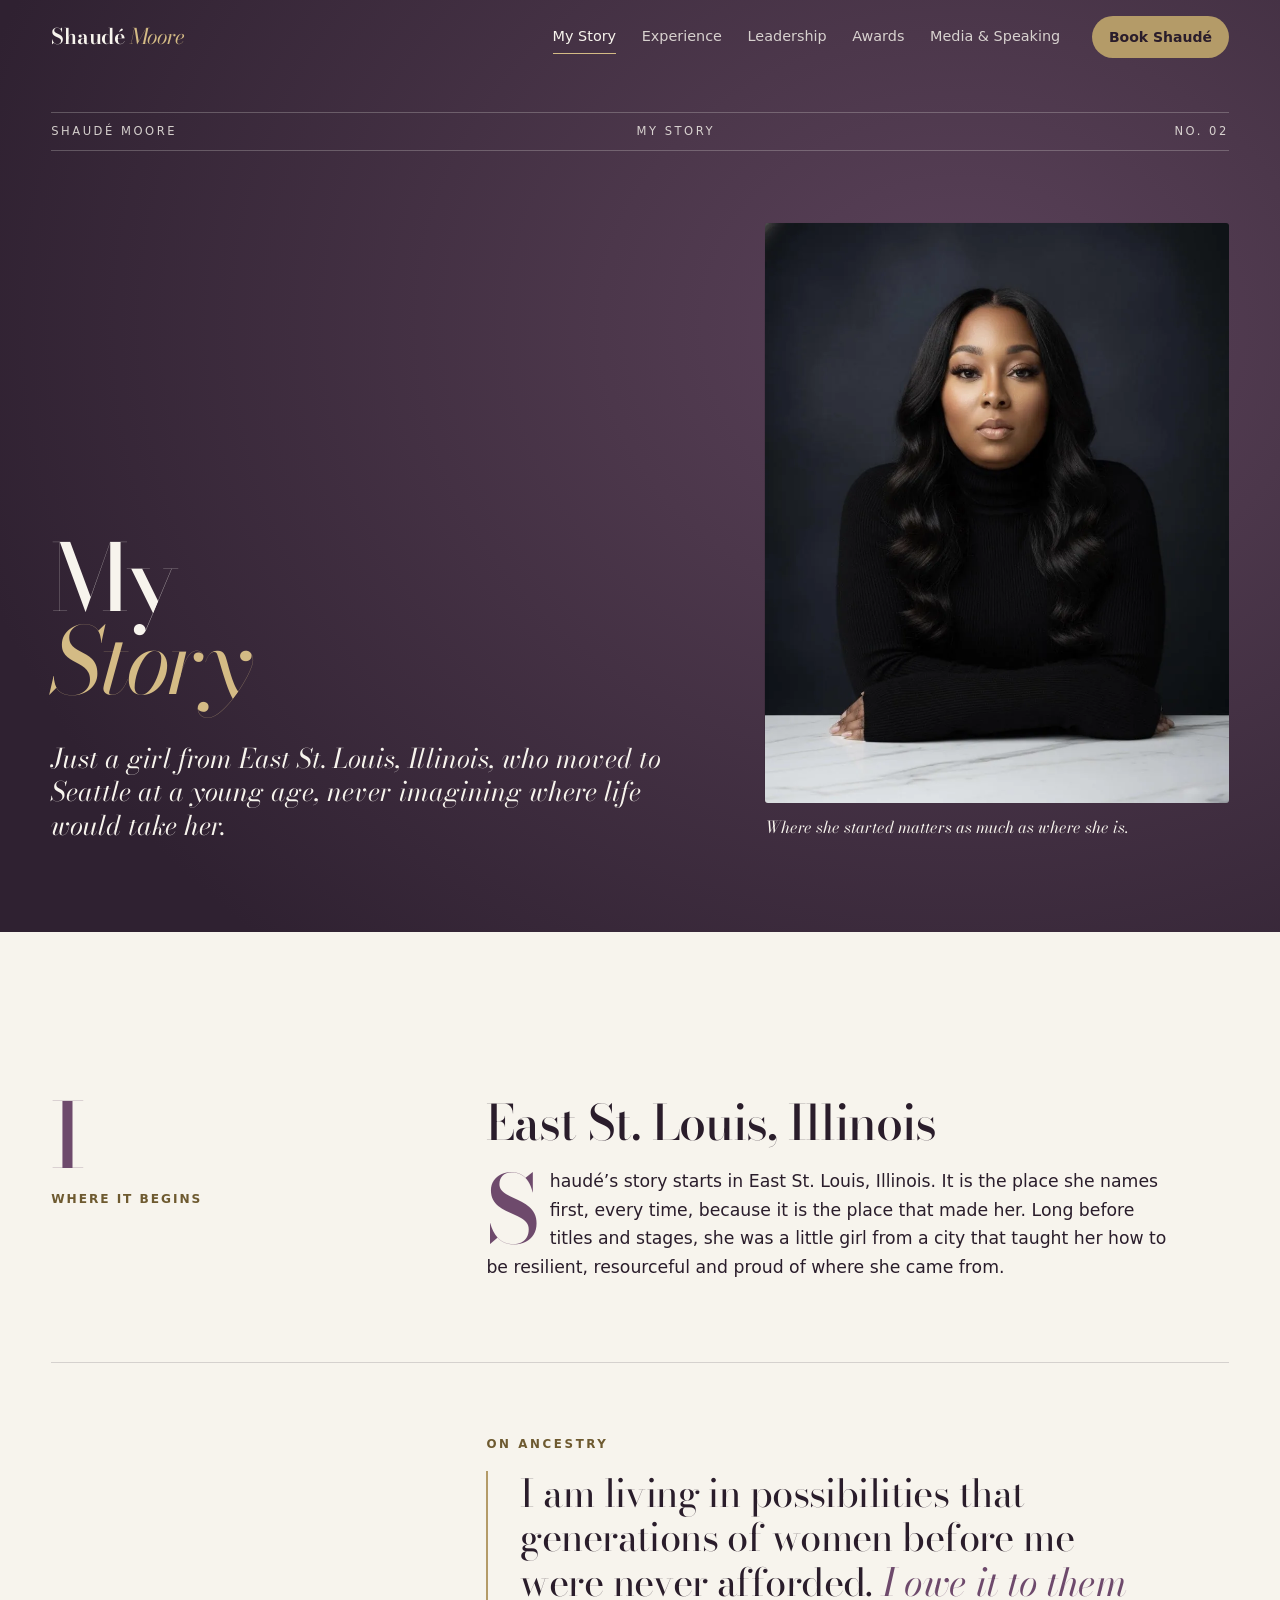
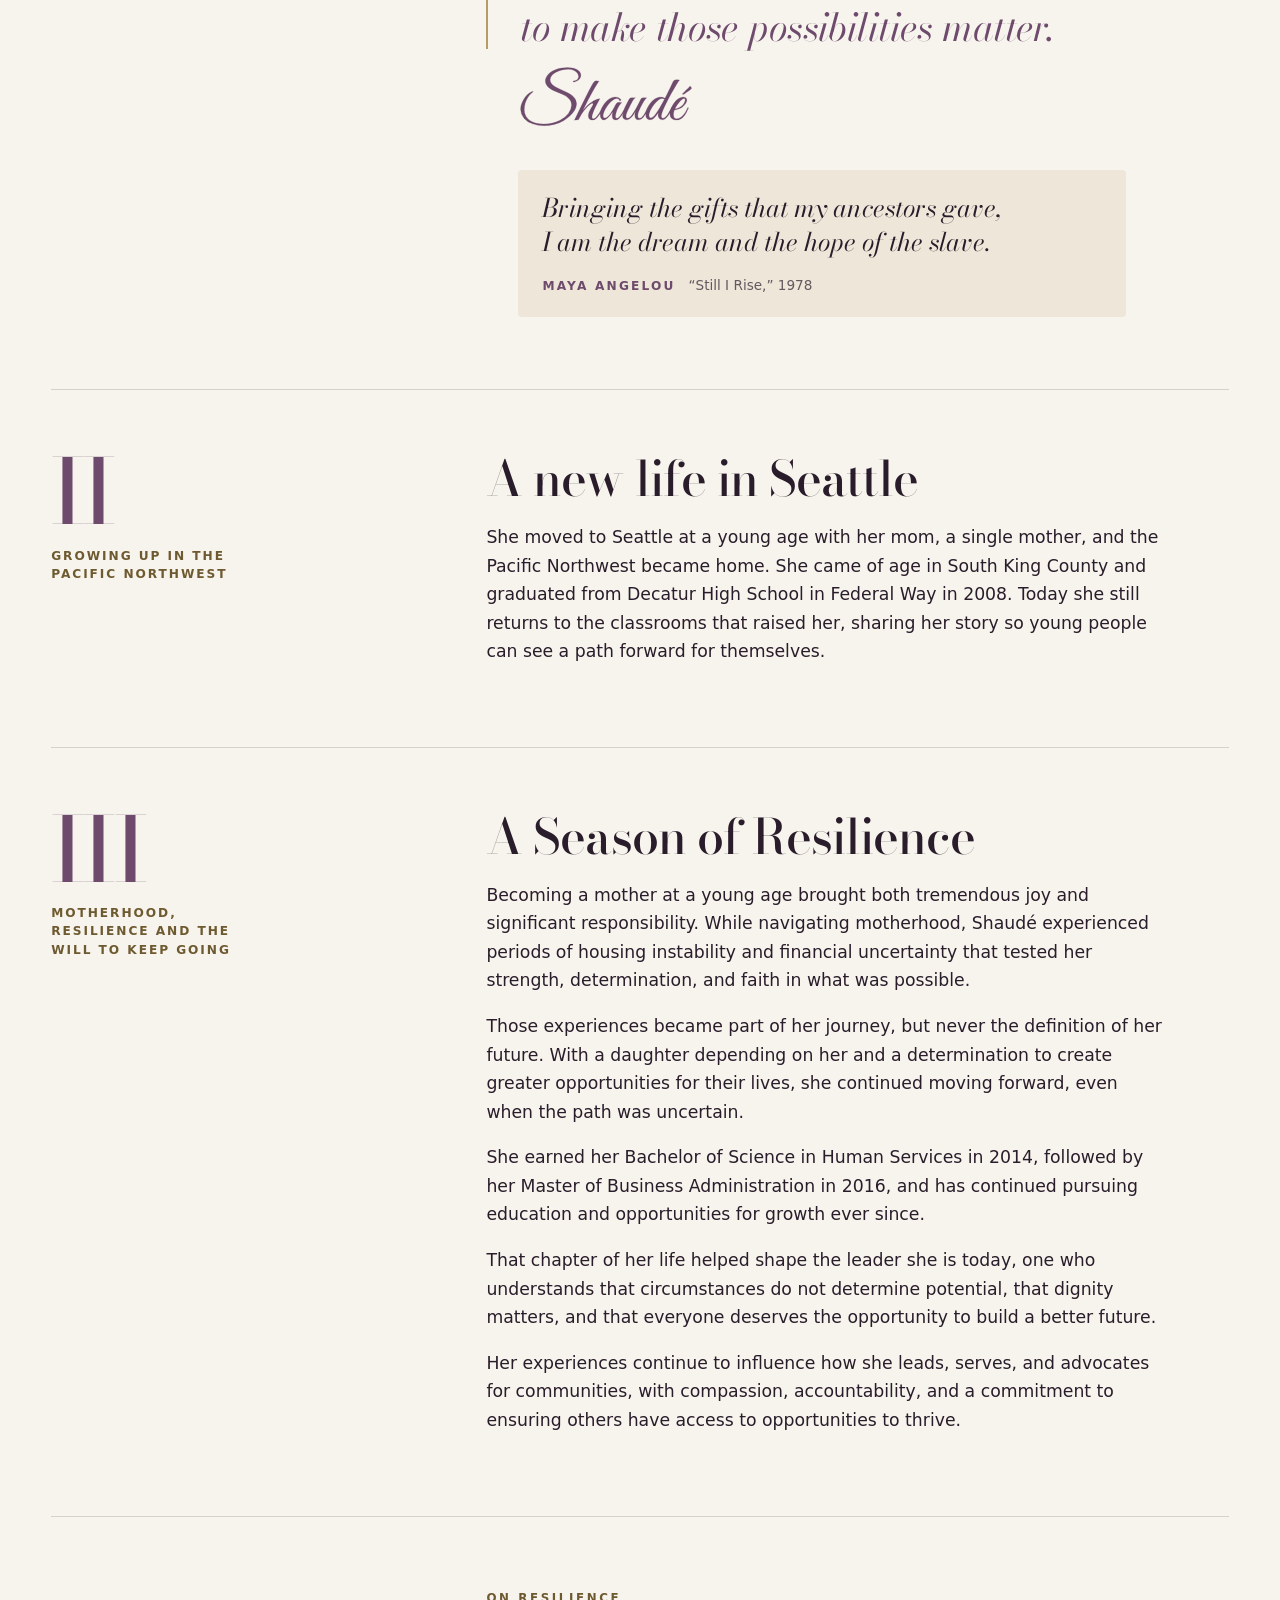
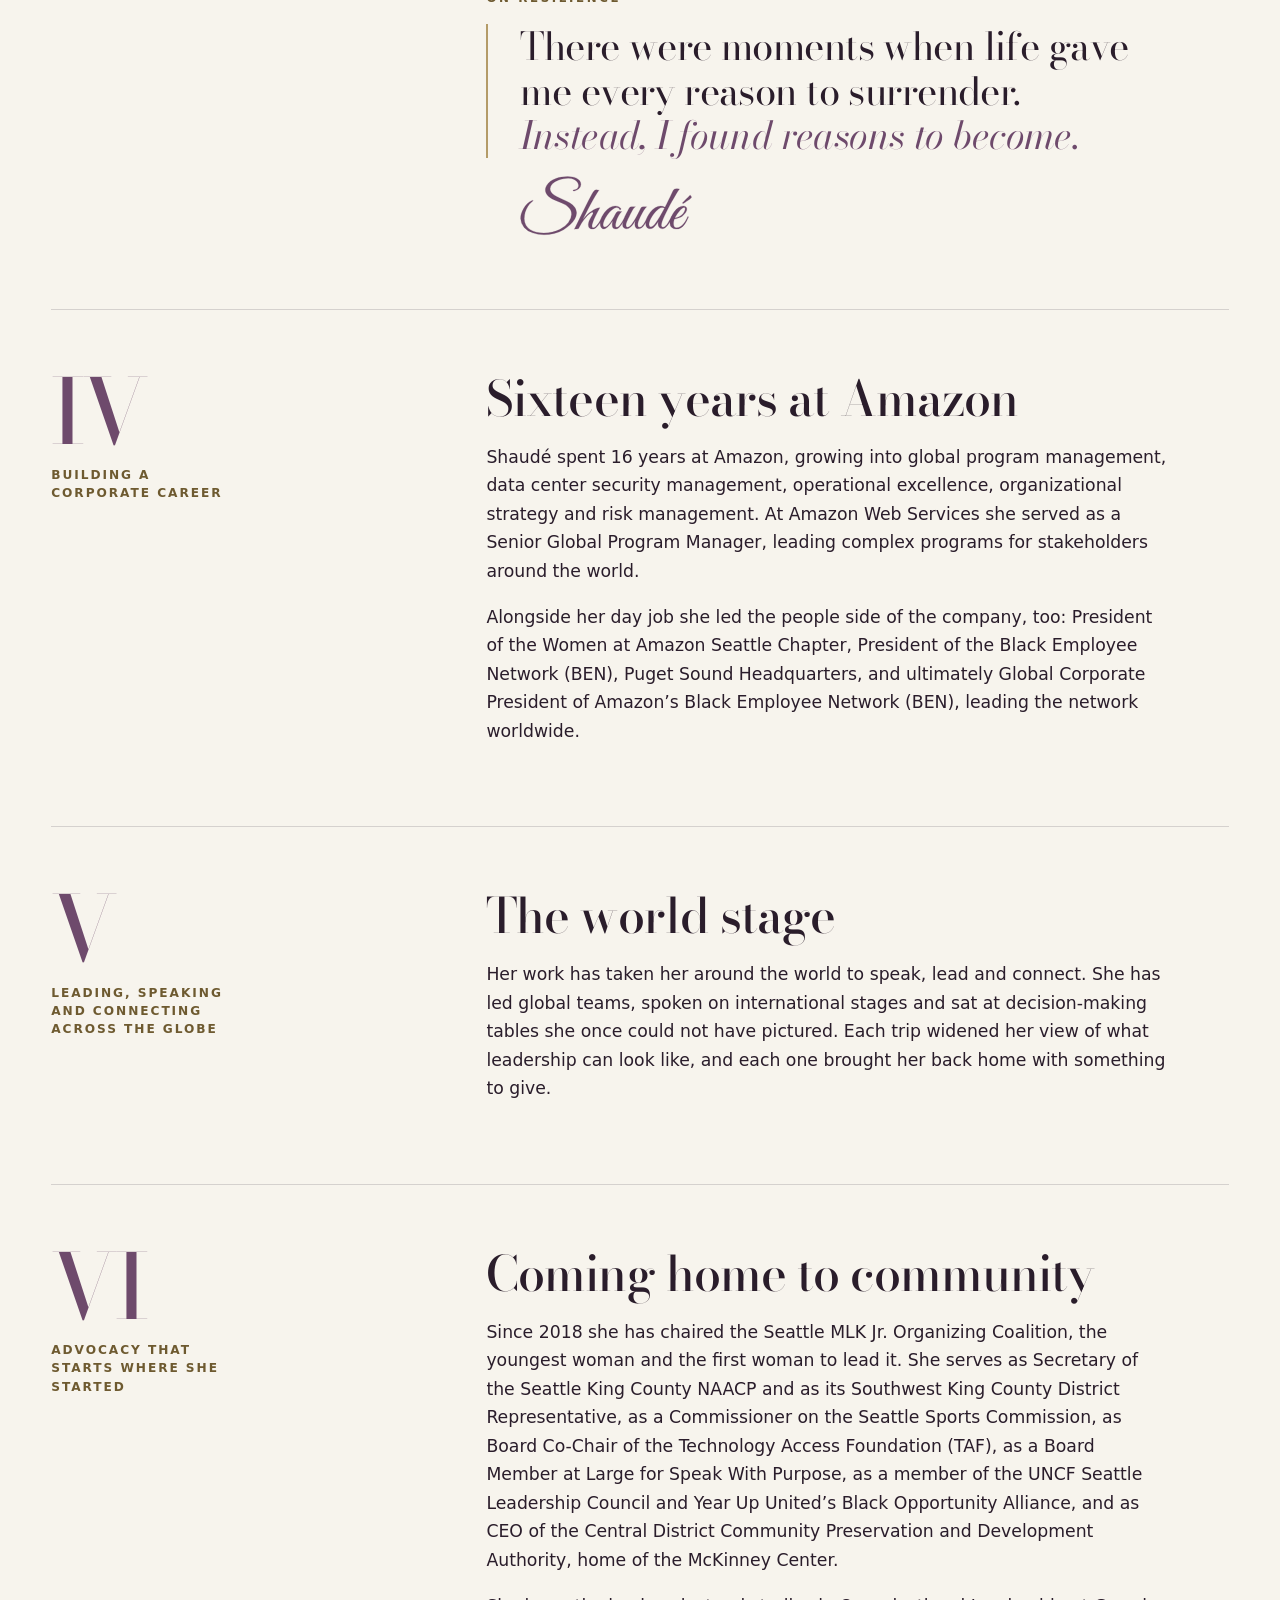
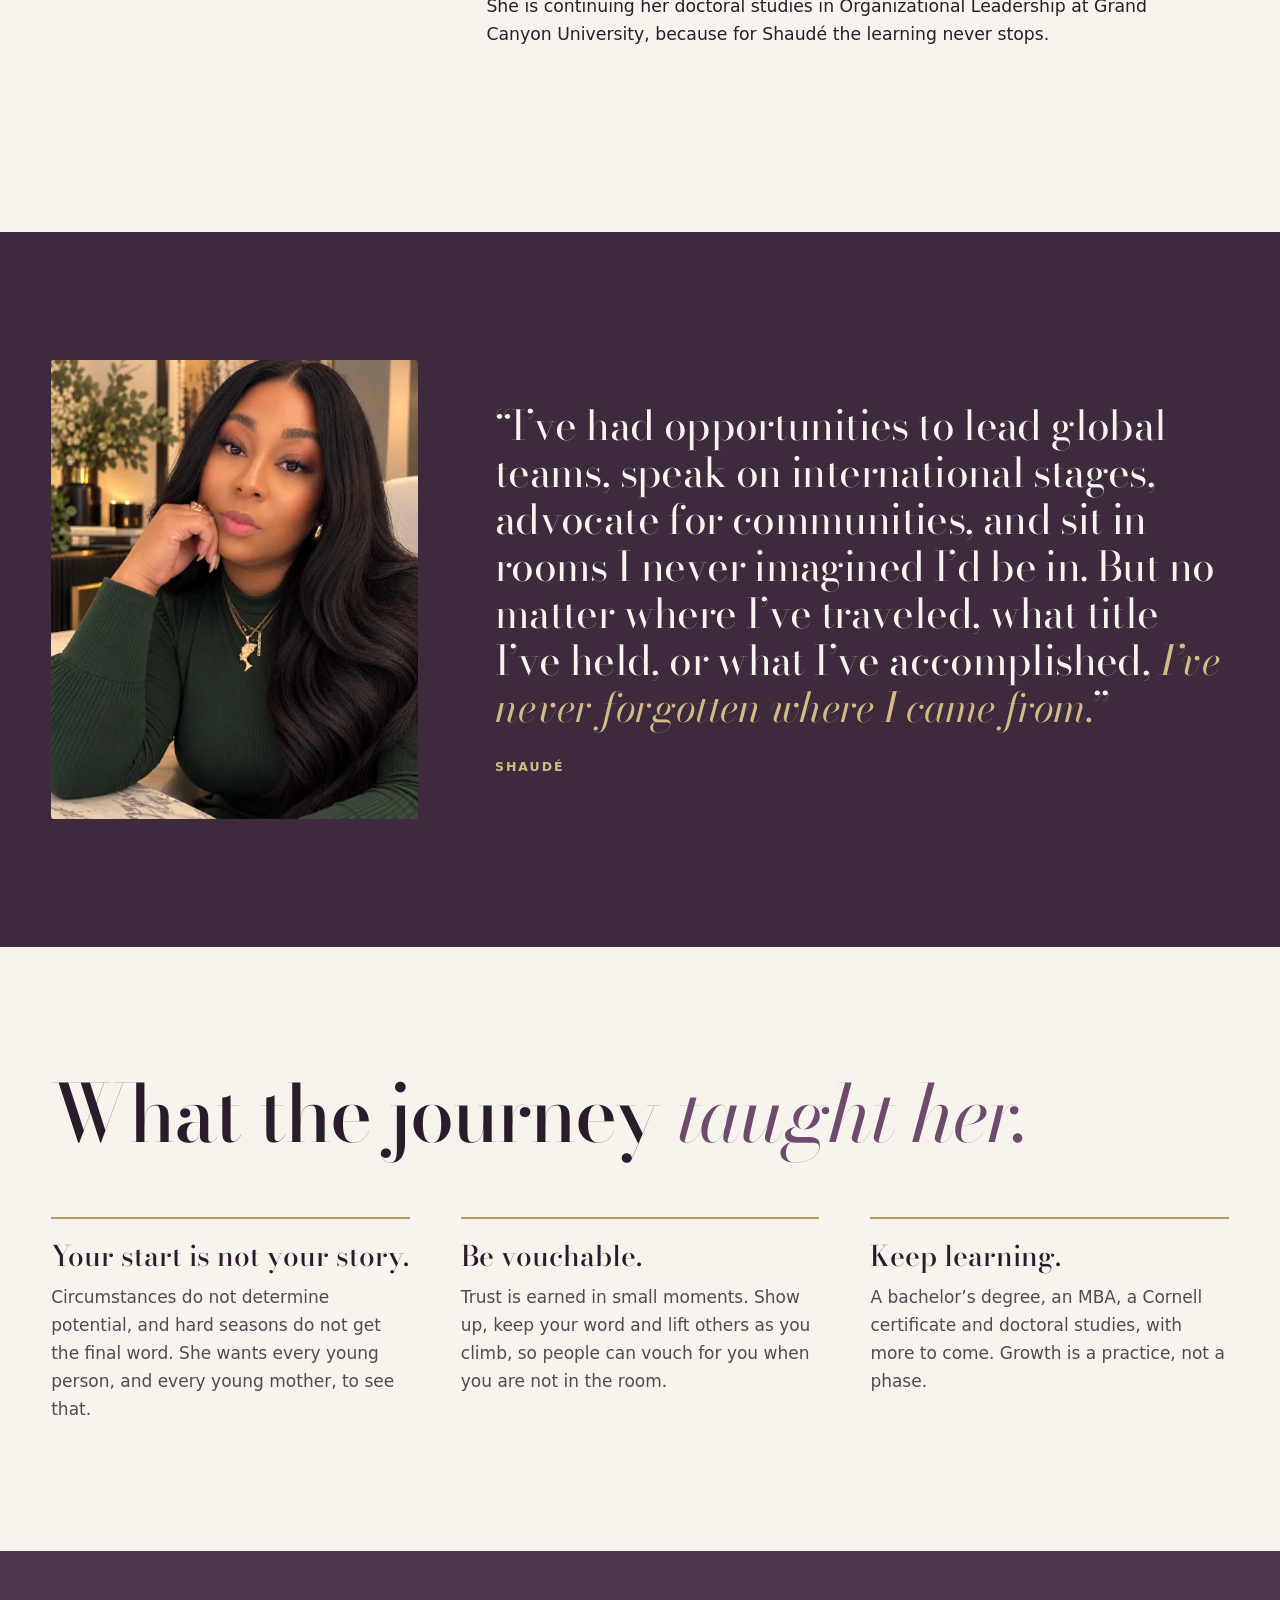
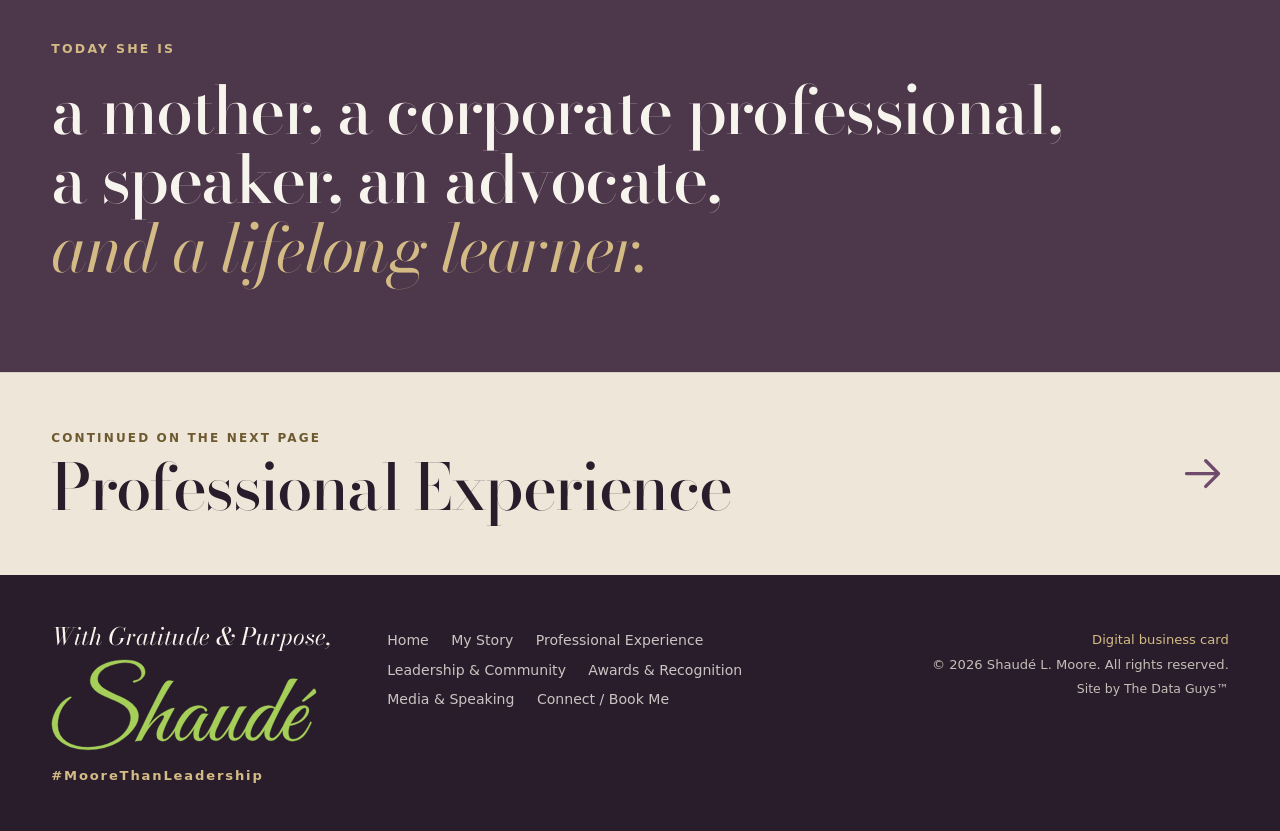
<file: story.html>
<!doctype html>
<html lang="en">
<head>
<meta charset="utf-8">
<meta name="viewport" content="width=device-width, initial-scale=1">
<title>My Story | Shaudé Moore, Seattle Community Leader</title>
<meta name="description" content="From East St. Louis to Seattle. Shaudé Moore's journey through motherhood, resilience, 16 years at Amazon and a life of community advocacy.">
<meta name="author" content="Shaudé L. Moore">
<meta name="robots" content="index, follow, max-image-preview:large, max-snippet:-1">
<link rel="canonical" href="https://shaudemoore.com/story.html">
<meta property="og:locale" content="en_US">
<meta property="og:title" content="My Story | Shaudé Moore, Seattle Community Leader">
<meta property="og:description" content="From East St. Louis to Seattle. Shaudé Moore's journey through motherhood, resilience, 16 years at Amazon and a life of community advocacy.">
<meta property="og:image" content="https://shaudemoore.com/img/og.jpg">
<meta property="og:image:width" content="1200">
<meta property="og:image:height" content="630">
<meta property="og:image:alt" content="Shaudé Moore, Serial Community &amp; Executive Leader">
<meta property="og:site_name" content="Shaudé Moore">
<meta property="og:url" content="https://shaudemoore.com/story.html">
<meta name="twitter:title" content="My Story | Shaudé Moore, Seattle Community Leader">
<meta name="twitter:description" content="From East St. Louis to Seattle. Shaudé Moore's journey through motherhood, resilience, 16 years at Amazon and a life of community advocacy.">
<meta name="twitter:image" content="https://shaudemoore.com/img/og.jpg">
<meta property="og:type" content="profile">
<meta name="twitter:card" content="summary_large_image">
<meta name="twitter:image:alt" content="Shaudé Moore, Serial Community &amp; Executive Leader">
<meta property="profile:first_name" content="Shaudé">
<meta property="profile:last_name" content="Moore">
<meta name="theme-color" content="#2f2131">
<link rel="icon" href="favicon.svg" type="image/svg+xml">
<link rel="icon" href="favicon-48.png" sizes="48x48" type="image/png">
<link rel="apple-touch-icon" href="apple-touch-icon.png">
<link rel="manifest" href="site.webmanifest">
<link rel="preconnect" href="https://fonts.googleapis.com">
<link rel="preconnect" href="https://fonts.gstatic.com" crossorigin>
<link href="https://fonts.googleapis.com/css2?family=Bodoni+Moda:ital,opsz,wght@0,6..96,400..900;1,6..96,400..900&display=swap" rel="stylesheet">
<link href="https://api.fontshare.com/v2/css?f[]=general-sans@400,500,600&display=swap" rel="stylesheet">
<link rel="preload" as="image" href="img/studio-896.webp" type="image/webp">
<link rel="stylesheet" href="styles.css">
<script>document.documentElement.classList.add('js')</script>
<script type="application/ld+json">{"@context": "https://schema.org", "@graph": [{"@type": "WebSite", "@id": "https://shaudemoore.com/#website", "url": "https://shaudemoore.com/", "name": "Shaudé Moore", "inLanguage": "en-US", "publisher": {"@id": "https://shaudemoore.com/#shaude"}}, {"@type": "Person", "@id": "https://shaudemoore.com/#shaude", "name": "Shaudé L. Moore", "url": "https://shaudemoore.com/"}, {"@type": "WebPage", "@id": "https://shaudemoore.com/story.html#page", "url": "https://shaudemoore.com/story.html", "name": "My Story | Shaudé Moore, Seattle Community Leader", "description": "From East St. Louis to Seattle. Shaudé Moore's journey through motherhood, resilience, 16 years at Amazon and a life of community advocacy.", "about": {"@id": "https://shaudemoore.com/#shaude"}, "isPartOf": {"@id": "https://shaudemoore.com/#website"}}, {"@type": "BreadcrumbList", "itemListElement": [{"@type": "ListItem", "position": 1, "name": "Home", "item": "https://shaudemoore.com/"}, {"@type": "ListItem", "position": 2, "name": "My Story", "item": "https://shaudemoore.com/story.html"}]}]}</script>
</head>
<body data-theme="story">
<svg width="0" height="0" style="position:absolute" aria-hidden="true">
  <symbol id="arr" viewBox="0 0 24 24"><path d="M7 17 17 7M9 7h8v8" fill="none" stroke="currentColor" stroke-width="1.6" stroke-linecap="round" stroke-linejoin="round"/></symbol>
  <symbol id="arr-r" viewBox="0 0 24 24"><path d="M4 12h15M13 6l6 6-6 6" fill="none" stroke="currentColor" stroke-width="1.6" stroke-linecap="round" stroke-linejoin="round"/></symbol>
</svg>
<a class="skip" href="#main">Skip to content</a>
<div class="progress" aria-hidden="true"><span></span></div>

<header class="bar" id="bar">
  <a href="index.html" class="bar__mark" aria-label="Shaudé Moore, home">Shaudé <em>Moore</em></a>
  <nav class="bar__nav" aria-label="Primary"><a href="story.html" aria-current=page class=is-on>My Story</a><a href="experience.html">Experience</a><a href="leadership.html">Leadership</a><a href="awards.html">Awards</a><a href="media.html">Media &amp; Speaking</a></nav>
  <a href="connect.html" class="bar__cta">Book Shaudé</a>
  <button class="bar__menu" aria-expanded="false" aria-controls="menu"><span class="sr">Open menu</span><i></i><i></i></button>
</header>

<div class="menu" id="menu" hidden>
  <nav aria-label="Mobile"><a href="index.html"><span>01</span>Home</a><a href="story.html" aria-current=page><span>02</span>My Story</a><a href="experience.html"><span>03</span>Professional Experience</a><a href="leadership.html"><span>04</span>Leadership &amp; Community</a><a href="awards.html"><span>05</span>Awards &amp; Recognition</a><a href="media.html"><span>06</span>Media &amp; Speaking</a><a href="connect.html"><span>07</span>Connect / Book Me</a></nav>
  <p>Mother. Executive. Speaker. Advocate. Lifelong learner.</p>
</div>
<main id="main">
<section class="opener " aria-labelledby="page-h">
  <div class="wrap">
    <div class="folio"><span>Shaudé Moore</span><span class="folio__mid">My Story</span><span>No. 02</span></div>
    <div class="opener__grid">
      <div class="opener__text">
        <h1 id="page-h" class="opener__h">My <em>Story</em></h1>
        <p class="opener__deck">Just a girl from East St. Louis, Illinois, who moved to Seattle at a young age, never imagining where life would take her.</p>
      </div>
      <figure class="opener__fig rv-clip">
        <img src="img/studio-896.webp" srcset="img/studio-480.webp 480w, img/studio-896.webp 896w" sizes="(max-width: 760px) 90vw, 40vw" alt="Shaudé Moore in a black turtleneck, seated at a marble table against a dark studio backdrop" width="896" height="1152" fetchpriority="high">
        <figcaption>Where she started matters as much as where she is.</figcaption>
      </figure>
    </div>
  </div>
</section>
<section class="chapters" aria-label="Chapters">
  <div class="wrap">
    <article class="chap rv">
      <div class="chap__side"><span class="chap__n">I</span><p class="chap__k">Where it begins</p></div>
      <div class="chap__body"><h2 class="chap__h">East St. Louis, Illinois</h2><p class="dropcap">Shaudé’s story starts in East St. Louis, Illinois. It is the place she names first, every time, because it is the place that made her. Long before titles and stages, she was a little girl from a city that taught her how to be resilient, resourceful and proud of where she came from.</p></div>
    </article>
    <aside class="pull rv" aria-label="In her words: On ancestry">
      <p class="pull__k">On ancestry</p>
      <blockquote class="pull__q"><p>I am living in possibilities that generations of women before me were never afforded. <em>I owe it to them to make those possibilities matter.</em></p></blockquote>
      <div class="pull__by"><svg class="sig" viewBox="7 -858 2753 990" role="img" aria-label="Shaudé"><defs><mask id="sq-s1" maskUnits="userSpaceOnUse" x="7" y="-858" width="2753" height="990"><g fill="none" stroke="#fff" stroke-width="103" stroke-linecap="round" stroke-linejoin="round"><path d="M240.4 -443.1 L219.2 -431.8 L190.5 -410.6 L155.5 -374.3 L123.0 -328.1 L104.2 -290.6 L93.0 -260.6 L79.2 -205.6 L76.7 -156.9 L81.7 -115.6 L86.7 -96.9 L96.7 -70.6 L108.0 -50.6 L129.2 -23.1 L149.2 -3.2 L186.7 24.3 L229.2 45.6 L282.9 63.1 L351.7 75.6 L425.4 78.1 L485.4 74.3 L554.1 61.8 L625.4 40.6 L692.9 9.3 L747.9 -26.9 L796.6 -69.4 L830.3 -109.4 L859.1 -156.9 L872.8 -195.6 L880.3 -241.9 L880.3 -256.9 L872.8 -290.6 L861.6 -315.6 L845.3 -339.3 L820.3 -364.3 L785.3 -389.3 L754.1 -406.8 L622.9 -465.6 L562.9 -495.6 L524.1 -521.8 L505.4 -539.3 L492.9 -554.3 L481.6 -574.3 L476.7 -588.0 L472.9 -609.3 L480.4 -651.8 L489.1 -676.8 L505.4 -701.8 L537.9 -733.0 L571.6 -755.5 L622.9 -778.0 L681.6 -794.3 L750.4 -804.3 L826.6 -804.3 L859.1 -799.3 L894.1 -788.0 L931.6 -765.5 L955.3 -739.3 L965.3 -720.5 L970.3 -703.0 L970.3 -688.0 L965.3 -661.8 L950.3 -635.5 L927.8 -616.8 L915.3 -610.5 L875.3 -598.0" pathLength="1" style="--d:0s;--t:0.799s"/><path d="M889.1 4.3 L910.3 -10.6 L925.3 -18.1 L931.6 -24.4 L966.6 -93.1 L996.6 -145.6" pathLength="1" style="--d:0.735s;--t:0.054s"/><path d="M997.8 -145.6 L1002.8 -140.6 L1014.1 -141.9" pathLength="1" style="--d:0.785s;--t:0.04s"/><path d="M997.8 -146.9 L1002.8 -173.1 L1035.3 -239.4 L1122.8 -410.6 L1192.8 -538.1 L1219.0 -576.8 L1231.5 -589.3 L1275.3 -605.5" pathLength="1" style="--d:0.822s;--t:0.157s"/><path d="M1015.3 -143.1 L1020.3 -149.4" pathLength="1" style="--d:0.966s;--t:0.04s"/><path d="M1016.6 -141.9 L1027.8 -145.6 L1064.0 -189.4 L1100.3 -225.6 L1145.3 -260.6 L1157.8 -266.9 L1191.5 -274.4 L1201.5 -273.1 L1209.0 -265.6" pathLength="1" style="--d:1.003s;--t:0.07s"/><path d="M1020.3 -150.6 L1021.6 -151.9 L1021.6 -149.4" pathLength="1" style="--d:1.068s;--t:0.04s"/><path d="M1209.0 -265.6 L1199.0 -218.1 L1155.3 -133.1 L1140.3 -91.9 L1136.5 -61.9 L1141.5 -39.4 L1150.3 -19.4 L1156.5 -13.1 L1166.5 -8.1 L1184.0 -8.1 L1205.3 -14.4 L1220.3 -24.4 L1246.5 -50.6 L1286.5 -106.9 L1305.3 -115.6 L1312.8 -115.6 L1315.3 -113.1" pathLength="1" style="--d:1.104s;--t:0.137s"/><path d="M1209.0 -265.6 L1260.3 -315.6 L1274.0 -325.6 L1286.5 -330.6" pathLength="1" style="--d:1.23s;--t:0.04s"/><path d="M1315.3 -111.9 L1314.0 -84.4 L1321.5 -38.1 L1325.3 -29.4 L1332.8 -20.6 L1345.2 -14.4 L1354.0 -14.4 L1380.2 -20.6 L1410.2 -40.6 L1445.2 -78.1 L1481.5 -130.6 L1499.0 -138.1 L1506.5 -138.1 L1512.7 -131.9" pathLength="1" style="--d:1.267s;--t:0.095s"/><path d="M1316.5 -113.1 L1335.3 -160.6 L1354.0 -196.9 L1374.0 -228.1 L1404.0 -266.9 L1434.0 -296.8 L1466.5 -321.8 L1507.7 -341.8 L1524.0 -345.6 L1545.2 -345.6 L1564.0 -343.1 L1581.5 -336.8 L1600.2 -320.6 L1605.2 -311.8 L1604.0 -308.1" pathLength="1" style="--d:1.354s;--t:0.12s"/><path d="M1512.7 -131.9 L1505.2 -69.4 L1506.5 -53.1 L1511.5 -31.9 L1517.7 -21.9 L1525.2 -15.6 L1535.2 -11.9 L1565.2 -16.9 L1581.5 -26.9 L1607.7 -54.4 L1640.2 -104.4 L1653.9 -110.6" pathLength="1" style="--d:1.465s;--t:0.084s"/><path d="M1512.7 -131.9 L1542.7 -196.9 L1571.5 -244.4 L1587.7 -259.4 L1628.9 -271.9" pathLength="1" style="--d:1.543s;--t:0.055s"/><path d="M1648.9 -103.1 L1647.7 -101.9 L1650.2 -101.9" pathLength="1" style="--d:1.593s;--t:0.04s"/><path d="M1650.2 -103.1 L1655.2 -109.4" pathLength="1" style="--d:1.63s;--t:0.04s"/><path d="M1656.4 -110.6 L1662.7 -113.1 L1672.7 -111.9" pathLength="1" style="--d:1.667s;--t:0.04s"/><path d="M1673.9 -110.6 L1670.2 -61.9 L1677.7 -34.4 L1690.2 -18.1 L1701.4 -13.1 L1713.9 -13.1 L1736.4 -18.1 L1762.7 -35.6 L1792.7 -68.1 L1833.9 -129.4" pathLength="1" style="--d:1.704s;--t:0.084s"/><path d="M1673.9 -111.9 L1706.4 -183.1 L1772.7 -313.1 L1790.2 -329.3 L1841.4 -345.6" pathLength="1" style="--d:1.781s;--t:0.086s"/><path d="M1835.2 -130.6 L1836.4 -133.1 L1855.2 -141.9 L1862.7 -141.9 L1865.2 -139.4" pathLength="1" style="--d:1.861s;--t:0.04s"/><path d="M1835.2 -129.4 L1841.4 -124.4 L1861.4 -124.4" pathLength="1" style="--d:1.898s;--t:0.04s"/><path d="M1862.7 -123.1 L1856.4 -74.4 L1861.4 -41.9 L1866.4 -30.6 L1875.2 -20.6 L1890.2 -14.4 L1915.1 -16.9 L1941.4 -29.4 L1971.4 -60.6 L1998.9 -103.1 L2017.6 -111.9 L2025.1 -111.9 L2028.9 -108.1" pathLength="1" style="--d:1.934s;--t:0.087s"/><path d="M1862.7 -124.4 L1865.2 -139.4" pathLength="1" style="--d:2.015s;--t:0.04s"/><path d="M1865.2 -139.4 L1948.9 -306.8 L1968.9 -328.1 L2017.6 -345.6" pathLength="1" style="--d:2.051s;--t:0.077s"/><path d="M2030.1 -106.9 L2028.9 -88.1 L2031.4 -65.6 L2035.1 -49.4 L2042.6 -33.1 L2052.6 -23.1 L2060.1 -19.4 L2086.4 -18.1 L2100.1 -20.6 L2112.6 -26.9 L2133.9 -43.1 L2155.1 -66.9 L2192.6 -120.6 L2218.8 -131.9 L2225.1 -131.9 L2227.6 -129.4" pathLength="1" style="--d:2.122s;--t:0.09s"/><path d="M2030.1 -108.1 L2051.4 -165.6 L2068.9 -199.4 L2091.4 -234.4 L2121.4 -271.9 L2145.1 -295.6 L2176.4 -320.6 L2205.1 -336.8 L2226.3 -344.3 L2255.1 -345.6 L2273.8 -343.1 L2303.8 -331.8 L2318.8 -316.8" pathLength="1" style="--d:2.205s;--t:0.12s"/><path d="M2227.6 -128.1 L2223.8 -71.9 L2230.1 -40.6 L2240.1 -23.1 L2252.6 -15.6 L2258.8 -14.4 L2283.8 -16.9 L2302.6 -24.4 L2338.8 -59.4 L2357.6 -85.6 L2375.1 -115.6 L2398.8 -126.9 L2405.1 -126.9 L2410.1 -121.9" pathLength="1" style="--d:2.315s;--t:0.095s"/><path d="M2228.8 -129.4 L2261.3 -196.9 L2316.3 -301.8 L2318.8 -315.6" pathLength="1" style="--d:2.402s;--t:0.059s"/><path d="M2320.1 -316.8 L2326.3 -321.8 L2452.6 -566.8 L2468.8 -591.8 L2486.3 -608.0 L2531.3 -625.5" pathLength="1" style="--d:2.457s;--t:0.11s"/><path d="M2411.3 -120.6 L2411.3 -93.1 L2415.1 -68.1 L2422.6 -43.1 L2435.1 -25.6 L2446.3 -15.6 L2465.1 -8.1 L2490.0 -6.9 L2515.0 -10.6 L2536.3 -18.1 L2561.3 -33.1 L2573.8 -43.1 L2601.3 -71.9 L2636.3 -124.4 L2665.0 -181.9 L2665.0 -188.1" pathLength="1" style="--d:2.558s;--t:0.122s"/><path d="M2411.3 -121.9 L2427.6 -171.9 L2430.1 -176.9 L2435.1 -179.4" pathLength="1" style="--d:2.67s;--t:0.04s"/><path d="M2436.3 -180.6 L2438.8 -195.6 L2463.8 -238.1 L2496.3 -280.6 L2530.0 -314.3 L2560.0 -335.6 L2586.3 -346.8 L2610.0 -345.6 L2622.5 -340.6 L2626.3 -336.8 L2630.0 -330.6 L2633.8 -310.6 L2628.8 -283.1 L2616.3 -258.1 L2601.3 -236.9 L2570.0 -206.9 L2550.0 -193.1 L2532.5 -184.4 L2480.0 -166.9 L2451.3 -164.4 L2436.3 -179.4" pathLength="1" style="--d:2.707s;--t:0.165s"/><path d="M2583.8 -405.6 L2588.8 -405.6 L2608.8 -420.6 L2680.0 -480.6 L2698.8 -498.1 L2700.0 -510.6" pathLength="1" style="--d:2.859s;--t:0.046s"/></g></mask></defs><path class="sig__ink" d="M413 92Q315 92 233.5 63.0Q152 34 102.0 -22.5Q52 -79 47 -162Q45 -196 58.0 -237.0Q71 -278 94.5 -318.5Q118 -359 150.5 -391.5Q183 -424 220 -441Q223 -443 229.5 -444.0Q236 -445 239 -445Q245 -445 245 -442Q245 -437 230 -426Q188 -393 161 -350Q133 -307 119.0 -258.0Q105 -209 105 -159Q105 -100 130.5 -57.5Q156 -15 199.0 12.5Q242 40 297.0 53.0Q352 66 412 66Q479 66 544.5 51.0Q610 36 664 8Q747 -36 795.5 -101.0Q844 -166 844 -230Q844 -264 829.5 -295.0Q815 -326 783 -351Q759 -370 724.5 -387.0Q690 -404 651.5 -420.0Q613 -436 576.0 -452.5Q539 -469 511 -488Q471 -515 452.5 -546.0Q434 -577 434 -608Q434 -645 455.5 -680.0Q477 -715 514.5 -743.5Q552 -772 599 -788Q640 -802 688.5 -810.0Q737 -818 784 -818Q823 -818 858.5 -812.5Q894 -807 921 -793Q955 -777 973.0 -750.5Q991 -724 991 -695Q991 -655 955 -625Q942 -615 926.0 -606.5Q910 -598 888 -592Q884 -591 879 -591Q867 -591 867 -598Q867 -602 873.5 -606.5Q880 -611 893 -612Q923 -616 938.5 -635.0Q954 -654 954 -679Q954 -705 936.5 -730.5Q919 -756 883.0 -773.5Q847 -791 791 -791Q759 -791 720.5 -784.0Q682 -777 637 -761Q582 -742 545.5 -705.0Q509 -668 509 -626Q509 -600 526.5 -573.5Q544 -547 583 -523Q616 -503 658.0 -483.5Q700 -464 743.0 -444.5Q786 -425 821 -403Q876 -369 900.0 -330.0Q924 -291 924 -250Q924 -202 895.5 -153.5Q867 -105 821.0 -62.5Q775 -20 720 13Q656 51 575.5 71.5Q495 92 413 92ZM888 8Q930 -78 975.5 -172.5Q1021 -267 1069.0 -363.0Q1117 -459 1164 -546Q1181 -576 1195.5 -593.0Q1210 -610 1234 -610Q1243 -610 1255.0 -607.0Q1267 -604 1278 -606Q1265 -592 1242.5 -557.0Q1220 -522 1192.5 -473.0Q1165 -424 1134.5 -367.5Q1104 -311 1074.5 -253.5Q1045 -196 1020 -146Q1040 -172 1061.0 -195.0Q1082 -218 1102 -235Q1124 -255 1157.5 -277.0Q1191 -299 1224.5 -315.0Q1258 -331 1278 -331Q1285 -331 1288 -330Q1288 -330 1277.0 -310.0Q1266 -290 1249.5 -259.0Q1233 -228 1215.5 -192.0Q1198 -156 1185.0 -123.5Q1172 -91 1168 -70Q1165 -54 1165 -43Q1165 -27 1171.0 -21.5Q1177 -16 1184 -16Q1201 -16 1220.5 -33.5Q1240 -51 1259.0 -78.0Q1278 -105 1294.5 -135.5Q1311 -166 1321 -193Q1333 -193 1333 -184Q1322 -157 1305.5 -124.5Q1289 -92 1268.0 -63.0Q1247 -34 1222.0 -15.0Q1197 4 1169 4Q1149 4 1128.0 -10.0Q1107 -24 1107 -61Q1107 -72 1109.0 -84.5Q1111 -97 1116 -113Q1122 -133 1136.0 -157.5Q1150 -182 1172 -219Q1182 -236 1182 -246Q1182 -258 1170 -258Q1160 -258 1143.0 -248.0Q1126 -238 1100 -213Q1075 -189 1038.0 -143.0Q1001 -97 959 -14Q952 -1 943.5 -0.5Q935 0 921 1Q912 2 903.0 2.5Q894 3 888 8ZM1538 3Q1515 3 1497.5 -10.0Q1480 -23 1480 -63Q1480 -80 1482.5 -95.0Q1485 -110 1489 -127Q1480 -112 1464.0 -90.0Q1448 -68 1428.5 -47.0Q1409 -26 1388.5 -12.0Q1368 2 1350 2Q1324 2 1308.0 -21.5Q1292 -45 1292 -83Q1292 -124 1311.0 -171.0Q1330 -218 1363.0 -261.0Q1396 -304 1439.0 -331.0Q1482 -358 1529 -358Q1552 -358 1573.0 -350.5Q1594 -343 1610 -326Q1617 -319 1617 -310Q1617 -304 1612.0 -300.0Q1607 -296 1599 -298Q1588 -333 1552 -333Q1535 -333 1513 -322Q1486 -308 1455.5 -277.5Q1425 -247 1398.5 -208.5Q1372 -170 1355.0 -131.0Q1338 -92 1338 -60Q1338 -27 1363 -27Q1385 -27 1408.5 -48.0Q1432 -69 1453.5 -100.5Q1475 -132 1493.0 -163.0Q1511 -194 1521 -213Q1536 -240 1549.0 -258.0Q1562 -276 1586 -276Q1597 -276 1608.0 -273.0Q1619 -270 1631 -272Q1601 -242 1578.5 -201.0Q1556 -160 1544.0 -120.5Q1532 -81 1532 -54Q1532 -24 1552 -24Q1568 -24 1586.5 -42.0Q1605 -60 1622.5 -87.5Q1640 -115 1655.0 -143.5Q1670 -172 1679 -193Q1684 -193 1687.5 -192.0Q1691 -191 1691 -184Q1690 -180 1687.5 -175.5Q1685 -171 1680 -160Q1672 -144 1658.0 -117.0Q1644 -90 1625.0 -62.5Q1606 -35 1584.0 -16.0Q1562 3 1538 3ZM1708 0Q1697 0 1681.5 -5.0Q1666 -10 1654.5 -23.5Q1643 -37 1643 -64Q1643 -90 1660.0 -124.0Q1677 -158 1690 -184Q1679 -184 1679 -193Q1680 -196 1688.0 -212.0Q1696 -228 1707.0 -250.0Q1718 -272 1728.5 -292.5Q1739 -313 1745 -324Q1757 -346 1783 -346H1845Q1828 -333 1814.5 -317.5Q1801 -302 1781 -261Q1781 -261 1774.0 -247.0Q1767 -233 1756.5 -211.5Q1746 -190 1735.5 -168.0Q1725 -146 1718 -131Q1705 -103 1701.0 -86.5Q1697 -70 1697 -56Q1697 -23 1719 -23Q1743 -23 1777 -62Q1805 -95 1832.0 -141.0Q1859 -187 1883.5 -236.0Q1908 -285 1927 -324Q1938 -346 1966 -346H2021Q1999 -328 1976.5 -292.0Q1954 -256 1927 -200Q1920 -185 1909.0 -162.0Q1898 -139 1889.5 -113.0Q1881 -87 1881 -61Q1881 -26 1906 -26Q1940 -26 1972.0 -73.0Q2004 -120 2035 -193Q2043 -193 2044.5 -192.0Q2046 -191 2047 -184Q2036 -157 2020.5 -125.5Q2005 -94 1985.5 -65.0Q1966 -36 1942.5 -18.0Q1919 0 1891 0Q1866 0 1850.0 -18.5Q1834 -37 1834 -71Q1834 -98 1844 -129Q1827 -99 1805.0 -69.0Q1783 -39 1758.0 -19.5Q1733 0 1708 0ZM2264 0Q2230 0 2214.0 -23.0Q2198 -46 2198 -77Q2198 -86 2199.0 -95.5Q2200 -105 2203 -115Q2189 -93 2170.5 -66.5Q2152 -40 2128.5 -20.5Q2105 -1 2076 -1Q2063 -1 2046.5 -7.0Q2030 -13 2017.5 -30.0Q2005 -47 2005 -80Q2005 -123 2024.0 -171.0Q2043 -219 2076.0 -261.5Q2109 -304 2151.0 -330.5Q2193 -357 2238 -357Q2274 -357 2306 -338Q2321 -366 2338.0 -400.5Q2355 -435 2372.0 -469.0Q2389 -503 2402.0 -531.5Q2415 -560 2422 -575Q2437 -610 2450.5 -619.5Q2464 -629 2483 -629Q2494 -629 2507.5 -626.5Q2521 -624 2534 -625Q2529 -620 2511.0 -592.0Q2493 -564 2467.0 -519.5Q2441 -475 2411.5 -422.0Q2382 -369 2353.5 -313.5Q2325 -258 2301.0 -207.0Q2277 -156 2263.0 -117.0Q2249 -78 2249 -58Q2249 -45 2255.0 -35.5Q2261 -26 2275 -26Q2294 -26 2314.0 -45.0Q2334 -64 2352.5 -92.5Q2371 -121 2385.5 -148.5Q2400 -176 2407 -193Q2419 -193 2419 -184Q2410 -163 2395.0 -132.0Q2380 -101 2360.0 -71.0Q2340 -41 2315.5 -20.5Q2291 0 2264 0ZM2083 -30Q2097 -30 2118.0 -45.5Q2139 -61 2163 -95Q2191 -135 2227.0 -195.0Q2263 -255 2298 -322Q2291 -328 2283.0 -331.0Q2275 -334 2261 -334Q2238 -334 2210.5 -314.5Q2183 -295 2155.5 -264.0Q2128 -233 2105.5 -197.0Q2083 -161 2069.5 -127.5Q2056 -94 2056 -70Q2056 -30 2083 -30ZM2479 4Q2442 4 2412.5 -20.0Q2383 -44 2383 -93Q2383 -134 2401.5 -180.0Q2420 -226 2450.5 -266.5Q2481 -307 2518.5 -332.5Q2556 -358 2594 -358Q2613 -358 2631.0 -347.0Q2649 -336 2649 -309Q2649 -284 2630.0 -254.0Q2611 -224 2576 -198Q2561 -187 2538.0 -177.0Q2515 -167 2492.0 -160.5Q2469 -154 2454 -154Q2449 -142 2444.5 -122.0Q2440 -102 2440 -81Q2440 -56 2450.0 -36.0Q2460 -16 2487 -16Q2520 -16 2548.5 -35.0Q2577 -54 2599.5 -83.0Q2622 -112 2638.0 -142.0Q2654 -172 2663 -193Q2675 -193 2675 -184Q2662 -156 2645.5 -123.0Q2629 -90 2606.5 -61.5Q2584 -33 2552.5 -14.5Q2521 4 2479 4ZM2461 -172Q2475 -172 2508.0 -182.5Q2541 -193 2568 -216Q2594 -239 2608.0 -266.5Q2622 -294 2622 -313Q2622 -335 2606 -335Q2594 -335 2573.0 -319.0Q2552 -303 2521 -265Q2502 -241 2485.0 -213.0Q2468 -185 2461 -172ZM2594 -397Q2587 -397 2582.0 -399.0Q2577 -401 2577 -406Q2608 -435 2638.0 -465.5Q2668 -496 2697 -527Q2705 -527 2712.5 -518.5Q2720 -510 2720 -485Q2711 -477 2694.0 -464.5Q2677 -452 2657.5 -438.0Q2638 -424 2620.5 -413.0Q2603 -402 2594 -397Z" mask="url(#sq-s1)"/></svg><span class="pull__n">Shaudé</span></div><figure class="hq hq--inset rv"><blockquote><p>Bringing the gifts that my ancestors gave,<br>I am the dream and the hope of the slave.</p></blockquote><figcaption><span class="hq__who">Maya Angelou</span><span class="hq__src">“Still I Rise,” 1978</span></figcaption></figure>
    </aside>
    <article class="chap rv">
      <div class="chap__side"><span class="chap__n">II</span><p class="chap__k">Growing up in the Pacific Northwest</p></div>
      <div class="chap__body"><h2 class="chap__h">A new life in Seattle</h2><p>She moved to Seattle at a young age with her mom, a single mother, and the Pacific Northwest became home. She came of age in South King County and graduated from Decatur High School in Federal Way in 2008. Today she still returns to the classrooms that raised her, sharing her story so young people can see a path forward for themselves.</p></div>
    </article>
    <article class="chap rv">
      <div class="chap__side"><span class="chap__n">III</span><p class="chap__k">Motherhood, resilience and the will to keep going</p></div>
      <div class="chap__body"><h2 class="chap__h">A Season of Resilience</h2><p>Becoming a mother at a young age brought both tremendous joy and significant responsibility. While navigating motherhood, Shaudé experienced periods of housing instability and financial uncertainty that tested her strength, determination, and faith in what was possible.</p><p>Those experiences became part of her journey, but never the definition of her future. With a daughter depending on her and a determination to create greater opportunities for their lives, she continued moving forward, even when the path was uncertain.</p><p>She earned her Bachelor of Science in Human Services in 2014, followed by her Master of Business Administration in 2016, and has continued pursuing education and opportunities for growth ever since.</p><p>That chapter of her life helped shape the leader she is today, one who understands that circumstances do not determine potential, that dignity matters, and that everyone deserves the opportunity to build a better future.</p><p>Her experiences continue to influence how she leads, serves, and advocates for communities, with compassion, accountability, and a commitment to ensuring others have access to opportunities to thrive.</p></div>
    </article>
    <aside class="pull rv" aria-label="In her words: On resilience">
      <p class="pull__k">On resilience</p>
      <blockquote class="pull__q"><p>There were moments when life gave me every reason to surrender. <em>Instead, I found reasons to become.</em></p></blockquote>
      <div class="pull__by"><svg class="sig" viewBox="7 -858 2753 990" role="img" aria-label="Shaudé"><defs><mask id="sq-s2" maskUnits="userSpaceOnUse" x="7" y="-858" width="2753" height="990"><g fill="none" stroke="#fff" stroke-width="103" stroke-linecap="round" stroke-linejoin="round"><path d="M240.4 -443.1 L219.2 -431.8 L190.5 -410.6 L155.5 -374.3 L123.0 -328.1 L104.2 -290.6 L93.0 -260.6 L79.2 -205.6 L76.7 -156.9 L81.7 -115.6 L86.7 -96.9 L96.7 -70.6 L108.0 -50.6 L129.2 -23.1 L149.2 -3.2 L186.7 24.3 L229.2 45.6 L282.9 63.1 L351.7 75.6 L425.4 78.1 L485.4 74.3 L554.1 61.8 L625.4 40.6 L692.9 9.3 L747.9 -26.9 L796.6 -69.4 L830.3 -109.4 L859.1 -156.9 L872.8 -195.6 L880.3 -241.9 L880.3 -256.9 L872.8 -290.6 L861.6 -315.6 L845.3 -339.3 L820.3 -364.3 L785.3 -389.3 L754.1 -406.8 L622.9 -465.6 L562.9 -495.6 L524.1 -521.8 L505.4 -539.3 L492.9 -554.3 L481.6 -574.3 L476.7 -588.0 L472.9 -609.3 L480.4 -651.8 L489.1 -676.8 L505.4 -701.8 L537.9 -733.0 L571.6 -755.5 L622.9 -778.0 L681.6 -794.3 L750.4 -804.3 L826.6 -804.3 L859.1 -799.3 L894.1 -788.0 L931.6 -765.5 L955.3 -739.3 L965.3 -720.5 L970.3 -703.0 L970.3 -688.0 L965.3 -661.8 L950.3 -635.5 L927.8 -616.8 L915.3 -610.5 L875.3 -598.0" pathLength="1" style="--d:0s;--t:0.799s"/><path d="M889.1 4.3 L910.3 -10.6 L925.3 -18.1 L931.6 -24.4 L966.6 -93.1 L996.6 -145.6" pathLength="1" style="--d:0.735s;--t:0.054s"/><path d="M997.8 -145.6 L1002.8 -140.6 L1014.1 -141.9" pathLength="1" style="--d:0.785s;--t:0.04s"/><path d="M997.8 -146.9 L1002.8 -173.1 L1035.3 -239.4 L1122.8 -410.6 L1192.8 -538.1 L1219.0 -576.8 L1231.5 -589.3 L1275.3 -605.5" pathLength="1" style="--d:0.822s;--t:0.157s"/><path d="M1015.3 -143.1 L1020.3 -149.4" pathLength="1" style="--d:0.966s;--t:0.04s"/><path d="M1016.6 -141.9 L1027.8 -145.6 L1064.0 -189.4 L1100.3 -225.6 L1145.3 -260.6 L1157.8 -266.9 L1191.5 -274.4 L1201.5 -273.1 L1209.0 -265.6" pathLength="1" style="--d:1.003s;--t:0.07s"/><path d="M1020.3 -150.6 L1021.6 -151.9 L1021.6 -149.4" pathLength="1" style="--d:1.068s;--t:0.04s"/><path d="M1209.0 -265.6 L1199.0 -218.1 L1155.3 -133.1 L1140.3 -91.9 L1136.5 -61.9 L1141.5 -39.4 L1150.3 -19.4 L1156.5 -13.1 L1166.5 -8.1 L1184.0 -8.1 L1205.3 -14.4 L1220.3 -24.4 L1246.5 -50.6 L1286.5 -106.9 L1305.3 -115.6 L1312.8 -115.6 L1315.3 -113.1" pathLength="1" style="--d:1.104s;--t:0.137s"/><path d="M1209.0 -265.6 L1260.3 -315.6 L1274.0 -325.6 L1286.5 -330.6" pathLength="1" style="--d:1.23s;--t:0.04s"/><path d="M1315.3 -111.9 L1314.0 -84.4 L1321.5 -38.1 L1325.3 -29.4 L1332.8 -20.6 L1345.2 -14.4 L1354.0 -14.4 L1380.2 -20.6 L1410.2 -40.6 L1445.2 -78.1 L1481.5 -130.6 L1499.0 -138.1 L1506.5 -138.1 L1512.7 -131.9" pathLength="1" style="--d:1.267s;--t:0.095s"/><path d="M1316.5 -113.1 L1335.3 -160.6 L1354.0 -196.9 L1374.0 -228.1 L1404.0 -266.9 L1434.0 -296.8 L1466.5 -321.8 L1507.7 -341.8 L1524.0 -345.6 L1545.2 -345.6 L1564.0 -343.1 L1581.5 -336.8 L1600.2 -320.6 L1605.2 -311.8 L1604.0 -308.1" pathLength="1" style="--d:1.354s;--t:0.12s"/><path d="M1512.7 -131.9 L1505.2 -69.4 L1506.5 -53.1 L1511.5 -31.9 L1517.7 -21.9 L1525.2 -15.6 L1535.2 -11.9 L1565.2 -16.9 L1581.5 -26.9 L1607.7 -54.4 L1640.2 -104.4 L1653.9 -110.6" pathLength="1" style="--d:1.465s;--t:0.084s"/><path d="M1512.7 -131.9 L1542.7 -196.9 L1571.5 -244.4 L1587.7 -259.4 L1628.9 -271.9" pathLength="1" style="--d:1.543s;--t:0.055s"/><path d="M1648.9 -103.1 L1647.7 -101.9 L1650.2 -101.9" pathLength="1" style="--d:1.593s;--t:0.04s"/><path d="M1650.2 -103.1 L1655.2 -109.4" pathLength="1" style="--d:1.63s;--t:0.04s"/><path d="M1656.4 -110.6 L1662.7 -113.1 L1672.7 -111.9" pathLength="1" style="--d:1.667s;--t:0.04s"/><path d="M1673.9 -110.6 L1670.2 -61.9 L1677.7 -34.4 L1690.2 -18.1 L1701.4 -13.1 L1713.9 -13.1 L1736.4 -18.1 L1762.7 -35.6 L1792.7 -68.1 L1833.9 -129.4" pathLength="1" style="--d:1.704s;--t:0.084s"/><path d="M1673.9 -111.9 L1706.4 -183.1 L1772.7 -313.1 L1790.2 -329.3 L1841.4 -345.6" pathLength="1" style="--d:1.781s;--t:0.086s"/><path d="M1835.2 -130.6 L1836.4 -133.1 L1855.2 -141.9 L1862.7 -141.9 L1865.2 -139.4" pathLength="1" style="--d:1.861s;--t:0.04s"/><path d="M1835.2 -129.4 L1841.4 -124.4 L1861.4 -124.4" pathLength="1" style="--d:1.898s;--t:0.04s"/><path d="M1862.7 -123.1 L1856.4 -74.4 L1861.4 -41.9 L1866.4 -30.6 L1875.2 -20.6 L1890.2 -14.4 L1915.1 -16.9 L1941.4 -29.4 L1971.4 -60.6 L1998.9 -103.1 L2017.6 -111.9 L2025.1 -111.9 L2028.9 -108.1" pathLength="1" style="--d:1.934s;--t:0.087s"/><path d="M1862.7 -124.4 L1865.2 -139.4" pathLength="1" style="--d:2.015s;--t:0.04s"/><path d="M1865.2 -139.4 L1948.9 -306.8 L1968.9 -328.1 L2017.6 -345.6" pathLength="1" style="--d:2.051s;--t:0.077s"/><path d="M2030.1 -106.9 L2028.9 -88.1 L2031.4 -65.6 L2035.1 -49.4 L2042.6 -33.1 L2052.6 -23.1 L2060.1 -19.4 L2086.4 -18.1 L2100.1 -20.6 L2112.6 -26.9 L2133.9 -43.1 L2155.1 -66.9 L2192.6 -120.6 L2218.8 -131.9 L2225.1 -131.9 L2227.6 -129.4" pathLength="1" style="--d:2.122s;--t:0.09s"/><path d="M2030.1 -108.1 L2051.4 -165.6 L2068.9 -199.4 L2091.4 -234.4 L2121.4 -271.9 L2145.1 -295.6 L2176.4 -320.6 L2205.1 -336.8 L2226.3 -344.3 L2255.1 -345.6 L2273.8 -343.1 L2303.8 -331.8 L2318.8 -316.8" pathLength="1" style="--d:2.205s;--t:0.12s"/><path d="M2227.6 -128.1 L2223.8 -71.9 L2230.1 -40.6 L2240.1 -23.1 L2252.6 -15.6 L2258.8 -14.4 L2283.8 -16.9 L2302.6 -24.4 L2338.8 -59.4 L2357.6 -85.6 L2375.1 -115.6 L2398.8 -126.9 L2405.1 -126.9 L2410.1 -121.9" pathLength="1" style="--d:2.315s;--t:0.095s"/><path d="M2228.8 -129.4 L2261.3 -196.9 L2316.3 -301.8 L2318.8 -315.6" pathLength="1" style="--d:2.402s;--t:0.059s"/><path d="M2320.1 -316.8 L2326.3 -321.8 L2452.6 -566.8 L2468.8 -591.8 L2486.3 -608.0 L2531.3 -625.5" pathLength="1" style="--d:2.457s;--t:0.11s"/><path d="M2411.3 -120.6 L2411.3 -93.1 L2415.1 -68.1 L2422.6 -43.1 L2435.1 -25.6 L2446.3 -15.6 L2465.1 -8.1 L2490.0 -6.9 L2515.0 -10.6 L2536.3 -18.1 L2561.3 -33.1 L2573.8 -43.1 L2601.3 -71.9 L2636.3 -124.4 L2665.0 -181.9 L2665.0 -188.1" pathLength="1" style="--d:2.558s;--t:0.122s"/><path d="M2411.3 -121.9 L2427.6 -171.9 L2430.1 -176.9 L2435.1 -179.4" pathLength="1" style="--d:2.67s;--t:0.04s"/><path d="M2436.3 -180.6 L2438.8 -195.6 L2463.8 -238.1 L2496.3 -280.6 L2530.0 -314.3 L2560.0 -335.6 L2586.3 -346.8 L2610.0 -345.6 L2622.5 -340.6 L2626.3 -336.8 L2630.0 -330.6 L2633.8 -310.6 L2628.8 -283.1 L2616.3 -258.1 L2601.3 -236.9 L2570.0 -206.9 L2550.0 -193.1 L2532.5 -184.4 L2480.0 -166.9 L2451.3 -164.4 L2436.3 -179.4" pathLength="1" style="--d:2.707s;--t:0.165s"/><path d="M2583.8 -405.6 L2588.8 -405.6 L2608.8 -420.6 L2680.0 -480.6 L2698.8 -498.1 L2700.0 -510.6" pathLength="1" style="--d:2.859s;--t:0.046s"/></g></mask></defs><path class="sig__ink" d="M413 92Q315 92 233.5 63.0Q152 34 102.0 -22.5Q52 -79 47 -162Q45 -196 58.0 -237.0Q71 -278 94.5 -318.5Q118 -359 150.5 -391.5Q183 -424 220 -441Q223 -443 229.5 -444.0Q236 -445 239 -445Q245 -445 245 -442Q245 -437 230 -426Q188 -393 161 -350Q133 -307 119.0 -258.0Q105 -209 105 -159Q105 -100 130.5 -57.5Q156 -15 199.0 12.5Q242 40 297.0 53.0Q352 66 412 66Q479 66 544.5 51.0Q610 36 664 8Q747 -36 795.5 -101.0Q844 -166 844 -230Q844 -264 829.5 -295.0Q815 -326 783 -351Q759 -370 724.5 -387.0Q690 -404 651.5 -420.0Q613 -436 576.0 -452.5Q539 -469 511 -488Q471 -515 452.5 -546.0Q434 -577 434 -608Q434 -645 455.5 -680.0Q477 -715 514.5 -743.5Q552 -772 599 -788Q640 -802 688.5 -810.0Q737 -818 784 -818Q823 -818 858.5 -812.5Q894 -807 921 -793Q955 -777 973.0 -750.5Q991 -724 991 -695Q991 -655 955 -625Q942 -615 926.0 -606.5Q910 -598 888 -592Q884 -591 879 -591Q867 -591 867 -598Q867 -602 873.5 -606.5Q880 -611 893 -612Q923 -616 938.5 -635.0Q954 -654 954 -679Q954 -705 936.5 -730.5Q919 -756 883.0 -773.5Q847 -791 791 -791Q759 -791 720.5 -784.0Q682 -777 637 -761Q582 -742 545.5 -705.0Q509 -668 509 -626Q509 -600 526.5 -573.5Q544 -547 583 -523Q616 -503 658.0 -483.5Q700 -464 743.0 -444.5Q786 -425 821 -403Q876 -369 900.0 -330.0Q924 -291 924 -250Q924 -202 895.5 -153.5Q867 -105 821.0 -62.5Q775 -20 720 13Q656 51 575.5 71.5Q495 92 413 92ZM888 8Q930 -78 975.5 -172.5Q1021 -267 1069.0 -363.0Q1117 -459 1164 -546Q1181 -576 1195.5 -593.0Q1210 -610 1234 -610Q1243 -610 1255.0 -607.0Q1267 -604 1278 -606Q1265 -592 1242.5 -557.0Q1220 -522 1192.5 -473.0Q1165 -424 1134.5 -367.5Q1104 -311 1074.5 -253.5Q1045 -196 1020 -146Q1040 -172 1061.0 -195.0Q1082 -218 1102 -235Q1124 -255 1157.5 -277.0Q1191 -299 1224.5 -315.0Q1258 -331 1278 -331Q1285 -331 1288 -330Q1288 -330 1277.0 -310.0Q1266 -290 1249.5 -259.0Q1233 -228 1215.5 -192.0Q1198 -156 1185.0 -123.5Q1172 -91 1168 -70Q1165 -54 1165 -43Q1165 -27 1171.0 -21.5Q1177 -16 1184 -16Q1201 -16 1220.5 -33.5Q1240 -51 1259.0 -78.0Q1278 -105 1294.5 -135.5Q1311 -166 1321 -193Q1333 -193 1333 -184Q1322 -157 1305.5 -124.5Q1289 -92 1268.0 -63.0Q1247 -34 1222.0 -15.0Q1197 4 1169 4Q1149 4 1128.0 -10.0Q1107 -24 1107 -61Q1107 -72 1109.0 -84.5Q1111 -97 1116 -113Q1122 -133 1136.0 -157.5Q1150 -182 1172 -219Q1182 -236 1182 -246Q1182 -258 1170 -258Q1160 -258 1143.0 -248.0Q1126 -238 1100 -213Q1075 -189 1038.0 -143.0Q1001 -97 959 -14Q952 -1 943.5 -0.5Q935 0 921 1Q912 2 903.0 2.5Q894 3 888 8ZM1538 3Q1515 3 1497.5 -10.0Q1480 -23 1480 -63Q1480 -80 1482.5 -95.0Q1485 -110 1489 -127Q1480 -112 1464.0 -90.0Q1448 -68 1428.5 -47.0Q1409 -26 1388.5 -12.0Q1368 2 1350 2Q1324 2 1308.0 -21.5Q1292 -45 1292 -83Q1292 -124 1311.0 -171.0Q1330 -218 1363.0 -261.0Q1396 -304 1439.0 -331.0Q1482 -358 1529 -358Q1552 -358 1573.0 -350.5Q1594 -343 1610 -326Q1617 -319 1617 -310Q1617 -304 1612.0 -300.0Q1607 -296 1599 -298Q1588 -333 1552 -333Q1535 -333 1513 -322Q1486 -308 1455.5 -277.5Q1425 -247 1398.5 -208.5Q1372 -170 1355.0 -131.0Q1338 -92 1338 -60Q1338 -27 1363 -27Q1385 -27 1408.5 -48.0Q1432 -69 1453.5 -100.5Q1475 -132 1493.0 -163.0Q1511 -194 1521 -213Q1536 -240 1549.0 -258.0Q1562 -276 1586 -276Q1597 -276 1608.0 -273.0Q1619 -270 1631 -272Q1601 -242 1578.5 -201.0Q1556 -160 1544.0 -120.5Q1532 -81 1532 -54Q1532 -24 1552 -24Q1568 -24 1586.5 -42.0Q1605 -60 1622.5 -87.5Q1640 -115 1655.0 -143.5Q1670 -172 1679 -193Q1684 -193 1687.5 -192.0Q1691 -191 1691 -184Q1690 -180 1687.5 -175.5Q1685 -171 1680 -160Q1672 -144 1658.0 -117.0Q1644 -90 1625.0 -62.5Q1606 -35 1584.0 -16.0Q1562 3 1538 3ZM1708 0Q1697 0 1681.5 -5.0Q1666 -10 1654.5 -23.5Q1643 -37 1643 -64Q1643 -90 1660.0 -124.0Q1677 -158 1690 -184Q1679 -184 1679 -193Q1680 -196 1688.0 -212.0Q1696 -228 1707.0 -250.0Q1718 -272 1728.5 -292.5Q1739 -313 1745 -324Q1757 -346 1783 -346H1845Q1828 -333 1814.5 -317.5Q1801 -302 1781 -261Q1781 -261 1774.0 -247.0Q1767 -233 1756.5 -211.5Q1746 -190 1735.5 -168.0Q1725 -146 1718 -131Q1705 -103 1701.0 -86.5Q1697 -70 1697 -56Q1697 -23 1719 -23Q1743 -23 1777 -62Q1805 -95 1832.0 -141.0Q1859 -187 1883.5 -236.0Q1908 -285 1927 -324Q1938 -346 1966 -346H2021Q1999 -328 1976.5 -292.0Q1954 -256 1927 -200Q1920 -185 1909.0 -162.0Q1898 -139 1889.5 -113.0Q1881 -87 1881 -61Q1881 -26 1906 -26Q1940 -26 1972.0 -73.0Q2004 -120 2035 -193Q2043 -193 2044.5 -192.0Q2046 -191 2047 -184Q2036 -157 2020.5 -125.5Q2005 -94 1985.5 -65.0Q1966 -36 1942.5 -18.0Q1919 0 1891 0Q1866 0 1850.0 -18.5Q1834 -37 1834 -71Q1834 -98 1844 -129Q1827 -99 1805.0 -69.0Q1783 -39 1758.0 -19.5Q1733 0 1708 0ZM2264 0Q2230 0 2214.0 -23.0Q2198 -46 2198 -77Q2198 -86 2199.0 -95.5Q2200 -105 2203 -115Q2189 -93 2170.5 -66.5Q2152 -40 2128.5 -20.5Q2105 -1 2076 -1Q2063 -1 2046.5 -7.0Q2030 -13 2017.5 -30.0Q2005 -47 2005 -80Q2005 -123 2024.0 -171.0Q2043 -219 2076.0 -261.5Q2109 -304 2151.0 -330.5Q2193 -357 2238 -357Q2274 -357 2306 -338Q2321 -366 2338.0 -400.5Q2355 -435 2372.0 -469.0Q2389 -503 2402.0 -531.5Q2415 -560 2422 -575Q2437 -610 2450.5 -619.5Q2464 -629 2483 -629Q2494 -629 2507.5 -626.5Q2521 -624 2534 -625Q2529 -620 2511.0 -592.0Q2493 -564 2467.0 -519.5Q2441 -475 2411.5 -422.0Q2382 -369 2353.5 -313.5Q2325 -258 2301.0 -207.0Q2277 -156 2263.0 -117.0Q2249 -78 2249 -58Q2249 -45 2255.0 -35.5Q2261 -26 2275 -26Q2294 -26 2314.0 -45.0Q2334 -64 2352.5 -92.5Q2371 -121 2385.5 -148.5Q2400 -176 2407 -193Q2419 -193 2419 -184Q2410 -163 2395.0 -132.0Q2380 -101 2360.0 -71.0Q2340 -41 2315.5 -20.5Q2291 0 2264 0ZM2083 -30Q2097 -30 2118.0 -45.5Q2139 -61 2163 -95Q2191 -135 2227.0 -195.0Q2263 -255 2298 -322Q2291 -328 2283.0 -331.0Q2275 -334 2261 -334Q2238 -334 2210.5 -314.5Q2183 -295 2155.5 -264.0Q2128 -233 2105.5 -197.0Q2083 -161 2069.5 -127.5Q2056 -94 2056 -70Q2056 -30 2083 -30ZM2479 4Q2442 4 2412.5 -20.0Q2383 -44 2383 -93Q2383 -134 2401.5 -180.0Q2420 -226 2450.5 -266.5Q2481 -307 2518.5 -332.5Q2556 -358 2594 -358Q2613 -358 2631.0 -347.0Q2649 -336 2649 -309Q2649 -284 2630.0 -254.0Q2611 -224 2576 -198Q2561 -187 2538.0 -177.0Q2515 -167 2492.0 -160.5Q2469 -154 2454 -154Q2449 -142 2444.5 -122.0Q2440 -102 2440 -81Q2440 -56 2450.0 -36.0Q2460 -16 2487 -16Q2520 -16 2548.5 -35.0Q2577 -54 2599.5 -83.0Q2622 -112 2638.0 -142.0Q2654 -172 2663 -193Q2675 -193 2675 -184Q2662 -156 2645.5 -123.0Q2629 -90 2606.5 -61.5Q2584 -33 2552.5 -14.5Q2521 4 2479 4ZM2461 -172Q2475 -172 2508.0 -182.5Q2541 -193 2568 -216Q2594 -239 2608.0 -266.5Q2622 -294 2622 -313Q2622 -335 2606 -335Q2594 -335 2573.0 -319.0Q2552 -303 2521 -265Q2502 -241 2485.0 -213.0Q2468 -185 2461 -172ZM2594 -397Q2587 -397 2582.0 -399.0Q2577 -401 2577 -406Q2608 -435 2638.0 -465.5Q2668 -496 2697 -527Q2705 -527 2712.5 -518.5Q2720 -510 2720 -485Q2711 -477 2694.0 -464.5Q2677 -452 2657.5 -438.0Q2638 -424 2620.5 -413.0Q2603 -402 2594 -397Z" mask="url(#sq-s2)"/></svg><span class="pull__n">Shaudé</span></div>
    </aside>
    <article class="chap rv">
      <div class="chap__side"><span class="chap__n">IV</span><p class="chap__k">Building a corporate career</p></div>
      <div class="chap__body"><h2 class="chap__h">Sixteen years at Amazon</h2><p>Shaudé spent 16 years at Amazon, growing into global program management, data center security management, operational excellence, organizational strategy and risk management. At Amazon Web Services she served as a Senior Global Program Manager, leading complex programs for stakeholders around the world.</p><p>Alongside her day job she led the people side of the company, too: President of the Women at Amazon Seattle Chapter, President of the Black Employee Network (BEN), Puget Sound Headquarters, and ultimately Global Corporate President of Amazon’s Black Employee Network (BEN), leading the network worldwide.</p></div>
    </article>
    <article class="chap rv">
      <div class="chap__side"><span class="chap__n">V</span><p class="chap__k">Leading, speaking and connecting across the globe</p></div>
      <div class="chap__body"><h2 class="chap__h">The world stage</h2><p>Her work has taken her around the world to speak, lead and connect. She has led global teams, spoken on international stages and sat at decision-making tables she once could not have pictured. Each trip widened her view of what leadership can look like, and each one brought her back home with something to give.</p></div>
    </article>
    <article class="chap rv">
      <div class="chap__side"><span class="chap__n">VI</span><p class="chap__k">Advocacy that starts where she started</p></div>
      <div class="chap__body"><h2 class="chap__h">Coming home to community</h2><p>Since 2018 she has chaired the Seattle MLK Jr. Organizing Coalition, the youngest woman and the first woman to lead it. She serves as Secretary of the Seattle King County NAACP and as its Southwest King County District Representative, as a Commissioner on the Seattle Sports Commission, as Board Co-Chair of the Technology Access Foundation (TAF), as a Board Member at Large for Speak With Purpose, as a member of the UNCF Seattle Leadership Council and Year Up United’s Black Opportunity Alliance, and as CEO of the Central District Community Preservation and Development Authority, home of the McKinney Center.</p><p>She is continuing her doctoral studies in Organizational Leadership at Grand Canyon University, because for Shaudé the learning never stops.</p></div>
    </article>
  </div>
</section>

<section class="bigquote" aria-label="In her words">
  <div class="wrap bigquote__grid">
    <figure class="bigquote__fig rv-clip"><img src="img/sage-512.webp" alt="Shaudé Moore in a forest green sweater, resting her chin on her hand" width="512" height="640" loading="lazy"></figure>
    <blockquote class="bigquote__q rv">
      <p>“I’ve had opportunities to lead global teams, speak on international stages, advocate for communities, and sit in rooms I never imagined I’d be in. But no matter where I’ve traveled, what title I’ve held, or what I’ve accomplished, <em>I’ve never forgotten where I came from.</em>”</p>
      <cite>Shaudé</cite>
    </blockquote>
  </div>
</section>

<section class="lessons" aria-labelledby="lessons-h">
  <div class="wrap">
    <h2 id="lessons-h" class="d-xl rv">What the journey <em>taught her.</em></h2>
    <div class="lessons__grid">
      <div class="rv"><h3>Your start is not your story.</h3><p>Circumstances do not determine potential, and hard seasons do not get the final word. She wants every young person, and every young mother, to see that.</p></div>
      <div class="rv"><h3>Be vouchable.</h3><p>Trust is earned in small moments. Show up, keep your word and lift others as you climb, so people can vouch for you when you are not in the room.</p></div>
      <div class="rv"><h3>Keep learning.</h3><p>A bachelor’s degree, an MBA, a Cornell certificate and doctoral studies, with more to come. Growth is a practice, not a phase.</p></div>
    </div>
  </div>
</section>

<section class="roles roles--plum" aria-label="Who she is today">
  <div class="wrap">
    <p class="roles__pre rv">Today she is</p>
    <p class="roles__line rv"><span>a mother,</span> <span>a corporate professional,</span> <span>a speaker,</span> <span>an advocate,</span> <span><em>and a lifelong learner.</em></span></p>
  </div>
</section>

<nav class="next" aria-label="Next page">
  <a class="wrap next__in" href="experience.html">
    <span class="next__k">Continued on the next page</span>
    <span class="next__t">Professional Experience</span>
    <svg><use href="#arr-r"/></svg>
  </a>
</nav>
</main>

<footer class="foot">
  <div class="wrap foot__in">
    <div class="foot__sig"><p>With Gratitude &amp; Purpose,</p><svg class="sig" viewBox="7 -858 2753 990" role="img" aria-label="Shaudé"><defs><mask id="sigm" maskUnits="userSpaceOnUse" x="7" y="-858" width="2753" height="990"><g fill="none" stroke="#fff" stroke-width="103" stroke-linecap="round" stroke-linejoin="round"><path d="M240.4 -443.1 L219.2 -431.8 L190.5 -410.6 L155.5 -374.3 L123.0 -328.1 L104.2 -290.6 L93.0 -260.6 L79.2 -205.6 L76.7 -156.9 L81.7 -115.6 L86.7 -96.9 L96.7 -70.6 L108.0 -50.6 L129.2 -23.1 L149.2 -3.2 L186.7 24.3 L229.2 45.6 L282.9 63.1 L351.7 75.6 L425.4 78.1 L485.4 74.3 L554.1 61.8 L625.4 40.6 L692.9 9.3 L747.9 -26.9 L796.6 -69.4 L830.3 -109.4 L859.1 -156.9 L872.8 -195.6 L880.3 -241.9 L880.3 -256.9 L872.8 -290.6 L861.6 -315.6 L845.3 -339.3 L820.3 -364.3 L785.3 -389.3 L754.1 -406.8 L622.9 -465.6 L562.9 -495.6 L524.1 -521.8 L505.4 -539.3 L492.9 -554.3 L481.6 -574.3 L476.7 -588.0 L472.9 -609.3 L480.4 -651.8 L489.1 -676.8 L505.4 -701.8 L537.9 -733.0 L571.6 -755.5 L622.9 -778.0 L681.6 -794.3 L750.4 -804.3 L826.6 -804.3 L859.1 -799.3 L894.1 -788.0 L931.6 -765.5 L955.3 -739.3 L965.3 -720.5 L970.3 -703.0 L970.3 -688.0 L965.3 -661.8 L950.3 -635.5 L927.8 -616.8 L915.3 -610.5 L875.3 -598.0" pathLength="1" style="--d:0s;--t:0.799s"/><path d="M889.1 4.3 L910.3 -10.6 L925.3 -18.1 L931.6 -24.4 L966.6 -93.1 L996.6 -145.6" pathLength="1" style="--d:0.735s;--t:0.054s"/><path d="M997.8 -145.6 L1002.8 -140.6 L1014.1 -141.9" pathLength="1" style="--d:0.785s;--t:0.04s"/><path d="M997.8 -146.9 L1002.8 -173.1 L1035.3 -239.4 L1122.8 -410.6 L1192.8 -538.1 L1219.0 -576.8 L1231.5 -589.3 L1275.3 -605.5" pathLength="1" style="--d:0.822s;--t:0.157s"/><path d="M1015.3 -143.1 L1020.3 -149.4" pathLength="1" style="--d:0.966s;--t:0.04s"/><path d="M1016.6 -141.9 L1027.8 -145.6 L1064.0 -189.4 L1100.3 -225.6 L1145.3 -260.6 L1157.8 -266.9 L1191.5 -274.4 L1201.5 -273.1 L1209.0 -265.6" pathLength="1" style="--d:1.003s;--t:0.07s"/><path d="M1020.3 -150.6 L1021.6 -151.9 L1021.6 -149.4" pathLength="1" style="--d:1.068s;--t:0.04s"/><path d="M1209.0 -265.6 L1199.0 -218.1 L1155.3 -133.1 L1140.3 -91.9 L1136.5 -61.9 L1141.5 -39.4 L1150.3 -19.4 L1156.5 -13.1 L1166.5 -8.1 L1184.0 -8.1 L1205.3 -14.4 L1220.3 -24.4 L1246.5 -50.6 L1286.5 -106.9 L1305.3 -115.6 L1312.8 -115.6 L1315.3 -113.1" pathLength="1" style="--d:1.104s;--t:0.137s"/><path d="M1209.0 -265.6 L1260.3 -315.6 L1274.0 -325.6 L1286.5 -330.6" pathLength="1" style="--d:1.23s;--t:0.04s"/><path d="M1315.3 -111.9 L1314.0 -84.4 L1321.5 -38.1 L1325.3 -29.4 L1332.8 -20.6 L1345.2 -14.4 L1354.0 -14.4 L1380.2 -20.6 L1410.2 -40.6 L1445.2 -78.1 L1481.5 -130.6 L1499.0 -138.1 L1506.5 -138.1 L1512.7 -131.9" pathLength="1" style="--d:1.267s;--t:0.095s"/><path d="M1316.5 -113.1 L1335.3 -160.6 L1354.0 -196.9 L1374.0 -228.1 L1404.0 -266.9 L1434.0 -296.8 L1466.5 -321.8 L1507.7 -341.8 L1524.0 -345.6 L1545.2 -345.6 L1564.0 -343.1 L1581.5 -336.8 L1600.2 -320.6 L1605.2 -311.8 L1604.0 -308.1" pathLength="1" style="--d:1.354s;--t:0.12s"/><path d="M1512.7 -131.9 L1505.2 -69.4 L1506.5 -53.1 L1511.5 -31.9 L1517.7 -21.9 L1525.2 -15.6 L1535.2 -11.9 L1565.2 -16.9 L1581.5 -26.9 L1607.7 -54.4 L1640.2 -104.4 L1653.9 -110.6" pathLength="1" style="--d:1.465s;--t:0.084s"/><path d="M1512.7 -131.9 L1542.7 -196.9 L1571.5 -244.4 L1587.7 -259.4 L1628.9 -271.9" pathLength="1" style="--d:1.543s;--t:0.055s"/><path d="M1648.9 -103.1 L1647.7 -101.9 L1650.2 -101.9" pathLength="1" style="--d:1.593s;--t:0.04s"/><path d="M1650.2 -103.1 L1655.2 -109.4" pathLength="1" style="--d:1.63s;--t:0.04s"/><path d="M1656.4 -110.6 L1662.7 -113.1 L1672.7 -111.9" pathLength="1" style="--d:1.667s;--t:0.04s"/><path d="M1673.9 -110.6 L1670.2 -61.9 L1677.7 -34.4 L1690.2 -18.1 L1701.4 -13.1 L1713.9 -13.1 L1736.4 -18.1 L1762.7 -35.6 L1792.7 -68.1 L1833.9 -129.4" pathLength="1" style="--d:1.704s;--t:0.084s"/><path d="M1673.9 -111.9 L1706.4 -183.1 L1772.7 -313.1 L1790.2 -329.3 L1841.4 -345.6" pathLength="1" style="--d:1.781s;--t:0.086s"/><path d="M1835.2 -130.6 L1836.4 -133.1 L1855.2 -141.9 L1862.7 -141.9 L1865.2 -139.4" pathLength="1" style="--d:1.861s;--t:0.04s"/><path d="M1835.2 -129.4 L1841.4 -124.4 L1861.4 -124.4" pathLength="1" style="--d:1.898s;--t:0.04s"/><path d="M1862.7 -123.1 L1856.4 -74.4 L1861.4 -41.9 L1866.4 -30.6 L1875.2 -20.6 L1890.2 -14.4 L1915.1 -16.9 L1941.4 -29.4 L1971.4 -60.6 L1998.9 -103.1 L2017.6 -111.9 L2025.1 -111.9 L2028.9 -108.1" pathLength="1" style="--d:1.934s;--t:0.087s"/><path d="M1862.7 -124.4 L1865.2 -139.4" pathLength="1" style="--d:2.015s;--t:0.04s"/><path d="M1865.2 -139.4 L1948.9 -306.8 L1968.9 -328.1 L2017.6 -345.6" pathLength="1" style="--d:2.051s;--t:0.077s"/><path d="M2030.1 -106.9 L2028.9 -88.1 L2031.4 -65.6 L2035.1 -49.4 L2042.6 -33.1 L2052.6 -23.1 L2060.1 -19.4 L2086.4 -18.1 L2100.1 -20.6 L2112.6 -26.9 L2133.9 -43.1 L2155.1 -66.9 L2192.6 -120.6 L2218.8 -131.9 L2225.1 -131.9 L2227.6 -129.4" pathLength="1" style="--d:2.122s;--t:0.09s"/><path d="M2030.1 -108.1 L2051.4 -165.6 L2068.9 -199.4 L2091.4 -234.4 L2121.4 -271.9 L2145.1 -295.6 L2176.4 -320.6 L2205.1 -336.8 L2226.3 -344.3 L2255.1 -345.6 L2273.8 -343.1 L2303.8 -331.8 L2318.8 -316.8" pathLength="1" style="--d:2.205s;--t:0.12s"/><path d="M2227.6 -128.1 L2223.8 -71.9 L2230.1 -40.6 L2240.1 -23.1 L2252.6 -15.6 L2258.8 -14.4 L2283.8 -16.9 L2302.6 -24.4 L2338.8 -59.4 L2357.6 -85.6 L2375.1 -115.6 L2398.8 -126.9 L2405.1 -126.9 L2410.1 -121.9" pathLength="1" style="--d:2.315s;--t:0.095s"/><path d="M2228.8 -129.4 L2261.3 -196.9 L2316.3 -301.8 L2318.8 -315.6" pathLength="1" style="--d:2.402s;--t:0.059s"/><path d="M2320.1 -316.8 L2326.3 -321.8 L2452.6 -566.8 L2468.8 -591.8 L2486.3 -608.0 L2531.3 -625.5" pathLength="1" style="--d:2.457s;--t:0.11s"/><path d="M2411.3 -120.6 L2411.3 -93.1 L2415.1 -68.1 L2422.6 -43.1 L2435.1 -25.6 L2446.3 -15.6 L2465.1 -8.1 L2490.0 -6.9 L2515.0 -10.6 L2536.3 -18.1 L2561.3 -33.1 L2573.8 -43.1 L2601.3 -71.9 L2636.3 -124.4 L2665.0 -181.9 L2665.0 -188.1" pathLength="1" style="--d:2.558s;--t:0.122s"/><path d="M2411.3 -121.9 L2427.6 -171.9 L2430.1 -176.9 L2435.1 -179.4" pathLength="1" style="--d:2.67s;--t:0.04s"/><path d="M2436.3 -180.6 L2438.8 -195.6 L2463.8 -238.1 L2496.3 -280.6 L2530.0 -314.3 L2560.0 -335.6 L2586.3 -346.8 L2610.0 -345.6 L2622.5 -340.6 L2626.3 -336.8 L2630.0 -330.6 L2633.8 -310.6 L2628.8 -283.1 L2616.3 -258.1 L2601.3 -236.9 L2570.0 -206.9 L2550.0 -193.1 L2532.5 -184.4 L2480.0 -166.9 L2451.3 -164.4 L2436.3 -179.4" pathLength="1" style="--d:2.707s;--t:0.165s"/><path d="M2583.8 -405.6 L2588.8 -405.6 L2608.8 -420.6 L2680.0 -480.6 L2698.8 -498.1 L2700.0 -510.6" pathLength="1" style="--d:2.859s;--t:0.046s"/></g></mask></defs><path class="sig__ink" d="M413 92Q315 92 233.5 63.0Q152 34 102.0 -22.5Q52 -79 47 -162Q45 -196 58.0 -237.0Q71 -278 94.5 -318.5Q118 -359 150.5 -391.5Q183 -424 220 -441Q223 -443 229.5 -444.0Q236 -445 239 -445Q245 -445 245 -442Q245 -437 230 -426Q188 -393 161 -350Q133 -307 119.0 -258.0Q105 -209 105 -159Q105 -100 130.5 -57.5Q156 -15 199.0 12.5Q242 40 297.0 53.0Q352 66 412 66Q479 66 544.5 51.0Q610 36 664 8Q747 -36 795.5 -101.0Q844 -166 844 -230Q844 -264 829.5 -295.0Q815 -326 783 -351Q759 -370 724.5 -387.0Q690 -404 651.5 -420.0Q613 -436 576.0 -452.5Q539 -469 511 -488Q471 -515 452.5 -546.0Q434 -577 434 -608Q434 -645 455.5 -680.0Q477 -715 514.5 -743.5Q552 -772 599 -788Q640 -802 688.5 -810.0Q737 -818 784 -818Q823 -818 858.5 -812.5Q894 -807 921 -793Q955 -777 973.0 -750.5Q991 -724 991 -695Q991 -655 955 -625Q942 -615 926.0 -606.5Q910 -598 888 -592Q884 -591 879 -591Q867 -591 867 -598Q867 -602 873.5 -606.5Q880 -611 893 -612Q923 -616 938.5 -635.0Q954 -654 954 -679Q954 -705 936.5 -730.5Q919 -756 883.0 -773.5Q847 -791 791 -791Q759 -791 720.5 -784.0Q682 -777 637 -761Q582 -742 545.5 -705.0Q509 -668 509 -626Q509 -600 526.5 -573.5Q544 -547 583 -523Q616 -503 658.0 -483.5Q700 -464 743.0 -444.5Q786 -425 821 -403Q876 -369 900.0 -330.0Q924 -291 924 -250Q924 -202 895.5 -153.5Q867 -105 821.0 -62.5Q775 -20 720 13Q656 51 575.5 71.5Q495 92 413 92ZM888 8Q930 -78 975.5 -172.5Q1021 -267 1069.0 -363.0Q1117 -459 1164 -546Q1181 -576 1195.5 -593.0Q1210 -610 1234 -610Q1243 -610 1255.0 -607.0Q1267 -604 1278 -606Q1265 -592 1242.5 -557.0Q1220 -522 1192.5 -473.0Q1165 -424 1134.5 -367.5Q1104 -311 1074.5 -253.5Q1045 -196 1020 -146Q1040 -172 1061.0 -195.0Q1082 -218 1102 -235Q1124 -255 1157.5 -277.0Q1191 -299 1224.5 -315.0Q1258 -331 1278 -331Q1285 -331 1288 -330Q1288 -330 1277.0 -310.0Q1266 -290 1249.5 -259.0Q1233 -228 1215.5 -192.0Q1198 -156 1185.0 -123.5Q1172 -91 1168 -70Q1165 -54 1165 -43Q1165 -27 1171.0 -21.5Q1177 -16 1184 -16Q1201 -16 1220.5 -33.5Q1240 -51 1259.0 -78.0Q1278 -105 1294.5 -135.5Q1311 -166 1321 -193Q1333 -193 1333 -184Q1322 -157 1305.5 -124.5Q1289 -92 1268.0 -63.0Q1247 -34 1222.0 -15.0Q1197 4 1169 4Q1149 4 1128.0 -10.0Q1107 -24 1107 -61Q1107 -72 1109.0 -84.5Q1111 -97 1116 -113Q1122 -133 1136.0 -157.5Q1150 -182 1172 -219Q1182 -236 1182 -246Q1182 -258 1170 -258Q1160 -258 1143.0 -248.0Q1126 -238 1100 -213Q1075 -189 1038.0 -143.0Q1001 -97 959 -14Q952 -1 943.5 -0.5Q935 0 921 1Q912 2 903.0 2.5Q894 3 888 8ZM1538 3Q1515 3 1497.5 -10.0Q1480 -23 1480 -63Q1480 -80 1482.5 -95.0Q1485 -110 1489 -127Q1480 -112 1464.0 -90.0Q1448 -68 1428.5 -47.0Q1409 -26 1388.5 -12.0Q1368 2 1350 2Q1324 2 1308.0 -21.5Q1292 -45 1292 -83Q1292 -124 1311.0 -171.0Q1330 -218 1363.0 -261.0Q1396 -304 1439.0 -331.0Q1482 -358 1529 -358Q1552 -358 1573.0 -350.5Q1594 -343 1610 -326Q1617 -319 1617 -310Q1617 -304 1612.0 -300.0Q1607 -296 1599 -298Q1588 -333 1552 -333Q1535 -333 1513 -322Q1486 -308 1455.5 -277.5Q1425 -247 1398.5 -208.5Q1372 -170 1355.0 -131.0Q1338 -92 1338 -60Q1338 -27 1363 -27Q1385 -27 1408.5 -48.0Q1432 -69 1453.5 -100.5Q1475 -132 1493.0 -163.0Q1511 -194 1521 -213Q1536 -240 1549.0 -258.0Q1562 -276 1586 -276Q1597 -276 1608.0 -273.0Q1619 -270 1631 -272Q1601 -242 1578.5 -201.0Q1556 -160 1544.0 -120.5Q1532 -81 1532 -54Q1532 -24 1552 -24Q1568 -24 1586.5 -42.0Q1605 -60 1622.5 -87.5Q1640 -115 1655.0 -143.5Q1670 -172 1679 -193Q1684 -193 1687.5 -192.0Q1691 -191 1691 -184Q1690 -180 1687.5 -175.5Q1685 -171 1680 -160Q1672 -144 1658.0 -117.0Q1644 -90 1625.0 -62.5Q1606 -35 1584.0 -16.0Q1562 3 1538 3ZM1708 0Q1697 0 1681.5 -5.0Q1666 -10 1654.5 -23.5Q1643 -37 1643 -64Q1643 -90 1660.0 -124.0Q1677 -158 1690 -184Q1679 -184 1679 -193Q1680 -196 1688.0 -212.0Q1696 -228 1707.0 -250.0Q1718 -272 1728.5 -292.5Q1739 -313 1745 -324Q1757 -346 1783 -346H1845Q1828 -333 1814.5 -317.5Q1801 -302 1781 -261Q1781 -261 1774.0 -247.0Q1767 -233 1756.5 -211.5Q1746 -190 1735.5 -168.0Q1725 -146 1718 -131Q1705 -103 1701.0 -86.5Q1697 -70 1697 -56Q1697 -23 1719 -23Q1743 -23 1777 -62Q1805 -95 1832.0 -141.0Q1859 -187 1883.5 -236.0Q1908 -285 1927 -324Q1938 -346 1966 -346H2021Q1999 -328 1976.5 -292.0Q1954 -256 1927 -200Q1920 -185 1909.0 -162.0Q1898 -139 1889.5 -113.0Q1881 -87 1881 -61Q1881 -26 1906 -26Q1940 -26 1972.0 -73.0Q2004 -120 2035 -193Q2043 -193 2044.5 -192.0Q2046 -191 2047 -184Q2036 -157 2020.5 -125.5Q2005 -94 1985.5 -65.0Q1966 -36 1942.5 -18.0Q1919 0 1891 0Q1866 0 1850.0 -18.5Q1834 -37 1834 -71Q1834 -98 1844 -129Q1827 -99 1805.0 -69.0Q1783 -39 1758.0 -19.5Q1733 0 1708 0ZM2264 0Q2230 0 2214.0 -23.0Q2198 -46 2198 -77Q2198 -86 2199.0 -95.5Q2200 -105 2203 -115Q2189 -93 2170.5 -66.5Q2152 -40 2128.5 -20.5Q2105 -1 2076 -1Q2063 -1 2046.5 -7.0Q2030 -13 2017.5 -30.0Q2005 -47 2005 -80Q2005 -123 2024.0 -171.0Q2043 -219 2076.0 -261.5Q2109 -304 2151.0 -330.5Q2193 -357 2238 -357Q2274 -357 2306 -338Q2321 -366 2338.0 -400.5Q2355 -435 2372.0 -469.0Q2389 -503 2402.0 -531.5Q2415 -560 2422 -575Q2437 -610 2450.5 -619.5Q2464 -629 2483 -629Q2494 -629 2507.5 -626.5Q2521 -624 2534 -625Q2529 -620 2511.0 -592.0Q2493 -564 2467.0 -519.5Q2441 -475 2411.5 -422.0Q2382 -369 2353.5 -313.5Q2325 -258 2301.0 -207.0Q2277 -156 2263.0 -117.0Q2249 -78 2249 -58Q2249 -45 2255.0 -35.5Q2261 -26 2275 -26Q2294 -26 2314.0 -45.0Q2334 -64 2352.5 -92.5Q2371 -121 2385.5 -148.5Q2400 -176 2407 -193Q2419 -193 2419 -184Q2410 -163 2395.0 -132.0Q2380 -101 2360.0 -71.0Q2340 -41 2315.5 -20.5Q2291 0 2264 0ZM2083 -30Q2097 -30 2118.0 -45.5Q2139 -61 2163 -95Q2191 -135 2227.0 -195.0Q2263 -255 2298 -322Q2291 -328 2283.0 -331.0Q2275 -334 2261 -334Q2238 -334 2210.5 -314.5Q2183 -295 2155.5 -264.0Q2128 -233 2105.5 -197.0Q2083 -161 2069.5 -127.5Q2056 -94 2056 -70Q2056 -30 2083 -30ZM2479 4Q2442 4 2412.5 -20.0Q2383 -44 2383 -93Q2383 -134 2401.5 -180.0Q2420 -226 2450.5 -266.5Q2481 -307 2518.5 -332.5Q2556 -358 2594 -358Q2613 -358 2631.0 -347.0Q2649 -336 2649 -309Q2649 -284 2630.0 -254.0Q2611 -224 2576 -198Q2561 -187 2538.0 -177.0Q2515 -167 2492.0 -160.5Q2469 -154 2454 -154Q2449 -142 2444.5 -122.0Q2440 -102 2440 -81Q2440 -56 2450.0 -36.0Q2460 -16 2487 -16Q2520 -16 2548.5 -35.0Q2577 -54 2599.5 -83.0Q2622 -112 2638.0 -142.0Q2654 -172 2663 -193Q2675 -193 2675 -184Q2662 -156 2645.5 -123.0Q2629 -90 2606.5 -61.5Q2584 -33 2552.5 -14.5Q2521 4 2479 4ZM2461 -172Q2475 -172 2508.0 -182.5Q2541 -193 2568 -216Q2594 -239 2608.0 -266.5Q2622 -294 2622 -313Q2622 -335 2606 -335Q2594 -335 2573.0 -319.0Q2552 -303 2521 -265Q2502 -241 2485.0 -213.0Q2468 -185 2461 -172ZM2594 -397Q2587 -397 2582.0 -399.0Q2577 -401 2577 -406Q2608 -435 2638.0 -465.5Q2668 -496 2697 -527Q2705 -527 2712.5 -518.5Q2720 -510 2720 -485Q2711 -477 2694.0 -464.5Q2677 -452 2657.5 -438.0Q2638 -424 2620.5 -413.0Q2603 -402 2594 -397Z" mask="url(#sigm)"/></svg><p class="foot__tag" lang="en">#MooreThanLeadership</p></div>
    <nav class="foot__nav" aria-label="Footer"><a href="index.html">Home</a><a href="story.html">My Story</a><a href="experience.html">Professional Experience</a><a href="leadership.html">Leadership &amp; Community</a><a href="awards.html">Awards &amp; Recognition</a><a href="media.html">Media &amp; Speaking</a><a href="connect.html">Connect / Book Me</a></nav>
    <div class="foot__meta">
      <p><a href="card.html">Digital business card</a></p>
      <p>&copy; 2026 Shaudé L. Moore. All rights reserved.</p>
      <p class="foot__credit">Site by The Data Guys&trade;</p>
    </div>
  </div>
</footer>

<script src="app.js" defer></script>
</body>
</html>
</file>
<file: styles.css>
/* The Cover Story: Shaudé Moore */
/* default theme: forest + lime */
:root{
  --bar-fg:#f5f0e3; --bar-acc:#a6cf5a; --bar-solid:rgba(10,38,24,.88); --bar-line:rgba(245,240,227,.08); --btn-bg:#a6cf5a; --btn-fg:#12261b;
  --hero-bg:radial-gradient(70% 90% at 70% 40%, #1f5233 0%, #0f3322 70%); --hero-fg:#f5f0e3; --hero-acc:#a6cf5a;
  --tint:#ebe3cf; --gold-ink:#6e5a30;
  --forest:#0f3322; --forest-2:#0a2618; --backdrop:#2c623c; --lime:#a6cf5a; --gold:#c9a24a; --gold-2:#e3c983;
  --cream:#f5f0e3; --cream-2:#ebe3cf; --ink:#12261b; --accent:#466d1d;
  --display:"Bodoni Moda", "Didot", "Bodoni 72", Georgia, serif;
  --sans:"General Sans", ui-sans-serif, system-ui, -apple-system, "Segoe UI", sans-serif;
  --gut:clamp(1.25rem, 4vw, 4rem);
  --ease:cubic-bezier(.22,1,.36,1);
  color-scheme: light;
  scrollbar-color: var(--accent) var(--cream-2);
}
*,*::before,*::after{box-sizing:border-box}
html{scroll-behavior:smooth; -webkit-text-size-adjust:100%}
body{margin:0; font-family:var(--sans); font-size:1.0625rem; line-height:1.65; color:var(--ink); background:var(--cream); -webkit-font-smoothing:antialiased; caret-color:var(--accent); overflow-x:clip}
img{display:block; max-width:100%; height:auto}
a{color:inherit}
h1,h2,h3,h4,p,ol,ul,dl,dd,figure,blockquote{margin:0}
ol,ul{list-style:none; padding:0}
::selection{background:var(--lime); color:var(--ink)}
:focus-visible{outline:2px solid var(--lime); outline-offset:3px; border-radius:2px}
.story :focus-visible,.lead :focus-visible,.press :focus-visible,.mlk :focus-visible{outline-color:var(--accent)}
::-webkit-scrollbar{width:11px; height:11px}
::-webkit-scrollbar-track{background:var(--cream-2)}
::-webkit-scrollbar-thumb{background:var(--accent); border-radius:8px; border:3px solid var(--cream-2)}
.sr{position:absolute; width:1px; height:1px; overflow:hidden; clip:rect(0 0 0 0); white-space:nowrap}
.skip{position:fixed; left:1rem; top:-4rem; z-index:100; background:var(--lime); color:var(--ink); padding:.6rem 1rem; border-radius:6px; font-weight:600; text-decoration:none}
.skip:focus{top:1rem}
.wrap{width:100%; max-width:1360px; margin-inline:auto; padding-inline:var(--gut)}
svg{width:1em; height:1em; flex:none}
em{font-style:italic}

/* type */
.d-xl{font-family:var(--display); font-weight:500; font-size:clamp(2.6rem, 6.2vw, 5.75rem); line-height:.98; letter-spacing:-.025em; text-wrap:balance; font-variation-settings:"opsz" 96}
.d-xl em{font-weight:400}
.d-lg{font-family:var(--display); font-weight:500; font-size:clamp(2rem, 3.6vw, 3.25rem); line-height:1; letter-spacing:-.02em}

/* progress */
.progress{position:fixed; inset:0 0 auto 0; height:2px; z-index:60; pointer-events:none}
.progress span{display:block; height:100%; background:var(--lime); transform-origin:0 50%; transform:scaleX(0)}

/* bar */
.bar{position:fixed; inset:0 0 auto 0; z-index:50; display:flex; align-items:center; gap:2rem; padding:1rem var(--gut); color:var(--bar-fg); transition:background .4s var(--ease), padding .4s var(--ease), box-shadow .4s}
.bar.is-solid{background:var(--bar-solid); backdrop-filter:blur(14px) saturate(1.3); -webkit-backdrop-filter:blur(14px) saturate(1.3); padding-block:.7rem; box-shadow:0 1px 0 var(--bar-line)}
.bar__mark{font-family:var(--display); font-size:1.35rem; font-weight:600; text-decoration:none; letter-spacing:-.01em; white-space:nowrap}
.bar__mark em{color:var(--bar-acc); font-weight:400}
.bar__nav{display:flex; gap:1.6rem; margin-left:auto; font-size:.9rem; font-weight:500}
.bar__nav a{text-decoration:none; opacity:.82; position:relative; padding-block:.3rem; transition:opacity .2s}
.bar__nav a::after{content:""; position:absolute; left:0; right:0; bottom:0; height:1px; background:var(--bar-acc); transform:scaleX(0); transform-origin:left; transition:transform .35s var(--ease)}
.bar__nav a:hover,.bar__nav a.is-on,.bar__nav a[aria-current]{opacity:1}
.bar__nav a:hover::after,.bar__nav a.is-on::after,.bar__nav a[aria-current]::after{transform:scaleX(1)}
.bar__cta{font-size:.875rem; font-weight:600; text-decoration:none; padding:.6rem 1.05rem; border-radius:999px; background:var(--btn-bg); color:var(--btn-fg); white-space:nowrap; transition:background .2s, filter .2s}
.bar__cta:hover{filter:brightness(1.08)}
.bar__menu{display:none; margin-left:auto; width:44px; height:44px; border:1px solid color-mix(in srgb, currentColor 40%, transparent); border-radius:999px; background:transparent; color:inherit; cursor:pointer; position:relative}
.bar__menu i{position:absolute; left:13px; right:13px; height:1.5px; background:currentColor; transition:transform .35s var(--ease)}
.bar__menu i:first-of-type{top:18px}.bar__menu i:last-of-type{top:25px}
.bar__menu[aria-expanded="true"] i:first-of-type{transform:translateY(3.5px) rotate(45deg)}
.bar__menu[aria-expanded="true"] i:last-of-type{transform:translateY(-3.5px) rotate(-45deg)}
.menu{position:fixed; inset:0; z-index:45; background:var(--forest); color:var(--cream); display:flex; flex-direction:column; justify-content:center; padding:6rem var(--gut) 3rem; overflow-y:auto; clip-path:inset(0 0 100% 0); transition:clip-path .55s var(--ease)}
.menu.is-open{clip-path:inset(0)}
.menu[hidden]{display:none}
.menu nav{display:flex; flex-direction:column; gap:.2rem}
.menu nav a{font-family:var(--display); font-size:clamp(1.9rem, 6.4vw, 2.6rem); line-height:1.2; text-decoration:none; font-weight:500; display:flex; align-items:baseline; gap:1rem}
.menu nav a span{font-family:var(--sans); font-size:.75rem; letter-spacing:.14em; color:var(--lime); font-weight:600; min-width:1.6rem}
.menu nav a[aria-current]{color:var(--lime); font-style:italic}
.menu nav a:hover{color:var(--lime); font-style:italic}
.menu p{margin-top:2.5rem; font-family:var(--display); font-style:italic; color:var(--lime); font-size:1.2rem}

/* buttons */
.btn{display:inline-flex; align-items:center; gap:.6rem; padding:.95rem 1.4rem; border-radius:999px; font-weight:600; font-size:.95rem; text-decoration:none; transition:background .25s, color .25s, border-color .25s}
.btn svg{width:1.1em; height:1.1em; transition:transform .3s var(--ease)}
.btn:hover svg{transform:translateX(3px)}
.btn--lime{background:var(--lime); color:var(--ink)}
.btn--lime:hover{background:var(--gold-2)}
.btn--ghost{border:1px solid rgba(245,240,227,.45); color:var(--cream)}
.btn--ghost:hover{border-color:var(--cream); background:rgba(245,240,227,.08)}

/* ============ COVER ============ */
.cover{--mf:clamp(6rem, 21vw, 20rem); --mt:clamp(132px, 17vh, 156px); position:relative; height:100svh; min-height:720px; max-height:1100px; overflow:hidden; color:var(--cream);
  background:
    radial-gradient(60% 75% at 50% 58%, #3a7a4b 0%, var(--backdrop) 38%, #1c4a2d 70%, var(--forest) 100%);
  isolation:isolate}
.cover__strip{position:absolute; z-index:4; top:74px; left:var(--gut); right:var(--gut); display:flex; justify-content:space-between; gap:1rem; font-size:.72rem; letter-spacing:.22em; text-transform:uppercase; font-weight:500; color:rgba(245,240,227,.78); padding-block:.55rem; border-block:1px solid rgba(245,240,227,.22)}
.cover__mast{position:absolute; z-index:1; top:var(--mt); left:0; right:0; text-align:center; font-family:var(--display); font-weight:600; font-size:var(--mf); line-height:.86; letter-spacing:-.035em; color:var(--cream); font-variation-settings:"opsz" 96; pointer-events:none; white-space:nowrap}
.mast{display:inline-flex}
.mast span{display:inline-block}
.cover__fig{position:absolute; z-index:2; left:50%; top:calc(var(--mt) + var(--mf)*.2); height:calc(100% - var(--mt) - var(--mf)*.2 + 18%); aspect-ratio:1100/1783; transform:translateX(-50%); pointer-events:none}
.cover__fig img{width:100%; height:100%; object-fit:contain; object-position:top center; filter:drop-shadow(0 30px 60px rgba(6,26,15,.45))}
.cover__surname{position:absolute; z-index:3; font-family:var(--display); font-style:italic; font-weight:400; color:var(--lime); font-size:clamp(4rem, 9.5vw, 9.5rem); line-height:1; letter-spacing:-.02em; right:calc(50% - clamp(16rem, 36vw, 36rem)); top:calc(var(--mt) + var(--mf)*.66); text-shadow:0 10px 40px rgba(6,26,15,.35); pointer-events:none}
.cover__lines{position:absolute; z-index:4; bottom:clamp(2rem, 6vh, 4.5rem); width:min(25vw, 360px); display:flex; flex-direction:column; gap:1.6rem}
.cover__lines--l{left:var(--gut)}
.cover__lines--r{right:var(--gut); text-align:right; align-items:flex-end}
.cl{display:flex; flex-direction:column; gap:.35rem; text-decoration:none; padding-top:1rem; border-top:1px solid rgba(245,240,227,.28); width:100%}
.cl__big{font-family:var(--display); font-size:clamp(1.7rem, 2.5vw, 2.4rem); line-height:1.02; font-weight:500; letter-spacing:-.015em; text-wrap:balance}
.cl__sm{font-size:.9rem; line-height:1.5; color:rgba(245,240,227,.8); max-width:30ch}
.cl__k{font-size:.72rem; letter-spacing:.2em; text-transform:uppercase; color:var(--gold-2); font-weight:600}
.cl__mid{font-family:var(--display); font-size:1.3rem; line-height:1.15; font-weight:500}
.cl__num{font-family:var(--display); font-size:clamp(2.8rem, 4.4vw, 4.2rem); line-height:.9; font-weight:600; color:var(--lime); letter-spacing:-.03em}
.cl__num small{font-size:.32em; font-style:italic; font-weight:400; letter-spacing:0; margin-inline:.2em; vertical-align:.9em; color:var(--cream)}
.cl:hover .cl__big,.cl:hover .cl__mid{color:var(--lime)}
.cover__ctas{display:flex; flex-wrap:wrap; gap:.6rem; justify-content:flex-end; margin-top:.4rem}

/* cover entrance */
@media (prefers-reduced-motion:no-preference){
  .js .mast span{animation:mast 1.2s var(--ease) both; animation-delay:calc(.08s * var(--i, 0) + .15s)}
  .js .cover__fig{animation:fig 1.6s var(--ease) both .35s}
  .js .cover__surname{animation:fade 1.2s var(--ease) both 1s}
  .js .cover__lines,.js .cover__strip{animation:fade 1s var(--ease) both 1.2s}
}
@keyframes mast{from{clip-path:inset(100% 0 0 0)} to{clip-path:inset(-10% 0 -10% 0)}}
@keyframes fig{from{opacity:0; transform:translateX(-50%) scale(1.04)} to{opacity:1; transform:translateX(-50%) scale(1)}}
@keyframes fade{from{opacity:0} to{opacity:1}}

/* ============ STORY ============ */
.story{padding:clamp(5rem, 11vw, 9.5rem) 0 clamp(5rem, 10vw, 8rem)}
.story__head{display:grid; grid-template-columns:repeat(12,1fr); gap:1.5rem 2rem; align-items:end; padding-bottom:clamp(2.5rem,5vw,4rem); border-bottom:1px solid rgba(18,38,27,.18)}
.story__head h2{grid-column:1 / 8}
.story__head h2 em{color:var(--accent)}
.story__deck{grid-column:8 / 13; font-size:1.15rem; line-height:1.6; color:rgba(18,38,27,.82)}
.story__by{grid-column:1 / 13; font-size:.78rem; letter-spacing:.18em; text-transform:uppercase; font-weight:600; color:var(--accent)}
.story__grid{display:grid; grid-template-columns:repeat(12,1fr); gap:2rem; margin-top:clamp(2.5rem,5vw,4rem); align-items:start}
.story__fig{grid-column:1 / 6}
.story__fig img{width:100%; aspect-ratio:4/5; object-fit:cover; object-position:50% 20%; border-radius:3px}
.story__fig figcaption{margin-top:.8rem; font-family:var(--display); font-style:italic; font-size:1.05rem; color:rgba(18,38,27,.72)}
.story__body{grid-column:6 / 13; columns:2 18rem; column-gap:2.5rem; font-size:1.05rem}
.story__body p{margin-bottom:1.1em}
.story__body a{color:var(--accent); text-decoration-thickness:1px; text-underline-offset:3px}
.dropcap::first-letter{font-family:var(--display); float:left; font-size:5.4em; line-height:.78; font-weight:600; padding:.06em .1em 0 0; color:var(--accent)}
.story__pull{break-inside:avoid; margin:.4em 0 1.4em; padding:1.4rem 0; border-block:1px solid rgba(18,38,27,.2)}
.story__pull p{font-family:var(--display); font-style:italic; font-size:1.75rem; line-height:1.15; letter-spacing:-.01em; color:var(--ink)}
.story__pull cite{display:block; margin-top:.7rem; font-style:normal; font-size:.78rem; letter-spacing:.16em; text-transform:uppercase; font-weight:600; color:var(--accent)}

/* ============ BUILDING ============ */
.building{background:var(--forest); color:var(--cream); padding-top:clamp(5rem,10vw,8rem)}
.building__open{max-width:1360px; margin-inline:auto; padding-inline:var(--gut); display:grid; grid-template-columns:5fr 6fr; gap:clamp(2rem,5vw,5rem); align-items:center}
.building__photo img{width:100%; aspect-ratio:711/889; object-fit:cover; border-radius:3px}
.building__photo figcaption{margin-top:.7rem; font-size:.8rem; color:rgba(245,240,227,.62)}
.building__intro h2{color:var(--cream)}
.building__lede{font-family:var(--display); font-style:italic; font-size:clamp(1.5rem,2.4vw,2.1rem); color:var(--lime); margin:1.2rem 0 1.6rem; line-height:1.15}
.building__intro > p:not(.building__lede){max-width:56ch; color:rgba(245,240,227,.84)}
.building__facts{display:grid; grid-template-columns:repeat(4,auto); justify-content:start; gap:0 clamp(1.5rem,3vw,3rem); margin-top:2.4rem; padding-top:1.4rem; border-top:1px solid rgba(245,240,227,.2)}
.building__facts dt{font-size:.72rem; letter-spacing:.16em; text-transform:uppercase; color:rgba(245,240,227,.6); font-weight:500}
.building__facts dd{font-family:var(--display); font-size:clamp(1.8rem,3vw,2.6rem); line-height:1.1; color:var(--gold-2); font-weight:500}
.building__quote{padding-block:clamp(5rem,10vw,8.5rem)}
.building__quote p{font-family:var(--display); font-size:clamp(1.9rem, 3.8vw, 3.6rem); line-height:1.12; letter-spacing:-.015em; max-width:24ch; font-weight:400; text-wrap:pretty}
.building__quote em{color:var(--lime)}
.building__quote cite,.voice cite{display:block; margin-top:1.4rem; font-style:normal; font-size:.78rem; letter-spacing:.16em; text-transform:uppercase; font-weight:600; color:var(--gold-2)}
.building__quote cite a{text-decoration:none}
.building__quote cite a:hover{text-decoration:underline}

/* chronology */
.chron{background:var(--forest-2); border-block:1px solid rgba(245,240,227,.08)}
.chron__pin{padding-block:clamp(3.5rem,7vw,5rem); display:flex; flex-direction:column; justify-content:center; gap:clamp(2rem,4vw,3rem)}
.chron.is-pinned .chron__pin{height:100vh}
.chron__head{display:flex; justify-content:space-between; align-items:baseline; gap:1rem}
.chron__hint{display:flex; align-items:center; gap:.5rem; font-size:.85rem; color:rgba(245,240,227,.65)}
.chron__track{overflow-x:auto; scroll-snap-type:x mandatory; scrollbar-width:thin; scrollbar-color:var(--lime) transparent; overscroll-behavior-x:contain; scroll-padding-inline:var(--gut)}
.chron__track::-webkit-scrollbar-track{background:transparent}
.chron__track::-webkit-scrollbar-thumb{background:var(--lime); border-color:var(--forest-2)}
.chron.is-pinned .chron__track{overflow:hidden}
.chron__list{display:flex; width:max-content; padding-inline:var(--gut)}
.ev{width:clamp(18rem, 27vw, 24rem); padding:2rem clamp(1.5rem,2.5vw,2.5rem) 1.5rem 0; margin-right:clamp(1.5rem,2.5vw,2.5rem); scroll-snap-align:start; position:relative}
.ev::before{content:""; position:absolute; top:0; left:0; right:calc(-1 * clamp(1.5rem,2.5vw,2.5rem)); height:1px; background:rgba(245,240,227,.22)}
.ev::after{content:""; position:absolute; top:-4px; left:0; width:9px; height:9px; border-radius:50%; background:var(--lime)}
.ev__y{display:block; font-family:var(--display); font-size:clamp(4rem,7vw,6.5rem); line-height:.9; font-weight:500; letter-spacing:-.04em; color:transparent; -webkit-text-stroke:1px rgba(166,207,90,.85); margin-bottom:1.2rem}
.ev h4{font-family:var(--display); font-size:1.55rem; line-height:1.1; font-weight:500; margin-bottom:.7rem; color:var(--cream)}
.ev p{font-size:.98rem; color:rgba(245,240,227,.78)}
.ev a{color:var(--lime); text-underline-offset:3px; text-decoration-thickness:1px}
.ev--mark{background:var(--lime); color:var(--ink); padding:2rem 1.8rem 1.8rem; border-radius:3px}
.ev--mark::before{display:none}
.ev--mark::after{background:var(--ink); left:1.8rem}
.ev--mark .ev__y{color:var(--ink); -webkit-text-stroke:0}
.ev--mark h4{color:var(--ink)}
.ev--mark p{color:rgba(18,38,27,.85)}
.ev--mark a{color:var(--ink); font-weight:600; text-decoration-color:rgba(18,38,27,.55)}
.chron__rule{margin-inline:var(--gut); height:2px; background:rgba(245,240,227,.12); display:none}
.chron__rule span{display:block; height:100%; background:var(--lime); transform-origin:0 50%; transform:scaleX(0)}
.chron.is-pinned .chron__rule{display:block}
.chron.is-pinned .chron__hint{display:flex}

/* voices */
.voices{padding-block:clamp(5rem,10vw,8rem); display:flex; flex-direction:column; gap:clamp(3rem,6vw,4.5rem)}
.voice{max-width:34rem}
.voice--r{align-self:flex-end; text-align:right}
.voice p{font-family:var(--display); font-style:italic; font-size:clamp(1.6rem,2.6vw,2.3rem); line-height:1.18; letter-spacing:-.01em}
.textlink{display:inline-flex; align-items:center; gap:.5rem; align-self:flex-start; color:var(--lime); font-weight:600; text-decoration:none; padding-bottom:.3rem; border-bottom:1px solid currentColor}
.textlink svg{transition:transform .3s var(--ease)}
.textlink:hover svg{transform:translate(2px,-2px)}

/* ============ LEADERSHIP ============ */
.lead{padding-block:clamp(5rem,10vw,8.5rem)}
.lead h2 em{color:var(--accent)}
.mast-list{margin-top:clamp(2.5rem,5vw,4rem); border-bottom:1px solid rgba(18,38,27,.2)}
.row{display:grid; grid-template-columns:minmax(10rem,15rem) 1fr minmax(16rem,24rem); gap:1rem 2.5rem; align-items:baseline; padding:1.7rem 0; border-top:1px solid rgba(18,38,27,.2); transition:background .3s}
.row__role{font-size:.75rem; letter-spacing:.17em; text-transform:uppercase; font-weight:600; color:var(--accent)}
.row__org{font-family:var(--display); font-size:clamp(1.7rem,3.2vw,2.9rem); line-height:1.02; font-weight:500; letter-spacing:-.02em; transition:transform .45s var(--ease), color .3s}
.row__note{font-size:.95rem; color:rgba(18,38,27,.76); line-height:1.55}
.row:hover .row__org{transform:translateX(.6rem); color:var(--accent); font-style:italic}

/* ============ MLK ============ */
.mlk{background:var(--lime); color:var(--ink); padding-block:clamp(5rem,11vw,9rem)}
.mlk__quote p{font-family:var(--display); font-style:italic; font-size:clamp(1.5rem,2.6vw,2.3rem); line-height:1.2; letter-spacing:-.01em; font-weight:400; max-width:34ch; text-wrap:pretty}
.mlk__quote .w{transition:opacity .2s}
.mlk__quote cite{display:block; margin-top:1.8rem; font-style:normal; font-size:.8rem; letter-spacing:.16em; text-transform:uppercase; font-weight:600}
.mlk__quote cite a{text-underline-offset:3px}
.mlk__cols{display:grid; grid-template-columns:1fr 1fr minmax(14rem,.8fr); gap:2.5rem; margin-top:clamp(3.5rem,7vw,5.5rem); padding-top:2.2rem; border-top:1px solid rgba(18,38,27,.3)}
.mlk__cols h3{font-family:var(--display); font-size:1.7rem; line-height:1.1; font-weight:600; margin-bottom:.8rem}
.mlk__cols p{font-size:1rem; color:rgba(18,38,27,.85)}
.mlk__44 span{display:block; font-family:var(--display); font-size:clamp(4.5rem,8vw,7rem); line-height:.85; font-weight:600; letter-spacing:-.04em; color:var(--forest)}
.mlk__44 p{margin-top:.8rem}
.mlk__ask{margin-top:clamp(3rem,6vw,4.5rem); font-family:var(--display); font-style:italic; font-size:clamp(1.4rem,2.2vw,1.9rem); line-height:1.25; max-width:40ch; color:var(--forest)}

/* ============ HONORS ============ */
.honors{background:var(--forest); color:var(--cream); padding-block:clamp(5rem,10vw,8.5rem)}
.honors__grid{display:grid; grid-template-columns:4fr 7fr; gap:clamp(2rem,6vw,6rem); align-items:start}
.honors__side{position:sticky; top:7rem}
.honors__side em{color:var(--lime)}
.honors__side p{margin-top:1.4rem; color:rgba(245,240,227,.76); max-width:32ch}
.ledger li{display:grid; grid-template-columns:6.5rem 1fr; gap:.3rem 1.5rem; padding:1.5rem 0; border-top:1px solid rgba(245,240,227,.18)}
.ledger li:last-child{border-bottom:1px solid rgba(245,240,227,.18)}
.ledger__y{grid-row:span 2; font-family:var(--display); font-size:1.6rem; line-height:1.1; color:var(--gold-2); font-weight:500}
.ledger__t{font-family:var(--display); font-size:clamp(1.4rem,2.2vw,1.9rem); line-height:1.12; font-weight:500}
.ledger__s{font-size:.95rem; color:rgba(245,240,227,.7)}

/* ============ PRESS ============ */
.press{padding-block:clamp(5rem,10vw,8.5rem)}
.press h2 em{color:var(--accent)}
.press__list{margin-top:clamp(2.5rem,5vw,3.5rem); border-bottom:1px solid rgba(18,38,27,.2)}
.press__list a{position:relative; display:grid; grid-template-columns:minmax(12rem,17rem) 1fr 9rem 1.5rem; gap:1rem 2rem; align-items:baseline; padding:1.35rem .9rem; margin-inline:-.9rem; border-top:1px solid rgba(18,38,27,.2); text-decoration:none; isolation:isolate; transition:color .35s var(--ease)}
.press__list a::before{content:""; position:absolute; inset:0; z-index:-1; background:var(--forest); transform:scaleY(0); transform-origin:bottom; transition:transform .45s var(--ease)}
.press__list a:hover,.press__list a:focus-visible{color:var(--cream)}
.press__list a:hover::before,.press__list a:focus-visible::before{transform:scaleY(1)}
.p__pub{font-family:var(--display); font-size:1.45rem; font-weight:600; line-height:1.15}
.p__t{font-size:1.02rem; line-height:1.45}
.p__m{font-size:.78rem; letter-spacing:.12em; text-transform:uppercase; font-weight:500; opacity:.7}
.press__list svg{width:1.3rem; height:1.3rem; align-self:center; color:var(--accent); transition:transform .35s var(--ease), color .3s}
.press__list a:hover svg{transform:translate(3px,-3px); color:var(--lime)}

/* ============ CONNECT ============ */
.connect{background:var(--forest); color:var(--cream); padding-block:clamp(5.5rem,11vw,9rem) clamp(4rem,8vw,6rem); position:relative; overflow:hidden}
.connect::before{content:""; position:absolute; inset:auto -10% -40% -10%; height:80%; background:radial-gradient(50% 60% at 50% 100%, rgba(166,207,90,.16), transparent 70%); pointer-events:none}
.connect__h{font-family:var(--display); font-weight:500; font-size:clamp(3rem,8.5vw,8.5rem); line-height:.92; letter-spacing:-.035em; text-wrap:balance}
.connect__h em{color:var(--lime); font-weight:400}
.connect__mail{display:inline-flex; align-items:center; gap:.4em; margin-top:clamp(2rem,4vw,3rem); font-family:var(--display); font-style:italic; font-size:clamp(1.7rem,4.4vw,4rem); line-height:1.1; color:var(--gold-2); text-decoration:none; background:linear-gradient(currentColor,currentColor) 0 100% / 0 1px no-repeat; transition:background-size .5s var(--ease); padding-bottom:.08em; overflow-wrap:anywhere}
.connect__mail:hover{background-size:100% 1px}
.connect__mail svg{width:.7em; height:.7em; transition:transform .35s var(--ease)}
.connect__mail:hover svg{transform:translateX(.15em)}
.connect__grid{position:relative; display:grid; grid-template-columns:7fr 5fr; gap:clamp(2rem,6vw,6rem); margin-top:clamp(3.5rem,7vw,5.5rem); padding-top:2.2rem; border-top:1px solid rgba(245,240,227,.18)}
.connect h3{font-size:.78rem; letter-spacing:.17em; text-transform:uppercase; font-weight:600; color:var(--lime); margin-bottom:1.2rem}
.topics li{font-family:var(--display); font-size:clamp(1.25rem,1.9vw,1.6rem); line-height:1.25; padding:.55rem 0; border-bottom:1px solid rgba(245,240,227,.1)}
.contact div{display:grid; grid-template-columns:6rem 1fr; gap:1rem; padding:.95rem 0; border-bottom:1px solid rgba(245,240,227,.12)}
.contact div:first-child{padding-top:0}
.contact dt{font-size:.75rem; letter-spacing:.15em; text-transform:uppercase; color:rgba(245,240,227,.58); padding-top:.2rem}
.contact dd a{text-decoration:none; border-bottom:1px solid rgba(166,207,90,.55)}
.contact dd a:hover{color:var(--lime)}

/* footer */
.foot{background:var(--forest-2); color:var(--cream); padding-block:3rem}
.foot__in{display:flex; justify-content:space-between; align-items:flex-end; gap:2rem; flex-wrap:wrap}
.foot__sig{font-family:var(--display); font-size:1.5rem; line-height:1.15}
.foot__sig p{font-style:italic}
.sig{display:block; width:clamp(12rem, 24vw, 17rem); height:auto; margin-top:.35rem; margin-left:-.2rem; overflow:visible}
.sig__ink{fill:var(--sig-ink,#a6cf5a); stroke:var(--sig-ink,#a6cf5a); stroke-width:3}
@media (prefers-reduced-motion:no-preference){
  .js .sig mask path{stroke-dasharray:1 1; stroke-dashoffset:1}
  .js .sig.on mask path{animation:sigw var(--t) cubic-bezier(.45,.05,.55,.95) var(--d) forwards}
}
@keyframes sigw{to{stroke-dashoffset:0}}
.foot__meta{text-align:right; font-size:.82rem; color:rgba(245,240,227,.76)}
.foot__credit{margin-top:.2rem; font-size:.78rem}

/* reveals: opacity and clip only */
@media (prefers-reduced-motion:no-preference){
  .js .rv{opacity:0; transition:opacity 1s var(--ease)}
  .js .rv.in{opacity:1}
  .js .rv-clip > img{clip-path:inset(0 0 100% 0); transition:clip-path 1.3s var(--ease)}
  .js .rv-clip > figcaption{opacity:0; transition:opacity 1s var(--ease) .5s}
  .js .rv-clip.in > img{clip-path:inset(0)}
  .js .rv-clip.in > figcaption{opacity:1}
}
@media (prefers-reduced-motion:reduce){
  html{scroll-behavior:auto}
  *,*::before,*::after{transition-duration:.01ms !important; animation-duration:.01ms !important}
}

/* ============ RESPONSIVE ============ */
@media (max-width:1100px){
  .bar__nav{gap:1.1rem}
  .row{grid-template-columns:1fr; gap:.4rem}
  .row__note{max-width:48ch}
}
@media (max-width:1080px){
  .bar__nav,.bar__cta{display:none}
  .bar__menu{display:block}
}
@media (max-width:960px){
  .story__head,.story__grid{grid-template-columns:minmax(0,1fr)}
  .story__head h2,.story__deck,.story__by{grid-column:1 / -1}
  .story__fig{grid-column:1 / -1; max-width:520px}
  .story__body{grid-column:1 / -1}
  .building__open{grid-template-columns:1fr}
  .building__photo{max-width:560px}
  .mlk__cols{grid-template-columns:1fr 1fr}
  .mlk__44{grid-column:1 / -1}
  .honors__grid{grid-template-columns:1fr}
  .honors__side{position:static}
  .connect__grid{grid-template-columns:1fr}
  .press__list a{grid-template-columns:1fr 1.5rem; gap:.25rem 1rem}
  .p__pub{grid-column:1}
  .p__t,.p__m{grid-column:1}
  .press__list svg{grid-column:2; grid-row:1 / span 3}
}
@media (max-width:760px), (max-width:1180px) and (orientation:portrait){
  .cover{min-height:600px; max-height:none}
  .cover__strip{top:68px; font-size:.62rem; letter-spacing:.16em}
  .cover__strip-mid{display:none}
  .cover__mast{top:116px; font-size:22vw}
  .cover__fig{top:calc(116px + 22vw*.2); height:auto; width:min(118vw, calc(100svh * .64)); bottom:auto}
  .cover__surname{font-size:20vw; right:4vw; top:calc(116px + 22vw*.78); z-index:1}
  .cover::after{content:""; position:absolute; inset:auto 0 0 0; height:58%; z-index:3; background:linear-gradient(to top, rgba(10,38,24,.97) 18%, rgba(10,38,24,.75) 50%, transparent); pointer-events:none}
  .cover__lines{width:auto; left:var(--gut); right:var(--gut); bottom:1.6rem; gap:1rem}
  .cover__lines--l .cl:not(.cl--lead),.cover__lines--r .cl{display:none}
  .cover__lines--l{bottom:calc(1.6rem + 3.6rem)}
  .cover__lines--r{text-align:left; align-items:stretch}
  .cl--lead{border-top:0; padding-top:0}
  .cl__big{font-size:clamp(1.85rem, 4.6vw, 3rem)}
  .cl__sm{font-size:clamp(.9rem,1.8vw,1.1rem); max-width:40ch}
  .cover__lines{max-width:40rem}
  .cover__ctas{max-width:30rem}
  .cover__ctas{justify-content:flex-start; flex-wrap:nowrap; margin-top:0}
  .cover__ctas .btn{padding:.85rem 1.1rem; font-size:.88rem; flex:1; justify-content:center; white-space:nowrap}
}
@media (max-width:760px){
  .ev{width:80vw}
  .building__facts{grid-template-columns:repeat(2,auto); gap:1.2rem 2.5rem}
  .building__open{grid-template-columns:minmax(0,1fr)}
  .chron__hint{display:flex}
  .mlk__cols{grid-template-columns:1fr}
  .ledger li{grid-template-columns:1fr}
  .ledger__y{grid-row:auto; font-size:1.2rem}
  .contact div{grid-template-columns:1fr; gap:.2rem}
  .foot__meta{text-align:left}
  .voice--r{align-self:flex-start; text-align:left}
}
@media (max-width:380px){
  .cover__ctas .btn--ghost{display:none}
}

/* numerals: thicker optical size so 4s and dashes read */
.cl__num,.cl__mid,.mlk__44 span,.ledger__y,.building__facts dd,.ev__y,.ledger__t{font-variation-settings:"opsz" 11}
.ev__y small{display:block; font-family:var(--sans); font-size:.75rem; letter-spacing:.18em; text-transform:uppercase; font-weight:600; color:var(--gold-2); -webkit-text-stroke:0; margin-top:.9rem; line-height:1}
.ev--mark .ev__y small{color:var(--forest)}
.honors__side h2{font-size:clamp(2.6rem,4.8vw,4.6rem)}

/* short laptop screens: keep the cover uncluttered */
@media (min-width:761px) and (max-height:860px) and (orientation:landscape){
  .cover__lines--r .cl:nth-child(2){display:none}
  .cover__surname{top:calc(var(--mt) + var(--mf)*.58)}
}

/* phones held sideways */
@media (max-height:520px) and (orientation:landscape){
  .cover{--mf:14vw; --mt:76px; min-height:400px; max-height:none}
  .cover__strip{display:none}
  .cover__lines--l{display:none}
  .cover__lines--r .cl{display:none}
  .cover__lines{bottom:1.2rem; width:auto}
  .cover__ctas{flex-direction:column; align-items:flex-end}
  .cover__ctas .btn{white-space:nowrap; padding:.75rem 1.1rem}
}

/* tablets: portrait beside the story instead of stacked */
@media (min-width:640px) and (max-width:960px){
  .story__grid{grid-template-columns:5fr 7fr; gap:2rem}
  .story__fig{grid-column:1; max-width:none; position:sticky; top:6rem}
  .story__body{grid-column:2; columns:1}
  .building__open{grid-template-columns:5fr 6fr; align-items:start}
  .building__photo{max-width:none; position:sticky; top:6rem}
  .building__facts{grid-template-columns:repeat(2,auto); gap:1.2rem 2.5rem}
}

/* ================================================================
   MULTI-PAGE: page palettes
   Executive palette: sage #8c9a88, antique gold #b49b68, plum #4c374b, cream #f7f4ed
   ================================================================ */
body[data-theme="story"],body[data-theme="awards"]{
  --forest:#3d2b3d; --forest-2:#2a1d2b; --backdrop:#4c374b; --lime:#d4bb85; --gold:#b49b68; --gold-2:#d4bb85;
  --cream:#f7f4ed; --cream-2:#eee6d8; --tint:#eee6d8; --ink:#2a1d2b; --accent:#6e4a6c; --gold-ink:#6e5a30;
  --bar-fg:#f7f4ed; --bar-acc:#d4bb85; --bar-solid:rgba(42,29,43,.9); --btn-bg:#b49b68; --btn-fg:#2a1d2b;
  --hero-bg:radial-gradient(80% 90% at 75% 35%, #5a4159 0%, #4c374b 35%, #2f2131 100%); --hero-fg:#f7f4ed; --hero-acc:#d4bb85;
}
body[data-theme="experience"]{
  --forest:#3c4a39; --forest-2:#2e3a2c; --backdrop:#8c9a88; --lime:#d4bb85; --gold:#b49b68; --gold-2:#d4bb85;
  --cream:#f7f4ed; --cream-2:#e6e9df; --tint:#e6e9df; --ink:#1d261c; --accent:#4c374b; --gold-ink:#6e5a30;
  --bar-fg:#1d261c; --bar-acc:#4c374b; --bar-solid:rgba(247,244,237,.92); --bar-line:rgba(29,38,28,.12); --btn-bg:#4c374b; --btn-fg:#f7f4ed;
  --hero-bg:linear-gradient(160deg, #9aa796 0%, #8c9a88 55%, #7d8b79 100%); --hero-fg:#1d261c; --hero-acc:#4c374b;
}
body[data-theme="media"]{
  --forest:#4c374b; --forest-2:#3a2939; --backdrop:#4c374b; --lime:#d4bb85; --gold:#b49b68; --gold-2:#d4bb85;
  --cream:#f7f4ed; --cream-2:#e6e9df; --tint:#e6e9df; --ink:#2a1d2b; --accent:#6e4a6c; --gold-ink:#6e5a30;
  --bar-fg:#2a1d2b; --bar-acc:#6e4a6c; --bar-solid:rgba(247,244,237,.92); --bar-line:rgba(42,29,43,.12); --btn-bg:#4c374b; --btn-fg:#f7f4ed;
  --hero-bg:linear-gradient(180deg, #f7f4ed 0%, #efeadf 100%); --hero-fg:#2a1d2b; --hero-acc:#6e4a6c;
}
body[data-theme="connect"]{ --lime:#d4bb85; --gold-2:#d4bb85; --bar-acc:#d4bb85; --btn-bg:#b49b68; --btn-fg:#12261b; }
body{background:var(--cream); color:var(--ink)}
.bar.is-solid .bar__cta{box-shadow:none}
.btn--solid{background:var(--btn-bg); color:var(--btn-fg)}
.btn--solid:hover{filter:brightness(1.08)}
.cta-band .btn--solid,.book .btn--solid{background:var(--lime); color:var(--ink)}
.textlink{color:var(--accent)}
.honors .textlink,.building .textlink,.honors-strip .textlink,.award--a .textlink{color:var(--lime)}

/* ============ PAGE OPENER ============ */
.opener{background:var(--hero-bg); color:var(--hero-fg); padding:clamp(5.5rem,9vw,7rem) 0 clamp(3.5rem,7vw,6rem); overflow:hidden}
.folio{display:flex; justify-content:space-between; gap:1rem; font-size:.72rem; letter-spacing:.22em; text-transform:uppercase; font-weight:500; padding-block:.55rem; border-block:1px solid color-mix(in srgb, currentColor 24%, transparent); margin-bottom:clamp(2.5rem,6vw,4.5rem)}
.folio span{opacity:.82}
.opener__grid{display:grid; grid-template-columns:minmax(0,7fr) minmax(0,5fr); gap:clamp(2rem,5vw,5rem); align-items:end}
.opener__h{font-family:var(--display); font-weight:500; font-size:clamp(3rem,7.2vw,7.6rem); line-height:.9; letter-spacing:-.035em; font-variation-settings:"opsz" 96; text-wrap:balance}
.opener__h em{display:block; font-weight:400; color:var(--hero-acc)}
.opener__deck{margin-top:clamp(1.5rem,3vw,2.4rem); font-size:clamp(1.1rem,1.5vw,1.3rem); line-height:1.55; max-width:42ch; opacity:.9}
body[data-theme="story"] .opener__deck{font-family:var(--display); font-style:italic; font-size:clamp(1.35rem,2.1vw,1.9rem); line-height:1.25; opacity:1}
.opener__fig{justify-self:end; width:100%; max-width:30rem}
.opener__fig img{width:100%; aspect-ratio:4/5; object-fit:cover; object-position:50% 25%; border-radius:3px; box-shadow:0 30px 70px -30px rgba(0,0,0,.45)}
.opener__fig figcaption{margin-top:.8rem; font-family:var(--display); font-style:italic; font-size:1.02rem; opacity:.8}
body[data-theme="leadership"] .opener__fig img{aspect-ratio:1; object-position:50% 30%}
@media (prefers-reduced-motion:no-preference){
  .js .opener__h,.js .opener__deck,.js .folio{animation:rise 1.1s var(--ease) both}
  .js .opener__deck{animation-delay:.18s}
  .js .folio{animation-delay:.05s}
}
@keyframes rise{from{opacity:0; transform:translateY(18px)} to{opacity:1; transform:none}}

/* ============ HOME ============ */
.intro{padding-block:clamp(5rem,10vw,8.5rem)}
.intro__grid{display:grid; grid-template-columns:minmax(0,7fr) minmax(0,5fr); gap:clamp(2.5rem,6vw,6rem); align-items:center}
.intro__h{font-family:var(--display); font-weight:500; font-size:clamp(1.9rem,3.6vw,3.4rem); line-height:1.08; letter-spacing:-.015em; text-wrap:pretty}
.intro__h em{color:var(--accent); font-weight:400}
.intro__body{margin-top:clamp(2rem,4vw,3rem); max-width:62ch; display:flex; flex-direction:column; gap:1.1em}
.intro__photos{position:relative; padding-bottom:18%}
.intro__a{width:82%; margin-left:auto}
.intro__a img{width:100%; aspect-ratio:4/5; object-fit:cover; object-position:50% 20%; border-radius:3px}
.intro__b{position:absolute; left:0; bottom:0; width:46%}
.intro__b img{width:100%; aspect-ratio:4/5; object-fit:cover; border-radius:3px; outline:8px solid var(--cream)}

.roles{background:var(--tint); padding-block:clamp(3.5rem,7vw,5.5rem); border-block:1px solid rgba(18,38,27,.1)}
.roles__line{font-family:var(--display); font-size:clamp(2rem,5.2vw,4.8rem); line-height:1.04; letter-spacing:-.025em; font-weight:500; text-wrap:balance}
.roles__line span{white-space:nowrap}
.roles__line em{color:var(--accent); font-weight:400}
.roles__pre{font-size:.78rem; letter-spacing:.18em; text-transform:uppercase; font-weight:600; color:var(--gold-2); margin-bottom:1rem}
.roles--plum{background:#4c374b; color:#f7f4ed; border:0}
.roles--plum .roles__line em{color:#d4bb85}

.contents{padding-block:clamp(5rem,10vw,8.5rem)}
.contents__head{display:flex; justify-content:space-between; align-items:end; gap:2rem; flex-wrap:wrap; padding-bottom:clamp(2rem,4vw,3rem); border-bottom:1px solid rgba(18,38,27,.18)}
.contents__head em{color:var(--accent)}
.contents__head p{max-width:34ch; color:rgba(18,38,27,.78)}
.contents__list{display:grid; grid-template-columns:repeat(3,minmax(0,1fr)); gap:clamp(2rem,3.5vw,3rem) clamp(1.5rem,3vw,2.5rem); margin-top:clamp(2.5rem,5vw,3.5rem)}
.ct{--c:#2c623c; display:grid; grid-template-columns:auto 1fr; grid-template-areas:"img img" "n t" "d d"; gap:.35rem 1rem; text-decoration:none; height:100%}
.ct--plum{--c:#4c374b}.ct--sage{--c:#8c9a88}.ct--gold{--c:#b49b68}
.ct img{grid-area:img; width:100%; aspect-ratio:4/5; object-fit:cover; object-position:50% 22%; border-radius:3px; margin-bottom:1rem; border-bottom:4px solid var(--c); transition:filter .4s var(--ease)}
.ct__n{grid-area:n; font-family:var(--display); font-variation-settings:"opsz" 11; font-size:1.05rem; color:var(--gold-ink); padding-top:.45rem; font-weight:600}
.ct__t{grid-area:t; font-family:var(--display); font-size:clamp(1.6rem,2.3vw,2.1rem); line-height:1.05; font-weight:500; letter-spacing:-.015em; transition:color .3s}
.ct__d{grid-area:d; font-size:.97rem; color:rgba(18,38,27,.76); line-height:1.55}
.ct:hover img{filter:saturate(1.15) brightness(1.04)}
.ct:hover .ct__t{color:var(--accent); font-style:italic}

.honors-strip{background:var(--forest); color:var(--cream); padding-block:clamp(4rem,8vw,6.5rem); display:block}
.honors-strip .wrap{display:flex; flex-direction:column; gap:2.5rem}
.hs{display:grid; grid-template-columns:repeat(3,minmax(0,1fr)); gap:2rem}
.hs li{display:flex; flex-direction:column; gap:.5rem; padding-top:1.3rem; border-top:1px solid rgba(245,240,227,.22)}
.hs__y{font-family:var(--display); font-variation-settings:"opsz" 11; font-size:clamp(3rem,5vw,4.4rem); line-height:.9; color:var(--gold-2); font-weight:500; letter-spacing:-.03em}
.hs__t{font-family:var(--display); font-size:clamp(1.4rem,2vw,1.8rem); line-height:1.12; font-weight:500}
.hs__s{font-size:.93rem; color:rgba(245,240,227,.72)}

.cta-band{background:var(--forest); color:var(--cream); padding-block:clamp(4.5rem,9vw,7rem); border-top:1px solid rgba(245,240,227,.08)}
.honors-strip + .cta-band{background:var(--forest-2)}
.cta-band__in{display:grid; grid-template-columns:minmax(0,7fr) minmax(0,5fr); gap:2rem clamp(2rem,6vw,6rem); align-items:end}
.cta-band h2{font-size:clamp(2.4rem,5vw,4.6rem); line-height:.98; text-wrap:balance}
.cta-band h2 em{color:var(--lime); font-weight:400}
.cta-band p{color:rgba(245,240,227,.8); margin-bottom:1.6rem; max-width:40ch}

.next{background:var(--cream-2); border-top:1px solid rgba(18,38,27,.1)}
.next__in{display:grid; grid-template-columns:1fr auto; grid-template-areas:"k svg" "t svg"; align-items:center; gap:.4rem 2rem; padding-block:clamp(2.5rem,5vw,3.5rem); text-decoration:none}
.next__k{grid-area:k; font-size:.75rem; letter-spacing:.18em; text-transform:uppercase; font-weight:600; color:var(--gold-ink)}
.next__t{grid-area:t; font-family:var(--display); font-size:clamp(2rem,5vw,4.4rem); line-height:1; letter-spacing:-.025em; font-weight:500; transition:color .3s}
.next svg{grid-area:svg; width:clamp(2rem,4vw,3.2rem); height:clamp(2rem,4vw,3.2rem); color:var(--accent); transition:transform .4s var(--ease)}
.next__in:hover .next__t{color:var(--accent); font-style:italic}
.next__in:hover svg{transform:translateX(8px)}

.foot__in{align-items:flex-start}
.foot__nav{display:flex; flex-wrap:wrap; gap:.4rem 1.4rem; max-width:34rem; font-size:.88rem}
.foot__nav a{text-decoration:none; opacity:.78}
.foot__nav a:hover{opacity:1; color:var(--lime)}
.foot__meta a{text-decoration:none; color:var(--gold-2)}
.foot__meta p + p{margin-top:.2rem}

/* ============ STORY ============ */
.chapters{padding-block:clamp(4rem,8vw,6.5rem)}
.chap{display:grid; grid-template-columns:minmax(0,4fr) minmax(0,8fr); gap:1.5rem clamp(2rem,5vw,5rem); padding-block:clamp(2.5rem,5vw,4rem); border-top:1px solid rgba(42,29,43,.16)}
.chap:first-child{border-top:0}
.chap__side{position:sticky; top:6.5rem; align-self:start}
.chap__n{display:block; font-family:var(--display); font-size:clamp(3.6rem,7vw,6.5rem); line-height:.85; font-weight:500; color:var(--accent); letter-spacing:-.03em}
.chap__k{margin-top:1rem; font-size:.76rem; letter-spacing:.16em; text-transform:uppercase; font-weight:600; color:var(--gold-ink); max-width:24ch; line-height:1.5}
.chap__h{font-family:var(--display); font-size:clamp(2rem,3.8vw,3.4rem); line-height:1.02; font-weight:500; letter-spacing:-.02em; margin-bottom:1.2rem}
.chap__body p{max-width:62ch; margin-bottom:1em; font-size:1.08rem}

.bigquote{background:var(--forest); color:var(--cream); padding-block:clamp(5rem,10vw,8rem)}
.bigquote__grid{display:grid; grid-template-columns:minmax(0,4fr) minmax(0,8fr); gap:clamp(2rem,6vw,6rem); align-items:center}
.bigquote__fig img{width:100%; aspect-ratio:4/5; object-fit:cover; border-radius:3px}
.bigquote__q p{font-family:var(--display); font-size:clamp(1.7rem,3.2vw,3rem); line-height:1.15; letter-spacing:-.015em; text-wrap:pretty}
.bigquote__q em{color:var(--lime)}
.bigquote__q cite{display:block; margin-top:1.6rem; font-style:normal; font-size:.78rem; letter-spacing:.16em; text-transform:uppercase; font-weight:600; color:var(--gold-2)}

.lessons{padding-block:clamp(5rem,10vw,8rem)}
.lessons em{color:var(--accent)}
.lessons__grid{display:grid; grid-template-columns:repeat(3,minmax(0,1fr)); gap:clamp(1.5rem,4vw,3.5rem); margin-top:clamp(2.5rem,5vw,4rem)}
.lessons__grid > div{padding-top:1.4rem; border-top:2px solid var(--gold)}
.lessons h3{font-family:var(--display); font-size:clamp(1.5rem,2.2vw,1.9rem); line-height:1.1; font-weight:500; margin-bottom:.7rem}
.lessons p{color:rgba(42,29,43,.8)}

/* ============ EXPERIENCE ============ */
.career{padding-block:clamp(5rem,10vw,8rem)}
.career h2 em,.strengths em,.creds em,.stage em,.topics-sec em{color:var(--accent)}
.job{display:grid; grid-template-columns:minmax(0,3fr) minmax(0,9fr); gap:1rem clamp(2rem,5vw,4rem); padding-block:clamp(2.5rem,5vw,3.5rem); border-top:1px solid rgba(29,38,28,.18)}
.career h2 + .job{margin-top:clamp(2.5rem,5vw,3.5rem)}
.job__when{font-family:var(--display); font-variation-settings:"opsz" 11; font-size:clamp(1.4rem,2.2vw,2rem); line-height:1.1; color:var(--gold-ink); font-weight:500}
.job__t{font-family:var(--display); font-size:clamp(2.2rem,4.4vw,4rem); line-height:1; font-weight:500; letter-spacing:-.025em}
.job__org{margin:.7rem 0 1.2rem; font-size:.8rem; letter-spacing:.14em; text-transform:uppercase; font-weight:600; color:var(--accent); line-height:1.5; max-width:60ch}
.job__main > p:not(.job__org){max-width:66ch}
.job__cols{display:grid; grid-template-columns:repeat(2,minmax(0,1fr)); gap:2rem; margin-top:2.2rem; padding:clamp(1.4rem,3vw,2.2rem); background:var(--tint); border-radius:4px}
.job__cols h4{font-size:.75rem; letter-spacing:.16em; text-transform:uppercase; font-weight:600; color:var(--accent); margin-bottom:.6rem}
.ticks li{font-family:var(--display); font-size:1.2rem; line-height:1.3; padding:.55rem 0; border-bottom:1px solid rgba(29,38,28,.14)}
.ticks li:last-child{border-bottom:0}

.strengths{background:var(--tint); padding-block:clamp(5rem,10vw,8rem)}
.strengths__head{display:flex; justify-content:space-between; align-items:end; gap:2rem; flex-wrap:wrap}
.strengths__head p{max-width:38ch; color:rgba(29,38,28,.8)}
.strengths__list{display:grid; grid-template-columns:repeat(4,minmax(0,1fr)); gap:clamp(2rem,3.5vw,3rem) clamp(1.5rem,3vw,2.5rem); margin-top:clamp(2.5rem,5vw,4rem)}
.strengths__list li{padding-top:1.2rem; border-top:2px solid var(--accent)}
.strengths__list h3{font-family:var(--display); font-size:clamp(1.35rem,1.9vw,1.65rem); line-height:1.1; font-weight:500; margin-bottom:.6rem}
.strengths__list p{font-size:.96rem; line-height:1.55; color:rgba(29,38,28,.8)}

.creds{padding-block:clamp(5rem,10vw,8rem)}
.creds__grid{display:grid; grid-template-columns:minmax(0,4fr) minmax(0,7fr); gap:clamp(2rem,6vw,6rem); align-items:start}
.creds__side{position:sticky; top:7rem}
.creds__side p{margin-top:1.2rem; max-width:32ch; color:rgba(29,38,28,.8)}
.ledger--light li{border-color:rgba(29,38,28,.18) !important}
.ledger--light .ledger__y{color:var(--gold-ink)}
.ledger--light .ledger__s{color:rgba(29,38,28,.72)}

/* ============ AWARDS ============ */
.award{padding-block:clamp(5rem,10vw,8rem); overflow:hidden}
.award__grid{display:grid; grid-template-columns:minmax(0,5fr) minmax(0,7fr); gap:2rem clamp(2rem,6vw,6rem); align-items:center}
.award__y{font-family:var(--display); font-variation-settings:"opsz" 11; font-size:clamp(6rem,16vw,15rem); line-height:.8; letter-spacing:-.06em; font-weight:500}
.award__k{font-size:.78rem; letter-spacing:.16em; text-transform:uppercase; font-weight:600; margin-bottom:1rem; line-height:1.5}
.award__t{font-family:var(--display); font-size:clamp(2.4rem,5vw,4.6rem); line-height:.98; letter-spacing:-.025em; font-weight:500; margin-bottom:1.4rem; text-wrap:balance}
.award__body p:not(.award__k){max-width:56ch; margin-bottom:1.4rem}
.award--a{background:#4c374b; color:#f7f4ed}
.award--a .award__y,.award--a .award__k{color:#d4bb85}
.award--a .award__body p:not(.award__k){color:rgba(247,244,237,.86)}
.award--b{background:#f7f4ed}
.award--b .award__grid{grid-template-columns:minmax(0,7fr) minmax(0,5fr)}
.award--b .award__y{order:2; color:transparent; -webkit-text-stroke:1.5px #6e4a6c; text-align:right}
.award--b .award__k{color:#6e4a6c}
.award--c{background:#b49b68; color:#2a1d2b}
.award--c .award__y{color:#4c374b}
.award--c .award__k{color:#3d2b3d}
.award--c .textlink{color:#2a1d2b}

/* ============ MEDIA ============ */
.stage{padding-block:clamp(5rem,10vw,8rem)}
.stage__grid{display:grid; grid-template-columns:minmax(0,5fr) minmax(0,7fr); gap:2rem clamp(2rem,6vw,6rem); align-items:start}
.stage__body{display:flex; flex-direction:column; gap:1.1em; max-width:62ch}
.formats{display:flex; flex-wrap:wrap; gap:.6rem; margin-top:1rem}
.formats li{padding:.5rem 1rem; border:1px solid rgba(42,29,43,.3); border-radius:999px; font-size:.9rem; font-weight:500}
.topics-sec{background:var(--tint); padding-block:clamp(5rem,10vw,8rem)}
.topics-grid li{border-top-color:#6e4a6c}
body[data-theme="media"] .press__list a::before{background:#4c374b}

/* ============ CONNECT ============ */
.book{background:radial-gradient(70% 80% at 85% 10%, #1f5233 0%, var(--forest) 60%); color:var(--cream); padding:clamp(5.5rem,9vw,7rem) 0 clamp(4rem,8vw,6rem)}
.book__grid{display:grid; grid-template-columns:minmax(0,5fr) minmax(0,7fr); gap:clamp(2.5rem,6vw,6rem); align-items:start}
.book .connect__h{font-size:clamp(3rem,6.4vw,6.4rem)}
.book__deck{margin:1.6rem 0 2.2rem; font-size:clamp(1.05rem,1.4vw,1.2rem); color:rgba(245,240,227,.85); max-width:40ch}
.book__fig{width:min(100%, 18rem); margin-bottom:2.2rem}
.book__fig img{width:100%; aspect-ratio:4/5; object-fit:cover; object-position:50% 8%; border-radius:3px}
.book .contact dd a{border-bottom-color:rgba(212,187,133,.6)}
.form{background:var(--cream); color:var(--ink); border-radius:6px; padding:clamp(1.5rem,3.5vw,3rem); box-shadow:0 40px 80px -40px rgba(0,0,0,.55)}
.form__h{font-family:var(--display); font-size:clamp(1.8rem,3vw,2.6rem); line-height:1; font-weight:500; margin-bottom:1.8rem}
.fld{display:flex; flex-direction:column; gap:.45rem; margin-bottom:1.15rem; min-width:0}
.fld > span,.fld legend{font-size:.72rem; letter-spacing:.14em; text-transform:uppercase; font-weight:600; color:var(--accent)}
.fld input,.fld textarea{font:inherit; font-size:1rem; color:var(--ink); background:#fffdf8; border:1px solid rgba(18,38,27,.25); border-radius:4px; padding:.8rem .9rem; width:100%; min-width:0; transition:border-color .2s, box-shadow .2s}
.fld textarea{resize:vertical; min-height:7.5rem}
.fld input:focus,.fld textarea:focus{outline:none; border-color:var(--accent); box-shadow:0 0 0 3px rgba(70,109,29,.18)}
.fld input[aria-invalid="true"],.fld textarea[aria-invalid="true"]{border-color:#9b2c2c}
.f2{display:grid; grid-template-columns:repeat(2,minmax(0,1fr)); gap:0 1rem}
.chips{border:0; padding:0; margin:0 0 1.3rem; min-width:0}
.chips legend{padding:0; margin-bottom:.6rem}
.chips__row{display:flex; flex-wrap:wrap; gap:.5rem}
.chips label{position:relative; cursor:pointer}
.chips input{position:absolute; opacity:0; width:1px; height:1px}
.chips label span{display:inline-block; padding:.6rem 1.05rem; border:1px solid rgba(18,38,27,.3); border-radius:999px; font-size:.92rem; font-weight:500; transition:background .2s, color .2s, border-color .2s}
.chips label:hover span{border-color:var(--forest)}
.chips input:checked + span{background:var(--forest); color:var(--cream); border-color:var(--forest)}
.chips input:focus-visible + span{outline:2px solid var(--accent); outline-offset:2px}
.chips.is-invalid label span{border-color:#9b2c2c}
.form__go{border:0; cursor:pointer; font:inherit; font-weight:600; margin-top:.4rem}
.form__go[disabled]{opacity:.6; cursor:progress}
.form__status{margin-top:1rem; font-size:.95rem; min-height:1.5em}
.form__status a{color:var(--accent); font-weight:600}
.form__status.is-ok{color:#2c623c; font-weight:600}
.form__status.is-err{color:#9b2c2c}
.form.is-sent .fld,.form.is-sent .f2,.form.is-sent .chips,.form.is-sent .form__go{display:none}
.form.is-sent .form__status{font-family:var(--display); font-size:1.5rem; line-height:1.25; color:var(--ink)}
.form :focus-visible{outline-color:var(--accent)}

/* light-section focus rings */
.intro :focus-visible,.contents :focus-visible,.chapters :focus-visible,.lessons :focus-visible,.career :focus-visible,.strengths :focus-visible,.creds :focus-visible,.stage :focus-visible,.topics-sec :focus-visible,.next :focus-visible,.award--b :focus-visible,.award--c :focus-visible{outline-color:var(--accent)}
body[data-theme="experience"] .opener :focus-visible,body[data-theme="media"] .opener :focus-visible,body[data-theme="experience"] .bar :focus-visible,body[data-theme="media"] .bar :focus-visible{outline-color:var(--accent)}

/* ============ MULTI-PAGE RESPONSIVE ============ */
@media (max-width:1180px){
  .strengths__list{grid-template-columns:repeat(2,minmax(0,1fr))}
}
@media (max-width:960px){
  .opener__grid,.intro__grid,.cta-band__in,.bigquote__grid,.creds__grid,.stage__grid,.book__grid{grid-template-columns:minmax(0,1fr)}
  .opener__fig{justify-self:start; max-width:26rem}
  .intro__photos{max-width:34rem}
  .contents__list{grid-template-columns:repeat(2,minmax(0,1fr))}
  .chap{grid-template-columns:minmax(0,1fr)}
  .chap__side{position:static; display:flex; align-items:baseline; gap:1.2rem}
  .chap__k{margin-top:0}
  .bigquote__fig{max-width:20rem}
  .lessons__grid{grid-template-columns:minmax(0,1fr)}
  .job{grid-template-columns:minmax(0,1fr)}
  .creds__side{position:static}
  .award__grid,.award--b .award__grid{grid-template-columns:minmax(0,1fr)}
  .award--b .award__y{order:0; text-align:left}
  .award__y{font-size:clamp(5.5rem,22vw,10rem)}
  .book__fig{display:none}
}
@media (min-width:640px) and (max-width:960px){
  .opener__grid{grid-template-columns:minmax(0,7fr) minmax(0,5fr); align-items:end}
  .opener__fig{justify-self:end}
  .bigquote__grid{grid-template-columns:minmax(0,4fr) minmax(0,8fr)}
  .lessons__grid{grid-template-columns:repeat(3,minmax(0,1fr))}
  .intro__grid{grid-template-columns:minmax(0,7fr) minmax(0,5fr)}
}
@media (max-width:760px){
  .hs{grid-template-columns:minmax(0,1fr); gap:1.5rem}
  .hs li{display:grid; grid-template-columns:5.5rem 1fr; gap:.2rem 1rem}
  .hs__y{grid-row:span 2; font-size:2.6rem}
  .contents__list{grid-template-columns:minmax(0,1fr); gap:0}
  .ct{grid-template-columns:6.5rem 1fr; grid-template-areas:"img n" "img t" "img d"; gap:.2rem 1.1rem; padding-block:1.2rem; border-top:1px solid rgba(18,38,27,.14); align-content:start}
  .ct img{margin:0; aspect-ratio:4/5; align-self:start}
  .ct__n{padding-top:0}
  .ct__d{font-size:.9rem}
  .job__cols{grid-template-columns:minmax(0,1fr)}
  .strengths__list{grid-template-columns:minmax(0,1fr)}
  .f2{grid-template-columns:minmax(0,1fr)}
  .form__go{width:100%; justify-content:center}
  .folio .folio__mid{display:none}
  .intro__b{width:50%}
  .foot__nav{order:3}
  .roles__line span{white-space:normal}
}
@media (max-width:420px){
  .opener__h{font-size:clamp(2.6rem,13vw,3.4rem)}
}
@media (max-height:520px) and (orientation:landscape){
  .menu{justify-content:flex-start; padding-top:5rem}
  .menu nav a{font-size:1.6rem}
  .menu p{display:none}
}

.num{font-variation-settings:"opsz" 11}
.lead__past{margin-top:clamp(4rem,8vw,6rem)}
.creds__side h2{font-size:clamp(2.6rem,4.6vw,4.4rem)}
.ledger__t a{text-decoration-thickness:1px; text-underline-offset:5px; text-decoration-color:color-mix(in srgb, currentColor 45%, transparent)}
.ledger__t a:hover{color:var(--lime)}

/* ---------- Digital business card ---------- */
html:has(body[data-theme=card]){background:#0a2618}
body[data-theme=card]{background:radial-gradient(80% 60% at 50% 0%, #2c623c 0%, #0f3322 60%, #0a2618 100%) fixed; min-height:100vh; min-height:100dvh}
body[data-theme=card] .progress{display:none}
.vc{min-height:100vh; min-height:100dvh; display:grid; place-items:center; padding:clamp(1.25rem,5vw,3rem) 1rem}
.vc__card{width:min(100%, 26rem); background:var(--cream); color:var(--ink); border-radius:22px; padding:2.25rem 1.6rem 1.75rem; text-align:center; box-shadow:0 30px 80px -30px rgba(0,0,0,.6), 0 0 0 1px rgba(255,255,255,.06)}
.vc__photo{margin:0 auto 1.25rem; width:8.5rem; aspect-ratio:1; border-radius:50%; overflow:hidden; box-shadow:0 0 0 4px var(--cream), 0 0 0 5px rgba(70,109,29,.35)}
.vc__photo img{width:100%; height:100%; object-fit:cover; object-position:50% 20%}
.vc__k{font-size:.68rem; letter-spacing:.24em; text-transform:uppercase; font-weight:600; color:var(--accent); margin:0 0 .5rem}
.vc__name{font-family:var(--display); font-weight:500; font-size:clamp(2.3rem,9vw,2.8rem); line-height:1; letter-spacing:-.02em; margin:0}
.vc__name em{color:var(--accent)}
.vc__title{font-family:var(--display); font-variation-settings:"opsz" 24; font-size:clamp(1rem,4.4vw,1.12rem); margin:.65rem 0 1rem; text-wrap:balance}
.vc__roles{list-style:none; padding:0; margin:0 0 1.5rem; font-size:.88rem; color:rgba(18,38,27,.72); line-height:1.7}
.vc__actions{display:grid; grid-template-columns:1fr 1fr; gap:.55rem}
.vc__btn{display:flex; align-items:center; justify-content:center; min-height:48px; padding:.6rem .8rem; border-radius:999px; border:1px solid rgba(18,38,27,.22); background:transparent; color:var(--ink); font:600 .92rem/1.1 var(--sans); text-decoration:none; cursor:pointer; transition:background .25s, border-color .25s, transform .25s var(--ease)}
.vc__btn:hover{border-color:var(--ink); transform:translateY(-1px)}
.vc__btn:focus-visible{outline:2px solid var(--accent); outline-offset:2px}
.vc__btn[data-share]{grid-column:1/-1}
.vc__btn--main{grid-column:1/-1; background:var(--forest); color:var(--cream); border-color:var(--forest)}
.vc__btn--main:hover{background:#174a31}
.vc__qr{margin:1.6rem auto 0; padding-top:1.4rem; border-top:1px solid rgba(18,38,27,.12); color:var(--forest)}
.vc__qr svg{width:7.5rem; height:7.5rem; display:block; margin:0 auto}
.vc__qr p{font-size:.78rem; color:rgba(18,38,27,.6); margin:.7rem 0 0}
.vc__url{font-size:.72rem; letter-spacing:.18em; text-transform:uppercase; color:rgba(18,38,27,.5); margin:1rem 0 0}

/* footer grid: signature | nav | meta */
@media (min-width: 1000px){
  .foot__in{display:grid; grid-template-columns:auto minmax(0,1fr) auto; align-items:start; gap:2rem 3.5rem}
  .foot__nav{order:0; justify-self:center; margin-top:.4rem}
  .foot__meta{text-align:right; margin-top:.4rem}
}
@media (max-width: 999.98px){
  .foot__in{display:flex; flex-direction:column; align-items:flex-start}
  .foot__meta{text-align:left}
}

/* ---------- Impact metrics ---------- */
.impact{background:var(--forest); color:var(--cream); padding-block:clamp(4.5rem,9vw,8rem); position:relative; overflow:hidden}
.impact::before{content:""; position:absolute; inset:auto -10% -40% auto; width:60vw; height:60vw; border-radius:50%; background:radial-gradient(closest-side, rgba(255,255,255,.06), transparent); pointer-events:none}
.impact .wrap{position:relative; display:flex; flex-direction:column; gap:clamp(2.5rem,5vw,4rem)}
.impact__kick{font-size:.78rem; letter-spacing:.22em; text-transform:uppercase; font-weight:600; color:var(--lime)}
.impact__h{font-family:var(--display); font-weight:500; font-size:clamp(2rem,4.2vw,3.6rem); line-height:1.02; letter-spacing:-.02em; margin-top:.8rem; max-width:18ch; text-wrap:balance}
.impact__h em,.impact .d-xl em{font-weight:400; color:var(--lime)}
.impact__head{display:grid; grid-template-columns:minmax(0,1.4fr) minmax(0,1fr); gap:1rem 4rem; align-items:end}
.impact__head .impact__kick{grid-column:1/-1}
.impact__deck{font-size:clamp(1.02rem,1.3vw,1.15rem); line-height:1.6; color:rgba(245,240,227,.82); max-width:42ch}
.mx__n{display:flex; align-items:flex-start; font-family:var(--display); font-weight:500; line-height:.9; letter-spacing:-.03em; font-variant-numeric:lining-nums tabular-nums; font-size:clamp(3rem,6.4vw,5.6rem)}
.mx__s{color:var(--lime); font-family:var(--sans); font-weight:500; font-size:.5em; margin-left:.08em; line-height:1; margin-top:.06em}
.mx__l{display:block; margin-top:.9rem; font-size:.8rem; letter-spacing:.14em; text-transform:uppercase; font-weight:600; color:rgba(245,240,227,.85); line-height:1.4}
.mx-row{display:grid; grid-template-columns:repeat(4,minmax(0,1fr)); gap:2rem}
.mx-row li{padding-top:1.5rem; border-top:1px solid rgba(245,240,227,.22)}
.impact--teaser .textlink{color:var(--lime)}
.ig{display:grid; grid-template-columns:minmax(0,15rem) minmax(0,1fr); gap:1.5rem 3rem; padding-top:2rem; border-top:1px solid rgba(245,240,227,.25)}
.ig__h{font-family:var(--display); font-weight:500; font-size:clamp(1.3rem,1.8vw,1.6rem); line-height:1.15; display:flex; flex-direction:column; gap:.6rem; text-wrap:balance}
.ig__r{font-family:var(--sans); font-size:.75rem; letter-spacing:.22em; font-weight:600; color:var(--lime)}
.ig__grid{display:grid; grid-template-columns:repeat(2,minmax(0,1fr)); gap:1rem}
.mx{all:unset; box-sizing:border-box; display:flex; flex-direction:column; width:100%; height:100%; padding:1.5rem 1.4rem 1.3rem; border-radius:6px; background:rgba(245,240,227,.05); border:1px solid rgba(245,240,227,.12); cursor:pointer; transition:background .3s var(--ease), border-color .3s var(--ease), transform .3s var(--ease)}
.mx .mx__n{font-size:clamp(2.8rem,5vw,4.8rem)}
.mx{padding:clamp(1.3rem,2.4vw,2rem)}
.mx:hover{background:rgba(245,240,227,.1); border-color:var(--lime); transform:translateY(-3px)}
.mx:focus-visible{outline:2px solid var(--lime); outline-offset:3px}
.mx__more{margin-top:auto; padding-top:1.4rem; display:inline-flex; align-items:center; gap:.45rem; font-size:.82rem; font-weight:600; color:var(--lime)}
.mx__more svg{width:14px; height:14px; transition:transform .3s var(--ease)}
.mx:hover .mx__more svg{transform:translateX(4px)}
.impact__note{font-size:.88rem; color:rgba(245,240,227,.7); max-width:60ch; line-height:1.6}
.impact__upd{display:block; margin-top:.3rem; color:var(--lime)}
.imd{border:0; padding:clamp(1.8rem,4vw,2.8rem); border-radius:10px; background:var(--cream); color:var(--ink); width:min(34rem, calc(100vw - 2rem)); max-height:calc(100dvh - 2rem); overflow:auto; box-shadow:0 30px 80px rgba(0,0,0,.35)}
.imd::backdrop{background:rgba(10,14,12,.6); backdrop-filter:blur(4px)}
.imd[open]{animation:imdIn .35s var(--ease)}
@keyframes imdIn{from{opacity:0; transform:translateY(14px) scale(.98)}}
.imd__x{position:absolute; top:.8rem; right:.8rem; width:2.6rem; height:2.6rem; border-radius:50%; border:1px solid rgba(0,0,0,.15); background:transparent; font-size:1.5rem; line-height:1; cursor:pointer; color:inherit}
.imd__x:hover{background:rgba(0,0,0,.06)}
.imd__g{font-size:.74rem; letter-spacing:.2em; text-transform:uppercase; font-weight:600; color:var(--accent); padding-right:3rem}
.imd__n{font-family:var(--display); font-size:clamp(3.4rem,10vw,4.8rem); line-height:.95; letter-spacing:-.03em; margin-top:1rem; font-variant-numeric:lining-nums}
.imd__n span{color:var(--accent); font-family:var(--sans); font-weight:500; font-size:.5em; vertical-align:.7em; margin-left:.06em}
.imd__t{font-family:var(--display); font-weight:500; font-size:1.5rem; margin-top:.4rem}
.imd__d{margin-top:1rem; line-height:1.65}
.imd__k{margin-top:1.5rem; font-size:.74rem; letter-spacing:.18em; text-transform:uppercase; font-weight:600; color:var(--gold-ink)}
.imd__chips{display:flex; flex-wrap:wrap; gap:.5rem; margin-top:.7rem}
.imd__chips li{padding:.45rem .85rem; border-radius:999px; background:var(--tint); font-size:.86rem}
.imd__cta{margin-top:1.8rem; background:var(--btn-bg); color:var(--btn-fg)}
body[data-theme="media"] .impact .mx__s,body[data-theme="media"] .impact__kick,body[data-theme="media"] .ig__r,body[data-theme="media"] .mx__more{color:#d4bb85}
@media (max-width:1000px){
  .impact__head{grid-template-columns:minmax(0,1fr)}
  .ig{grid-template-columns:minmax(0,1fr)}
  .mx-row{grid-template-columns:repeat(2,minmax(0,1fr)); gap:2.2rem 1.5rem}
}
@media (max-width:480px){
  .ig__grid{grid-template-columns:repeat(2,minmax(0,1fr)); gap:.7rem}
  .mx{padding:1.1rem 1rem 1rem}
  .mx .mx__n{font-size:2.5rem}
  .mx__l{font-size:.7rem; letter-spacing:.1em}
  .mx__more{font-size:.74rem}
  .mx-row .mx__n{font-size:2.7rem}
}

/* ---------- Her words: signed quotes ---------- */
.epi{--sig-ink:var(--accent); background:var(--cream); color:var(--ink); padding-block:clamp(5rem,11vw,9rem); text-align:center; position:relative}
.epi__f{display:flex; flex-direction:column; align-items:center; gap:1.6rem; max-width:62rem; margin-inline:auto}
.epi__k{font-size:.74rem; letter-spacing:.24em; text-transform:uppercase; font-weight:600; color:var(--gold-ink); display:flex; align-items:center; gap:1rem}
.epi__k::before,.epi__k::after{content:""; width:2.4rem; height:1px; background:currentColor; opacity:.6}
.epi__q{position:relative}
.epi__q::before{content:"“"; display:block; font-family:var(--display); font-size:clamp(5rem,9vw,8rem); line-height:.6; height:.45em; color:var(--gold); opacity:.85}
.epi__q p{font-family:var(--display); font-weight:400; font-size:clamp(1.9rem,4.3vw,3.9rem); line-height:1.12; letter-spacing:-.018em; max-width:23ch; margin-inline:auto; text-wrap:balance}
.epi__q em{color:var(--accent)}
.epi__by{display:flex; flex-direction:column; align-items:center; gap:.2rem; margin-top:.4rem}
.epi__by .sig{width:clamp(10rem,18vw,13.5rem); margin:0}
.epi__n{font-size:.72rem; letter-spacing:.22em; text-transform:uppercase; font-weight:600; opacity:.75}
.epi--tint{background:var(--tint)}
.epi--forest,.epi--legacy{--sig-ink:var(--lime); background:var(--forest); color:var(--cream)}
.epi--forest .epi__q em,.epi--legacy .epi__q em{color:var(--lime)}
.epi--forest .epi__k,.epi--legacy .epi__k{color:var(--gold-2)}
.epi--legacy{background:radial-gradient(90% 120% at 50% 0%, var(--backdrop) 0%, var(--forest) 55%, var(--forest-2) 100%)}
.epi--legacy .epi__q p{font-size:clamp(2.1rem,4.8vw,4.4rem)}
.epi--open{border-bottom:1px solid rgba(0,0,0,.08)}
.epi--end + .cta-band{background:var(--forest-2)}
body[data-theme="experience"] .epi--tint,body[data-theme="media"] .epi--tint{--sig-ink:var(--accent)}

.pull{display:grid; grid-template-columns:minmax(0,4fr) minmax(0,8fr); gap:1rem clamp(2rem,5vw,5rem); padding-block:clamp(3rem,6vw,4.5rem); border-top:1px solid rgba(42,29,43,.16); --sig-ink:var(--accent)}
.pull > *{grid-column:2}
.pull__k{font-size:.74rem; letter-spacing:.22em; text-transform:uppercase; font-weight:600; color:var(--gold-ink)}
.pull__q{border-left:2px solid var(--gold); padding-left:clamp(1.2rem,2.5vw,2rem)}
.pull__q p{font-family:var(--display); font-size:clamp(1.6rem,3vw,2.6rem); line-height:1.16; letter-spacing:-.015em; max-width:26ch; text-wrap:pretty}
.pull__q em{color:var(--accent)}
.pull__by{display:flex; align-items:center; gap:1rem; padding-left:clamp(1.2rem,2.5vw,2rem)}
.pull__by .sig{width:clamp(8.5rem,14vw,11rem); margin:0}
.pull__n{font-size:.7rem; letter-spacing:.2em; text-transform:uppercase; font-weight:600; opacity:.7}

.hq{max-width:46rem}
.hq blockquote p{font-family:var(--display); font-style:italic; font-size:clamp(1.25rem,2vw,1.6rem); line-height:1.35; text-wrap:pretty}
.hq figcaption{display:flex; flex-wrap:wrap; align-items:baseline; gap:.3rem .8rem; margin-top:.9rem}
.hq__who{font-size:.76rem; letter-spacing:.18em; text-transform:uppercase; font-weight:600; color:var(--accent)}
.hq__src{font-size:.85rem; opacity:.7}
.hq--inset{max-width:38rem; margin-top:1.6rem; padding:1.3rem 1.5rem; background:var(--tint); border-radius:4px; margin-left:clamp(1.2rem,2.5vw,2rem)}
.hq--band{margin:clamp(3.5rem,7vw,5.5rem) auto 0; text-align:center; padding-top:clamp(2.5rem,5vw,3.5rem); border-top:1px solid rgba(0,0,0,.12)}
.hq--band figcaption{justify-content:center}
.hq--band blockquote p{font-size:clamp(1.5rem,2.8vw,2.3rem)}
.hq-sec{padding-block:clamp(4rem,8vw,6rem)}
.hq-sec .hq{margin-inline:auto; text-align:center}
.hq-sec .hq figcaption{justify-content:center}
.hq-sec .hq blockquote p{font-size:clamp(1.5rem,2.8vw,2.3rem)}

/* ---------- Grant writing & resource development ---------- */
.grant{background:var(--forest); color:var(--cream); padding-block:clamp(5rem,10vw,8rem)}
.grant__grid{display:grid; grid-template-columns:minmax(0,7fr) minmax(0,5fr); gap:clamp(2.5rem,5vw,4.5rem) clamp(2rem,6vw,6rem); align-items:end}
.grant__kick{font-size:.76rem; letter-spacing:.22em; text-transform:uppercase; font-weight:600; color:var(--gold-2); margin-bottom:1rem}
.grant .d-xl em{color:var(--gold-2)}
.grant__deck{margin-top:1.4rem; max-width:52ch; font-size:1.08rem; line-height:1.65; color:rgba(247,244,237,.86)}
.grant__fig{padding:clamp(1.6rem,3vw,2.4rem); border:1px solid rgba(247,244,237,.2); border-radius:6px; background:rgba(247,244,237,.05)}
.grant__n{font-family:var(--display); font-weight:500; font-size:clamp(4rem,9vw,7.5rem); line-height:.9; letter-spacing:-.03em; font-variant-numeric:lining-nums}
.grant__cur,.grant__m{font-family:var(--sans); font-weight:500; font-size:.42em; color:var(--gold-2); vertical-align:.95em; margin-right:.05em}
.grant__m{vertical-align:baseline; margin-left:.06em; font-size:.5em}
.grant__l{margin-top:1rem; font-weight:600; line-height:1.45}
.grant__s{margin-top:.6rem; font-size:.92rem; line-height:1.6; color:rgba(247,244,237,.75)}
.grant__steps{grid-column:1/-1; display:grid; grid-template-columns:repeat(4,minmax(0,1fr)); gap:1.5rem 2rem}
.grant__steps li{padding-top:1.3rem; border-top:1px solid rgba(247,244,237,.25)}
.grant__i{font-family:var(--display); font-size:1.1rem; color:var(--gold-2)}
.grant__steps h3{font-family:var(--display); font-weight:500; font-size:clamp(1.25rem,1.7vw,1.5rem); margin:.5rem 0 .6rem; line-height:1.15}
.grant__steps p{font-size:.94rem; line-height:1.6; color:rgba(247,244,237,.8)}
.job__win{margin-top:1.2rem; padding:1rem 1.2rem; border-left:3px solid var(--gold); background:var(--tint); border-radius:0 4px 4px 0; max-width:66ch}
.job__win strong{font-family:var(--display); font-size:1.15em}
.job__win a{display:inline-block; margin-left:.3rem; font-weight:600; color:var(--accent)}

@media (max-width:1000px){
  .grant__grid{grid-template-columns:minmax(0,1fr)}
  .grant__steps{grid-template-columns:repeat(2,minmax(0,1fr))}
  .pull{grid-template-columns:minmax(0,1fr)}
  .pull > *{grid-column:1}
}
@media (max-width:560px){
  .grant__steps{grid-template-columns:minmax(0,1fr)}
  .epi__k::before,.epi__k::after{width:1.2rem}
  .pull__by{flex-direction:column; align-items:flex-start; gap:.1rem}
  .hq--inset{margin-left:0}
}

.award__ph{grid-column:1/-1; margin-top:clamp(1rem,3vw,2rem)}
.award__ph img{width:100%; height:auto; border-radius:4px; display:block}
.award__ph figcaption{margin-top:.8rem; font-size:.8rem; color:rgba(247,244,237,.7)}

/* Two funding figures side by side */
.grant__grid{grid-template-columns:repeat(2,minmax(0,1fr)); align-items:stretch}
.grant__head{grid-column:1/-1; max-width:62rem}
.grant__s a{color:var(--gold-2); text-decoration:underline; text-underline-offset:.18em; text-decoration-thickness:1px}
.grant__s a:hover{color:var(--cream)}
@media (max-width:760px){ .grant__grid{grid-template-columns:minmax(0,1fr)} }

/* Signature hashtag */
.foot__tag{margin-top:.9rem; font-family:var(--sans); font-style:normal !important; font-size:.82rem; font-weight:600; letter-spacing:.14em; color:var(--lime, #a6cf5a)}

/* The signature itself names her; keep the text name for screen readers only */
.epi__n,.pull__n{position:absolute; width:1px; height:1px; overflow:hidden; clip:rect(0 0 0 0); white-space:nowrap}
</file>
